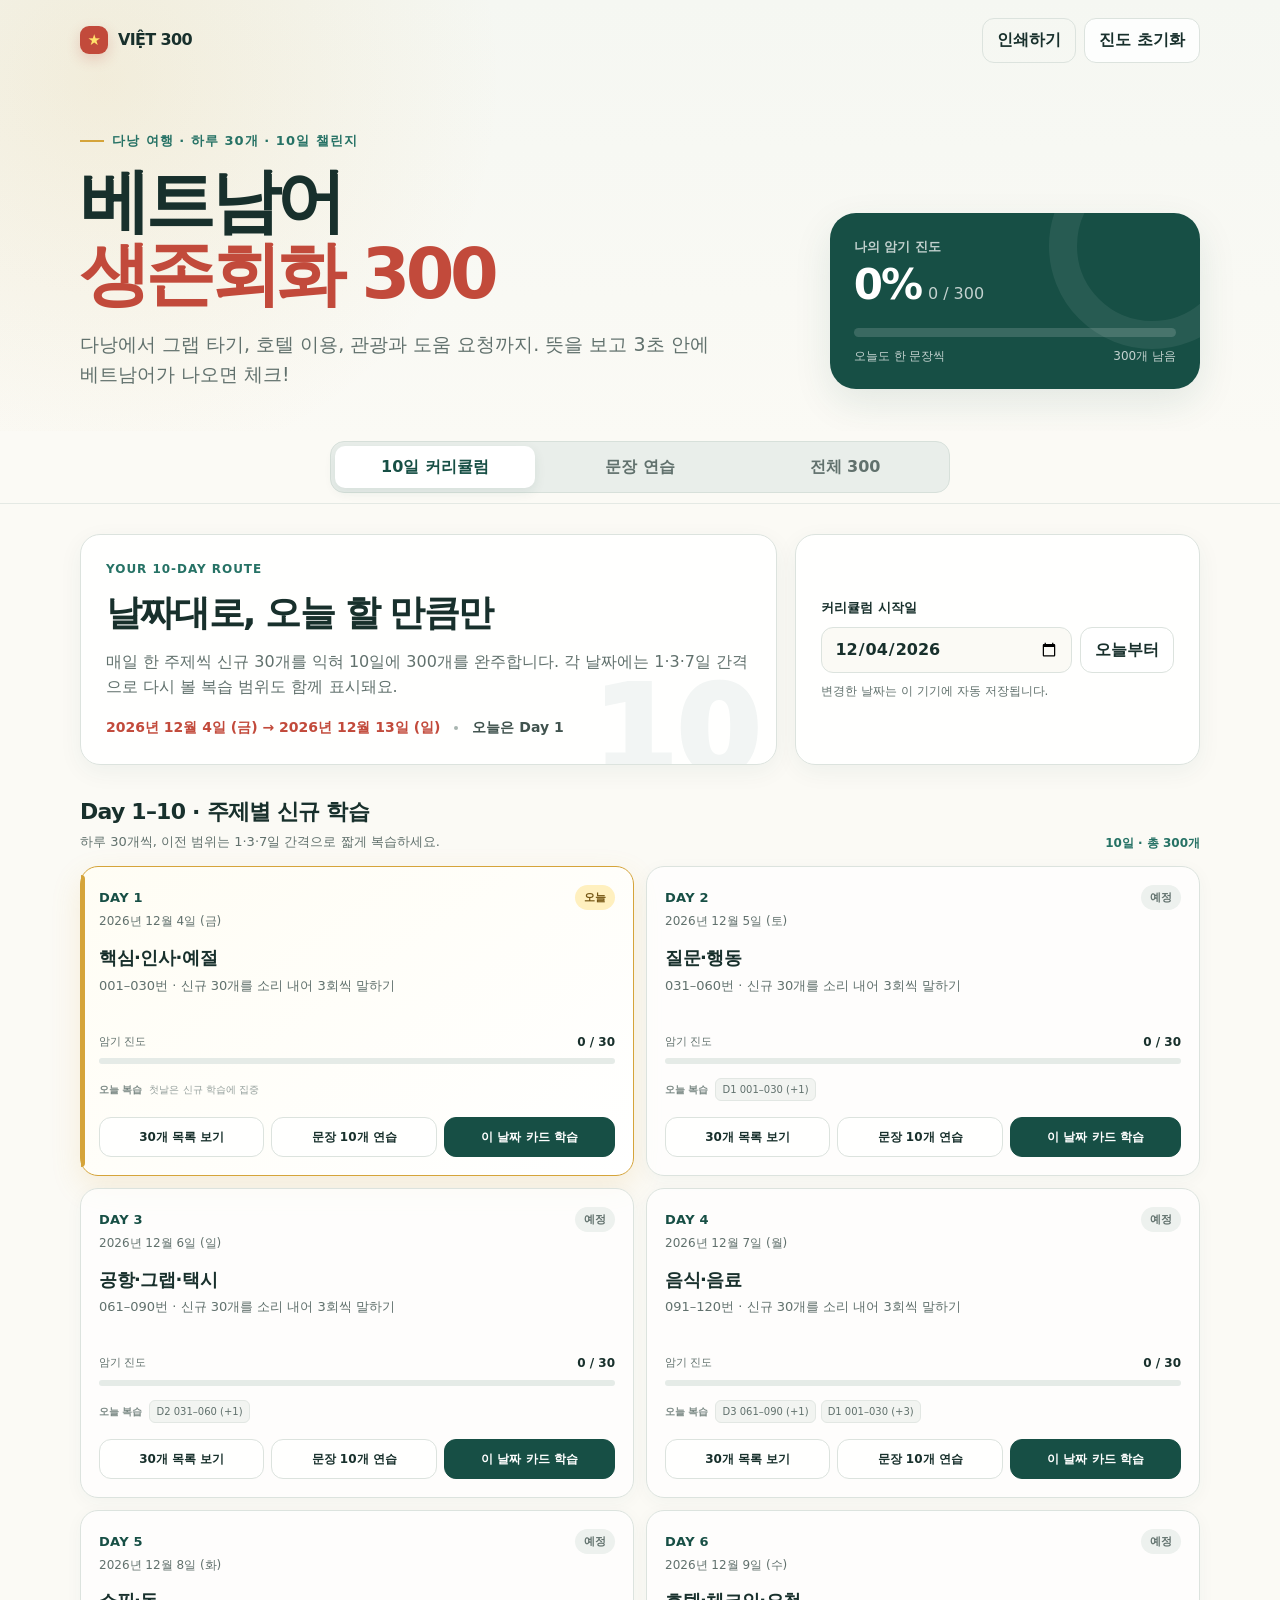
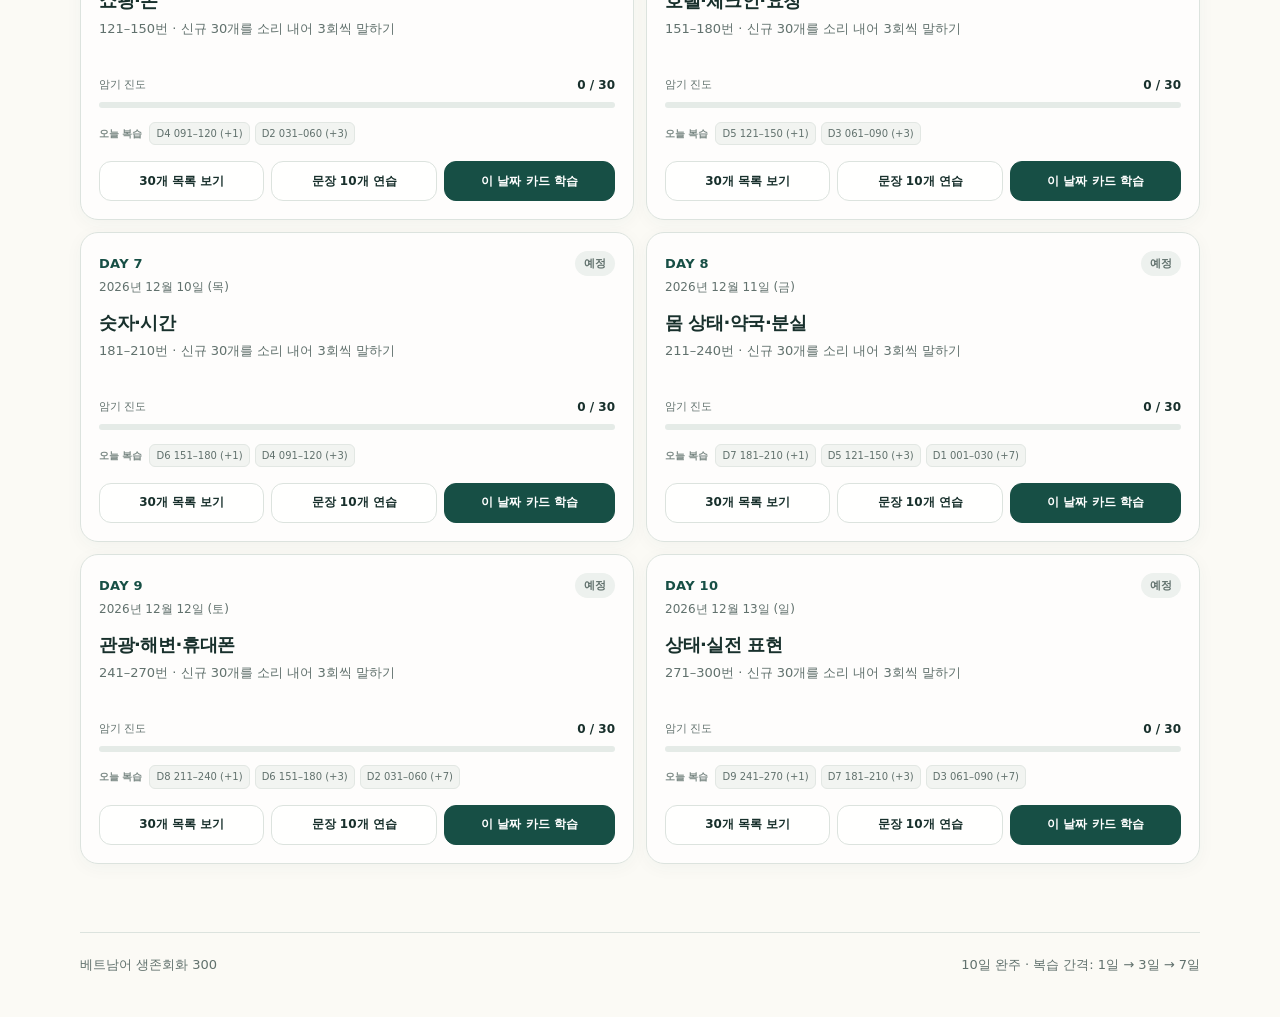
<file: index.html>
<!doctype html>
<html lang="ko">
<head>
  <meta charset="utf-8">
  <meta name="viewport" content="width=device-width, initial-scale=1">
  <meta name="theme-color" content="#174f45">
  <meta name="description" content="다낭 여행에 바로 쓰는 베트남어 300개를 하루 30개씩 날짜별 10일 커리큘럼과 문장·발음 연습으로 익히는 학습장">
  <title>베트남어 생존회화 300</title>
  <style>
    :root {
      --ink: #18302c;
      --muted: #61716d;
      --paper: #fbfaf5;
      --surface: #ffffff;
      --line: #dce3de;
      --green: #174f45;
      --green-2: #267265;
      --green-soft: #e8f2ed;
      --red: #c24a3b;
      --red-soft: #f9e9e5;
      --gold: #d5a43a;
      --shadow: 0 14px 38px rgba(23, 79, 69, .10);
      --radius: 20px;
    }

    * { box-sizing: border-box; }
    html { scroll-behavior: smooth; }
    body {
      margin: 0;
      color: var(--ink);
      background:
        radial-gradient(circle at 8% 3%, rgba(213, 164, 58, .13), transparent 25rem),
        linear-gradient(180deg, #f5f7f2 0, var(--paper) 28rem);
      font-family: Pretendard, "Noto Sans KR", "Apple SD Gothic Neo", system-ui, -apple-system, sans-serif;
      line-height: 1.55;
    }
    button, input { font: inherit; }
    button { color: inherit; }
    button, label { -webkit-tap-highlight-color: transparent; }
    .wrap { width: min(1120px, calc(100% - 32px)); margin: 0 auto; }
    .skip-link {
      position: fixed; left: 12px; top: -100px; z-index: 1000;
      padding: 10px 14px; color: white; background: var(--green); border-radius: 8px;
    }
    .skip-link:focus { top: 12px; }
    .site-header { padding: 18px 0 0; }
    .nav { display: flex; align-items: center; justify-content: space-between; gap: 16px; }
    .brand { display: flex; align-items: center; gap: 10px; font-weight: 850; letter-spacing: -.04em; }
    .flag-dot {
      width: 28px; height: 28px; display: grid; place-items: center; flex: 0 0 auto;
      color: #ffe16b; background: var(--red); border-radius: 9px; font-size: 15px;
      box-shadow: 0 5px 14px rgba(194, 74, 59, .22);
    }
    .nav-actions { display: flex; gap: 8px; }
    .btn {
      min-height: 44px; border: 1px solid var(--line); border-radius: 12px; padding: 9px 14px;
      background: rgba(255,255,255,.84); font-weight: 750; cursor: pointer; transition: .18s ease;
    }
    .btn:hover { transform: translateY(-1px); border-color: #adc2ba; box-shadow: 0 6px 16px rgba(23,79,69,.08); }
    .btn:disabled { opacity: .5; cursor: not-allowed; transform: none; box-shadow: none; }
    .btn:focus-visible, .chip:focus-visible, input:focus-visible, .learn-check:focus-within {
      outline: 3px solid rgba(213,164,58,.52); outline-offset: 2px;
    }
    .btn.primary { border-color: var(--green); color: white; background: var(--green); }
    .btn.primary:hover { background: #103f37; }
    .btn.ghost { background: transparent; }
    .hero {
      display: grid; grid-template-columns: 1.45fr .75fr; gap: 34px; align-items: end;
      padding: 62px 0 42px;
    }
    .eyebrow {
      display: inline-flex; align-items: center; gap: 8px; margin: 0 0 14px;
      color: var(--green-2); font-size: 13px; font-weight: 850; letter-spacing: .08em;
      text-transform: uppercase;
    }
    .eyebrow::before { content: ""; width: 24px; height: 2px; background: var(--gold); }
    h1 { margin: 0; max-width: 760px; font-size: clamp(38px, 7vw, 70px); line-height: 1.04; letter-spacing: -.065em; }
    h1 .accent { color: var(--red); }
    .lead { max-width: 650px; margin: 20px 0 0; color: var(--muted); font-size: clamp(16px, 2.5vw, 19px); }
    .progress-card {
      position: relative; overflow: hidden; padding: 24px; color: white;
      background: var(--green); border-radius: 26px; box-shadow: var(--shadow);
    }
    .progress-card::after {
      content: ""; position: absolute; width: 150px; height: 150px; right: -55px; top: -70px;
      border: 28px solid rgba(255,255,255,.07); border-radius: 50%;
    }
    .progress-label { margin: 0 0 4px; color: rgba(255,255,255,.73); font-size: 13px; font-weight: 800; }
    .progress-number { display: flex; align-items: baseline; gap: 7px; }
    .progress-number strong { font-size: 42px; line-height: 1.15; letter-spacing: -.05em; }
    .progress-number span { color: rgba(255,255,255,.74); }
    .bar { height: 9px; margin-top: 18px; overflow: hidden; background: rgba(255,255,255,.15); border-radius: 999px; }
    .bar > span { display: block; width: 0; height: 100%; background: #f3cd69; border-radius: inherit; transition: width .35s ease; }
    .progress-foot { display: flex; justify-content: space-between; margin-top: 10px; color: rgba(255,255,255,.74); font-size: 12px; }
    .toolbar-shell {
      position: sticky; top: 0; z-index: 20; padding: 10px 0;
      background: rgba(251,250,245,.88); backdrop-filter: blur(14px);
      border-bottom: 1px solid rgba(220,227,222,.75);
    }
    .view-switch {
      display: grid; grid-template-columns: repeat(3, minmax(0, 1fr)); gap: 5px;
      width: min(620px, 100%); margin: 0 auto; padding: 4px;
      background: #e9eeea; border: 1px solid #d7e0da; border-radius: 14px;
    }
    .view-tab {
      min-height: 42px; padding: 8px 14px; border: 0; border-radius: 10px;
      color: var(--muted); background: transparent; font-weight: 820; cursor: pointer;
    }
    .view-tab[aria-selected="true"] {
      color: var(--green); background: white; box-shadow: 0 4px 12px rgba(23,79,69,.09);
    }
    .view-tab:focus-visible { outline: 3px solid rgba(213,164,58,.52); outline-offset: 2px; }
    .word-tools { margin-top: 10px; }
    .toolbar { display: grid; grid-template-columns: 1fr auto; gap: 12px; align-items: center; }
    .search-wrap { position: relative; }
    .search-icon { position: absolute; left: 16px; top: 50%; transform: translateY(-50%); color: var(--muted); font-size: 18px; }
    #search {
      width: 100%; height: 50px; padding: 0 44px 0 46px; color: var(--ink);
      background: var(--surface); border: 1px solid var(--line); border-radius: 15px;
      box-shadow: 0 4px 14px rgba(23,79,69,.04);
    }
    #search::placeholder { color: #8c9995; }
    #wordsPanel { scroll-margin-top: 170px; }
    .clear-search {
      position: absolute; right: 8px; top: 7px; width: 36px; height: 36px; border: 0;
      border-radius: 50%; color: var(--muted); background: transparent; cursor: pointer;
    }
    .clear-search:hover { background: var(--green-soft); }
    .category-strip { display: flex; gap: 8px; padding: 14px 0 2px; overflow-x: auto; scrollbar-width: thin; }
    .chip {
      flex: 0 0 auto; min-height: 38px; padding: 7px 13px; border: 1px solid var(--line);
      border-radius: 999px; background: var(--surface); color: var(--muted); font-weight: 720; cursor: pointer;
    }
    .chip[aria-pressed="true"] { color: white; background: var(--green); border-color: var(--green); }
    main { padding: 30px 0 68px; }
    [hidden] { display: none !important; }

    .curriculum-head {
      display: grid; grid-template-columns: minmax(0, 1fr) minmax(280px, .58fr); gap: 18px;
      align-items: stretch; margin-bottom: 30px;
    }
    .curriculum-intro, .date-card {
      padding: 25px; background: rgba(255,255,255,.94); border: 1px solid var(--line);
      border-radius: var(--radius); box-shadow: 0 7px 25px rgba(23,79,69,.055);
    }
    .curriculum-intro { position: relative; overflow: hidden; }
    .curriculum-intro::after {
      content: "10"; position: absolute; right: 18px; bottom: -28px; z-index: 0;
      color: rgba(23,79,69,.055); font-size: 120px; font-weight: 950; line-height: 1;
    }
    .curriculum-intro > * { position: relative; z-index: 1; }
    .section-kicker {
      margin: 0 0 6px; color: var(--green-2); font-size: 12px; font-weight: 850;
      letter-spacing: .08em; text-transform: uppercase;
    }
    .curriculum-intro h2 { margin: 0; font-size: clamp(27px, 4vw, 36px); letter-spacing: -.05em; }
    .curriculum-copy { max-width: 660px; margin: 9px 0 18px; color: var(--muted); }
    .schedule-summary {
      display: flex; flex-wrap: wrap; align-items: center; gap: 8px 14px; margin: 0;
      color: #40534e; font-size: 14px; font-weight: 720;
    }
    .schedule-summary strong { color: var(--red); }
    .summary-dot { width: 4px; height: 4px; background: #a8b5b0; border-radius: 50%; }
    .date-card { display: flex; flex-direction: column; justify-content: center; }
    .date-card label { display: block; margin-bottom: 8px; font-size: 13px; font-weight: 820; }
    .date-row { display: grid; grid-template-columns: minmax(0, 1fr) auto; gap: 8px; }
    #startDate {
      width: 100%; min-height: 46px; padding: 9px 12px; color: var(--ink); background: var(--paper);
      border: 1px solid var(--line); border-radius: 12px; font-weight: 720;
    }
    .date-help { margin: 9px 0 0; color: var(--muted); font-size: 12px; }
    .phase + .phase { margin-top: 38px; }
    .phase-head { display: flex; align-items: end; justify-content: space-between; gap: 16px; margin-bottom: 14px; }
    .phase-head h3 { margin: 0; font-size: 22px; letter-spacing: -.035em; }
    .phase-head p { margin: 3px 0 0; color: var(--muted); font-size: 13px; }
    .phase-count { flex: 0 0 auto; color: var(--green-2); font-size: 12px; font-weight: 800; }
    .day-grid { display: grid; grid-template-columns: repeat(2, minmax(0, 1fr)); gap: 12px; }
    .day-card {
      position: relative; min-width: 0; padding: 18px; background: rgba(255,255,255,.94);
      border: 1px solid var(--line); border-radius: 18px; box-shadow: 0 4px 18px rgba(23,79,69,.04);
    }
    .day-card.today {
      border-color: var(--gold); background: linear-gradient(145deg, #fffdf4, #fff);
      box-shadow: 0 11px 30px rgba(213,164,58,.15);
    }
    .day-card.today::before {
      content: ""; position: absolute; inset: 8px auto 8px 0; width: 4px;
      background: var(--gold); border-radius: 0 999px 999px 0;
    }
    .day-card.completed { background: #f3f7f4; }
    .day-card.upcoming { background: rgba(255,255,255,.72); }
    .day-card.overdue { border-color: #e4c5bd; }
    .day-top { display: flex; align-items: start; justify-content: space-between; gap: 12px; }
    .day-label { color: var(--green); font-size: 13px; font-weight: 900; letter-spacing: .02em; }
    .day-date { display: block; margin-top: 2px; color: var(--muted); font-size: 12px; }
    .day-status {
      flex: 0 0 auto; padding: 4px 9px; border-radius: 999px; color: var(--muted);
      background: #edf1ee; font-size: 11px; font-weight: 850;
    }
    .today .day-status { color: #755613; background: #fff0bf; }
    .completed .day-status { color: var(--green); background: #dfeee7; }
    .overdue .day-status { color: #9d493c; background: var(--red-soft); }
    .day-card h4 { margin: 13px 0 4px; font-size: 18px; letter-spacing: -.025em; }
    .day-task { min-height: 43px; margin: 0; color: var(--muted); font-size: 13px; }
    .day-progress { margin-top: 14px; }
    .day-progress-head { display: flex; justify-content: space-between; gap: 12px; color: var(--muted); font-size: 11px; }
    .day-progress-head strong { color: var(--ink); font-size: 12px; }
    .mini-bar { height: 6px; margin-top: 7px; overflow: hidden; background: #e5ebe7; border-radius: 999px; }
    .mini-bar span { display: block; height: 100%; background: var(--green-2); border-radius: inherit; }
    .review-due {
      display: flex; flex-wrap: wrap; align-items: center; gap: 5px; margin-top: 13px; min-height: 25px;
    }
    .review-label { margin-right: 2px; color: #7b8985; font-size: 10px; font-weight: 850; }
    .review-chip {
      padding: 3px 6px; color: #61716d; background: #f2f4f1; border: 1px solid #e2e7e3;
      border-radius: 6px; font-size: 10px; white-space: nowrap;
    }
    .review-empty { color: #95a09d; font-size: 10px; }
    .day-actions { display: flex; flex-wrap: wrap; gap: 7px; margin-top: 15px; }
    .day-actions .btn { flex: 1 1 118px; min-height: 40px; padding: 7px 10px; font-size: 12px; }
    .day-actions .btn.primary { flex-grow: 1.12; }
    .sentence-head {
      display: flex; align-items: end; justify-content: space-between; gap: 18px;
      margin-bottom: 18px; padding: 24px; background: rgba(255,255,255,.94);
      border: 1px solid var(--line); border-radius: var(--radius); box-shadow: 0 7px 25px rgba(23,79,69,.055);
    }
    .sentence-head h2 { margin: 0; font-size: clamp(27px, 4vw, 36px); letter-spacing: -.05em; }
    .sentence-head p { max-width: 720px; margin: 8px 0 0; color: var(--muted); }
    .sentence-toolbar { display: flex; flex: 0 0 auto; gap: 8px; }
    .sentence-toolbar .btn[aria-pressed="true"] { color: var(--green); background: var(--green-soft); border-color: #a9c8bd; }
    .sentence-day-strip {
      display: flex; gap: 8px; margin-bottom: 18px; padding: 3px 1px 8px;
      overflow-x: auto; scrollbar-width: thin;
    }
    .sentence-day {
      flex: 0 0 auto; min-width: 76px; min-height: 46px; padding: 7px 12px;
      color: var(--muted); background: white; border: 1px solid var(--line);
      border-radius: 13px; font-weight: 800; cursor: pointer;
    }
    .sentence-day small { display: block; margin-top: 1px; font-size: 10px; font-weight: 650; }
    .sentence-day[aria-pressed="true"] { color: white; background: var(--green); border-color: var(--green); }
    .sentence-grid { display: grid; grid-template-columns: repeat(2, minmax(0, 1fr)); gap: 12px; }
    .sentence-card {
      min-width: 0; padding: 20px; background: rgba(255,255,255,.96);
      border: 1px solid var(--line); border-radius: 18px; box-shadow: 0 4px 18px rgba(23,79,69,.045);
    }
    .sentence-meta { display: flex; align-items: center; justify-content: space-between; gap: 12px; color: var(--muted); font-size: 11px; font-weight: 780; }
    .sentence-meta-actions { display: flex; align-items: center; justify-content: flex-end; gap: 8px; }
    .sentence-phrase-row { display: flex; align-items: flex-start; gap: 10px; margin: 13px 0 17px; }
    .sentence-vietnamese {
      flex: 1; min-width: 0; margin: 0; color: var(--ink); font-size: clamp(20px, 3.2vw, 26px);
      font-weight: 880; line-height: 1.35; letter-spacing: -.025em;
    }
    .sentence-speech-controls { display: flex; flex: 0 0 auto; gap: 6px; }
    .sentence-listen { min-height: 44px; padding: 7px 10px; font-size: 11px; white-space: nowrap; }
    .sentence-listen[aria-busy="true"] { color: var(--green); background: var(--green-soft); border-color: #a9c8bd; }
    .interlinear {
      display: flex; flex-wrap: wrap; align-items: flex-start; gap: 7px 5px;
      padding: 13px; background: var(--paper); border: 1px solid #e8ece8; border-radius: 13px;
    }
    .gloss-unit { display: inline-flex; flex-direction: column; align-items: flex-start; line-height: 1.2; }
    .gloss-vi { color: var(--green); font-size: 14px; font-weight: 820; }
    .gloss-ko { margin-top: 3px; color: #778681; font-size: 10px; font-weight: 650; }
    .sentence-targets { display: flex; flex-wrap: wrap; gap: 7px; margin-top: 12px; }
    .sentence-targets-label { flex-basis: 100%; color: var(--muted); font-size: 10px; font-weight: 820; letter-spacing: .03em; }
    .sentence-target {
      display: inline-flex; flex-direction: column; align-items: flex-start; padding: 6px 9px;
      color: #805c13; background: #fff5d7; border: 1px solid #efdca0;
      border-radius: 11px; font-size: 10px; font-weight: 750;
    }
    .sentence-target-main { display: block; }
    .sentence-target-word { font-weight: 850; }
    .sentence-target-pron { display: block; margin-top: 2px; color: #61736d; font-size: 10px; font-weight: 680; }
    .sentence-translation {
      margin-top: 14px; padding-top: 13px; border-top: 1px solid var(--line);
    }
    .translation-label { display: block; margin-bottom: 3px; color: var(--red); font-size: 10px; font-weight: 850; letter-spacing: .04em; }
    .translation-text { margin: 0; color: #334842; font-size: 15px; font-weight: 720; }
    .translations-hidden .translation-text, .translations-hidden .gloss-ko {
      color: transparent; background: #e3e9e5; border-radius: 4px; user-select: none;
    }
    .sentences-empty { padding: 60px 20px; color: var(--muted); text-align: center; border: 1px dashed var(--line); border-radius: var(--radius); }
    .scope-banner {
      display: flex; align-items: center; justify-content: space-between; gap: 12px;
      margin-bottom: 16px; padding: 11px 13px; color: var(--green); background: var(--green-soft);
      border: 1px solid #c9ddd5; border-radius: 13px; font-size: 13px; font-weight: 750;
    }
    .scope-banner .btn { flex: 0 0 auto; min-height: 36px; padding: 6px 10px; background: white; font-size: 11px; }
    .list-head { display: flex; justify-content: space-between; align-items: end; gap: 18px; margin-bottom: 18px; }
    .list-head h2 { margin: 0; font-size: 25px; letter-spacing: -.04em; }
    .result-count { margin: 3px 0 0; color: var(--muted); font-size: 14px; }
    .legend { color: var(--muted); font-size: 13px; text-align: right; }
    .word-grid { display: grid; grid-template-columns: repeat(2, minmax(0, 1fr)); gap: 12px; }
    .word-card {
      display: grid; grid-template-columns: 46px minmax(0,1.25fr) minmax(0,1fr) 42px;
      align-items: center; gap: 12px; min-height: 96px; padding: 16px;
      background: rgba(255,255,255,.94); border: 1px solid var(--line); border-radius: 17px;
      box-shadow: 0 4px 18px rgba(23,79,69,.045); transition: .2s ease;
    }
    .word-card:hover { border-color: #b8cbc4; box-shadow: 0 10px 26px rgba(23,79,69,.08); }
    .word-card.learned { background: #f2f7f3; }
    .word-card.learned .vietnamese { text-decoration: line-through; text-decoration-color: rgba(23,79,69,.3); }
    .num { color: #87938f; font-size: 12px; font-weight: 780; font-variant-numeric: tabular-nums; }
    .vietnamese { display: block; font-size: 19px; font-weight: 850; line-height: 1.28; letter-spacing: -.01em; }
    .pronunciation { display: block; margin-top: 4px; color: var(--green-2); font-size: 13px; }
    .meaning { color: #3d504b; font-size: 14px; }
    .learn-check {
      display: grid; place-items: center; width: 44px; height: 44px; justify-self: end;
      border: 1px solid var(--line); border-radius: 12px; background: var(--paper); cursor: pointer;
    }
    .learn-check:hover { border-color: var(--green-2); }
    .learn-check input { position: absolute; opacity: 0; width: 1px; height: 1px; }
    .checkmark {
      width: 20px; height: 20px; display: grid; place-items: center; border: 2px solid #9aaba6;
      border-radius: 7px; color: white; font-size: 13px; font-weight: 900;
    }
    .learn-check input:checked + .checkmark { border-color: var(--green); background: var(--green); }
    .learn-check input:checked + .checkmark::after { content: "✓"; }
    .empty {
      grid-column: 1 / -1; padding: 70px 20px; text-align: center; color: var(--muted);
      border: 1px dashed #bdcac5; border-radius: var(--radius);
    }
    .empty strong { display: block; margin-bottom: 5px; color: var(--ink); font-size: 18px; }
    .guide { margin-top: 54px; }
    .guide > h2 { margin: 0 0 18px; font-size: 25px; letter-spacing: -.04em; }
    .guide-grid { display: grid; grid-template-columns: 1.2fr .8fr; gap: 14px; }
    .plan-card { grid-column: 1 / -1; }
    details { background: var(--surface); border: 1px solid var(--line); border-radius: 18px; }
    summary { padding: 18px 20px; font-weight: 820; cursor: pointer; }
    .details-body { padding: 0 20px 20px; color: var(--muted); }
    .patterns { margin: 0; padding-left: 23px; }
    .patterns li + li { margin-top: 8px; }
    .patterns code { color: var(--green); background: var(--green-soft); border-radius: 5px; padding: 1px 5px; font-family: inherit; font-weight: 750; }
    .routine { margin: 0; padding-left: 21px; }
    .routine li + li { margin-top: 8px; }
    .plan-stages { display: grid; grid-template-columns: repeat(3, 1fr); gap: 10px; }
    .plan-stage { padding: 14px; background: var(--paper); border: 1px solid var(--line); border-radius: 13px; }
    .plan-stage strong { display: block; margin-bottom: 4px; color: var(--green); font-size: 13px; }
    .plan-stage span { font-size: 13px; }
    .notice {
      margin-top: 16px; padding: 15px 17px; color: #745b1f; background: #fff7df;
      border: 1px solid #edd99c; border-radius: 14px; font-size: 13px;
    }
    footer { padding: 0 0 42px; color: var(--muted); font-size: 13px; }
    .footer-inner { display: flex; justify-content: space-between; gap: 20px; padding-top: 22px; border-top: 1px solid var(--line); }

    .modal {
      position: fixed; inset: 0; z-index: 100; display: none; place-items: center; padding: 18px;
      background: rgba(15,35,31,.72); backdrop-filter: blur(9px);
    }
    .modal.open { display: grid; }
    .study-panel {
      width: min(650px, 100%); max-height: calc(100dvh - 36px); overflow: auto; padding: 18px;
      background: #f6f7f2; border-radius: 26px; box-shadow: 0 30px 90px rgba(0,0,0,.28);
    }
    .study-top { display: flex; justify-content: space-between; align-items: center; gap: 10px; }
    .study-meta { color: var(--muted); font-size: 13px; font-weight: 750; }
    .icon-btn {
      width: 44px; height: 44px; border: 1px solid var(--line); border-radius: 12px;
      background: white; font-size: 20px; cursor: pointer;
    }
    .flashcard {
      position: relative; width: 100%; min-height: 350px; margin-top: 14px; padding: 40px 30px;
      display: flex; flex-direction: column; align-items: center; justify-content: center;
      color: inherit; font: inherit; text-align: center; background: white; border: 1px solid var(--line); border-radius: 22px;
      box-shadow: var(--shadow); cursor: pointer; user-select: none;
    }
    .flash-category {
      position: absolute; top: 18px; left: 18px; padding: 5px 9px;
      color: var(--green-2); background: var(--green-soft); border-radius: 999px; font-size: 11px; font-weight: 800;
    }
    .flash-num { position: absolute; top: 22px; right: 20px; color: #8a9692; font-size: 12px; }
    .flash-prompt { color: var(--muted); font-size: 13px; font-weight: 760; }
    .flash-meaning { margin-top: 8px; font-size: clamp(25px, 6vw, 38px); font-weight: 870; line-height: 1.25; letter-spacing: -.045em; }
    .flash-answer { display: none; margin-top: 32px; padding-top: 26px; width: min(410px, 100%); border-top: 1px solid var(--line); }
    .flashcard.revealed .flash-answer { display: block; animation: rise .2s ease; }
    .flash-vietnamese { display: block; color: var(--red); font-size: clamp(26px, 6vw, 40px); font-weight: 900; line-height: 1.2; }
    .flash-pron { display: block; margin-top: 8px; color: var(--green-2); font-weight: 700; }
    .reveal-hint { margin-top: 26px; color: #8b9793; font-size: 12px; }
    .flashcard.revealed .reveal-hint { display: none; }
    @keyframes rise { from { opacity: 0; transform: translateY(7px); } }
    .study-actions { display: grid; grid-template-columns: auto repeat(5, 1fr); gap: 9px; margin-top: 12px; }
    .study-actions .btn { min-height: 48px; }
    .btn.shuffle[aria-pressed="true"] { color: var(--green); background: var(--green-soft); border-color: #a9c8bd; }
    .study-help { margin: 10px 3px 0; color: #788681; font-size: 11px; text-align: center; }
    .flash-answer-meaning { display: none; margin-top: 10px; color: #41534e; font-size: 16px; font-weight: 760; }
    .flashcard.listening .flash-answer-meaning { display: block; }
    body.modal-open { overflow: hidden; }
    .sr-only {
      position: absolute !important; width: 1px !important; height: 1px !important; padding: 0 !important;
      margin: -1px !important; overflow: hidden !important; clip: rect(0,0,0,0) !important; white-space: nowrap !important; border: 0 !important;
    }

    @media (max-width: 760px) {
      .wrap { width: min(100% - 22px, 660px); }
      .site-header { padding-top: 12px; }
      .brand span:last-child { font-size: 14px; }
      .nav-actions .btn.ghost { display: none; }
      .hero { grid-template-columns: 1fr; gap: 26px; padding: 42px 0 30px; }
      .progress-card { padding: 20px; }
      .curriculum-head { grid-template-columns: 1fr; }
      .sentence-head { align-items: stretch; flex-direction: column; }
      .sentence-toolbar { width: 100%; }
      .sentence-toolbar .btn { flex: 1; }
      .sentence-grid { grid-template-columns: 1fr; }
      .day-grid { grid-template-columns: 1fr; }
      .toolbar { grid-template-columns: 1fr auto; }
      #studyButton span { display: none; }
      .word-grid { grid-template-columns: 1fr; }
      .word-card { grid-template-columns: 40px minmax(0,1.25fr) minmax(0,1fr) 40px; min-height: 88px; padding: 13px; gap: 8px; }
      .vietnamese { font-size: 17px; }
      .meaning { font-size: 13px; }
      .guide-grid { grid-template-columns: 1fr; }
      .plan-card { grid-column: auto; }
      .plan-stages { grid-template-columns: 1fr; }
      .footer-inner { flex-direction: column; gap: 5px; }
    }
    @media (max-width: 440px) {
      .word-card { grid-template-columns: 34px minmax(0,1fr) 38px; }
      .meaning { grid-column: 2; margin-top: -3px; }
      .learn-check { grid-column: 3; grid-row: 1 / span 2; }
      .toolbar-shell { padding-top: 7px; }
      .view-tab { padding-inline: 8px; font-size: 13px; }
      .curriculum-intro, .date-card { padding: 19px; }
      .date-row { grid-template-columns: 1fr; }
      .date-row .btn { width: 100%; }
      .phase-head { align-items: start; }
      .phase-count { display: none; }
      .day-card { padding: 16px; }
      .sentence-meta { align-items: flex-start; }
      .sentence-meta-actions { align-items: flex-end; flex-direction: column; gap: 5px; }
      .sentence-phrase-row { flex-direction: column; }
      .sentence-speech-controls { width: 100%; }
      .sentence-listen { flex: 1; }
      .scope-banner { align-items: start; flex-direction: column; }
      .list-head { align-items: start; }
      .legend { display: none; }
      .flashcard { min-height: 330px; padding-inline: 20px; }
      .study-actions {
        position: sticky; bottom: 0; z-index: 2; grid-template-columns: 1fr 1fr;
        padding: 10px 0 calc(10px + env(safe-area-inset-bottom)); background: #f6f7f2;
      }
      .study-actions .shuffle { grid-column: 1 / -1; }
    }

    @media (prefers-reduced-motion: reduce) {
      *, *::before, *::after { scroll-behavior: auto !important; animation: none !important; transition: none !important; }
    }

    @media print {
      @page { margin: 12mm; }
      body { background: white; color: black; font-size: 10pt; }
      .site-header, .toolbar-shell, .nav-actions, .progress-card, .legend, .guide, #curriculumPanel, #sentencesPanel, footer, .modal, .learn-check, .scope-banner { display: none !important; }
      .hero { display: block; padding: 0 0 8mm; }
      h1 { font-size: 25pt; }
      .lead { margin-top: 3mm; font-size: 10pt; }
      main { padding: 0; }
      .list-head { margin-bottom: 4mm; }
      .word-grid { grid-template-columns: repeat(2, 1fr); gap: 2mm; }
      .word-card, .word-card.learned { display: grid; grid-template-columns: 9mm 1.15fr 1fr; min-height: 0; padding: 2.5mm; break-inside: avoid; box-shadow: none; background: white; border-radius: 2mm; }
      .word-card.learned .vietnamese { text-decoration: none; }
      .vietnamese { font-size: 11pt; }
      .pronunciation, .meaning, .num { color: #333; font-size: 8.5pt; }
    }
  </style>
</head>
<body>
  <a class="skip-link" href="#mainContent">학습 내용으로 건너뛰기</a>

  <header class="site-header">
    <div class="wrap nav">
      <div class="brand"><span class="flag-dot" aria-hidden="true">★</span><span>VIỆT 300</span></div>
      <div class="nav-actions">
        <button class="btn ghost" id="printButton" type="button">인쇄하기</button>
        <button class="btn" id="resetButton" type="button">진도 초기화</button>
      </div>
    </div>
  </header>

  <section class="wrap hero" aria-labelledby="pageTitle">
    <div>
      <p class="eyebrow">다낭 여행 · 하루 30개 · 10일 챌린지</p>
      <h1 id="pageTitle">베트남어<br><span class="accent">생존회화 300</span></h1>
      <p class="lead">다낭에서 그랩 타기, 호텔 이용, 관광과 도움 요청까지. 뜻을 보고 3초 안에 베트남어가 나오면 체크!</p>
    </div>
    <aside class="progress-card" aria-label="전체 학습 진도">
      <p class="progress-label">나의 암기 진도</p>
      <div class="progress-number"><strong id="progressPercent">0%</strong><span id="progressFraction">0 / 300</span></div>
      <div class="bar" aria-hidden="true"><span id="progressBar"></span></div>
      <div class="progress-foot"><span>오늘도 한 문장씩</span><span id="remainingText">300개 남음</span></div>
    </aside>
  </section>

  <div class="toolbar-shell">
    <div class="wrap">
      <div class="view-switch" role="tablist" aria-label="학습 화면 선택">
        <button class="view-tab" id="curriculumTab" type="button" role="tab" aria-selected="true" aria-controls="curriculumPanel">10일 커리큘럼</button>
        <button class="view-tab" id="sentencesTab" type="button" role="tab" aria-selected="false" aria-controls="sentencesPanel" tabindex="-1">문장 연습</button>
        <button class="view-tab" id="wordsTab" type="button" role="tab" aria-selected="false" aria-controls="wordsPanel" tabindex="-1">전체 300</button>
      </div>
      <div class="word-tools" id="wordTools" hidden>
        <div class="toolbar">
          <div class="search-wrap">
            <label class="sr-only" for="search">베트남어, 발음 또는 뜻 검색</label>
            <span class="search-icon" aria-hidden="true">⌕</span>
            <input id="search" type="search" autocomplete="off" placeholder="베트남어·발음·뜻 검색">
            <button class="clear-search" id="clearSearch" type="button" aria-label="검색어 지우기" hidden>×</button>
          </div>
          <button class="btn primary" id="studyButton" type="button">암기카드 <span>시작</span></button>
        </div>
        <nav class="category-strip" id="categoryStrip" aria-label="주제별 필터"></nav>
      </div>
    </div>
  </div>

  <main class="wrap" id="mainContent">
    <section id="curriculumPanel" role="tabpanel" aria-labelledby="curriculumTab">
      <div class="curriculum-head">
        <div class="curriculum-intro">
          <p class="section-kicker">Your 10-day route</p>
          <h2>날짜대로, 오늘 할 만큼만</h2>
          <p class="curriculum-copy">매일 한 주제씩 신규 30개를 익혀 10일에 300개를 완주합니다. 각 날짜에는 1·3·7일 간격으로 다시 볼 복습 범위도 함께 표시돼요.</p>
          <p class="schedule-summary" id="scheduleSummary" aria-live="polite"></p>
        </div>
        <div class="date-card">
          <label for="startDate">커리큘럼 시작일</label>
          <div class="date-row">
            <input id="startDate" type="date" aria-describedby="dateHelp">
            <button class="btn" id="todayStartButton" type="button">오늘부터</button>
          </div>
          <p class="date-help" id="dateHelp">변경한 날짜는 이 기기에 자동 저장됩니다.</p>
        </div>
      </div>
      <div id="curriculumList" aria-label="10일 학습 일정"></div>
    </section>

    <section id="sentencesPanel" role="tabpanel" aria-labelledby="sentencesTab" hidden>
      <div class="sentence-head">
        <div>
          <p class="section-kicker">Words in context</p>
          <h2 id="sentencesTitle" tabindex="-1">단어를 문장으로 연결하기</h2>
          <p>하루 단어 30개를 핵심 문장 10개로 연습합니다. 문장은 보통·느린 속도로 듣고, 노란 단어표에서 한글 읽기 힌트를 확인하세요. 음성은 기기 환경에 따라 다를 수 있어요.</p>
        </div>
        <div class="sentence-toolbar">
          <button class="btn" id="toggleSentenceMeanings" type="button" aria-pressed="false">뜻 가리기</button>
        </div>
      </div>
      <nav class="sentence-day-strip" id="sentenceDayStrip" aria-label="문장 연습 날짜 선택"></nav>
      <p class="sr-only" id="sentenceStatus" aria-live="polite"></p>
      <div class="sentence-grid" id="sentenceList"></div>
    </section>

    <section id="wordsPanel" role="tabpanel" aria-labelledby="wordsTab" hidden>
      <div class="scope-banner" id="scopeBanner" hidden>
        <span id="scopeText"></span>
        <button class="btn" id="clearScope" type="button">전체 300개로</button>
      </div>
      <section aria-labelledby="listTitle">
      <div class="list-head">
        <div>
          <h2 id="listTitle" tabindex="-1">전체 표현</h2>
          <p class="result-count" id="resultCount" aria-live="polite">300개 표현</p>
        </div>
        <p class="legend">외웠다면 오른쪽 체크 ✓</p>
      </div>
      <div class="word-grid" id="wordList"></div>
      </section>

      <section class="guide" aria-labelledby="guideTitle">
      <h2 id="guideTitle">외우는 방법</h2>
      <div class="guide-grid">
        <details open>
          <summary>반드시 외울 문장 틀 10개</summary>
          <div class="details-body">
            <ol class="patterns">
              <li><code>Tôi muốn ___.</code> — 저는 ___을 원해요.</li>
              <li><code>Tôi cần ___.</code> — 저는 ___이 필요해요.</li>
              <li><code>Cho tôi ___, được không ạ?</code> — ___을 주시겠어요?</li>
              <li><code>Tôi muốn đi đến ___.</code> — ___에 가고 싶어요.</li>
              <li><code>___ ở đâu?</code> — ___은 어디예요?</li>
              <li><code>Có ___ không?</code> — ___이 있나요?</li>
              <li><code>___ bao nhiêu tiền?</code> — ___은 얼마예요?</li>
              <li><code>Tôi có thể ___ không?</code> — 제가 ___해도 되나요?</li>
              <li><code>Tôi không hiểu. Xin nói chậm / nói lại.</code> — 이해 못 했어요. 천천히 / 다시 말해 주세요.</li>
              <li><code>Tôi bị đau ___. Tôi cần bác sĩ.</code> — ___이 아파요. 의사가 필요해요.</li>
            </ol>
          </div>
        </details>
        <details open>
          <summary>하루 25분 루틴</summary>
          <div class="details-body">
            <ol class="routine">
              <li>전날 복습 <strong>5분</strong></li>
              <li>신규 단어 듣고 따라 말하기 <strong>10분</strong></li>
              <li>뜻을 가리고 회상하기 <strong>7분</strong></li>
              <li>문장 틀에 끼워 말하기 <strong>3분</strong></li>
            </ol>
            <p class="notice"><strong>발음 안내</strong><br>한글 표기는 북부 표준 발음에 가까운 읽기 힌트입니다. 성조는 발음 듣기와 베트남어 철자를 함께 확인하세요. 음성은 기기·브라우저의 베트남어 음성을 사용해 환경에 따라 다를 수 있습니다.</p>
          </div>
        </details>
        <details class="plan-card">
          <summary>10일 암기 계획</summary>
          <div class="details-body">
            <div class="plan-stages">
              <div class="plan-stage"><strong>매일 신규</strong><span>주제별 30개를 듣고 따라 말하기</span></div>
              <div class="plan-stage"><strong>간격 복습</strong><span>1일·3일·7일 전에 배운 범위 다시 보기</span></div>
              <div class="plan-stage"><strong>10일 완주</strong><span>하루 30개 × 10일로 전체 300개 학습</span></div>
            </div>
          </div>
        </details>
      </div>
      </section>
    </section>
  </main>

  <p class="sr-only" id="speechStatus" aria-live="polite" aria-atomic="true"></p>

  <footer>
    <div class="wrap footer-inner"><span>베트남어 생존회화 300</span><span>10일 완주 · 복습 간격: 1일 → 3일 → 7일</span></div>
  </footer>

  <div class="modal" id="studyModal" role="dialog" aria-modal="true" aria-labelledby="studyTitle" aria-hidden="true">
    <section class="study-panel">
      <div class="study-top">
        <div>
          <strong id="studyTitle">암기카드</strong>
          <div class="study-meta" id="studyMeta" aria-live="polite"></div>
        </div>
        <button class="icon-btn" id="closeStudy" type="button" aria-label="암기카드 닫기">×</button>
      </div>
      <button class="flashcard" id="flashcard" type="button" aria-label="정답 보기">
        <span class="flash-category" id="flashCategory"></span>
        <span class="flash-num" id="flashNum"></span>
        <span class="flash-prompt" id="flashPrompt">뜻을 보고 베트남어로 말해보세요</span>
        <span class="flash-meaning" id="flashMeaning"></span>
        <span class="flash-answer" id="flashAnswer">
          <span class="flash-vietnamese" id="flashVietnamese" lang="vi"></span>
          <span class="flash-pron" id="flashPron"></span>
          <span class="flash-answer-meaning" id="flashAnswerMeaning"></span>
        </span>
        <span class="reveal-hint">카드를 누르면 정답이 보여요</span>
      </button>
      <div class="study-actions">
        <button class="btn shuffle" id="shuffleButton" type="button" aria-pressed="false">순서 섞기</button>
        <button class="btn" id="listenButton" type="button">발음 듣기</button>
        <button class="btn" id="revealButton" type="button">정답 보기</button>
        <button class="btn" id="againButton" type="button">다시 볼래요</button>
        <button class="btn" id="learnedButton" type="button">외웠어요 ✓</button>
        <button class="btn primary" id="nextButton" type="button">다음 카드</button>
      </div>
      <p class="study-help">Space 정답 보기 · → 다음 · L 외움 표시 · Esc 닫기 · 음성은 기기의 베트남어 음성을 사용해요</p>
    </section>
  </div>

  <script>
    "use strict";

    const RAW = [
      ["xin chào","씬 짜오","안녕하세요"],
      ["cảm ơn","깜 언","감사합니다"],
      ["xin lỗi","씬 로이","미안합니다 / 실례합니다"],
      ["không sao","콩 싸오","괜찮아요"],
      ["vâng","벙","네(북부에서 흔함)"],
      ["dạ","자 / 야","네·예(공손)"],
      ["không","콩","아니요 / 안"],
      ["được","드억","돼요 / 좋아요"],
      ["không được","콩 드억","안 돼요"],
      ["làm ơn","람 언","부탁합니다 / 제발"],
      ["giúp tôi","줍 또이","도와주세요"],
      ["tôi","또이","나 / 저"],
      ["bạn","반","친구; 또래·친근한 상대를 부르는 말"],
      ["anh","아잉","연상 남성 호칭"],
      ["chị","찌","연상 여성 호칭"],
      ["em","엠","어린 사람·동생 호칭"],
      ["ông","옹","연장자 남성·할아버지"],
      ["bà","바","연장자 여성·할머니"],
      ["chúng tôi","쭝 또이","우리(상대방 제외)"],
      ["người Hàn Quốc","응으어이 한 꾸옥","한국인"],
      ["tiếng Việt","띠엥 비엣","베트남어"],
      ["tiếng Anh","띠엥 아잉","영어"],
      ["tôi không hiểu","또이 콩 히에우","이해 못 해요"],
      ["xin nói chậm lại","씬 노이 쩜 라이","좀 더 천천히 말해 주세요"],
      ["xin nói lại","씬 노이 라이","다시 말해 주세요"],
      ["xin viết ra","씬 비엣 자","적어 주세요"],
      ["đúng","둥","맞아요"],
      ["sai","싸이","틀려요"],
      ["tốt","똣","좋아요 / 좋은"],
      ["cẩn thận","껀 턴","조심하세요"],
      ["ai","아이","누구"],
      ["gì","지","무엇"],
      ["ở đâu","어 더우","어디에"],
      ["khi nào","키 나오","언제"],
      ["tại sao","따이 싸오","왜"],
      ["như thế nào","느 테 나오","어떻게"],
      ["bao nhiêu","바오 니에우","얼마 / 몇"],
      ["cái này","까이 나이","이것"],
      ["cái kia","까이 끼어","저것"],
      ["có","꼬","있다 / 가지다"],
      ["có không?","꼬 콩?","있어요?"],
      ["muốn","무온","원하다"],
      ["cần","껀","필요하다"],
      ["biết","비엣","알다"],
      ["tìm","띰","찾다"],
      ["đi","디","가다"],
      ["đến","덴","오다 / 도착하다"],
      ["về","베","돌아가다"],
      ["vào","바오","들어가다"],
      ["ra","자","나가다"],
      ["dừng lại","증 라이","멈추세요"],
      ["chờ","쩌","기다리다"],
      ["mở","머","열다"],
      ["đóng","동","닫다"],
      ["xem","쎔","보다"],
      ["nghe","응에","듣다"],
      ["ăn","안","먹다"],
      ["uống","우옹","마시다"],
      ["ngủ","응우","자다"],
      ["gọi","고이","부르다 / 전화하다"],
      ["sân bay","썬 바이","공항"],
      ["nhà ga quốc tế","냐 가 꾸옥 떼","국제선 터미널"],
      ["nhà ga nội địa","냐 가 노이 디어","국내선 터미널"],
      ["sảnh đến","싸잉 덴","도착 로비"],
      ["cửa ra","끄어 자","출구"],
      ["điểm đón","디엠 돈","픽업 지점 / 만날 곳"],
      ["tài xế","따이 쎄","운전기사"],
      ["biển số xe","비엔 쏘 쎄","차량 번호 / 번호판"],
      ["đặt xe","닷 쎄","차량을 호출·예약하다"],
      ["địa chỉ","디어 찌","주소"],
      ["khách sạn","칵 산","호텔"],
      ["cốp xe","꼽 쎄","자동차 트렁크"],
      ["va li","바 리","여행 가방 / 캐리어"],
      ["taxi","딱 씨","택시"],
      ["phí sân bay","피 썬 바이","공항 진출입 관련 요금 (차량)"],
      ["lên xe","렌 쎄","차에 타다"],
      ["xuống xe","쑤옹 쎄","차에서 내리다"],
      ["rẽ trái","제 짜이","좌회전하다"],
      ["rẽ phải","제 파이","우회전하다"],
      ["đi thẳng","디 탕","직진하다"],
      ["gần","건","가깝다 / 가까운"],
      ["xa","싸","멀다 / 먼"],
      ["bên cạnh","벤 까잉","옆"],
      ["đối diện","도이 지엔","맞은편"],
      ["ở đây","어 더이","여기에 / 여기에서"],
      ["ở đó","어 도","거기에 / 거기에서"],
      ["nhà vệ sinh","냐 베 씽","화장실"],
      ["bản đồ","반 도","지도"],
      ["vị trí","비 찌","위치"],
      ["điểm đến","디엠 덴","목적지"],
      ["nhà hàng","냐 항","식당"],
      ["quán ăn","꽌 안","음식점"],
      ["thực đơn","특 던","메뉴"],
      ["món ăn","몬 안","요리 / 음식"],
      ["cơm","껌","밥 / 식사"],
      ["phở","퍼","쌀국수"],
      ["bánh mì","바잉 미","반미 / 빵"],
      ["bún","분","가는 쌀국수"],
      ["thịt","팃","고기"],
      ["bò","보","소 / 쇠고기"],
      ["gà","가","닭 / 닭고기"],
      ["heo","헤오","돼지 / 돼지고기(남부)"],
      ["cá","까","생선"],
      ["hải sản","하이 산","해산물"],
      ["rau","자우","채소"],
      ["trái cây","짜이 꺼이","과일(남부)"],
      ["nước","느억","물 / 음료"],
      ["cà phê","까 페","커피"],
      ["bia","비어","맥주"],
      ["trà","짜","차"],
      ["sữa","쓰어","우유"],
      ["đá","다","얼음"],
      ["nóng","농","뜨거운"],
      ["lạnh","라잉","차가운"],
      ["cay","까이","매운"],
      ["ngọt","응엇","단"],
      ["đồ chay","도 짜이","채식 음식"],
      ["ngon","응언","맛있는"],
      ["dị ứng","지 응","알레르기"],
      ["không cay","콩 까이","안 맵게"],
      ["cửa hàng","끄어 항","가게"],
      ["chợ","쩌","시장"],
      ["siêu thị","씨에우 티","슈퍼마켓"],
      ["mua","무어","사다"],
      ["bán","반","팔다"],
      ["giá","자","가격"],
      ["tiền","띠엔","돈"],
      ["đồng","동","동(베트남 화폐)"],
      ["tiền mặt","띠엔 맛","현금"],
      ["thẻ","테","카드"],
      ["hóa đơn","호아 던","계산서 / 청구서"],
      ["biên lai","비엔 라이","영수증"],
      ["rẻ","제","싸다"],
      ["đắt","닷","비싸다"],
      ["giảm giá","잠 자","할인"],
      ["mặc cả","막 까","흥정"],
      ["kích cỡ","끽 꺼","사이즈"],
      ["nhỏ","뇨","작은"],
      ["lớn","런","큰"],
      ["màu","마우","색"],
      ["đỏ","도","빨간색"],
      ["xanh","싸잉","파란색 / 초록색"],
      ["đen","댄","검은색"],
      ["trắng","짱","흰색"],
      ["thử","트","입어보다 / 시험하다"],
      ["đổi","도이","교환하다 / 바꾸다"],
      ["trả lại","짜 라이","반품하다 / 돌려주다"],
      ["mở cửa","머 끄어","영업 중 / 문을 열다"],
      ["đóng cửa","동 끄어","영업 종료 / 문을 닫다"],
      ["hết hàng","헷 항","품절"],
      ["đặt phòng","닷 퐁","객실을 예약하다"],
      ["mã đặt phòng","마 닷 퐁","예약 번호"],
      ["nhận phòng","년 퐁","체크인하다"],
      ["trả phòng","짜 퐁","체크아웃하다"],
      ["nhận phòng sớm","년 퐁 썸","일찍 체크인하다"],
      ["trả phòng muộn","짜 퐁 무온","늦게 체크아웃하다"],
      ["lễ tân","레 떤","프런트 / 접수처"],
      ["thẻ phòng","테 퐁","객실 카드키"],
      ["hộ chiếu","호 찌에우","여권"],
      ["tiền đặt cọc","띠엔 닷 꼭","보증금"],
      ["hành lý","한 리","짐 / 수하물"],
      ["gửi hành lý","그이 한 리","짐을 맡기다"],
      ["lấy hành lý","러이 한 리","짐을 찾다"],
      ["phụ thu","푸 투","추가 요금 / 추가로 받다"],
      ["bữa sáng","브어 상","조식 / 아침 식사"],
      ["Wi-Fi","와이파이","와이파이"],
      ["mật khẩu","멋 커우","비밀번호"],
      ["điều hòa","디에우 화","에어컨 (máy lạnh라고도 해요)"],
      ["nước nóng","느억 농","온수"],
      ["khăn tắm","칸 땀","목욕 수건"],
      ["giấy vệ sinh","저이 베 씽","화장지"],
      ["dọn phòng","존 퐁","객실을 청소하다"],
      ["đổi phòng","도이 퐁","방을 바꾸다"],
      ["không hoạt động","콩 호앗 동","작동하지 않다"],
      ["yên tĩnh","이엔 띵","조용한"],
      ["thang máy","탕 마이","엘리베이터"],
      ["tầng","떵","층"],
      ["hồ bơi","호 버이","수영장"],
      ["giặt ủi","잣 우이","세탁·다림질"],
      ["nước uống miễn phí","느억 우옹 미엔 피","무료로 제공되는 마실 물"],
      ["số không","소 콩","숫자 0"],
      ["một","못","1"],
      ["hai","하이","2"],
      ["ba","바","3"],
      ["bốn","본","4"],
      ["năm","남","5"],
      ["sáu","사우","6"],
      ["bảy","바이","7"],
      ["tám","땀","8"],
      ["chín","찐","9"],
      ["mười","므어이","10"],
      ["trăm","짬","백 / 100"],
      ["nghìn / ngàn","응인 / 응안","천 / 1,000(북부 / 남부)"],
      ["triệu","찌에우","백만 / 1,000,000"],
      ["mấy giờ?","머이 저?","몇 시예요?"],
      ["giờ","저","시 / 시간"],
      ["phút","풋","분"],
      ["hôm nay","홈 나이","오늘"],
      ["ngày mai","응아이 마이","내일"],
      ["hôm qua","홈 꽈","어제"],
      ["buổi sáng","부오이 상","아침"],
      ["buổi trưa","부오이 쯔어","정오 / 점심때"],
      ["buổi chiều","부오이 찌에우","오후"],
      ["buổi tối","부오이 또이","저녁 / 밤"],
      ["bây giờ","버이 저","지금"],
      ["sớm","썸","일찍 / 이른"],
      ["muộn","무온","늦게 / 늦은"],
      ["bao lâu?","바오 러우?","얼마나 오래요?"],
      ["mấy ngày?","머이 응아이?","며칠이요?"],
      ["mươi","므어이","20·30 등에서 쓰는 ‘십’"],
      ["bệnh viện","벤 비엔","병원"],
      ["bác sĩ","박 씨","의사"],
      ["sốt","솟","열 / 발열"],
      ["nhà thuốc","냐 투옥","약국"],
      ["dược sĩ","즈억 씨","약사"],
      ["thuốc","투옥","약"],
      ["đau bụng","다우 붕","배가 아프다 / 복통"],
      ["tiêu chảy","띠에우 짜이","설사"],
      ["buồn nôn","부온 논","메스꺼움"],
      ["đau đầu","다우 더우","두통"],
      ["thuốc này dùng thế nào?","투옥 나이 중 테 나오?","이 약은 어떻게 사용하나요?"],
      ["trước hay sau khi ăn?","쯔억 하이 싸우 키 안?","식전인가요, 식후인가요?"],
      ["băng cá nhân","방 까 년","반창고"],
      ["vết thương","벳 트엉","상처"],
      ["chảy máu","짜이 마우","피가 나다"],
      ["khó thở","커 터","숨쉬기 힘들다"],
      ["gọi xe cấp cứu giúp tôi","고이 쎄 껍 끄우 줍 또이","구급차를 불러 주세요"],
      ["cứu tôi với!","끄우 또이 버이!","살려 주세요!"],
      ["tôi bị mất…","또이 비 멋…","…을 잃어버렸어요"],
      ["ví","비","지갑"],
      ["đồ thất lạc","도 텃 락","분실물"],
      ["tôi để quên…","또이 데 꾸엔…","…을 두고 왔어요"],
      ["túi xách","뚜이 싹","가방 / 핸드백"],
      ["liên hệ","리엔 헤","연락하다"],
      ["tôi bị mất cắp…","또이 비 멋 깝…","…을 도난당했어요"],
      ["gọi cảnh sát giúp tôi","고이 까잉 삿 줍 또이","경찰을 불러 주세요"],
      ["trình báo","찐 바오","경찰 등에 신고하다"],
      ["bảo hiểm du lịch","바오 히엠 주 릭","여행자보험"],
      ["hồ sơ y tế","호 써 이 떼","진료 기록 / 의료 기록"],
      ["hóa đơn viện phí","호아 던 비엔 피","병원비 청구서 / 병원비 영수증"],
      ["điện thoại","디엔 토아이","휴대폰 / 전화"],
      ["thẻ SIM","테 심","유심 카드"],
      ["không có mạng","콩 꼬 망","인터넷이 안 돼요"],
      ["bộ sạc","보 삭","충전기"],
      ["pin dự phòng","삔 즈 퐁","보조배터리"],
      ["số điện thoại","소 디엔 토아이","전화번호"],
      ["tin nhắn","띤 냔","문자 / 메시지"],
      ["gửi vị trí","그이 비 찌","위치를 보내다"],
      ["phí vào cửa","피 바오 끄어","입장료"],
      ["bao gồm","바오 곰","포함하다"],
      ["cáp treo","깝 쩨오","케이블카"],
      ["hướng dẫn viên","흐엉 전 비엔","관광 가이드"],
      ["điểm hẹn","디엠 헨","만나는 장소 / 집결지"],
      ["giờ khởi hành","저 커이 하잉","출발 시간"],
      ["bãi biển","바이 비엔","해변"],
      ["tắm biển","땀 비엔","해수욕하다"],
      ["áo phao","아오 파오","구명조끼"],
      ["cho thuê","쩌 투에","유료로 빌려주다 / 대여하다"],
      ["chụp ảnh","쭙 아잉","사진을 찍다"],
      ["một tấm ảnh","못 땀 아잉","사진 한 장"],
      ["mát-xa","맛 싸","마사지"],
      ["nhẹ tay hơn","녜 따이 헌","좀 더 살살 / 손의 힘을 더 약하게"],
      ["đau quá","다우 꽈","너무 아파요"],
      ["áo mưa","아오 므어","우비"],
      ["trời mưa","쩌이 므어","비가 와요"],
      ["ô","오","우산"],
      ["tour trong ngày","뚜어 쫑 응아이","당일 투어"],
      ["đổi ngày","도이 응아이","날짜를 변경하다"],
      ["hủy tour","후이 뚜어","투어를 취소하다"],
      ["không đi được","콩 디 드억","갈 수 없어요"],
      ["xấu","써우","나쁜 / 못생긴"],
      ["nhiều","니에우","많은"],
      ["ít","잇","적은"],
      ["nhanh","냐잉","빠른 / 빨리"],
      ["chậm","쩜","느린 / 천천히"],
      ["sạch","색","깨끗한"],
      ["bẩn","번","더러운"],
      ["an toàn","안 똰","안전한"],
      ["dễ","제","쉬운"],
      ["khó","커","어려운"],
      ["mới","머이","새로운"],
      ["cũ","꾸","오래된 / 중고의"],
      ["đủ","두","충분한"],
      ["thêm","템","더 / 추가하다"],
      ["quá","꽈","너무 / 매우"],
      ["rất","젓","매우"],
      ["giống nhau","종 냐우","같은 / 서로 닮은"],
      ["khác","칵","다른"],
      ["đẹp","뎁","아름다운 / 예쁜"],
      ["ổn","온","괜찮은 / 문제없는"],
      ["sẵn sàng","산 상","준비된"],
      ["bận","번","바쁜"],
      ["miễn phí","미엔 피","무료"],
      ["tạm biệt","땀 비엣","안녕 / 안녕히 가세요·계세요"],
      ["không có gì","콩 꼬 지","천만에요"],
      ["rất vui được gặp bạn","젓 부이 드억 갑 반","만나서 반가워요"],
      ["chúc may mắn","쭉 마이 만","행운을 빌어요"],
      ["tính tiền","띵 띠엔","계산해 주세요"],
      ["đắt quá","닷 꽈","너무 비싸요"],
      ["bớt được không?","벗 드억 콩?","깎아 주실 수 있나요?"]
    ];

    const CATEGORIES = [
      "핵심·인사·예절",
      "질문·행동",
      "공항·그랩·택시",
      "음식·음료",
      "쇼핑·돈",
      "호텔·체크인·요청",
      "숫자·시간",
      "몸 상태·약국·분실",
      "관광·해변·휴대폰",
      "상태·실전 표현"
    ];
    const WORDS = RAW.map((row, index) => ({
      id: index + 1,
      vietnamese: row[0],
      pronunciation: row[1],
      meaning: row[2],
      category: CATEGORIES[Math.floor(index / 30)]
    }));

    const SENTENCES = [
      {
        "day": 1,
        "vi": "Xin chào bạn, cảm ơn bạn đã giúp tôi.",
        "parts": [
          [
            "Xin chào",
            "안녕하세요"
          ],
          [
            "bạn,",
            "당신·친구에게,"
          ],
          [
            "cảm ơn",
            "감사하다"
          ],
          [
            "bạn",
            "당신이"
          ],
          [
            "đã giúp",
            "도와주었다"
          ],
          [
            "tôi.",
            "나를."
          ]
        ],
        "ko": "안녕하세요. 저를 도와줘서 고마워요.",
        "targets": [
          1,
          2,
          11,
          13
        ]
      },
      {
        "day": 1,
        "vi": "Xin lỗi chị, em không sao.",
        "parts": [
          [
            "Xin lỗi",
            "미안해요"
          ],
          [
            "chị,",
            "언니·누나,"
          ],
          [
            "em",
            "저는(연하)"
          ],
          [
            "không sao.",
            "괜찮아요."
          ]
        ],
        "ko": "미안해요, 언니. 저는 괜찮아요.",
        "targets": [
          3,
          4,
          15,
          16
        ]
      },
      {
        "day": 1,
        "vi": "Dạ vâng, tôi làm được.",
        "parts": [
          [
            "Dạ vâng,",
            "네(공손하게),"
          ],
          [
            "tôi",
            "저는"
          ],
          [
            "làm",
            "하다"
          ],
          [
            "được.",
            "할 수 있어요."
          ]
        ],
        "ko": "네, 저는 할 수 있어요.",
        "targets": [
          5,
          6,
          8,
          12
        ]
      },
      {
        "day": 1,
        "vi": "Không, bạn không được vào.",
        "parts": [
          [
            "Không,",
            "아니요,"
          ],
          [
            "bạn",
            "당신은"
          ],
          [
            "không được",
            "하면 안 돼요"
          ],
          [
            "vào.",
            "들어가다."
          ]
        ],
        "ko": "아니요, 들어가면 안 돼요.",
        "targets": [
          7,
          9
        ]
      },
      {
        "day": 1,
        "vi": "Ông ơi, làm ơn giúp tôi.",
        "parts": [
          [
            "Ông ơi,",
            "어르신,"
          ],
          [
            "làm ơn",
            "부탁합니다"
          ],
          [
            "giúp",
            "도와주세요"
          ],
          [
            "tôi.",
            "저를."
          ]
        ],
        "ko": "어르신, 제발 저를 도와주세요.",
        "targets": [
          10,
          11,
          17
        ]
      },
      {
        "day": 1,
        "vi": "Chúng tôi là người Hàn Quốc, thưa bà.",
        "parts": [
          [
            "Chúng tôi",
            "저희는"
          ],
          [
            "là",
            "~입니다"
          ],
          [
            "người Hàn Quốc,",
            "한국인,"
          ],
          [
            "thưa bà.",
            "(여성 어르신께 공손히) 어르신."
          ]
        ],
        "ko": "어르신, 저희는 한국인입니다.",
        "targets": [
          18,
          19,
          20
        ]
      },
      {
        "day": 1,
        "vi": "Anh nói tiếng Việt, còn chị nói tiếng Anh.",
        "parts": [
          [
            "Anh",
            "연상 남성은"
          ],
          [
            "nói",
            "말하다"
          ],
          [
            "tiếng Việt,",
            "베트남어를,"
          ],
          [
            "còn",
            "한편"
          ],
          [
            "chị",
            "연상 여성은"
          ],
          [
            "nói",
            "말하다"
          ],
          [
            "tiếng Anh.",
            "영어를."
          ]
        ],
        "ko": "남성분은 베트남어를 하고, 여성분은 영어를 해요.",
        "targets": [
          14,
          15,
          21,
          22
        ]
      },
      {
        "day": 1,
        "vi": "Tôi không hiểu; xin nói chậm lại và xin nói lại.",
        "parts": [
          [
            "Tôi không hiểu;",
            "저는 이해하지 못해요;"
          ],
          [
            "xin nói chậm lại",
            "천천히 말해 주세요"
          ],
          [
            "và",
            "그리고"
          ],
          [
            "xin nói lại.",
            "다시 말해 주세요."
          ]
        ],
        "ko": "이해가 안 돼요. 천천히 말해 주시고 다시 말해 주세요.",
        "targets": [
          23,
          24,
          25
        ]
      },
      {
        "day": 1,
        "vi": "Xin viết ra. Câu này đúng hay sai?",
        "parts": [
          [
            "Xin viết ra.",
            "적어 주세요."
          ],
          [
            "Câu này",
            "이 문장은"
          ],
          [
            "đúng",
            "맞다"
          ],
          [
            "hay",
            "또는"
          ],
          [
            "sai?",
            "틀리다?"
          ]
        ],
        "ko": "적어 주세요. 이 문장은 맞나요, 틀리나요?",
        "targets": [
          26,
          27,
          28
        ]
      },
      {
        "day": 1,
        "vi": "Tốt, nhưng em nhớ cẩn thận nhé.",
        "parts": [
          [
            "Tốt,",
            "좋아요,"
          ],
          [
            "nhưng",
            "하지만"
          ],
          [
            "em",
            "너는(연하)"
          ],
          [
            "nhớ",
            "기억하다·잊지 않다"
          ],
          [
            "cẩn thận",
            "조심하다"
          ],
          [
            "nhé.",
            "꼭·알겠지."
          ]
        ],
        "ko": "좋아, 하지만 꼭 조심해.",
        "targets": [
          16,
          29,
          30
        ]
      },
      {
        "day": 2,
        "vi": "Ai muốn ăn gì?",
        "parts": [
          [
            "Ai",
            "누가"
          ],
          [
            "muốn",
            "원하다"
          ],
          [
            "ăn",
            "먹다"
          ],
          [
            "gì?",
            "무엇을?"
          ]
        ],
        "ko": "누가 무엇을 먹고 싶어요?",
        "targets": [
          31,
          32,
          42,
          57
        ]
      },
      {
        "day": 2,
        "vi": "Bạn ở đâu và khi nào về?",
        "parts": [
          [
            "Bạn",
            "당신은"
          ],
          [
            "ở đâu",
            "어디에 있다"
          ],
          [
            "và",
            "그리고"
          ],
          [
            "khi nào",
            "언제"
          ],
          [
            "về?",
            "돌아오다?"
          ]
        ],
        "ko": "어디에 있고 언제 돌아와요?",
        "targets": [
          33,
          34,
          48
        ]
      },
      {
        "day": 2,
        "vi": "Tại sao bạn cần biết tôi làm như thế nào?",
        "parts": [
          [
            "Tại sao",
            "왜"
          ],
          [
            "bạn",
            "당신은"
          ],
          [
            "cần",
            "필요하다"
          ],
          [
            "biết",
            "알다"
          ],
          [
            "tôi",
            "제가"
          ],
          [
            "làm",
            "하다"
          ],
          [
            "như thế nào?",
            "어떻게?"
          ]
        ],
        "ko": "왜 제가 어떻게 하는지 알아야 하나요?",
        "targets": [
          35,
          36,
          43,
          44
        ]
      },
      {
        "day": 2,
        "vi": "Cái này bao nhiêu, còn cái kia bao nhiêu?",
        "parts": [
          [
            "Cái này",
            "이것은"
          ],
          [
            "bao nhiêu,",
            "얼마예요,"
          ],
          [
            "còn",
            "그렇다면"
          ],
          [
            "cái kia",
            "저것은"
          ],
          [
            "bao nhiêu?",
            "얼마예요?"
          ]
        ],
        "ko": "이것은 얼마이고, 저것은 얼마예요?",
        "targets": [
          37,
          38,
          39
        ]
      },
      {
        "day": 2,
        "vi": "Tôi có vé, còn bạn có không?",
        "parts": [
          [
            "Tôi",
            "저는"
          ],
          [
            "có",
            "가지고 있다"
          ],
          [
            "vé,",
            "표를,"
          ],
          [
            "còn",
            "그런데"
          ],
          [
            "bạn",
            "당신은"
          ],
          [
            "có không?",
            "있어요?"
          ]
        ],
        "ko": "저는 표가 있는데, 당신도 있나요?",
        "targets": [
          40,
          41
        ]
      },
      {
        "day": 2,
        "vi": "Tôi muốn tìm đường đi đến khách sạn.",
        "parts": [
          [
            "Tôi",
            "저는"
          ],
          [
            "muốn",
            "원하다"
          ],
          [
            "tìm",
            "찾다"
          ],
          [
            "đường",
            "길을"
          ],
          [
            "đi đến",
            "~로 가는"
          ],
          [
            "khách sạn.",
            "호텔."
          ]
        ],
        "ko": "호텔로 가는 길을 찾고 싶어요.",
        "targets": [
          42,
          45,
          46,
          47
        ]
      },
      {
        "day": 2,
        "vi": "Đi vào, dừng lại một chút rồi đi ra.",
        "parts": [
          [
            "Đi vào,",
            "들어가세요,"
          ],
          [
            "dừng lại",
            "멈추세요"
          ],
          [
            "một chút",
            "잠깐"
          ],
          [
            "rồi",
            "그런 다음"
          ],
          [
            "đi ra.",
            "나가세요."
          ]
        ],
        "ko": "들어가서 잠깐 멈춘 다음 나가세요.",
        "targets": [
          49,
          50,
          51
        ]
      },
      {
        "day": 2,
        "vi": "Chờ tôi mở cửa, rồi nhớ đóng cửa.",
        "parts": [
          [
            "Chờ",
            "기다리다"
          ],
          [
            "tôi",
            "제가"
          ],
          [
            "mở",
            "열다"
          ],
          [
            "cửa,",
            "문을,"
          ],
          [
            "rồi",
            "그런 다음"
          ],
          [
            "nhớ",
            "잊지 말고"
          ],
          [
            "đóng",
            "닫다"
          ],
          [
            "cửa.",
            "문을."
          ]
        ],
        "ko": "제가 문을 열 때까지 기다렸다가, 문을 닫는 것을 잊지 마세요.",
        "targets": [
          52,
          53,
          54
        ]
      },
      {
        "day": 2,
        "vi": "Tôi gọi bạn đến xem phim và nghe nhạc.",
        "parts": [
          [
            "Tôi",
            "저는"
          ],
          [
            "gọi",
            "부르다·전화하다"
          ],
          [
            "bạn",
            "당신을"
          ],
          [
            "đến",
            "오게 하다"
          ],
          [
            "xem phim",
            "영화를 보다"
          ],
          [
            "và",
            "그리고"
          ],
          [
            "nghe nhạc.",
            "음악을 듣다."
          ]
        ],
        "ko": "영화를 보고 음악을 들으러 오라고 당신에게 연락해요.",
        "targets": [
          47,
          55,
          56,
          60
        ]
      },
      {
        "day": 2,
        "vi": "Ăn xong, tôi uống nước rồi đi ngủ.",
        "parts": [
          [
            "Ăn xong,",
            "다 먹고 나서,"
          ],
          [
            "tôi",
            "저는"
          ],
          [
            "uống nước",
            "물을 마시다"
          ],
          [
            "rồi",
            "그런 다음"
          ],
          [
            "đi ngủ.",
            "자러 가다."
          ]
        ],
        "ko": "밥을 다 먹고 물을 마신 다음 자러 가요.",
        "targets": [
          57,
          58,
          59
        ]
      },
      {
        "day": 3,
        "vi": "Tôi cần đến nhà ga quốc tế ở sân bay, không phải nhà ga nội địa.",
        "parts": [
          [
            "Tôi",
            "저는"
          ],
          [
            "cần đến",
            "가야 해요"
          ],
          [
            "nhà ga quốc tế",
            "국제선 터미널에"
          ],
          [
            "ở sân bay,",
            "공항에 있는,"
          ],
          [
            "không phải",
            "~이 아니에요"
          ],
          [
            "nhà ga nội địa.",
            "국내선 터미널은."
          ]
        ],
        "ko": "공항의 국제선 터미널로 가야 해요. 국내선 터미널이 아니에요.",
        "targets": [
          61,
          62,
          63
        ]
      },
      {
        "day": 3,
        "vi": "Tôi đang ở sảnh đến, gần cửa ra. Điểm đón ở đâu?",
        "parts": [
          [
            "Tôi đang ở",
            "저는 지금 있어요"
          ],
          [
            "sảnh đến,",
            "도착 로비에,"
          ],
          [
            "gần cửa ra.",
            "출구 가까이에."
          ],
          [
            "Điểm đón",
            "픽업 지점은"
          ],
          [
            "ở đâu?",
            "어디인가요?"
          ]
        ],
        "ko": "저는 도착 로비 출구 근처에 있어요. 픽업 지점은 어디인가요?",
        "targets": [
          64,
          65,
          66,
          81
        ]
      },
      {
        "day": 3,
        "vi": "Tôi đã đặt xe. Cho tôi xin tên tài xế và biển số xe.",
        "parts": [
          [
            "Tôi đã đặt xe.",
            "저는 차량을 예약했어요."
          ],
          [
            "Cho tôi xin",
            "저에게 알려 주세요"
          ],
          [
            "tên tài xế",
            "기사님의 이름"
          ],
          [
            "và",
            "그리고"
          ],
          [
            "biển số xe.",
            "차량 번호를."
          ]
        ],
        "ko": "차량을 예약했어요. 기사님 이름과 차량 번호를 알려 주세요.",
        "targets": [
          67,
          68,
          69
        ]
      },
      {
        "day": 3,
        "vi": "Điểm đến của tôi là khách sạn này. Đây là địa chỉ trên bản đồ.",
        "parts": [
          [
            "Điểm đến của tôi",
            "제 목적지는"
          ],
          [
            "là",
            "~이에요"
          ],
          [
            "khách sạn này.",
            "이 호텔."
          ],
          [
            "Đây là",
            "이것이 ~예요"
          ],
          [
            "địa chỉ",
            "주소"
          ],
          [
            "trên bản đồ.",
            "지도에 표시된."
          ]
        ],
        "ko": "제 목적지는 이 호텔이에요. 지도에 표시된 이 주소예요.",
        "targets": [
          70,
          71,
          88,
          90
        ]
      },
      {
        "day": 3,
        "vi": "Giá taxi đã bao gồm phí sân bay chưa?",
        "parts": [
          [
            "Giá taxi",
            "택시 요금에"
          ],
          [
            "đã bao gồm",
            "포함되어 있다"
          ],
          [
            "phí sân bay",
            "공항 진출입 요금이"
          ],
          [
            "chưa?",
            "이미 ~되어 있나요? (확인)"
          ]
        ],
        "ko": "택시 요금에 공항 진출입 요금도 포함되어 있나요?",
        "targets": [
          74,
          75
        ]
      },
      {
        "day": 3,
        "vi": "Trước khi lên xe, cho tôi để va li vào cốp xe nhé.",
        "parts": [
          [
            "Trước khi lên xe,",
            "차에 타기 전에,"
          ],
          [
            "cho tôi",
            "제가 ~하게 해 주세요"
          ],
          [
            "để va li",
            "캐리어를 놓다"
          ],
          [
            "vào cốp xe",
            "트렁크에"
          ],
          [
            "nhé.",
            "~할게요 / 부탁해요."
          ]
        ],
        "ko": "차에 타기 전에 캐리어를 트렁크에 넣을게요.",
        "targets": [
          72,
          73,
          76
        ]
      },
      {
        "day": 3,
        "vi": "Cho tôi xuống xe ở đây, bên cạnh khách sạn nhé.",
        "parts": [
          [
            "Cho tôi xuống xe",
            "저를 내려 주세요"
          ],
          [
            "ở đây,",
            "여기에서,"
          ],
          [
            "bên cạnh khách sạn",
            "호텔 옆에"
          ],
          [
            "nhé.",
            "부탁해요."
          ]
        ],
        "ko": "여기 호텔 옆에서 내려 주세요.",
        "targets": [
          77,
          83,
          85
        ]
      },
      {
        "day": 3,
        "vi": "Đi thẳng rồi rẽ trái, không rẽ phải nhé.",
        "parts": [
          [
            "Đi thẳng",
            "직진하다"
          ],
          [
            "rồi",
            "그런 다음"
          ],
          [
            "rẽ trái,",
            "좌회전하세요,"
          ],
          [
            "không rẽ phải",
            "우회전하지 말고"
          ],
          [
            "nhé.",
            "부탁해요."
          ]
        ],
        "ko": "직진한 다음 좌회전해 주세요. 우회전은 아니에요.",
        "targets": [
          78,
          79,
          80
        ]
      },
      {
        "day": 3,
        "vi": "Tôi đã gửi vị trí rồi. Đón tôi ở đó, đối diện khách sạn nhé.",
        "parts": [
          [
            "Tôi",
            "저는"
          ],
          [
            "đã gửi",
            "보냈어요"
          ],
          [
            "vị trí",
            "위치를"
          ],
          [
            "rồi.",
            "이미 / ~했어요."
          ],
          [
            "Đón tôi",
            "저를 태우러 와 주세요"
          ],
          [
            "ở đó,",
            "그곳으로,"
          ],
          [
            "đối diện",
            "맞은편"
          ],
          [
            "khách sạn",
            "호텔"
          ],
          [
            "nhé.",
            "부탁해요."
          ]
        ],
        "ko": "위치를 보냈어요. 그곳 호텔 맞은편에서 저를 태워 주세요.",
        "targets": [
          84,
          86,
          89
        ]
      },
      {
        "day": 3,
        "vi": "Nhà vệ sinh ở đâu? Có xa không?",
        "parts": [
          [
            "Nhà vệ sinh",
            "화장실은"
          ],
          [
            "ở đâu?",
            "어디인가요?"
          ],
          [
            "Có xa không?",
            "먼가요?"
          ]
        ],
        "ko": "화장실은 어디인가요? 여기서 먼가요?",
        "targets": [
          82,
          87
        ]
      },
      {
        "day": 4,
        "vi": "Nhà hàng hay quán ăn nào có thực đơn tiếng Anh?",
        "parts": [
          [
            "Nhà hàng",
            "식당이나"
          ],
          [
            "hay",
            "또는"
          ],
          [
            "quán ăn nào",
            "어느 음식점에"
          ],
          [
            "có",
            "있나요"
          ],
          [
            "thực đơn tiếng Anh?",
            "영어 메뉴가?"
          ]
        ],
        "ko": "어느 식당이나 음식점에 영어 메뉴가 있나요?",
        "targets": [
          91,
          92,
          93
        ]
      },
      {
        "day": 4,
        "vi": "Món ăn này là cơm hay phở?",
        "parts": [
          [
            "Món ăn này",
            "이 요리는"
          ],
          [
            "là",
            "~인가요"
          ],
          [
            "cơm",
            "밥"
          ],
          [
            "hay",
            "아니면"
          ],
          [
            "phở?",
            "쌀국수가?"
          ]
        ],
        "ko": "이 요리는 밥인가요, 아니면 쌀국수인가요?",
        "targets": [
          94,
          95,
          96
        ]
      },
      {
        "day": 4,
        "vi": "Cho tôi một bánh mì thịt và một bát bún.",
        "parts": [
          [
            "Cho tôi",
            "저에게 주세요"
          ],
          [
            "một bánh mì thịt",
            "고기 반미 하나"
          ],
          [
            "và",
            "그리고"
          ],
          [
            "một bát bún.",
            "쌀국수 한 그릇"
          ]
        ],
        "ko": "고기 반미 하나와 가는 쌀국수 한 그릇 주세요.",
        "targets": [
          97,
          98,
          99
        ]
      },
      {
        "day": 4,
        "vi": "Ở đây có thịt bò, thịt gà và thịt heo không?",
        "parts": [
          [
            "Ở đây",
            "여기에"
          ],
          [
            "có thịt bò,",
            "쇠고기가 있고"
          ],
          [
            "thịt gà",
            "닭고기"
          ],
          [
            "và",
            "그리고"
          ],
          [
            "thịt heo không?",
            "돼지고기도 있나요?"
          ]
        ],
        "ko": "여기에 쇠고기, 닭고기, 돼지고기가 있나요?",
        "targets": [
          100,
          101,
          102
        ]
      },
      {
        "day": 4,
        "vi": "Cho tôi một món cá, một món hải sản và rau.",
        "parts": [
          [
            "Cho tôi",
            "저에게 주세요"
          ],
          [
            "một món cá,",
            "생선 요리 하나"
          ],
          [
            "một món hải sản",
            "해산물 요리 하나"
          ],
          [
            "và rau.",
            "그리고 채소"
          ]
        ],
        "ko": "생선 요리 하나, 해산물 요리 하나와 채소를 주세요.",
        "targets": [
          103,
          104,
          105
        ]
      },
      {
        "day": 4,
        "vi": "Cho tôi trái cây, một chai nước và một ly cà phê.",
        "parts": [
          [
            "Cho tôi",
            "저에게 주세요"
          ],
          [
            "trái cây,",
            "과일"
          ],
          [
            "một chai nước",
            "물 한 병"
          ],
          [
            "và",
            "그리고"
          ],
          [
            "một ly cà phê.",
            "커피 한 잔"
          ]
        ],
        "ko": "과일과 물 한 병, 커피 한 잔 주세요.",
        "targets": [
          106,
          107,
          108
        ]
      },
      {
        "day": 4,
        "vi": "Bạn muốn uống bia, trà hay sữa?",
        "parts": [
          [
            "Bạn",
            "당신은"
          ],
          [
            "muốn uống",
            "마시고 싶나요"
          ],
          [
            "bia,",
            "맥주"
          ],
          [
            "trà",
            "차"
          ],
          [
            "hay",
            "아니면"
          ],
          [
            "sữa?",
            "우유를?"
          ]
        ],
        "ko": "맥주, 차, 우유 중 무엇을 마시고 싶어요?",
        "targets": [
          109,
          110,
          111
        ]
      },
      {
        "day": 4,
        "vi": "Tôi muốn trà nóng, còn bạn tôi muốn cà phê lạnh có đá.",
        "parts": [
          [
            "Tôi muốn",
            "저는 원해요"
          ],
          [
            "trà nóng,",
            "뜨거운 차를"
          ],
          [
            "còn",
            "한편"
          ],
          [
            "bạn tôi muốn",
            "제 친구는 원해요"
          ],
          [
            "cà phê lạnh",
            "차가운 커피를"
          ],
          [
            "có đá.",
            "얼음을 넣은"
          ]
        ],
        "ko": "저는 뜨거운 차를 원하고, 제 친구는 얼음을 넣은 차가운 커피를 원해요.",
        "targets": [
          112,
          113,
          114
        ]
      },
      {
        "day": 4,
        "vi": "Đồ chay này cay hay ngọt?",
        "parts": [
          [
            "Đồ chay này",
            "이 채식 음식은"
          ],
          [
            "cay",
            "매운가요"
          ],
          [
            "hay",
            "아니면"
          ],
          [
            "ngọt?",
            "단가요?"
          ]
        ],
        "ko": "이 채식 음식은 매운가요, 아니면 단가요?",
        "targets": [
          115,
          116,
          117
        ]
      },
      {
        "day": 4,
        "vi": "Món này có vẻ rất ngon, nhưng tôi dị ứng với ớt. Tôi muốn món không có ớt và không cay.",
        "parts": [
          [
            "Món này",
            "이 요리는"
          ],
          [
            "có vẻ rất ngon,",
            "아주 맛있어 보여요,"
          ],
          [
            "nhưng tôi",
            "하지만 저는"
          ],
          [
            "dị ứng với ớt.",
            "고추 알레르기가 있어요."
          ],
          [
            "Tôi muốn",
            "저는 원해요"
          ],
          [
            "món không có ớt và không cay.",
            "고추가 들어가지 않고 맵지 않은 요리를."
          ]
        ],
        "ko": "이 요리는 아주 맛있어 보이지만 저는 고추 알레르기가 있어요. 고추가 들어가지 않고 맵지 않은 요리를 원해요.",
        "targets": [
          118,
          119,
          120
        ]
      },
      {
        "day": 5,
        "vi": "Cửa hàng này ở giữa chợ và siêu thị.",
        "parts": [
          [
            "Cửa hàng này",
            "이 가게는"
          ],
          [
            "ở giữa",
            "사이에 있어요"
          ],
          [
            "chợ",
            "시장"
          ],
          [
            "và",
            "그리고"
          ],
          [
            "siêu thị.",
            "슈퍼마켓"
          ]
        ],
        "ko": "이 가게는 시장과 슈퍼마켓 사이에 있어요.",
        "targets": [
          121,
          122,
          123
        ]
      },
      {
        "day": 5,
        "vi": "Bạn bán cái này với giá bao nhiêu? Tôi muốn mua.",
        "parts": [
          [
            "Bạn",
            "당신은"
          ],
          [
            "bán cái này",
            "이것을 팔다"
          ],
          [
            "với giá bao nhiêu?",
            "얼마에?"
          ],
          [
            "Tôi muốn mua.",
            "저는 사고 싶어요."
          ]
        ],
        "ko": "이거 얼마에 파세요? 사고 싶어요.",
        "targets": [
          124,
          125,
          126
        ]
      },
      {
        "day": 5,
        "vi": "Tôi có đủ tiền và sẽ trả hai trăm nghìn đồng bằng tiền mặt.",
        "parts": [
          [
            "Tôi có đủ tiền",
            "저는 돈이 충분하고"
          ],
          [
            "và sẽ trả",
            "지불할 거예요"
          ],
          [
            "hai trăm nghìn đồng",
            "20만 동을"
          ],
          [
            "bằng tiền mặt.",
            "현금으로"
          ]
        ],
        "ko": "돈은 충분해요. 20만 동을 현금으로 낼게요.",
        "targets": [
          127,
          128,
          129
        ]
      },
      {
        "day": 5,
        "vi": "Tôi trả bằng thẻ; cho tôi hóa đơn và biên lai nhé.",
        "parts": [
          [
            "Tôi trả",
            "저는 계산할게요"
          ],
          [
            "bằng thẻ;",
            "카드로"
          ],
          [
            "cho tôi",
            "저에게 주세요"
          ],
          [
            "hóa đơn",
            "계산서"
          ],
          [
            "và",
            "그리고"
          ],
          [
            "biên lai nhé.",
            "영수증을"
          ]
        ],
        "ko": "카드로 계산할게요. 계산서와 영수증을 주세요.",
        "targets": [
          130,
          131,
          132
        ]
      },
      {
        "day": 5,
        "vi": "Cái này đắt quá. Có thể giảm giá một chút không? Tôi muốn cái rẻ hơn.",
        "parts": [
          [
            "Cái này",
            "이것은"
          ],
          [
            "đắt quá.",
            "너무 비싸요."
          ],
          [
            "Có thể giảm giá một chút không?",
            "조금 할인해 줄 수 있나요?"
          ],
          [
            "Tôi muốn",
            "저는 원해요"
          ],
          [
            "cái rẻ hơn.",
            "더 싼 것을."
          ]
        ],
        "ko": "이건 너무 비싸요. 조금 할인해 줄 수 있나요? 더 싼 것을 원해요.",
        "targets": [
          133,
          134,
          135
        ]
      },
      {
        "day": 5,
        "vi": "Tôi cần kích cỡ nhỏ; ở đây có thể mặc cả không?",
        "parts": [
          [
            "Tôi cần",
            "저는 필요해요"
          ],
          [
            "kích cỡ nhỏ;",
            "작은 사이즈가"
          ],
          [
            "ở đây",
            "여기에서"
          ],
          [
            "có thể",
            "할 수 있나요"
          ],
          [
            "mặc cả không?",
            "흥정을?"
          ]
        ],
        "ko": "작은 사이즈가 필요해요. 여기에서는 흥정할 수 있나요?",
        "targets": [
          136,
          137,
          138
        ]
      },
      {
        "day": 5,
        "vi": "Tôi muốn áo kích cỡ lớn, màu đỏ.",
        "parts": [
          [
            "Tôi muốn",
            "저는 원해요"
          ],
          [
            "áo",
            "옷을"
          ],
          [
            "kích cỡ lớn,",
            "큰 사이즈의"
          ],
          [
            "màu đỏ.",
            "빨간색"
          ]
        ],
        "ko": "큰 사이즈의 빨간색 옷을 원해요.",
        "targets": [
          139,
          140,
          141
        ]
      },
      {
        "day": 5,
        "vi": "Áo này có những màu nào? Xanh dương, đen hay trắng?",
        "parts": [
          [
            "Áo này",
            "이 옷은"
          ],
          [
            "có những màu nào?",
            "어떤 색이 있나요?"
          ],
          [
            "Xanh dương,",
            "파란색,"
          ],
          [
            "đen",
            "검은색"
          ],
          [
            "hay trắng?",
            "아니면 흰색?"
          ]
        ],
        "ko": "이 옷은 어떤 색이 있나요? 파란색, 검은색, 아니면 흰색인가요?",
        "targets": [
          142,
          143,
          144
        ]
      },
      {
        "day": 5,
        "vi": "Tôi có thể thử áo này, rồi đổi hoặc trả lại nếu không vừa không?",
        "parts": [
          [
            "Tôi có thể",
            "제가 할 수 있나요"
          ],
          [
            "thử áo này,",
            "이 옷을 입어 보고"
          ],
          [
            "rồi đổi",
            "그다음 교환하거나"
          ],
          [
            "hoặc trả lại",
            "또는 반품하기를"
          ],
          [
            "nếu không vừa",
            "맞지 않으면"
          ],
          [
            "không?",
            "~할 수 있나요? (의문형)"
          ]
        ],
        "ko": "이 옷을 입어 보고, 맞지 않으면 교환하거나 반품할 수 있나요?",
        "targets": [
          145,
          146,
          147
        ]
      },
      {
        "day": 5,
        "vi": "Cửa hàng mở cửa lúc chín giờ sáng và đóng cửa lúc tám giờ tối. Sản phẩm này đang hết hàng.",
        "parts": [
          [
            "Cửa hàng",
            "가게는"
          ],
          [
            "mở cửa lúc chín giờ sáng",
            "오전 9시에 문을 열고"
          ],
          [
            "và đóng cửa lúc tám giờ tối.",
            "오후 8시에 문을 닫아요."
          ],
          [
            "Sản phẩm này",
            "이 상품은"
          ],
          [
            "đang hết hàng.",
            "현재 품절이에요."
          ]
        ],
        "ko": "가게는 오전 9시에 열고 오후 8시에 닫아요. 이 상품은 현재 품절이에요.",
        "targets": [
          148,
          149,
          150
        ]
      },
      {
        "day": 6,
        "vi": "Tôi đã đặt phòng và muốn nhận phòng. Đây là mã đặt phòng và hộ chiếu của tôi.",
        "parts": [
          [
            "Tôi đã đặt phòng",
            "저는 객실을 예약했어요"
          ],
          [
            "và",
            "그리고"
          ],
          [
            "muốn nhận phòng.",
            "체크인하고 싶어요."
          ],
          [
            "Đây là",
            "이것은 ~예요"
          ],
          [
            "mã đặt phòng",
            "예약 번호"
          ],
          [
            "và",
            "그리고"
          ],
          [
            "hộ chiếu của tôi.",
            "제 여권."
          ]
        ],
        "ko": "객실을 예약했고 체크인하고 싶어요. 여기 예약 번호와 제 여권이에요.",
        "targets": [
          151,
          152,
          153,
          159
        ]
      },
      {
        "day": 6,
        "vi": "Tôi có thể nhận phòng sớm không? Có phụ thu hoặc tiền đặt cọc không?",
        "parts": [
          [
            "Tôi có thể",
            "제가 ~할 수 있다"
          ],
          [
            "nhận phòng sớm",
            "일찍 체크인하다"
          ],
          [
            "không?",
            "~할 수 있나요?"
          ],
          [
            "Có",
            "있다"
          ],
          [
            "phụ thu",
            "추가 요금"
          ],
          [
            "hoặc",
            "또는"
          ],
          [
            "tiền đặt cọc",
            "보증금"
          ],
          [
            "không?",
            "~이 있나요?"
          ]
        ],
        "ko": "일찍 체크인할 수 있나요? 추가 요금이나 보증금이 있나요?",
        "targets": [
          155,
          160,
          164
        ]
      },
      {
        "day": 6,
        "vi": "Sau khi trả phòng, tôi muốn gửi hành lý. Tôi sẽ quay lại lấy hành lý lúc sáu giờ tối.",
        "parts": [
          [
            "Sau khi trả phòng,",
            "체크아웃한 뒤,"
          ],
          [
            "tôi muốn",
            "저는 ~하고 싶어요"
          ],
          [
            "gửi hành lý.",
            "짐을 맡기다."
          ],
          [
            "Tôi sẽ quay lại",
            "저는 돌아올게요"
          ],
          [
            "lấy hành lý",
            "짐을 찾으러"
          ],
          [
            "lúc sáu giờ tối.",
            "오후 6시에."
          ]
        ],
        "ko": "체크아웃한 뒤 짐을 맡기고 싶어요. 오후 6시에 돌아와서 짐을 찾을게요.",
        "targets": [
          154,
          161,
          162,
          163
        ]
      },
      {
        "day": 6,
        "vi": "Cho tôi xin thẻ phòng và mật khẩu Wi-Fi.",
        "parts": [
          [
            "Cho tôi xin",
            "저에게 주세요"
          ],
          [
            "thẻ phòng",
            "객실 카드키"
          ],
          [
            "và",
            "그리고"
          ],
          [
            "mật khẩu Wi-Fi.",
            "와이파이 비밀번호를."
          ]
        ],
        "ko": "객실 카드키를 주시고 와이파이 비밀번호도 알려 주세요.",
        "targets": [
          158,
          166,
          167
        ]
      },
      {
        "day": 6,
        "vi": "Cho tôi thêm khăn tắm và giấy vệ sinh. Có nước uống miễn phí không?",
        "parts": [
          [
            "Cho tôi",
            "저에게 주세요"
          ],
          [
            "thêm",
            "더 / 추가로"
          ],
          [
            "khăn tắm",
            "목욕 수건"
          ],
          [
            "và",
            "그리고"
          ],
          [
            "giấy vệ sinh.",
            "화장지를."
          ],
          [
            "Có",
            "있다"
          ],
          [
            "nước uống miễn phí",
            "무료로 제공되는 물이"
          ],
          [
            "không?",
            "있나요? (질문)"
          ]
        ],
        "ko": "수건과 화장지를 더 주세요. 무료로 제공되는 물도 있나요?",
        "targets": [
          170,
          171,
          180
        ]
      },
      {
        "day": 6,
        "vi": "Điều hòa không hoạt động và không có nước nóng. Nhờ lễ tân cho người kiểm tra giúp tôi.",
        "parts": [
          [
            "Điều hòa",
            "에어컨이"
          ],
          [
            "không hoạt động",
            "작동하지 않아요"
          ],
          [
            "và",
            "그리고"
          ],
          [
            "không có nước nóng.",
            "온수가 안 나와요."
          ],
          [
            "Nhờ lễ tân",
            "프런트에 부탁드려요"
          ],
          [
            "cho người kiểm tra",
            "점검할 사람을 보내 주세요"
          ],
          [
            "giúp tôi.",
            "저를 도와주도록."
          ]
        ],
        "ko": "에어컨이 작동하지 않고 온수도 안 나와요. 프런트에서 점검할 분을 보내 주세요.",
        "targets": [
          157,
          168,
          169,
          174
        ]
      },
      {
        "day": 6,
        "vi": "Tôi muốn đổi phòng vì phòng này ồn quá. Có phòng nào yên tĩnh hơn không?",
        "parts": [
          [
            "Tôi muốn đổi phòng",
            "저는 방을 바꾸고 싶어요"
          ],
          [
            "vì",
            "왜냐하면"
          ],
          [
            "phòng này ồn quá.",
            "이 방이 너무 시끄러워요."
          ],
          [
            "Có phòng nào",
            "어떤 방이 있나요"
          ],
          [
            "yên tĩnh hơn",
            "더 조용한"
          ],
          [
            "không?",
            "~이 있나요?"
          ]
        ],
        "ko": "이 방이 너무 시끄러워서 방을 바꾸고 싶어요. 더 조용한 방이 있나요?",
        "targets": [
          173,
          175
        ]
      },
      {
        "day": 6,
        "vi": "Tôi muốn trả phòng muộn. Có phụ thu không?",
        "parts": [
          [
            "Tôi muốn",
            "저는 ~하고 싶어요"
          ],
          [
            "trả phòng muộn.",
            "늦게 체크아웃하다."
          ],
          [
            "Có phụ thu không?",
            "추가 요금이 있나요?"
          ]
        ],
        "ko": "늦게 체크아웃하고 싶어요. 추가 요금이 있나요?",
        "targets": [
          156,
          164
        ]
      },
      {
        "day": 6,
        "vi": "Bữa sáng bắt đầu lúc mấy giờ? Hồ bơi ở tầng nào, có đi thang máy này lên được không?",
        "parts": [
          [
            "Bữa sáng",
            "조식은"
          ],
          [
            "bắt đầu",
            "시작하다"
          ],
          [
            "lúc mấy giờ?",
            "몇 시에?"
          ],
          [
            "Hồ bơi",
            "수영장은"
          ],
          [
            "ở tầng nào,",
            "몇 층에 있나요,"
          ],
          [
            "có đi",
            "타고 가다"
          ],
          [
            "thang máy này",
            "이 엘리베이터를"
          ],
          [
            "lên",
            "위로 올라가다"
          ],
          [
            "được không?",
            "~할 수 있나요?"
          ]
        ],
        "ko": "조식은 몇 시에 시작하나요? 수영장은 몇 층이고, 이 엘리베이터로 올라가면 되나요?",
        "targets": [
          165,
          176,
          177,
          178
        ]
      },
      {
        "day": 6,
        "vi": "Nhờ dọn phòng giúp tôi. Khách sạn có dịch vụ giặt ủi không?",
        "parts": [
          [
            "Nhờ dọn phòng",
            "객실 청소를 부탁해요"
          ],
          [
            "giúp tôi.",
            "저를 위해."
          ],
          [
            "Khách sạn",
            "호텔에"
          ],
          [
            "có dịch vụ",
            "서비스가 있다"
          ],
          [
            "giặt ủi",
            "세탁·다림질"
          ],
          [
            "không?",
            "~이 있나요?"
          ]
        ],
        "ko": "객실 청소를 부탁드려요. 호텔에 세탁 서비스가 있나요?",
        "targets": [
          172,
          179
        ]
      },
      {
        "day": 7,
        "vi": "Mã của tôi gồm số không, số một và số hai.",
        "parts": [
          [
            "Mã của tôi",
            "제 코드는"
          ],
          [
            "gồm",
            "~로 이루어져 있어요"
          ],
          [
            "số không,",
            "0,"
          ],
          [
            "số một",
            "1"
          ],
          [
            "và số hai.",
            "그리고 2입니다."
          ]
        ],
        "ko": "제 코드는 0, 1, 2로 이루어져 있어요.",
        "targets": [
          181,
          182,
          183
        ]
      },
      {
        "day": 7,
        "vi": "Tôi mua ba quả táo, bốn quả cam và năm quả chuối.",
        "parts": [
          [
            "Tôi mua",
            "저는 삽니다"
          ],
          [
            "ba quả táo,",
            "사과 세 개와"
          ],
          [
            "bốn quả cam",
            "오렌지 네 개와"
          ],
          [
            "và năm quả chuối.",
            "바나나 다섯 개를."
          ]
        ],
        "ko": "저는 사과 세 개, 오렌지 네 개, 바나나 다섯 개를 삽니다.",
        "targets": [
          184,
          185,
          186
        ]
      },
      {
        "day": 7,
        "vi": "Có sáu người lớn, bảy trẻ em và tám chiếc vali.",
        "parts": [
          [
            "Có",
            "있습니다"
          ],
          [
            "sáu người lớn,",
            "어른 여섯 명과"
          ],
          [
            "bảy trẻ em",
            "어린이 일곱 명과"
          ],
          [
            "và tám chiếc vali.",
            "여행 가방 여덟 개가."
          ]
        ],
        "ko": "어른 여섯 명, 어린이 일곱 명, 여행 가방 여덟 개가 있습니다.",
        "targets": [
          187,
          188,
          189
        ]
      },
      {
        "day": 7,
        "vi": "Phòng chín có mười chiếc ghế và một trăm cuốn sách.",
        "parts": [
          [
            "Phòng chín",
            "9번 방에는"
          ],
          [
            "có",
            "있습니다"
          ],
          [
            "mười chiếc ghế",
            "의자 열 개와"
          ],
          [
            "và một trăm cuốn sách.",
            "책 백 권이."
          ]
        ],
        "ko": "9번 방에는 의자 열 개와 책 백 권이 있습니다.",
        "targets": [
          190,
          191,
          192
        ]
      },
      {
        "day": 7,
        "vi": "Đồng hồ này giá một triệu đồng, cái kia giá một trăm nghìn đồng; bây giờ là mấy giờ?",
        "parts": [
          [
            "Đồng hồ này giá một triệu đồng,",
            "이 시계는 백만 동이고,"
          ],
          [
            "cái kia giá một trăm nghìn đồng;",
            "저것은 십만 동이에요;"
          ],
          [
            "bây giờ là mấy giờ?",
            "지금 몇 시예요?"
          ]
        ],
        "ko": "이 시계는 백만 동이고 저것은 십만 동이에요. 지금 몇 시예요?",
        "targets": [
          193,
          194,
          195
        ]
      },
      {
        "day": 7,
        "vi": "Hôm nay tôi học tiếng Việt một giờ ba mươi phút.",
        "parts": [
          [
            "Hôm nay",
            "오늘"
          ],
          [
            "tôi học tiếng Việt",
            "저는 베트남어를 공부합니다"
          ],
          [
            "một giờ ba mươi phút.",
            "한 시간 삼십 분 동안."
          ]
        ],
        "ko": "오늘 저는 베트남어를 한 시간 삼십 분 동안 공부합니다.",
        "targets": [
          196,
          197,
          198
        ]
      },
      {
        "day": 7,
        "vi": "Hôm qua tôi ngủ muộn, nhưng ngày mai tôi sẽ dậy sớm vào buổi sáng.",
        "parts": [
          [
            "Hôm qua",
            "어제"
          ],
          [
            "tôi ngủ muộn,",
            "저는 늦게 잤어요,"
          ],
          [
            "nhưng",
            "하지만"
          ],
          [
            "ngày mai",
            "내일은"
          ],
          [
            "tôi sẽ dậy sớm",
            "일찍 일어날 거예요"
          ],
          [
            "vào buổi sáng.",
            "아침에."
          ]
        ],
        "ko": "어제는 늦게 잤지만 내일 아침에는 일찍 일어날 거예요.",
        "targets": [
          199,
          200,
          201
        ]
      },
      {
        "day": 7,
        "vi": "Buổi trưa tôi ăn phở, buổi chiều uống cà phê và buổi tối đi chợ.",
        "parts": [
          [
            "Buổi trưa",
            "점심때"
          ],
          [
            "tôi ăn phở,",
            "저는 쌀국수를 먹고,"
          ],
          [
            "buổi chiều uống cà phê",
            "오후에는 커피를 마시고"
          ],
          [
            "và buổi tối đi chợ.",
            "저녁에는 시장에 갑니다."
          ]
        ],
        "ko": "점심에는 쌀국수를 먹고, 오후에는 커피를 마시고, 저녁에는 시장에 갑니다.",
        "targets": [
          202,
          203,
          204
        ]
      },
      {
        "day": 7,
        "vi": "Bây giờ đã muộn, nhưng ngày mai tôi sẽ đến sớm.",
        "parts": [
          [
            "Bây giờ",
            "지금은"
          ],
          [
            "đã muộn,",
            "이미 늦었어요,"
          ],
          [
            "nhưng",
            "하지만"
          ],
          [
            "ngày mai",
            "내일은"
          ],
          [
            "tôi sẽ đến sớm.",
            "제가 일찍 올게요."
          ]
        ],
        "ko": "지금은 이미 늦었지만 내일은 제가 일찍 올게요.",
        "targets": [
          205,
          206,
          207
        ]
      },
      {
        "day": 7,
        "vi": "Bạn ở Việt Nam bao lâu, khoảng mấy ngày? Hai mươi ngày à?",
        "parts": [
          [
            "Bạn ở Việt Nam",
            "베트남에"
          ],
          [
            "bao lâu,",
            "얼마나 오래,"
          ],
          [
            "khoảng mấy ngày?",
            "대략 며칠 있어요?"
          ],
          [
            "Hai mươi ngày à?",
            "20일인가요?"
          ]
        ],
        "ko": "베트남에 얼마나 오래, 대략 며칠 있어요? 20일인가요?",
        "targets": [
          208,
          209,
          210
        ]
      },
      {
        "day": 8,
        "vi": "Tôi bị sốt. Tôi cần gặp bác sĩ ở bệnh viện.",
        "parts": [
          [
            "Tôi bị sốt.",
            "저는 열이 나요."
          ],
          [
            "Tôi cần gặp",
            "저는 만나야 해요"
          ],
          [
            "bác sĩ",
            "의사를"
          ],
          [
            "ở bệnh viện.",
            "병원에서."
          ]
        ],
        "ko": "열이 나요. 병원에서 진료를 받아야 해요.",
        "targets": [
          211,
          212,
          213
        ]
      },
      {
        "day": 8,
        "vi": "Nhà thuốc ở đâu? Tôi muốn hỏi dược sĩ về thuốc này.",
        "parts": [
          [
            "Nhà thuốc",
            "약국은"
          ],
          [
            "ở đâu?",
            "어디에 있나요?"
          ],
          [
            "Tôi muốn hỏi",
            "저는 물어보고 싶어요"
          ],
          [
            "dược sĩ",
            "약사에게"
          ],
          [
            "về thuốc này.",
            "이 약에 대해서."
          ]
        ],
        "ko": "약국이 어디예요? 약사에게 이 약에 대해 물어보고 싶어요.",
        "targets": [
          214,
          215,
          216
        ]
      },
      {
        "day": 8,
        "vi": "Tôi bị đau bụng, tiêu chảy và buồn nôn.",
        "parts": [
          [
            "Tôi bị",
            "저는 ~증상이 있어요"
          ],
          [
            "đau bụng,",
            "복통,"
          ],
          [
            "tiêu chảy",
            "설사"
          ],
          [
            "và",
            "그리고"
          ],
          [
            "buồn nôn.",
            "메스꺼움."
          ]
        ],
        "ko": "배가 아프고 설사가 나며 메스꺼워요.",
        "targets": [
          217,
          218,
          219
        ]
      },
      {
        "day": 8,
        "vi": "Tôi bị đau đầu. Thuốc này dùng thế nào, trước hay sau khi ăn?",
        "parts": [
          [
            "Tôi bị đau đầu.",
            "저는 두통이 있어요."
          ],
          [
            "Thuốc này",
            "이 약은"
          ],
          [
            "dùng thế nào,",
            "어떻게 사용하나요,"
          ],
          [
            "trước hay sau khi ăn?",
            "식전인가요, 식후인가요?"
          ]
        ],
        "ko": "두통이 있어요. 이 약은 어떻게 사용하나요, 식전인가요 식후인가요?",
        "targets": [
          220,
          221,
          222
        ]
      },
      {
        "day": 8,
        "vi": "Vết thương của tôi đang chảy máu. Tôi cần băng cá nhân.",
        "parts": [
          [
            "Vết thương của tôi",
            "제 상처에서"
          ],
          [
            "đang chảy máu.",
            "지금 피가 나요."
          ],
          [
            "Tôi cần",
            "저는 필요해요"
          ],
          [
            "băng cá nhân.",
            "반창고가."
          ]
        ],
        "ko": "상처에서 피가 나요. 반창고가 필요해요.",
        "targets": [
          223,
          224,
          225
        ]
      },
      {
        "day": 8,
        "vi": "Cứu tôi với, tôi khó thở! Gọi xe cấp cứu giúp tôi.",
        "parts": [
          [
            "Cứu tôi với,",
            "살려 주세요,"
          ],
          [
            "tôi khó thở!",
            "숨쉬기가 힘들어요!"
          ],
          [
            "Gọi xe cấp cứu",
            "구급차를 불러 주세요"
          ],
          [
            "giúp tôi.",
            "저를 위해서."
          ]
        ],
        "ko": "살려 주세요, 숨쉬기 힘들어요! 구급차를 불러 주세요.",
        "targets": [
          226,
          227,
          228
        ]
      },
      {
        "day": 8,
        "vi": "Tôi bị mất ví. Quầy đồ thất lạc ở đâu?",
        "parts": [
          [
            "Tôi bị mất",
            "저는 잃어버렸어요"
          ],
          [
            "ví.",
            "지갑을."
          ],
          [
            "Quầy đồ thất lạc",
            "분실물 창구는"
          ],
          [
            "ở đâu?",
            "어디에 있나요?"
          ]
        ],
        "ko": "지갑을 잃어버렸어요. 분실물 창구가 어디예요?",
        "targets": [
          229,
          230,
          231
        ]
      },
      {
        "day": 8,
        "vi": "Tôi để quên túi xách trên xe. Giúp tôi liên hệ với tài xế được không?",
        "parts": [
          [
            "Tôi để quên",
            "저는 두고 왔어요"
          ],
          [
            "túi xách",
            "가방을"
          ],
          [
            "trên xe.",
            "차에."
          ],
          [
            "Giúp tôi",
            "저를 도와주세요"
          ],
          [
            "liên hệ với tài xế",
            "기사님과 연락하도록"
          ],
          [
            "được không?",
            "~해 주실 수 있나요?"
          ]
        ],
        "ko": "차에 가방을 두고 왔어요. 기사님에게 연락할 수 있게 도와주실 수 있나요?",
        "targets": [
          232,
          233,
          234
        ]
      },
      {
        "day": 8,
        "vi": "Tôi bị mất cắp ví và muốn trình báo. Gọi cảnh sát giúp tôi.",
        "parts": [
          [
            "Tôi bị mất cắp ví",
            "저는 지갑을 도난당했어요"
          ],
          [
            "và muốn trình báo.",
            "그리고 신고하고 싶어요."
          ],
          [
            "Gọi cảnh sát",
            "경찰을 불러 주세요"
          ],
          [
            "giúp tôi.",
            "저를 위해서."
          ]
        ],
        "ko": "지갑을 도난당해서 신고하고 싶어요. 경찰을 불러 주세요.",
        "targets": [
          235,
          236,
          237
        ]
      },
      {
        "day": 8,
        "vi": "Tôi cần hồ sơ y tế và hóa đơn viện phí để làm thủ tục bảo hiểm du lịch.",
        "parts": [
          [
            "Tôi cần",
            "저는 필요해요"
          ],
          [
            "hồ sơ y tế",
            "진료 기록이"
          ],
          [
            "và",
            "그리고"
          ],
          [
            "hóa đơn viện phí",
            "병원비 영수증이"
          ],
          [
            "để làm thủ tục",
            "절차를 진행하기 위해"
          ],
          [
            "bảo hiểm du lịch.",
            "여행자보험의."
          ]
        ],
        "ko": "여행자보험 처리를 위해 진료 기록과 병원비 영수증이 필요해요.",
        "targets": [
          238,
          239,
          240
        ]
      },
      {
        "day": 9,
        "vi": "Điện thoại của tôi có thẻ SIM nhưng không có mạng.",
        "parts": [
          [
            "Điện thoại của tôi",
            "제 휴대폰에는"
          ],
          [
            "có thẻ SIM",
            "유심 카드가 있어요"
          ],
          [
            "nhưng",
            "하지만"
          ],
          [
            "không có mạng.",
            "인터넷이 안 돼요."
          ]
        ],
        "ko": "휴대폰에 유심이 있는데 인터넷이 안 돼요.",
        "targets": [
          241,
          242,
          243
        ]
      },
      {
        "day": 9,
        "vi": "Tôi quên bộ sạc. Tôi có thể mượn pin dự phòng không?",
        "parts": [
          [
            "Tôi quên",
            "저는 챙기는 걸 잊었어요"
          ],
          [
            "bộ sạc.",
            "충전기를."
          ],
          [
            "Tôi có thể mượn",
            "제가 빌릴 수 있나요"
          ],
          [
            "pin dự phòng",
            "보조배터리를"
          ],
          [
            "không?",
            "~할 수 있나요? (질문)"
          ]
        ],
        "ko": "충전기를 안 챙겼어요. 보조배터리를 빌릴 수 있나요?",
        "targets": [
          244,
          245
        ]
      },
      {
        "day": 9,
        "vi": "Gửi vị trí qua tin nhắn đến số điện thoại này giúp tôi nhé.",
        "parts": [
          [
            "Gửi vị trí",
            "위치를 보내 주세요"
          ],
          [
            "qua tin nhắn",
            "메시지로"
          ],
          [
            "đến số điện thoại này",
            "이 전화번호로"
          ],
          [
            "giúp tôi nhé.",
            "부탁드려요."
          ]
        ],
        "ko": "이 전화번호로 위치를 메시지로 보내 주세요.",
        "targets": [
          246,
          247,
          248
        ]
      },
      {
        "day": 9,
        "vi": "Phí vào cửa có bao gồm vé cáp treo không?",
        "parts": [
          [
            "Phí vào cửa",
            "입장료에"
          ],
          [
            "có bao gồm",
            "포함되어 있나요"
          ],
          [
            "vé cáp treo",
            "케이블카 표가"
          ],
          [
            "không?",
            "~인가요? (질문)"
          ]
        ],
        "ko": "입장료에 케이블카 표가 포함되어 있나요?",
        "targets": [
          249,
          250,
          251
        ]
      },
      {
        "day": 9,
        "vi": "Điểm hẹn với hướng dẫn viên ở đâu? Giờ khởi hành là mấy giờ?",
        "parts": [
          [
            "Điểm hẹn",
            "만나는 장소는"
          ],
          [
            "với hướng dẫn viên",
            "가이드와"
          ],
          [
            "ở đâu?",
            "어디인가요?"
          ],
          [
            "Giờ khởi hành",
            "출발 시간은"
          ],
          [
            "là mấy giờ?",
            "몇 시인가요?"
          ]
        ],
        "ko": "가이드와 어디서 만나나요? 출발 시간은 몇 시인가요?",
        "targets": [
          252,
          253,
          254
        ]
      },
      {
        "day": 9,
        "vi": "Ở bãi biển này có cho thuê áo phao để tắm biển không?",
        "parts": [
          [
            "Ở bãi biển này",
            "이 해변에서"
          ],
          [
            "có cho thuê",
            "빌려주나요"
          ],
          [
            "áo phao",
            "구명조끼를"
          ],
          [
            "để tắm biển",
            "해수욕할 때 쓸"
          ],
          [
            "không?",
            "~인가요? (질문)"
          ]
        ],
        "ko": "이 해변에서 해수욕할 때 쓸 구명조끼를 빌릴 수 있나요?",
        "targets": [
          255,
          256,
          257,
          258
        ]
      },
      {
        "day": 9,
        "vi": "Tôi muốn chụp ảnh ở đây. Chụp giúp tôi một tấm ảnh nhé.",
        "parts": [
          [
            "Tôi muốn chụp ảnh",
            "저는 사진을 찍고 싶어요"
          ],
          [
            "ở đây.",
            "여기서."
          ],
          [
            "Chụp giúp tôi",
            "사진을 찍어 주세요"
          ],
          [
            "một tấm ảnh nhé.",
            "한 장 부탁드려요."
          ]
        ],
        "ko": "여기서 사진을 찍고 싶어요. 사진 한 장 찍어 주세요.",
        "targets": [
          259,
          260
        ]
      },
      {
        "day": 9,
        "vi": "Đau quá! Mát-xa nhẹ tay hơn giúp tôi nhé.",
        "parts": [
          [
            "Đau quá!",
            "너무 아파요!"
          ],
          [
            "Mát-xa",
            "마사지해 주세요"
          ],
          [
            "nhẹ tay hơn",
            "좀 더 살살"
          ],
          [
            "giúp tôi nhé.",
            "부탁드려요."
          ]
        ],
        "ko": "너무 아파요! 마사지를 좀 더 살살 해 주세요.",
        "targets": [
          261,
          262,
          263
        ]
      },
      {
        "day": 9,
        "vi": "Trời mưa rồi. Ở đây có bán áo mưa hoặc ô không?",
        "parts": [
          [
            "Trời mưa rồi.",
            "비가 오네요."
          ],
          [
            "Ở đây",
            "여기에서"
          ],
          [
            "có bán",
            "파나요"
          ],
          [
            "áo mưa",
            "우비를"
          ],
          [
            "hoặc ô",
            "또는 우산을"
          ],
          [
            "không?",
            "~인가요? (질문)"
          ]
        ],
        "ko": "비가 오네요. 여기 우비나 우산 파나요?",
        "targets": [
          264,
          265,
          266
        ]
      },
      {
        "day": 9,
        "vi": "Tôi không đi được tour trong ngày đã đặt. Tôi có thể đổi ngày hoặc hủy tour không?",
        "parts": [
          [
            "Tôi không đi được",
            "저는 갈 수 없어요"
          ],
          [
            "tour trong ngày đã đặt.",
            "예약한 당일 투어에."
          ],
          [
            "Tôi có thể đổi ngày",
            "제가 날짜를 바꿀 수 있나요"
          ],
          [
            "hoặc hủy tour",
            "또는 투어를 취소할 수 있나요"
          ],
          [
            "không?",
            "~할 수 있나요? (질문)"
          ]
        ],
        "ko": "예약한 당일 투어에 못 가게 됐어요. 날짜를 바꾸거나 투어를 취소할 수 있나요?",
        "targets": [
          267,
          268,
          269,
          270
        ]
      },
      {
        "day": 10,
        "vi": "Thời tiết xấu, mưa nhiều nhưng ít gió.",
        "parts": [
          [
            "Thời tiết xấu,",
            "날씨가 나쁘고,"
          ],
          [
            "mưa nhiều",
            "비가 많이 와요"
          ],
          [
            "nhưng",
            "하지만"
          ],
          [
            "ít gió.",
            "바람은 약해요."
          ]
        ],
        "ko": "날씨가 나쁘고 비는 많이 오지만 바람은 약해요.",
        "targets": [
          271,
          272,
          273
        ]
      },
      {
        "day": 10,
        "vi": "Tàu điện nhanh, xe buýt chậm nhưng cả hai đều sạch.",
        "parts": [
          [
            "Tàu điện nhanh,",
            "전철은 빠르고,"
          ],
          [
            "xe buýt chậm",
            "버스는 느리지만"
          ],
          [
            "nhưng cả hai",
            "둘 다"
          ],
          [
            "đều sạch.",
            "깨끗해요."
          ]
        ],
        "ko": "전철은 빠르고 버스는 느리지만 둘 다 깨끗해요.",
        "targets": [
          274,
          275,
          276
        ]
      },
      {
        "day": 10,
        "vi": "Con đường này bẩn nhưng an toàn và dễ đi.",
        "parts": [
          [
            "Con đường này",
            "이 길은"
          ],
          [
            "bẩn",
            "더러워요"
          ],
          [
            "nhưng",
            "하지만"
          ],
          [
            "an toàn",
            "안전하고"
          ],
          [
            "và",
            "그리고"
          ],
          [
            "dễ đi.",
            "다니기 쉬워요."
          ]
        ],
        "ko": "이 길은 더럽지만 안전하고 다니기 쉬워요.",
        "targets": [
          277,
          278,
          279
        ]
      },
      {
        "day": 10,
        "vi": "Điện thoại mới dễ dùng, còn điện thoại cũ này rất khó dùng.",
        "parts": [
          [
            "Điện thoại mới",
            "새 휴대전화는"
          ],
          [
            "dễ dùng,",
            "사용하기 쉬워요,"
          ],
          [
            "còn",
            "반면에"
          ],
          [
            "điện thoại cũ này",
            "이 오래된 휴대전화는"
          ],
          [
            "rất khó dùng.",
            "사용하기 매우 어려워요."
          ]
        ],
        "ko": "새 휴대전화는 사용하기 쉽지만 이 오래된 휴대전화는 사용하기 매우 어려워요.",
        "targets": [
          280,
          281,
          282
        ]
      },
      {
        "day": 10,
        "vi": "Nước chưa đủ, hãy thêm một ít, nhưng đừng thêm quá nhiều.",
        "parts": [
          [
            "Nước chưa đủ,",
            "물이 아직 충분하지 않으니,"
          ],
          [
            "hãy thêm một ít,",
            "조금 더 넣어 주세요,"
          ],
          [
            "nhưng đừng thêm",
            "하지만 넣지 마세요"
          ],
          [
            "quá nhiều.",
            "너무 많이."
          ]
        ],
        "ko": "물이 아직 충분하지 않으니 조금 더 넣되, 너무 많이 넣지는 마세요.",
        "targets": [
          283,
          284,
          285
        ]
      },
      {
        "day": 10,
        "vi": "Hai phòng này rất giống nhau, nhưng giá khác.",
        "parts": [
          [
            "Hai phòng này",
            "이 두 방은"
          ],
          [
            "rất giống nhau,",
            "매우 비슷해요,"
          ],
          [
            "nhưng",
            "하지만"
          ],
          [
            "giá khác.",
            "가격은 달라요."
          ]
        ],
        "ko": "이 두 방은 매우 비슷하지만 가격은 달라요.",
        "targets": [
          286,
          287,
          288
        ]
      },
      {
        "day": 10,
        "vi": "Phòng đẹp, mọi thứ đều ổn và tôi đã sẵn sàng.",
        "parts": [
          [
            "Phòng đẹp,",
            "방은 예쁘고,"
          ],
          [
            "mọi thứ đều ổn",
            "모든 것이 괜찮으며"
          ],
          [
            "và tôi đã sẵn sàng.",
            "저는 준비됐어요."
          ]
        ],
        "ko": "방은 예쁘고 모든 것이 괜찮으며 저는 준비됐어요.",
        "targets": [
          289,
          290,
          291
        ]
      },
      {
        "day": 10,
        "vi": "Xin lỗi, hôm nay tôi bận. Vé vào cửa miễn phí, bạn cứ đi nhé. Tạm biệt!",
        "parts": [
          [
            "Xin lỗi,",
            "미안해요,"
          ],
          [
            "hôm nay tôi bận.",
            "오늘 저는 바빠요."
          ],
          [
            "Vé vào cửa miễn phí,",
            "입장료는 무료이니,"
          ],
          [
            "bạn cứ đi nhé.",
            "당신은 다녀오세요."
          ],
          [
            "Tạm biệt!",
            "안녕!"
          ]
        ],
        "ko": "미안해요, 오늘 저는 바빠요. 입장료는 무료이니 당신은 다녀오세요. 안녕!",
        "targets": [
          292,
          293,
          294
        ]
      },
      {
        "day": 10,
        "vi": "Không có gì. Rất vui được gặp bạn và chúc may mắn!",
        "parts": [
          [
            "Không có gì.",
            "천만에요."
          ],
          [
            "Rất vui được gặp bạn",
            "만나서 반가워요"
          ],
          [
            "và chúc may mắn!",
            "그리고 행운을 빌어요!"
          ]
        ],
        "ko": "천만에요. 만나서 반갑고 행운을 빌어요!",
        "targets": [
          295,
          296,
          297
        ]
      },
      {
        "day": 10,
        "vi": "Món đồ này đắt quá, bớt được không? Nếu bớt được thì tôi sẽ mua. Làm ơn tính tiền.",
        "parts": [
          [
            "Món đồ này",
            "이 물건은"
          ],
          [
            "đắt quá,",
            "너무 비싼데,"
          ],
          [
            "bớt được không?",
            "좀 깎아 주실 수 있나요?"
          ],
          [
            "Nếu bớt được thì",
            "깎아 주시면"
          ],
          [
            "tôi sẽ mua.",
            "살게요."
          ],
          [
            "Làm ơn tính tiền.",
            "계산해 주세요."
          ]
        ],
        "ko": "이 물건은 너무 비싼데 좀 깎아 주실 수 있나요? 깎아 주시면 살게요. 계산해 주세요.",
        "targets": [
          298,
          299,
          300
        ]
      }
    ];

    // Original v1 ID order; never derive this from the revised curriculum.
    const LEGACY_WORDS_V1 = [
      "xin chào",
      "cảm ơn",
      "xin lỗi",
      "không sao",
      "vâng",
      "dạ",
      "không",
      "được",
      "không được",
      "làm ơn",
      "giúp tôi",
      "tôi",
      "bạn",
      "anh",
      "chị",
      "em",
      "ông",
      "bà",
      "chúng tôi",
      "người Hàn Quốc",
      "tiếng Việt",
      "tiếng Anh",
      "tôi không hiểu",
      "xin nói chậm lại",
      "xin nói lại",
      "xin viết ra",
      "đúng",
      "sai",
      "tốt",
      "cẩn thận",
      "ai",
      "gì",
      "ở đâu",
      "khi nào",
      "tại sao",
      "như thế nào",
      "bao nhiêu",
      "cái này",
      "cái kia",
      "có",
      "có không?",
      "muốn",
      "cần",
      "biết",
      "tìm",
      "đi",
      "đến",
      "về",
      "vào",
      "ra",
      "dừng lại",
      "chờ",
      "mở",
      "đóng",
      "xem",
      "nghe",
      "ăn",
      "uống",
      "ngủ",
      "gọi",
      "trái",
      "phải",
      "thẳng",
      "trước",
      "sau",
      "gần",
      "xa",
      "bên cạnh",
      "đối diện",
      "ở đây",
      "ở đó",
      "đường",
      "ngã tư",
      "bản đồ",
      "địa chỉ",
      "sân bay",
      "nhà ga",
      "bến xe",
      "trạm xe buýt",
      "khách sạn",
      "nhà vệ sinh",
      "taxi",
      "xe buýt",
      "tàu hỏa",
      "tàu điện",
      "xe máy",
      "ô tô",
      "vé",
      "lên",
      "xuống",
      "nhà hàng",
      "quán ăn",
      "thực đơn",
      "món ăn",
      "cơm",
      "phở",
      "bánh mì",
      "bún",
      "thịt",
      "bò",
      "gà",
      "heo",
      "cá",
      "hải sản",
      "rau",
      "trái cây",
      "nước",
      "cà phê",
      "bia",
      "trà",
      "sữa",
      "đá",
      "nóng",
      "lạnh",
      "cay",
      "ngọt",
      "đồ chay",
      "ngon",
      "dị ứng",
      "không cay",
      "cửa hàng",
      "chợ",
      "siêu thị",
      "mua",
      "bán",
      "giá",
      "tiền",
      "đồng",
      "tiền mặt",
      "thẻ",
      "hóa đơn",
      "biên lai",
      "rẻ",
      "đắt",
      "giảm giá",
      "mặc cả",
      "kích cỡ",
      "nhỏ",
      "lớn",
      "màu",
      "đỏ",
      "xanh",
      "đen",
      "trắng",
      "thử",
      "đổi",
      "trả lại",
      "mở cửa",
      "đóng cửa",
      "hết hàng",
      "nhà nghỉ",
      "phòng",
      "đặt phòng",
      "còn phòng không?",
      "một đêm",
      "nhận phòng",
      "trả phòng",
      "lễ tân",
      "chìa khóa",
      "hộ chiếu",
      "tiền đặt cọc",
      "bữa sáng",
      "Wi-Fi",
      "mật khẩu",
      "điều hòa",
      "nước nóng",
      "phòng tắm",
      "vòi hoa sen",
      "khăn tắm",
      "xà phòng",
      "giấy vệ sinh",
      "giường",
      "chăn",
      "gối",
      "thang máy",
      "cầu thang",
      "tầng",
      "phòng đơn",
      "phòng đôi",
      "hành lý",
      "số không",
      "một",
      "hai",
      "ba",
      "bốn",
      "năm",
      "sáu",
      "bảy",
      "tám",
      "chín",
      "mười",
      "trăm",
      "nghìn / ngàn",
      "triệu",
      "mấy giờ?",
      "giờ",
      "phút",
      "hôm nay",
      "ngày mai",
      "hôm qua",
      "buổi sáng",
      "buổi trưa",
      "buổi chiều",
      "buổi tối",
      "bây giờ",
      "sớm",
      "muộn",
      "bao lâu?",
      "mấy ngày?",
      "mươi",
      "bệnh viện",
      "nhà thuốc",
      "bác sĩ",
      "thuốc",
      "đau",
      "đau đầu",
      "đau bụng",
      "đau răng",
      "sốt",
      "ho",
      "tiêu chảy",
      "buồn nôn",
      "chóng mặt",
      "khó thở",
      "chảy máu",
      "vết thương",
      "cấp cứu",
      "xe cấp cứu",
      "cứu tôi với!",
      "cảnh sát",
      "gọi cảnh sát!",
      "cháy",
      "nguy hiểm",
      "tôi bị mất…",
      "tôi bị mất cắp…",
      "băng cá nhân",
      "bảo hiểm y tế",
      "ngộ độc thực phẩm",
      "tôi dị ứng với…",
      "thuốc giảm đau",
      "điện thoại",
      "số điện thoại",
      "thẻ SIM",
      "Internet",
      "bộ sạc",
      "pin",
      "ổ cắm",
      "gọi điện",
      "tin nhắn",
      "không có mạng",
      "người",
      "gia đình",
      "trẻ em",
      "đàn ông",
      "phụ nữ",
      "nhân viên",
      "tài xế",
      "hướng dẫn viên",
      "đại sứ quán",
      "lãnh sự quán",
      "thời tiết",
      "mưa",
      "nắng",
      "gió",
      "bão",
      "trời mưa",
      "nhiệt độ",
      "ẩm",
      "khô",
      "nhiều mây",
      "xấu",
      "nhiều",
      "ít",
      "nhanh",
      "chậm",
      "sạch",
      "bẩn",
      "an toàn",
      "dễ",
      "khó",
      "mới",
      "cũ",
      "đủ",
      "thêm",
      "quá",
      "rất",
      "giống nhau",
      "khác",
      "đẹp",
      "ổn",
      "sẵn sàng",
      "bận",
      "miễn phí",
      "tạm biệt",
      "không có gì",
      "rất vui được gặp bạn",
      "chúc may mắn",
      "tính tiền",
      "đắt quá",
      "bớt được không?"
    ];
    const LEGACY_STORAGE_KEY = "viet300-learned-v1";
    const STORAGE_KEY = "viet300-learned-v2";
    const START_DATE_KEY = "viet300-start-date-v1";
    const COURSE_DAYS = 10;
    const WORDS_PER_DAY = 30;
    const REVIEW_OFFSETS = [1, 3, 7];
    const state = {
      view: "curriculum",
      category: "전체",
      query: "",
      wordScope: null,
      scopeLabel: "",
      sentenceDay: null,
      hideSentenceMeanings: false,
      startDate: loadStartDate(),
      learned: loadLearned(),
      deck: [],
      deckIndex: 0,
      shuffled: false,
      studyLabel: "암기카드",
      returnFocus: null,
      returnDay: null
    };

    const els = {
      curriculumTab: document.querySelector("#curriculumTab"),
      sentencesTab: document.querySelector("#sentencesTab"),
      wordsTab: document.querySelector("#wordsTab"),
      curriculumPanel: document.querySelector("#curriculumPanel"),
      sentencesPanel: document.querySelector("#sentencesPanel"),
      wordsPanel: document.querySelector("#wordsPanel"),
      wordTools: document.querySelector("#wordTools"),
      curriculumList: document.querySelector("#curriculumList"),
      scheduleSummary: document.querySelector("#scheduleSummary"),
      startDate: document.querySelector("#startDate"),
      sentenceDayStrip: document.querySelector("#sentenceDayStrip"),
      sentenceList: document.querySelector("#sentenceList"),
      sentencesTitle: document.querySelector("#sentencesTitle"),
      sentenceStatus: document.querySelector("#sentenceStatus"),
      speechStatus: document.querySelector("#speechStatus"),
      toggleSentenceMeanings: document.querySelector("#toggleSentenceMeanings"),
      categoryStrip: document.querySelector("#categoryStrip"),
      search: document.querySelector("#search"),
      clearSearch: document.querySelector("#clearSearch"),
      wordList: document.querySelector("#wordList"),
      listTitle: document.querySelector("#listTitle"),
      resultCount: document.querySelector("#resultCount"),
      scopeBanner: document.querySelector("#scopeBanner"),
      scopeText: document.querySelector("#scopeText"),
      progressPercent: document.querySelector("#progressPercent"),
      progressFraction: document.querySelector("#progressFraction"),
      progressBar: document.querySelector("#progressBar"),
      remainingText: document.querySelector("#remainingText"),
      studyButton: document.querySelector("#studyButton"),
      studyModal: document.querySelector("#studyModal"),
      studyTitle: document.querySelector("#studyTitle"),
      studyMeta: document.querySelector("#studyMeta"),
      flashcard: document.querySelector("#flashcard"),
      flashCategory: document.querySelector("#flashCategory"),
      flashNum: document.querySelector("#flashNum"),
      flashPrompt: document.querySelector("#flashPrompt"),
      flashMeaning: document.querySelector("#flashMeaning"),
      flashVietnamese: document.querySelector("#flashVietnamese"),
      flashPron: document.querySelector("#flashPron"),
      flashAnswerMeaning: document.querySelector("#flashAnswerMeaning"),
      learnedButton: document.querySelector("#learnedButton"),
      revealButton: document.querySelector("#revealButton"),
      shuffleButton: document.querySelector("#shuffleButton"),
      listenButton: document.querySelector("#listenButton")
    };

    const SPEECH_SUPPORTED = "speechSynthesis" in window && "SpeechSynthesisUtterance" in window;
    let vietnameseVoice = null;
    let speechVoicesResolved = false;
    let activeUtterance = null;
    let activeSpeechButton = null;

    function canSpeakVietnamese() {
      return SPEECH_SUPPORTED && (!speechVoicesResolved || Boolean(vietnameseVoice));
    }

    function resetSpeechButton(button) {
      if (!button) return;
      button.textContent = button.dataset.idleLabel || "발음 듣기";
      if (button.dataset.idleAriaLabel) button.setAttribute("aria-label", button.dataset.idleAriaLabel);
      else button.removeAttribute("aria-label");
      button.removeAttribute("aria-busy");
    }

    function configureSpeechButton(button) {
      button.dataset.vietnameseSpeech = "true";
      button.dataset.idleLabel ||= button.textContent;
      if (!("idleAriaLabel" in button.dataset)) {
        button.dataset.idleAriaLabel = button.getAttribute("aria-label") || "";
      }
      const enabled = canSpeakVietnamese();
      button.disabled = !enabled;
      button.title = enabled
        ? "기기의 베트남어 음성으로 재생합니다."
        : "이 기기에서 사용할 수 있는 베트남어 음성을 찾지 못했어요.";
    }

    function updateSpeechAvailability() {
      document.querySelectorAll("[data-vietnamese-speech]").forEach(configureSpeechButton);
    }

    function refreshVietnameseVoice() {
      if (!SPEECH_SUPPORTED) return;
      const voices = window.speechSynthesis.getVoices();
      if (voices.length) {
        speechVoicesResolved = true;
        vietnameseVoice = voices.find(voice => /^vi(?:[-_]|$)/i.test(voice.lang)) || null;
      }
      updateSpeechAvailability();
    }

    function stopVietnameseSpeech(message = "") {
      const wasPlaying = Boolean(activeUtterance);
      const previousButton = activeSpeechButton;
      activeUtterance = null;
      activeSpeechButton = null;
      if (SPEECH_SUPPORTED) window.speechSynthesis.cancel();
      resetSpeechButton(previousButton);
      if (message) els.speechStatus.textContent = message;
      else if (wasPlaying) els.speechStatus.textContent = "발음 재생을 멈췄습니다.";
    }

    function speakVietnamese(text, button, label, rate = 0.82) {
      refreshVietnameseVoice();
      if (!canSpeakVietnamese()) {
        configureSpeechButton(button);
        els.speechStatus.textContent = "이 기기에서 사용할 수 있는 베트남어 음성을 찾지 못했어요.";
        return;
      }
      if (activeSpeechButton === button && activeUtterance) {
        stopVietnameseSpeech(`${label} 발음 재생을 멈췄습니다.`);
        return;
      }

      stopVietnameseSpeech();
      const utterance = new SpeechSynthesisUtterance(text);
      utterance.lang = "vi-VN";
      utterance.rate = rate;
      if (vietnameseVoice) utterance.voice = vietnameseVoice;
      activeUtterance = utterance;
      activeSpeechButton = button;
      button.textContent = "중지";
      button.setAttribute("aria-label", `${label} 발음 재생 중지`);
      button.setAttribute("aria-busy", "true");
      els.speechStatus.textContent = `${label} 발음을 재생합니다.`;

      utterance.onend = () => {
        if (activeUtterance !== utterance) return;
        activeUtterance = null;
        activeSpeechButton = null;
        resetSpeechButton(button);
        els.speechStatus.textContent = `${label} 발음 재생이 끝났습니다.`;
      };
      utterance.onerror = () => {
        if (activeUtterance !== utterance) return;
        activeUtterance = null;
        activeSpeechButton = null;
        resetSpeechButton(button);
        els.speechStatus.textContent = "기기의 베트남어 음성을 재생하지 못했어요.";
      };
      window.speechSynthesis.speak(utterance);
    }

    if (SPEECH_SUPPORTED && "addEventListener" in window.speechSynthesis) {
      window.speechSynthesis.addEventListener("voiceschanged", refreshVietnameseVoice);
    }

    function learnedWordKey(text) {
      // Preserve tones: accented Vietnamese words must not collapse into one key.
      return text.normalize("NFC").trim().toLocaleLowerCase("vi");
    }

    function persistLearned(ids) {
      const words = WORDS.filter(word => ids.has(word.id)).map(word => learnedWordKey(word.vietnamese));
      try { localStorage.setItem(STORAGE_KEY, JSON.stringify(words)); } catch (_) {}
    }

    function loadLearned() {
      try {
        const saved = localStorage.getItem(STORAGE_KEY);
        const migrate = saved === null;
        const entries = JSON.parse(migrate ? (localStorage.getItem(LEGACY_STORAGE_KEY) || "[]") : saved);
        if (!Array.isArray(entries)) return new Set();
        const keys = new Set(migrate
          ? entries.filter(id => Number.isInteger(id) && id >= 1 && id <= LEGACY_WORDS_V1.length)
            .map(id => learnedWordKey(LEGACY_WORDS_V1[id - 1]))
          : entries.filter(text => typeof text === "string").map(learnedWordKey));
        const learned = new Set(WORDS.filter(word => keys.has(learnedWordKey(word.vietnamese))).map(word => word.id));
        // v1 is left untouched. An existing empty v2 array also blocks re-import after reset.
        if (migrate) persistLearned(learned);
        return learned;
      } catch (_) {
        return new Set();
      }
    }

    function saveLearned() {
      persistLearned(state.learned);
    }

    function localToday() {
      const now = new Date();
      return new Date(now.getFullYear(), now.getMonth(), now.getDate());
    }

    function toLocalISO(date) {
      const year = date.getFullYear();
      const month = String(date.getMonth() + 1).padStart(2, "0");
      const day = String(date.getDate()).padStart(2, "0");
      return `${year}-${month}-${day}`;
    }

    function parseLocalISO(value) {
      const match = /^(\d{4})-(\d{2})-(\d{2})$/.exec(value || "");
      if (!match) return null;
      const date = new Date(Number(match[1]), Number(match[2]) - 1, Number(match[3]));
      return toLocalISO(date) === value ? date : null;
    }

    function loadStartDate() {
      const fallback = toLocalISO(localToday());
      try {
        const saved = localStorage.getItem(START_DATE_KEY);
        if (parseLocalISO(saved)) return saved;
        localStorage.setItem(START_DATE_KEY, fallback);
      } catch (_) {}
      return fallback;
    }

    function saveStartDate() {
      try { localStorage.setItem(START_DATE_KEY, state.startDate); } catch (_) {}
    }

    function addDays(date, amount) {
      const next = new Date(date.getFullYear(), date.getMonth(), date.getDate());
      next.setDate(next.getDate() + amount);
      return next;
    }

    function calendarDifference(fromDate, toDate) {
      const fromUTC = Date.UTC(fromDate.getFullYear(), fromDate.getMonth(), fromDate.getDate());
      const toUTC = Date.UTC(toDate.getFullYear(), toDate.getMonth(), toDate.getDate());
      return Math.round((toUTC - fromUTC) / 86400000);
    }

    function formatScheduleDate(date, includeYear = false) {
      return new Intl.DateTimeFormat("ko-KR", {
        ...(includeYear ? { year: "numeric" } : {}),
        month: "short",
        day: "numeric",
        weekday: "short"
      }).format(date);
    }

    function getDayWords(dayNumber) {
      const startIndex = (dayNumber - 1) * WORDS_PER_DAY;
      return WORDS.slice(startIndex, startIndex + WORDS_PER_DAY);
    }

    function setView(view) {
      if (state.view !== view) stopVietnameseSpeech();
      state.view = view;
      const curriculumActive = view === "curriculum";
      const sentencesActive = view === "sentences";
      const wordsActive = view === "words";
      els.curriculumPanel.hidden = !curriculumActive;
      els.sentencesPanel.hidden = !sentencesActive;
      els.wordsPanel.hidden = !wordsActive;
      els.wordTools.hidden = !wordsActive;
      els.curriculumTab.setAttribute("aria-selected", String(curriculumActive));
      els.sentencesTab.setAttribute("aria-selected", String(sentencesActive));
      els.wordsTab.setAttribute("aria-selected", String(wordsActive));
      els.curriculumTab.tabIndex = curriculumActive ? 0 : -1;
      els.sentencesTab.tabIndex = sentencesActive ? 0 : -1;
      els.wordsTab.tabIndex = wordsActive ? 0 : -1;
    }

    function normalize(text) {
      return text.toLocaleLowerCase().normalize("NFD").replace(/[\u0300-\u036f]/g, "").replace(/đ/g, "d");
    }

    function getFilteredWords() {
      const query = normalize(state.query.trim());
      return WORDS.filter(word => {
        const scopeMatches = !state.wordScope || state.wordScope.has(word.id);
        const categoryMatches = state.category === "전체" || word.category === state.category;
        const textMatches = !query || normalize(`${word.id} ${word.vietnamese} ${word.pronunciation} ${word.meaning}`).includes(query);
        return scopeMatches && categoryMatches && textMatches;
      });
    }

    function renderScheduleSummary(startDate) {
      const endDate = addDays(startDate, COURSE_DAYS - 1);
      const currentOffset = calendarDifference(startDate, localToday());
      let positionText;
      if (currentOffset < 0) {
        positionText = `시작까지 ${Math.abs(currentOffset)}일`;
      } else if (currentOffset < COURSE_DAYS) {
        positionText = `오늘은 Day ${currentOffset + 1}`;
      } else {
        positionText = "10일 일정 종료 · 전체 복습 추천";
      }

      const range = document.createElement("strong");
      range.textContent = `${formatScheduleDate(startDate, true)} → ${formatScheduleDate(endDate, true)}`;
      const dot = document.createElement("span");
      dot.className = "summary-dot";
      dot.setAttribute("aria-hidden", "true");
      const position = document.createElement("span");
      position.textContent = positionText;
      els.scheduleSummary.replaceChildren(range, dot, position);
    }

    function getDayStatus(dayDate, learnedCount) {
      const distanceFromToday = calendarDifference(dayDate, localToday());
      if (distanceFromToday === 0) {
        return { key: "today", label: learnedCount === WORDS_PER_DAY ? "오늘 · 완료" : "오늘" };
      }
      if (learnedCount === WORDS_PER_DAY) return { key: "completed", label: "학습 완료" };
      if (distanceFromToday > 0) return { key: "overdue", label: "복습 필요" };
      return { key: "upcoming", label: "예정" };
    }

    function getReviewDue(dayNumber) {
      return REVIEW_OFFSETS.map(offset => ({ day: dayNumber - offset, offset }))
        .filter(item => item.day >= 1);
    }

    function getCurrentCourseDay() {
      const startDate = parseLocalISO(state.startDate) || localToday();
      const offset = calendarDifference(startDate, localToday());
      return Math.min(COURSE_DAYS, Math.max(1, offset + 1));
    }

    function renderSentenceDays() {
      const startDate = parseLocalISO(state.startDate) || localToday();
      els.sentenceDayStrip.replaceChildren();
      for (let day = 1; day <= COURSE_DAYS; day += 1) {
        const button = document.createElement("button");
        button.type = "button";
        button.className = "sentence-day";
        button.setAttribute("aria-pressed", String(day === state.sentenceDay));
        button.setAttribute("aria-label", `Day ${day} ${CATEGORIES[day - 1]} 문장 10개`);
        const label = document.createElement("span");
        label.textContent = `DAY ${day}`;
        const date = document.createElement("small");
        date.textContent = formatScheduleDate(addDays(startDate, day - 1));
        button.append(label, date);
        button.addEventListener("click", () => {
          state.sentenceDay = day;
          renderSentenceDays();
          renderSentences();
        });
        els.sentenceDayStrip.append(button);
      }
    }

    function createSentenceCard(sentence, index) {
      const card = document.createElement("article");
      card.className = "sentence-card";

      const meta = document.createElement("div");
      meta.className = "sentence-meta";
      const number = document.createElement("span");
      number.textContent = `DAY ${sentence.day} · 문장 ${index + 1}`;
      const category = document.createElement("span");
      category.textContent = CATEGORIES[sentence.day - 1];
      const metaActions = document.createElement("span");
      metaActions.className = "sentence-meta-actions";
      metaActions.append(category);
      meta.append(number, metaActions);

      const vietnamese = document.createElement("p");
      vietnamese.className = "sentence-vietnamese";
      vietnamese.lang = "vi";
      vietnamese.textContent = sentence.vi;

      const speechControls = document.createElement("div");
      speechControls.className = "sentence-speech-controls";
      const makeListenButton = (label, rate, speedLabel) => {
        const button = document.createElement("button");
        button.className = "btn sentence-listen";
        button.type = "button";
        button.textContent = label;
        button.setAttribute("aria-label", `Day ${sentence.day} 문장 ${index + 1} ${speedLabel} 베트남어 발음 듣기`);
        configureSpeechButton(button);
        button.addEventListener("click", () => {
          speakVietnamese(sentence.vi, button, `Day ${sentence.day} 문장 ${index + 1}`, rate);
        });
        return button;
      };
      speechControls.append(
        makeListenButton("발음 듣기", 0.88, "보통 속도"),
        makeListenButton("느리게", 0.68, "느린 속도")
      );
      const phraseRow = document.createElement("div");
      phraseRow.className = "sentence-phrase-row";
      phraseRow.append(vietnamese, speechControls);

      const interlinear = document.createElement("div");
      interlinear.className = "interlinear";
      interlinear.setAttribute("aria-label", "낱말별 뜻");
      sentence.parts.forEach(([vi, ko]) => {
        const unit = document.createElement("span");
        unit.className = "gloss-unit";
        const viText = document.createElement("span");
        viText.className = "gloss-vi";
        viText.lang = "vi";
        viText.textContent = vi;
        const koText = document.createElement("small");
        koText.className = "gloss-ko";
        koText.textContent = ko;
        koText.setAttribute("aria-hidden", String(state.hideSentenceMeanings));
        unit.append(viText, koText);
        interlinear.append(unit);
      });

      const targets = document.createElement("div");
      targets.className = "sentence-targets";
      targets.setAttribute("aria-label", "이 문장에 들어간 오늘의 단어와 한글 읽기 힌트");
      const targetsLabel = document.createElement("span");
      targetsLabel.className = "sentence-targets-label";
      targetsLabel.textContent = "오늘 단어 · 한글 읽기 힌트";
      targets.append(targetsLabel);
      sentence.targets.forEach(id => {
        const word = WORDS[id - 1];
        if (!word) return;
        const chip = document.createElement("span");
        chip.className = "sentence-target";
        const main = document.createElement("span");
        main.className = "sentence-target-main";
        main.append(document.createTextNode(`#${id} `));
        const wordText = document.createElement("span");
        wordText.className = "sentence-target-word";
        wordText.lang = "vi";
        wordText.textContent = word.vietnamese;
        main.append(wordText);
        const pronunciation = document.createElement("small");
        pronunciation.className = "sentence-target-pron";
        pronunciation.textContent = word.pronunciation;
        chip.append(main, pronunciation);
        targets.append(chip);
      });

      const translation = document.createElement("div");
      translation.className = "sentence-translation";
      const translationLabel = document.createElement("span");
      translationLabel.className = "translation-label";
      translationLabel.textContent = "전체 뜻";
      const translationText = document.createElement("p");
      translationText.className = "translation-text";
      translationText.textContent = sentence.ko;
      translationText.setAttribute("aria-hidden", String(state.hideSentenceMeanings));
      translation.append(translationLabel, translationText);

      card.append(meta, phraseRow, interlinear, targets, translation);
      return card;
    }

    function renderSentences() {
      stopVietnameseSpeech();
      const sentences = SENTENCES.filter(sentence => sentence.day === state.sentenceDay);
      els.sentenceList.replaceChildren();
      els.sentenceList.classList.toggle("translations-hidden", state.hideSentenceMeanings);
      els.toggleSentenceMeanings.setAttribute("aria-pressed", String(state.hideSentenceMeanings));
      els.toggleSentenceMeanings.textContent = "뜻 가리기";
      els.sentenceStatus.textContent = `Day ${state.sentenceDay} 문장 ${sentences.length}개 표시`;
      if (!sentences.length) {
        const empty = document.createElement("div");
        empty.className = "sentences-empty";
        empty.textContent = "이 날짜의 문장을 준비하고 있어요.";
        els.sentenceList.append(empty);
        return;
      }
      const fragment = document.createDocumentFragment();
      sentences.forEach((sentence, index) => fragment.append(createSentenceCard(sentence, index)));
      els.sentenceList.append(fragment);
    }

    function showDaySentences(dayNumber) {
      state.sentenceDay = dayNumber;
      renderSentenceDays();
      renderSentences();
      setView("sentences");
      requestAnimationFrame(() => {
        els.sentencesPanel.scrollIntoView({ block: "start" });
        els.sentencesTitle.focus({ preventScroll: true });
      });
    }

    function renderCurriculum() {
      const startDate = parseLocalISO(state.startDate) || localToday();
      els.startDate.value = toLocalISO(startDate);
      renderScheduleSummary(startDate);
      els.curriculumList.replaceChildren();

      const phase = document.createElement("section");
      phase.className = "phase";
      phase.setAttribute("aria-labelledby", "dailyPhaseTitle");
      const phaseHead = document.createElement("div");
      phaseHead.className = "phase-head";
      const phaseHeadingWrap = document.createElement("div");
      const phaseTitle = document.createElement("h3");
      phaseTitle.id = "dailyPhaseTitle";
      phaseTitle.textContent = "Day 1–10 · 주제별 신규 학습";
      const phaseDescription = document.createElement("p");
      phaseDescription.textContent = "하루 30개씩, 이전 범위는 1·3·7일 간격으로 짧게 복습하세요.";
      phaseHeadingWrap.append(phaseTitle, phaseDescription);
      const phaseCount = document.createElement("span");
      phaseCount.className = "phase-count";
      phaseCount.textContent = "10일 · 총 300개";
      phaseHead.append(phaseHeadingWrap, phaseCount);

      const grid = document.createElement("div");
      grid.className = "day-grid";

      for (let dayNumber = 1; dayNumber <= COURSE_DAYS; dayNumber += 1) {
        const words = getDayWords(dayNumber);
        const learnedCount = words.filter(word => state.learned.has(word.id)).length;
        const dayDate = addDays(startDate, dayNumber - 1);
        const status = getDayStatus(dayDate, learnedCount);
        const firstId = words[0].id;
        const lastId = words[words.length - 1].id;

        const card = document.createElement("article");
        card.className = `day-card ${status.key}`;
        card.dataset.day = String(dayNumber);
        card.setAttribute("aria-labelledby", `dayTitle${dayNumber}`);
        if (status.key === "today") card.setAttribute("aria-current", "date");

        const top = document.createElement("div");
        top.className = "day-top";
        const dateWrap = document.createElement("div");
        const dayLabel = document.createElement("span");
        dayLabel.className = "day-label";
        dayLabel.textContent = `DAY ${dayNumber}`;
        const time = document.createElement("time");
        time.className = "day-date";
        time.dateTime = toLocalISO(dayDate);
        time.textContent = formatScheduleDate(dayDate, true);
        dateWrap.append(dayLabel, time);
        const statusBadge = document.createElement("span");
        statusBadge.className = "day-status";
        statusBadge.textContent = status.label;
        top.append(dateWrap, statusBadge);

        const title = document.createElement("h4");
        title.id = `dayTitle${dayNumber}`;
        title.textContent = CATEGORIES[dayNumber - 1];
        const task = document.createElement("p");
        task.className = "day-task";
        task.textContent = `${String(firstId).padStart(3, "0")}–${String(lastId).padStart(3, "0")}번 · 신규 30개를 소리 내어 3회씩 말하기`;

        const progress = document.createElement("div");
        progress.className = "day-progress";
        const progressHead = document.createElement("div");
        progressHead.className = "day-progress-head";
        const progressLabel = document.createElement("span");
        progressLabel.textContent = "암기 진도";
        const progressValue = document.createElement("strong");
        progressValue.textContent = `${learnedCount} / ${WORDS_PER_DAY}`;
        progressHead.append(progressLabel, progressValue);
        const miniBar = document.createElement("div");
        miniBar.className = "mini-bar";
        miniBar.setAttribute("role", "progressbar");
        miniBar.setAttribute("aria-label", `Day ${dayNumber} 암기 진도`);
        miniBar.setAttribute("aria-valuemin", "0");
        miniBar.setAttribute("aria-valuemax", String(WORDS_PER_DAY));
        miniBar.setAttribute("aria-valuenow", String(learnedCount));
        const miniFill = document.createElement("span");
        miniFill.style.width = `${Math.round((learnedCount / WORDS_PER_DAY) * 100)}%`;
        miniBar.append(miniFill);
        progress.append(progressHead, miniBar);

        const review = document.createElement("div");
        review.className = "review-due";
        const reviewLabel = document.createElement("span");
        reviewLabel.className = "review-label";
        reviewLabel.textContent = "오늘 복습";
        review.append(reviewLabel);
        const reviewItems = getReviewDue(dayNumber);
        if (!reviewItems.length) {
          const empty = document.createElement("span");
          empty.className = "review-empty";
          empty.textContent = "첫날은 신규 학습에 집중";
          review.append(empty);
        } else {
          reviewItems.forEach(item => {
            const rangeStart = (item.day - 1) * WORDS_PER_DAY + 1;
            const rangeEnd = item.day * WORDS_PER_DAY;
            const chip = document.createElement("span");
            chip.className = "review-chip";
            chip.textContent = `D${item.day} ${String(rangeStart).padStart(3, "0")}–${String(rangeEnd).padStart(3, "0")} (+${item.offset})`;
            review.append(chip);
          });
        }

        const actions = document.createElement("div");
        actions.className = "day-actions";
        const viewButton = document.createElement("button");
        viewButton.type = "button";
        viewButton.className = "btn";
        viewButton.textContent = "30개 목록 보기";
        viewButton.setAttribute("aria-label", `Day ${dayNumber} 단어 30개 목록 보기`);
        viewButton.addEventListener("click", () => showDayWords(dayNumber));
        const studyButton = document.createElement("button");
        studyButton.type = "button";
        studyButton.className = "btn primary";
        studyButton.textContent = "이 날짜 카드 학습";
        studyButton.setAttribute("aria-label", `Day ${dayNumber} 단어 30개 암기카드 시작`);
        studyButton.addEventListener("click", () => openStudy(words, {
          title: `Day ${dayNumber} · ${CATEGORIES[dayNumber - 1]}`,
          returnDay: dayNumber
        }));
        const sentenceButton = document.createElement("button");
        sentenceButton.type = "button";
        sentenceButton.className = "btn";
        sentenceButton.textContent = "문장 10개 연습";
        sentenceButton.setAttribute("aria-label", `Day ${dayNumber} 핵심 문장 10개 연습`);
        sentenceButton.addEventListener("click", () => showDaySentences(dayNumber));
        actions.append(viewButton, sentenceButton, studyButton);

        card.append(top, title, task, progress, review, actions);
        grid.append(card);
      }

      phase.append(phaseHead, grid);
      els.curriculumList.append(phase);
    }

    function showDayWords(dayNumber) {
      const words = getDayWords(dayNumber);
      state.wordScope = new Set(words.map(word => word.id));
      state.scopeLabel = `Day ${dayNumber} · ${CATEGORIES[dayNumber - 1]} · ${words[0].id}–${words[words.length - 1].id}번`;
      state.category = "전체";
      state.query = "";
      els.search.value = "";
      els.clearSearch.hidden = true;
      renderCategories();
      renderWords();
      setView("words");
      requestAnimationFrame(() => {
        els.wordsPanel.scrollIntoView({ block: "start" });
        els.listTitle.focus({ preventScroll: true });
      });
    }

    function clearWordScope(render = true) {
      state.wordScope = null;
      state.scopeLabel = "";
      if (render) renderWords();
    }

    function renderCategories() {
      els.categoryStrip.replaceChildren();
      ["전체", ...CATEGORIES].forEach(category => {
        const button = document.createElement("button");
        button.type = "button";
        button.className = "chip";
        button.textContent = category;
        button.setAttribute("aria-pressed", String(category === state.category));
        button.addEventListener("click", () => {
          clearWordScope(false);
          state.category = category;
          renderCategories();
          renderWords();
        });
        els.categoryStrip.append(button);
      });
    }

    function createWordCard(word) {
      const article = document.createElement("article");
      article.className = `word-card${state.learned.has(word.id) ? " learned" : ""}`;
      article.dataset.id = String(word.id);

      const number = document.createElement("span");
      number.className = "num";
      number.textContent = String(word.id).padStart(3, "0");

      const phrase = document.createElement("div");
      const vietnamese = document.createElement("strong");
      vietnamese.className = "vietnamese";
      vietnamese.lang = "vi";
      vietnamese.textContent = word.vietnamese;
      const pronunciation = document.createElement("span");
      pronunciation.className = "pronunciation";
      pronunciation.textContent = word.pronunciation;
      phrase.append(vietnamese, pronunciation);

      const meaning = document.createElement("div");
      meaning.className = "meaning";
      meaning.textContent = word.meaning;

      const label = document.createElement("label");
      label.className = "learn-check";
      label.title = `${word.vietnamese} 외움 표시`;
      const checkbox = document.createElement("input");
      checkbox.type = "checkbox";
      checkbox.checked = state.learned.has(word.id);
      checkbox.setAttribute("aria-label", `${word.vietnamese}, 외웠어요`);
      checkbox.addEventListener("change", () => toggleLearned(word.id, checkbox.checked));
      const checkmark = document.createElement("span");
      checkmark.className = "checkmark";
      checkmark.setAttribute("aria-hidden", "true");
      label.append(checkbox, checkmark);
      article.append(number, phrase, meaning, label);
      return article;
    }

    function renderWords() {
      const words = getFilteredWords();
      els.wordList.replaceChildren();
      els.scopeBanner.hidden = !state.wordScope;
      els.scopeText.textContent = state.wordScope ? `${state.scopeLabel} · 선택한 날짜의 30개만 표시 중` : "";
      els.listTitle.textContent = state.wordScope
        ? state.scopeLabel
        : (state.category === "전체" ? "전체 표현" : state.category);
      els.resultCount.textContent = `${words.length}개 표현`;
      els.studyButton.disabled = words.length === 0;
      if (!words.length) {
        const empty = document.createElement("div");
        empty.className = "empty";
        empty.innerHTML = "<strong>검색 결과가 없어요</strong>다른 단어나 뜻으로 찾아보세요.";
        els.wordList.append(empty);
        return;
      }
      const fragment = document.createDocumentFragment();
      words.forEach(word => fragment.append(createWordCard(word)));
      els.wordList.append(fragment);
    }

    function toggleLearned(id, checked) {
      if (checked) state.learned.add(id); else state.learned.delete(id);
      saveLearned();
      updateProgress();
      const card = els.wordList.querySelector(`[data-id="${id}"]`);
      if (card) card.classList.toggle("learned", checked);
      if (state.deck.length && state.deck[state.deckIndex]?.id === id) updateFlashLearnedButton();
    }

    function updateProgress() {
      const count = state.learned.size;
      const percent = Math.round((count / WORDS.length) * 100);
      els.progressPercent.textContent = `${percent}%`;
      els.progressFraction.textContent = `${count} / ${WORDS.length}`;
      els.progressBar.style.width = `${percent}%`;
      els.remainingText.textContent = count === WORDS.length ? "전부 외웠어요!" : `${WORDS.length - count}개 남음`;
      if (!els.studyModal.classList.contains("open")) renderCurriculum();
    }

    function openStudy(customWords = null, options = {}) {
      const filtered = Array.isArray(customWords) ? customWords : getFilteredWords();
      if (!filtered.length) return;
      stopVietnameseSpeech();
      state.deck = [...filtered];
      state.deckIndex = 0;
      if (state.shuffled) shuffleDeck();
      state.studyLabel = options.title || (state.wordScope ? state.scopeLabel : "암기카드");
      state.returnFocus = document.activeElement;
      state.returnDay = Number.isInteger(options.returnDay) ? options.returnDay : null;
      els.studyModal.classList.add("open");
      els.studyModal.setAttribute("aria-hidden", "false");
      document.body.classList.add("modal-open");
      renderFlashcard();
      document.querySelector("#closeStudy").focus();
    }

    function closeStudy() {
      stopVietnameseSpeech();
      els.studyModal.classList.remove("open");
      els.studyModal.setAttribute("aria-hidden", "true");
      document.body.classList.remove("modal-open");
      renderCurriculum();
      const dayButton = state.returnDay
        ? els.curriculumList.querySelector(`[data-day="${state.returnDay}"] .day-actions .primary`)
        : null;
      if (dayButton) dayButton.focus(); else if (state.returnFocus) state.returnFocus.focus();
      state.returnDay = null;
    }

    function shuffleDeck() {
      for (let i = state.deck.length - 1; i > 0; i--) {
        const j = Math.floor(Math.random() * (i + 1));
        [state.deck[i], state.deck[j]] = [state.deck[j], state.deck[i]];
      }
    }

    function renderFlashcard() {
      stopVietnameseSpeech();
      const word = state.deck[state.deckIndex];
      if (!word) return;
      els.flashcard.classList.remove("revealed");
      els.flashcard.setAttribute("aria-label", `${word.meaning}. 정답 보기`);
      els.flashcard.classList.remove("listening");
      els.flashCategory.textContent = word.category;
      els.flashNum.textContent = `#${word.id}`;
      els.flashPrompt.textContent = "뜻을 보고 베트남어로 말해보세요";
      els.flashMeaning.textContent = word.meaning;
      els.flashVietnamese.textContent = word.vietnamese;
      els.flashPron.textContent = word.pronunciation;
      els.flashAnswerMeaning.textContent = word.meaning;
      els.studyTitle.textContent = state.studyLabel;
      els.studyMeta.textContent = `${state.deckIndex + 1} / ${state.deck.length}`;
      els.revealButton.disabled = false;
      updateFlashLearnedButton();
    }

    function revealFlashcard() {
      els.flashcard.classList.add("revealed");
      els.flashcard.setAttribute("aria-label", `${els.flashVietnamese.textContent}, ${els.flashPron.textContent}`);
      els.revealButton.disabled = true;
    }

    function nextFlashcard() {
      if (!state.deck.length) return;
      state.deckIndex = (state.deckIndex + 1) % state.deck.length;
      renderFlashcard();
    }

    function speakCurrentWord() {
      const word = state.deck[state.deckIndex];
      if (!word) return;
      speakVietnamese(word.vietnamese, els.listenButton, `#${word.id} ${word.vietnamese}`, 0.82);
    }

    function updateFlashLearnedButton() {
      const word = state.deck[state.deckIndex];
      if (!word) return;
      const learned = state.learned.has(word.id);
      els.learnedButton.textContent = learned ? "외움 취소" : "외웠어요 ✓";
      els.learnedButton.setAttribute("aria-pressed", String(learned));
    }

    els.search.addEventListener("input", event => {
      state.query = event.target.value;
      els.clearSearch.hidden = !state.query;
      renderWords();
    });
    els.clearSearch.addEventListener("click", () => {
      state.query = "";
      els.search.value = "";
      els.clearSearch.hidden = true;
      renderWords();
      els.search.focus();
    });
    els.curriculumTab.addEventListener("click", () => setView("curriculum"));
    els.sentencesTab.addEventListener("click", () => {
      if (!state.sentenceDay) state.sentenceDay = getCurrentCourseDay();
      renderSentenceDays();
      renderSentences();
      setView("sentences");
    });
    els.wordsTab.addEventListener("click", () => {
      clearWordScope(false);
      state.category = "전체";
      state.query = "";
      els.search.value = "";
      els.clearSearch.hidden = true;
      renderCategories();
      renderWords();
      setView("words");
    });
    const viewTabs = [els.curriculumTab, els.sentencesTab, els.wordsTab];
    viewTabs.forEach((tab, index) => {
      tab.addEventListener("keydown", event => {
        if (!['ArrowLeft', 'ArrowRight'].includes(event.key)) return;
        event.preventDefault();
        const direction = event.key === "ArrowRight" ? 1 : -1;
        const nextTab = viewTabs[(index + direction + viewTabs.length) % viewTabs.length];
        nextTab.click();
        nextTab.focus();
      });
    });
    els.toggleSentenceMeanings.addEventListener("click", () => {
      state.hideSentenceMeanings = !state.hideSentenceMeanings;
      renderSentences();
    });
    els.startDate.addEventListener("change", event => {
      if (!parseLocalISO(event.target.value)) {
        event.target.value = state.startDate;
        return;
      }
      state.startDate = event.target.value;
      saveStartDate();
      renderCurriculum();
      renderSentenceDays();
    });
    document.querySelector("#todayStartButton").addEventListener("click", () => {
      state.startDate = toLocalISO(localToday());
      saveStartDate();
      renderCurriculum();
      renderSentenceDays();
      els.startDate.focus();
    });
    document.querySelector("#clearScope").addEventListener("click", () => {
      clearWordScope();
      els.wordsTab.focus();
    });
    document.querySelector("#studyButton").addEventListener("click", () => openStudy());
    document.querySelector("#closeStudy").addEventListener("click", closeStudy);
    document.querySelector("#nextButton").addEventListener("click", nextFlashcard);
    els.listenButton.addEventListener("click", speakCurrentWord);
    els.revealButton.addEventListener("click", revealFlashcard);
    document.querySelector("#againButton").addEventListener("click", nextFlashcard);
    els.flashcard.addEventListener("click", revealFlashcard);
    els.learnedButton.addEventListener("click", () => {
      const word = state.deck[state.deckIndex];
      if (!word) return;
      toggleLearned(word.id, !state.learned.has(word.id));
    });
    els.shuffleButton.addEventListener("click", () => {
      state.shuffled = !state.shuffled;
      els.shuffleButton.setAttribute("aria-pressed", String(state.shuffled));
      els.shuffleButton.textContent = state.shuffled ? "섞기 켜짐" : "순서 섞기";
      if (state.shuffled) { shuffleDeck(); state.deckIndex = 0; renderFlashcard(); }
    });
    els.studyModal.addEventListener("click", event => { if (event.target === els.studyModal) closeStudy(); });
    document.addEventListener("keydown", event => {
      if (!els.studyModal.classList.contains("open")) return;
      if (event.target.matches("input, textarea, select")) return;
      if (event.key === "Escape") closeStudy();
      if (event.key === " ") { event.preventDefault(); revealFlashcard(); }
      if (event.key === "ArrowRight") nextFlashcard();
      if (event.key.toLowerCase() === "l" && !event.repeat) els.learnedButton.click();
    });
    document.querySelector("#resetButton").addEventListener("click", () => {
      if (!state.learned.size) return;
      if (window.confirm("외운 표시를 모두 지울까요? 이 작업은 되돌릴 수 없습니다.")) {
        state.learned.clear();
        saveLearned();
        updateProgress();
        renderWords();
      }
    });
    document.querySelector("#printButton").addEventListener("click", () => window.print());

    configureSpeechButton(els.listenButton);

    let printState = null;
    window.addEventListener("beforeprint", () => {
      stopVietnameseSpeech();
      printState = {
        view: state.view,
        category: state.category,
        query: state.query,
        wordScope: state.wordScope,
        scopeLabel: state.scopeLabel
      };
      state.wordScope = null;
      state.scopeLabel = "";
      state.category = "전체";
      state.query = "";
      setView("words");
      renderWords();
    });
    window.addEventListener("afterprint", () => {
      if (!printState) return;
      state.category = printState.category;
      state.query = printState.query;
      state.wordScope = printState.wordScope;
      state.scopeLabel = printState.scopeLabel;
      setView(printState.view);
      printState = null;
      renderWords();
    });

    state.sentenceDay = getCurrentCourseDay();
    setView("curriculum");
    renderCategories();
    renderSentenceDays();
    renderSentences();
    renderWords();
    updateProgress();
    refreshVietnameseVoice();
  </script>
</body>
</html>
</file>
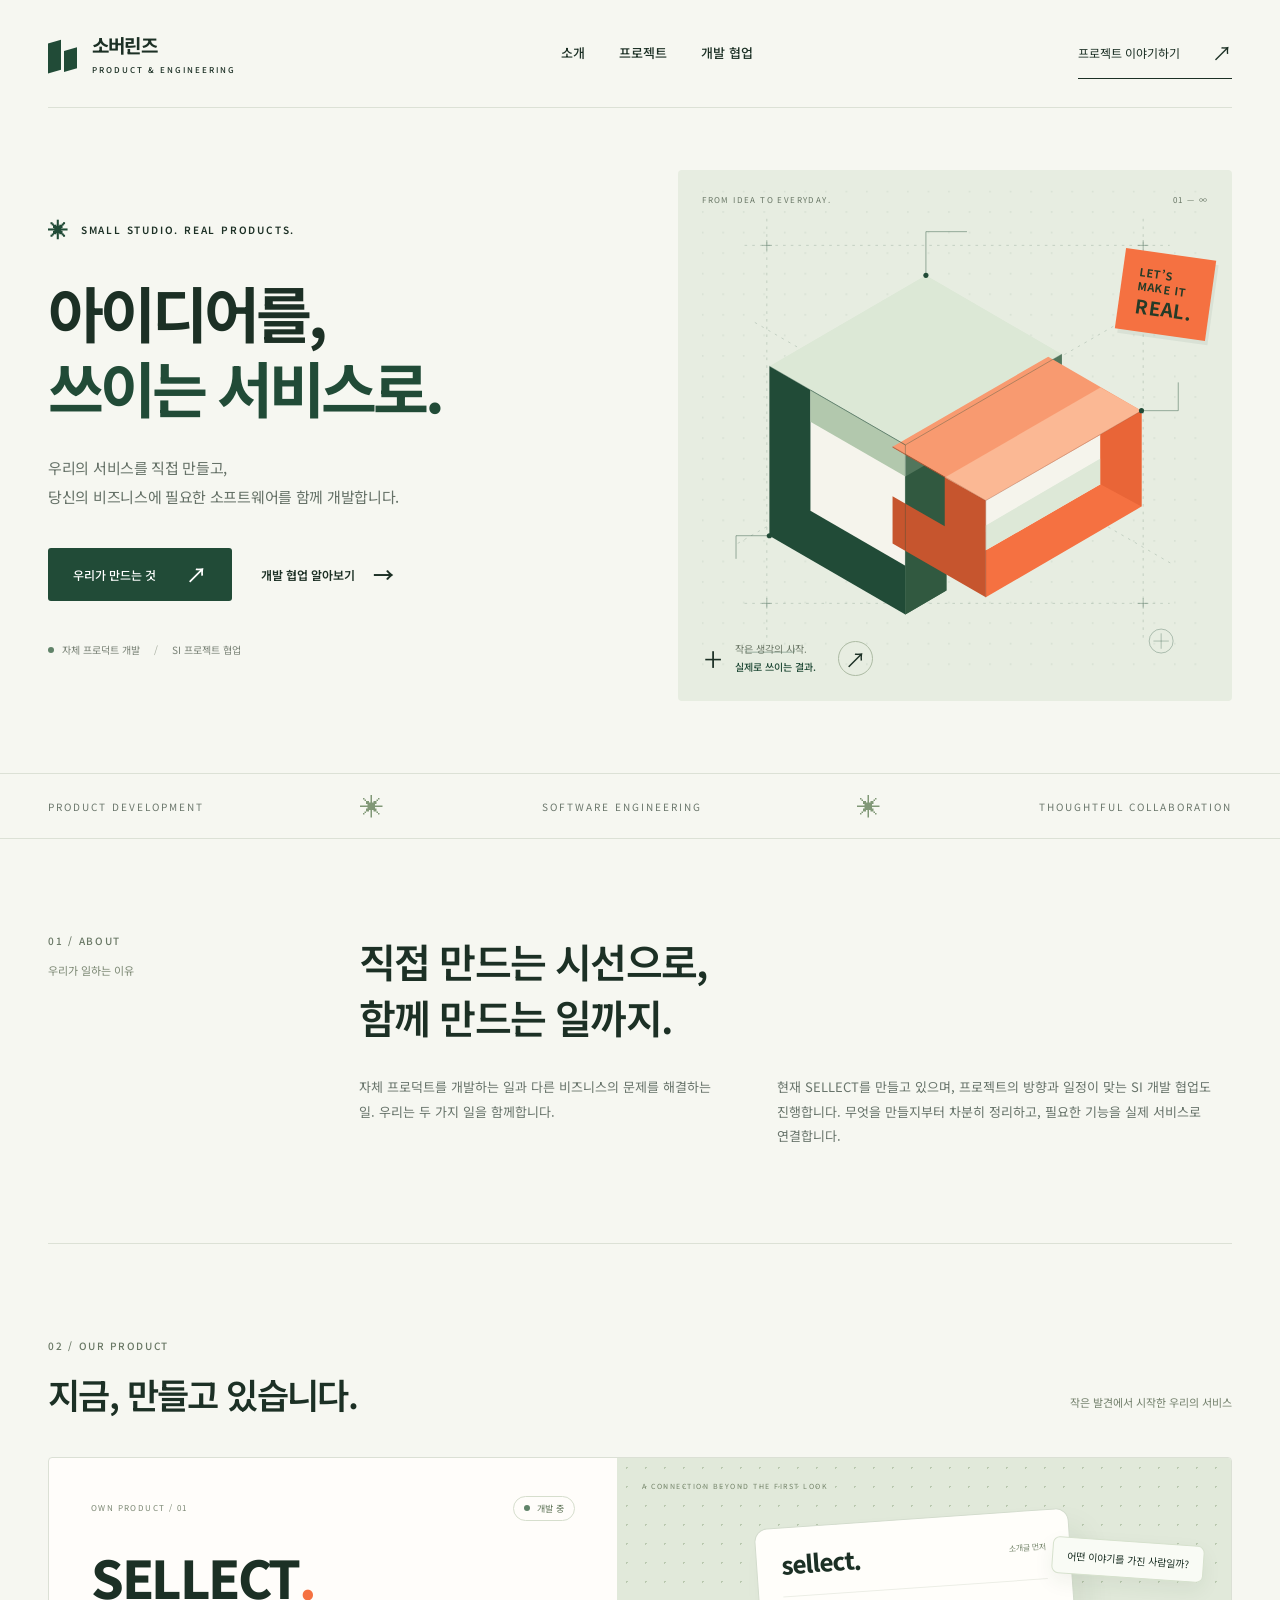
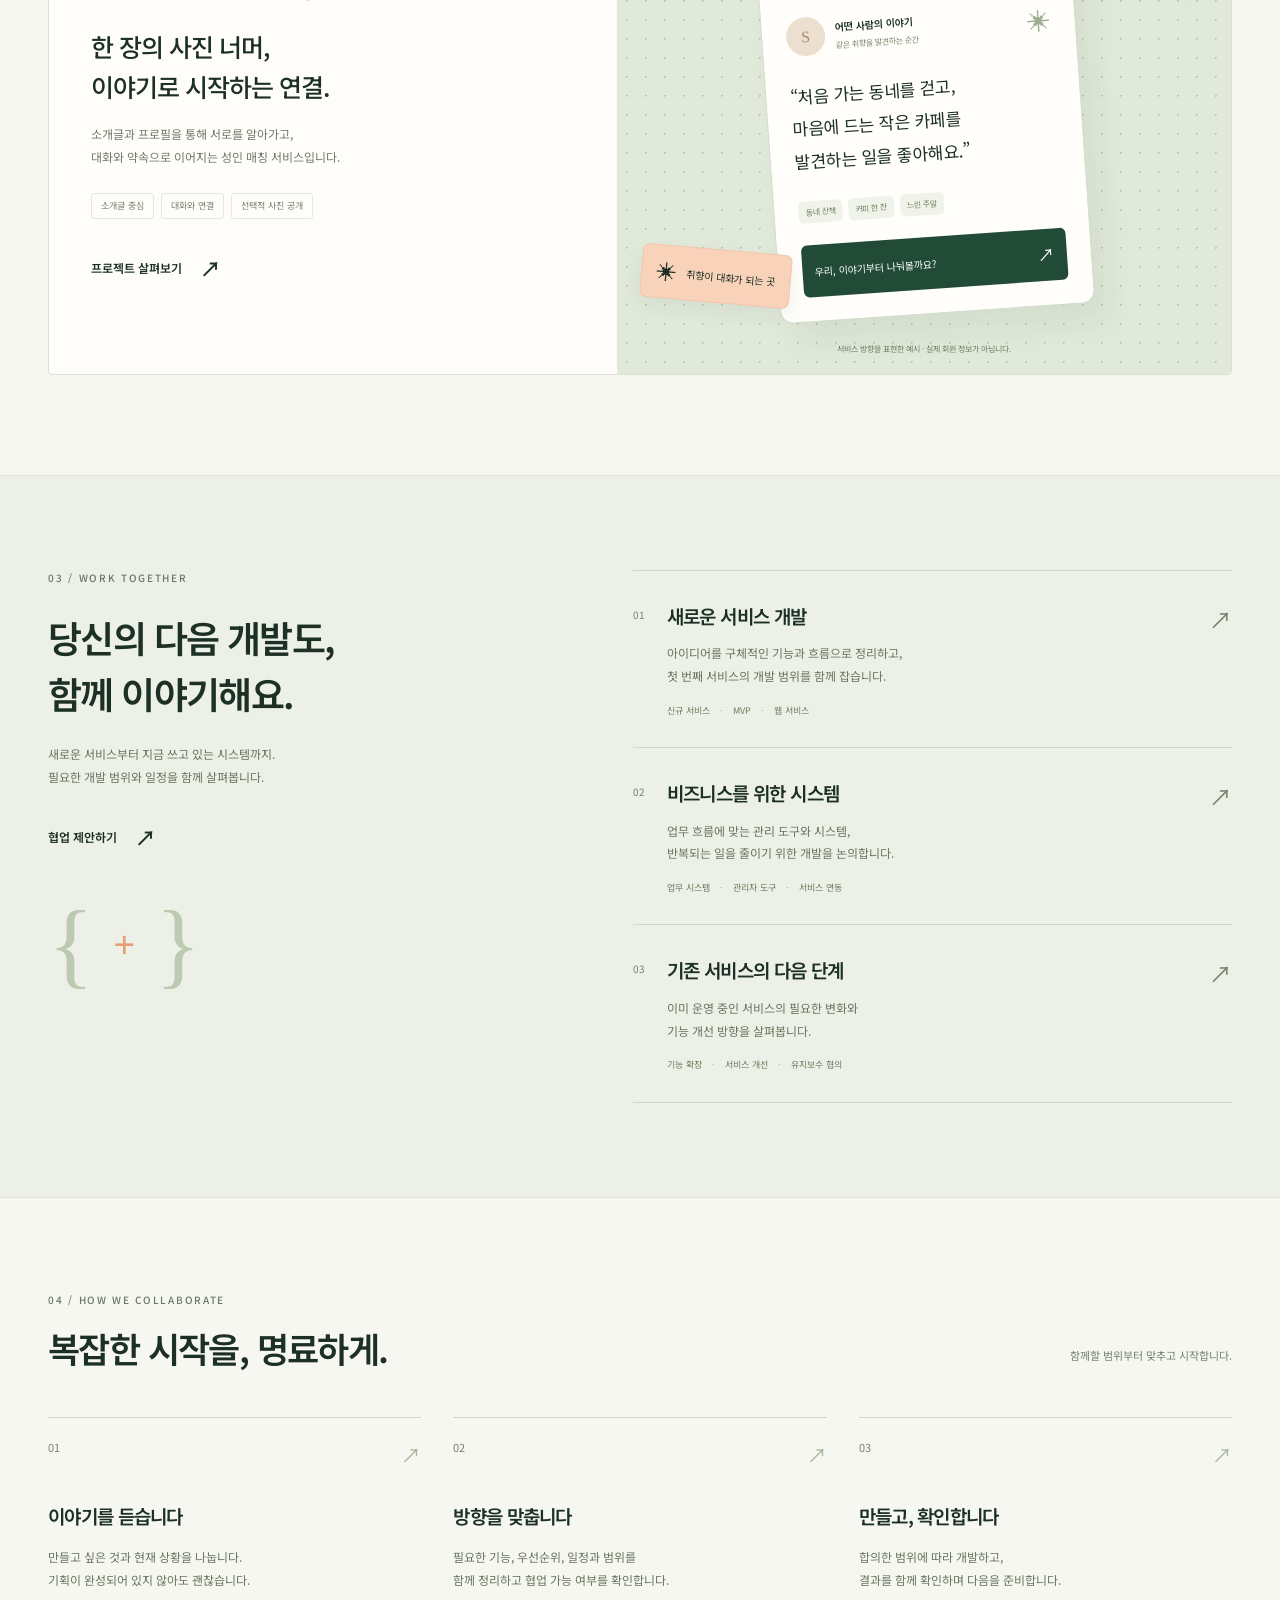
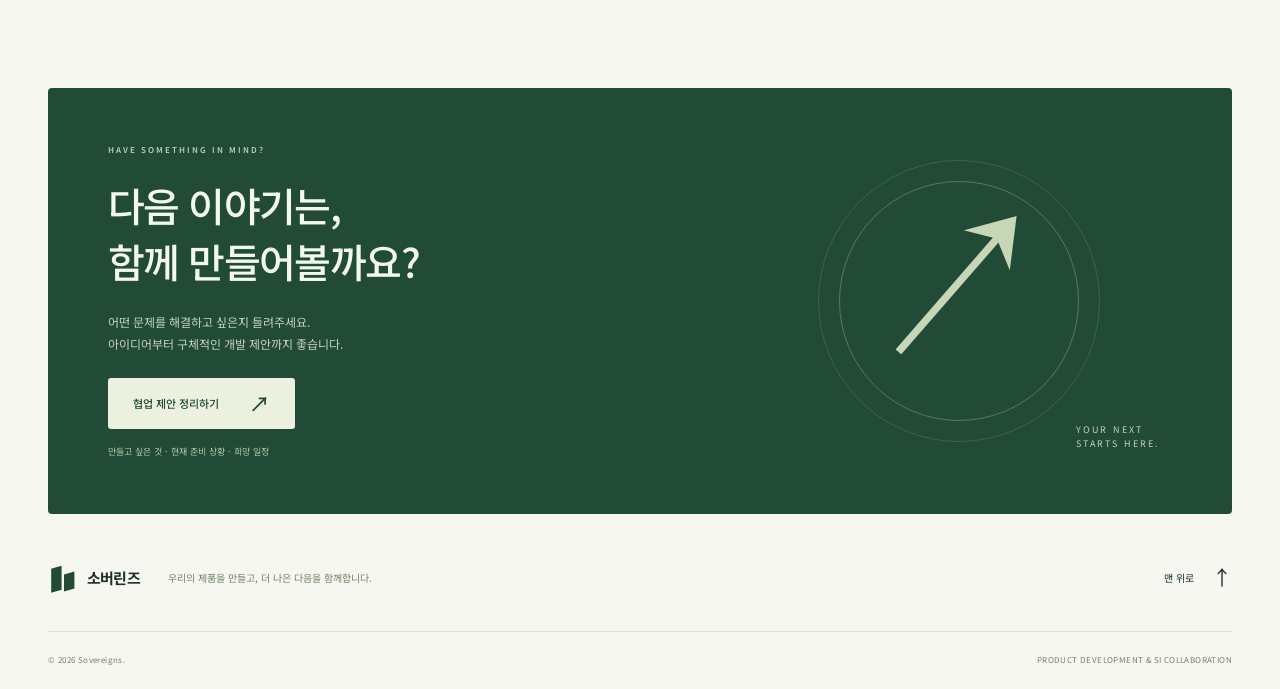
<file: ko/index.html>
<!doctype html>
<html lang="ko">
<head>
<meta charset="utf-8"><meta name="viewport" content="width=device-width, initial-scale=1"><meta name="theme-color" content="#f6f7f1"><meta name="description" content="소버린즈(Sovereigns)는 자체 서비스를 만들고, 비즈니스에 필요한 소프트웨어를 함께 개발합니다. SELLECT 프로젝트와 SI 개발 협업을 소개합니다."><title>소버린즈 | Sovereigns — 아이디어를, 쓰이는 서비스로.</title><link rel="icon" type="image/svg+xml" href="favicon.svg"><link rel="stylesheet" href="styles.css"><script src="app.js" defer></script>
</head>
<body>
<a class="skip-link" href="#main">본문으로 바로가기</a>
<header class="header"><a href="#" class="brand" aria-label="소버린즈 홈"><span class="brand-mark" aria-hidden="true"><i></i><i></i></span><span>소버린즈<span class="brand-sub">PRODUCT & ENGINEERING</span></span></a><nav class="desktop-nav" aria-label="주 메뉴"><a href="#about">소개</a><a href="#projects">프로젝트</a><a href="#services">개발 협업</a></nav><a class="header-contact" href="#contact">프로젝트 이야기하기 <span aria-hidden="true">↗</span></a><button class="menu-toggle" aria-label="메뉴 열기" aria-expanded="false" aria-controls="mobile-nav"><span></span><span></span></button><nav id="mobile-nav" class="mobile-nav" aria-label="모바일 메뉴" hidden><a href="#about">소개</a><a href="#projects">프로젝트</a><a href="#services">개발 협업</a><a href="#contact">프로젝트 이야기하기 ↗</a></nav></header>
<main id="main">
<section class="hero wrap" aria-labelledby="hero-title"><div class="hero-copy"><p class="eyebrow"><span class="tiny-plus" aria-hidden="true">✳</span> SMALL STUDIO. REAL PRODUCTS.</p><h1 id="hero-title">아이디어를,<br><span>쓰이는 서비스로.</span></h1><p class="hero-description">우리의 서비스를 직접 만들고,<br>당신의 비즈니스에 필요한 소프트웨어를 함께 개발합니다.</p><div class="hero-actions"><a class="button primary" href="#projects">우리가 만드는 것 <span aria-hidden="true">↗</span></a><a class="text-link" href="#services">개발 협업 알아보기 <span aria-hidden="true">→</span></a></div><div class="hero-note"><span class="status-dot" aria-hidden="true"></span> 자체 프로덕트 개발 <span class="note-slash">/</span> SI 프로젝트 협업</div></div><div class="hero-visual" aria-hidden="true"><div class="visual-top"><span>FROM IDEA TO EVERYDAY.</span><span>01 — ∞</span></div><img src="hero-art.svg" alt="" width="640" height="620" class="hero-art"><div class="visual-caption"><span class="caption-plus">+</span><p>작은 생각의 시작.<br><strong>실제로 쓰이는 결과.</strong></p><span class="orbital-arrow">↗</span></div><span class="visual-stamp">LET’S<br>MAKE IT<br><b>REAL.</b></span></div></section>
<div class="discipline-strip"><div class="wrap"><span>PRODUCT DEVELOPMENT</span><i aria-hidden="true">✳</i><span>SOFTWARE ENGINEERING</span><i aria-hidden="true">✳</i><span>THOUGHTFUL COLLABORATION</span></div></div>
<section id="about" class="about wrap section-space" aria-labelledby="about-title"><p class="section-label"><span>01 / ABOUT</span><span>우리가 일하는 이유</span></p><div class="about-content"><h2 id="about-title">직접 만드는 시선으로,<br>함께 만드는 일까지.</h2><div class="about-body"><p>자체 프로덕트를 개발하는 일과 다른 비즈니스의 문제를 해결하는 일. 우리는 두 가지 일을 함께합니다.</p><p>현재 SELLECT를 만들고 있으며, 프로젝트의 방향과 일정이 맞는 SI 개발 협업도 진행합니다. 무엇을 만들지부터 차분히 정리하고, 필요한 기능을 실제 서비스로 연결합니다.</p></div></div></section>
<section id="projects" class="projects wrap section-space" aria-labelledby="projects-title"><div class="section-heading"><div><p class="section-label">02 / OUR PRODUCT</p><h2 id="projects-title">지금, 만들고 있습니다.</h2></div><span class="section-aside">작은 발견에서 시작한 우리의 서비스</span></div><article class="project-card"><div class="project-story"><div class="project-top"><span class="project-kind">OWN PRODUCT / 01</span><span class="status-badge"><span class="status-dot" aria-hidden="true"></span> 개발 중</span></div><h3>SELLECT<span class="project-period">.</span></h3><p class="project-lead">한 장의 사진 너머,<br>이야기로 시작하는 연결.</p><p class="project-description">소개글과 프로필을 통해 서로를 알아가고,<br class="desktop-break"> 대화와 약속으로 이어지는 성인 매칭 서비스입니다.</p><div class="project-tags"><span>소개글 중심</span><span>대화와 연결</span><span>선택적 사진 공개</span></div><button class="project-more text-link" data-open="product-dialog">프로젝트 살펴보기 <span aria-hidden="true">↗</span></button></div><div class="project-visual"><span class="project-visual-label">A CONNECTION BEYOND THE FIRST LOOK</span><div class="floating-note note-one">어떤 이야기를 가진 사람일까?</div><div class="profile-demo"><div class="demo-header"><strong>sellect.</strong><span>소개글 먼저</span></div><div class="demo-identity"><div class="demo-avatar" aria-hidden="true">S</div><div><span class="demo-person">어떤 사람의 이야기</span><span class="demo-small">같은 취향을 발견하는 순간</span></div><span class="demo-star" aria-hidden="true">✳</span></div><p class="demo-intro">“처음 가는 동네를 걷고,<br>마음에 드는 작은 카페를<br>발견하는 일을 좋아해요.”</p><div class="demo-tags"><span>동네 산책</span><span>커피 한 잔</span><span>느린 주말</span></div><div class="demo-prompt">우리, 이야기부터 나눠볼까요? <span aria-hidden="true">↗</span></div></div><div class="floating-note note-two"><span aria-hidden="true">✳</span> 취향이 대화가 되는 곳</div><span class="demo-caption">서비스 방향을 표현한 예시 · 실제 회원 정보가 아닙니다.</span></div></article></section>
<section id="services" class="services section-space" aria-labelledby="services-title"><div class="wrap services-grid"><div class="services-intro"><p class="section-label">03 / WORK TOGETHER</p><h2 id="services-title">당신의 다음 개발도,<br>함께 이야기해요.</h2><p>새로운 서비스부터 지금 쓰고 있는 시스템까지.<br>필요한 개발 범위와 일정을 함께 살펴봅니다.</p><a class="text-link" href="#contact">협업 제안하기 <span aria-hidden="true">↗</span></a><div class="service-symbol" aria-hidden="true"><span>{</span><i>+</i><span>}</span></div></div><div class="service-list"><article><span class="service-number">01</span><div><h3>새로운 서비스 개발</h3><p>아이디어를 구체적인 기능과 흐름으로 정리하고,<br class="desktop-break"> 첫 번째 서비스의 개발 범위를 함께 잡습니다.</p><div class="service-tags">신규 서비스 <span>·</span> MVP <span>·</span> 웹 서비스</div></div><span class="service-arrow" aria-hidden="true">↗</span></article><article><span class="service-number">02</span><div><h3>비즈니스를 위한 시스템</h3><p>업무 흐름에 맞는 관리 도구와 시스템,<br class="desktop-break"> 반복되는 일을 줄이기 위한 개발을 논의합니다.</p><div class="service-tags">업무 시스템 <span>·</span> 관리자 도구 <span>·</span> 서비스 연동</div></div><span class="service-arrow" aria-hidden="true">↗</span></article><article><span class="service-number">03</span><div><h3>기존 서비스의 다음 단계</h3><p>이미 운영 중인 서비스의 필요한 변화와<br class="desktop-break"> 기능 개선 방향을 살펴봅니다.</p><div class="service-tags">기능 확장 <span>·</span> 서비스 개선 <span>·</span> 유지보수 협의</div></div><span class="service-arrow" aria-hidden="true">↗</span></article></div></div></section>
<section class="process wrap section-space" aria-labelledby="process-title"><div class="section-heading"><div><p class="section-label">04 / HOW WE COLLABORATE</p><h2 id="process-title">복잡한 시작을, 명료하게.</h2></div><p class="section-aside">함께할 범위부터 맞추고 시작합니다.</p></div><div class="process-steps"><article><span class="step-index">01 <i aria-hidden="true">↗</i></span><h3>이야기를 듣습니다</h3><p>만들고 싶은 것과 현재 상황을 나눕니다.<br>기획이 완성되어 있지 않아도 괜찮습니다.</p></article><article><span class="step-index">02 <i aria-hidden="true">↗</i></span><h3>방향을 맞춥니다</h3><p>필요한 기능, 우선순위, 일정과 범위를<br>함께 정리하고 협업 가능 여부를 확인합니다.</p></article><article><span class="step-index">03 <i aria-hidden="true">↗</i></span><h3>만들고, 확인합니다</h3><p>합의한 범위에 따라 개발하고,<br>결과를 함께 확인하며 다음을 준비합니다.</p></article></div></section>
<section id="contact" class="contact wrap" aria-labelledby="contact-title"><div><p class="eyebrow">HAVE SOMETHING IN MIND?</p><h2 id="contact-title">다음 이야기는,<br>함께 만들어볼까요?</h2><p>어떤 문제를 해결하고 싶은지 들려주세요.<br>아이디어부터 구체적인 개발 제안까지 좋습니다.</p><button class="button light" data-open="contact-dialog">협업 제안 정리하기 <span aria-hidden="true">↗</span></button><span class="contact-note">만들고 싶은 것 · 현재 준비 상황 · 희망 일정</span></div><div class="contact-art" aria-hidden="true"><div class="contact-ring"></div><span>↗</span><p>YOUR NEXT<br>STARTS HERE.</p></div></section>
</main>
<footer class="footer wrap"><a href="#" class="brand"><span class="brand-mark" aria-hidden="true"><i></i><i></i></span><span>소버린즈</span></a><p>우리의 제품을 만들고, 더 나은 다음을 함께합니다.</p><a href="#main" class="back-top">맨 위로 <span aria-hidden="true">↑</span></a><div class="footer-bottom"><span>© <span id="year">2026</span> Sovereigns.</span><span>PRODUCT DEVELOPMENT & SI COLLABORATION</span></div></footer>
<dialog id="product-dialog" aria-labelledby="product-dialog-title"><div class="dialog-header"><span class="section-label">OUR PRODUCT / SELLECT</span><button class="close-dialog" aria-label="프로젝트 소개 닫기">×</button></div><span class="status-badge"><span class="status-dot" aria-hidden="true"></span> 개발 · 내부 테스트 중</span><h2 id="product-dialog-title">사람을 알아가는<br>또 하나의 시작.</h2><p class="dialog-lead">SELLECT는 소개글과 프로필을 통해 상대를 탐색하고, 대화와 약속으로 연결되는 성인 매칭 서비스를 만들고 있습니다.</p><div class="product-details"><article><span>01</span><div><h3>소개글에서 시작</h3><p>취향과 이야기를 통해 서로를 알아가는 경험을 지향합니다.</p></div></article><article><span>02</span><div><h3>대화에서 만남으로</h3><p>프로필 탐색 이후 대화와 약속으로 이어지는 흐름을 설계합니다.</p></div></article><article><span>03</span><div><h3>공개는 자신의 선택으로</h3><p>원본 사진 공개는 상대방의 동의에 따라 이루어지는 방향으로 개발합니다.</p></div></article></div><p class="dialog-footnote">현재 팀 내부 테스트 단계입니다. 소개 화면은 서비스 방향을 표현한 예시이며, 정식 출시 전 기능과 화면은 변경될 수 있습니다.</p></dialog>
<dialog id="contact-dialog" aria-labelledby="contact-dialog-title"><div class="dialog-header"><span class="section-label">LET’S MAKE SOMETHING</span><button class="close-dialog" aria-label="협업 제안 닫기">×</button></div><h2 id="contact-dialog-title">어떤 것을<br>만들고 싶으신가요?</h2><p class="dialog-lead">몇 가지를 적으면 전달하기 좋은 제안문으로 정리해드립니다. 작성 내용은 이 화면에만 남습니다.</p><form id="brief-form"><label>어떤 도움이 필요한가요?<select name="type"><option>새로운 서비스 개발</option><option>업무 시스템 구축</option><option>기존 서비스 개선</option><option>기타 개발 협업</option></select></label><label>만들고 싶은 것 <span class="required">필수</span><textarea name="description" rows="3" placeholder="해결하고 싶은 문제나 만들고 싶은 서비스를 알려주세요." required maxlength="2000"></textarea></label><div class="form-row"><label>현재 준비된 것<input name="prepared" placeholder="예: 아이디어, 기획서, 기존 서비스" maxlength="300"></label><label>희망 일정<input name="schedule" placeholder="예: 협의 후 결정" maxlength="100"></label></div><label>예상 예산 <span class="optional">선택</span><input name="budget" placeholder="예: 범위를 정한 뒤 협의" maxlength="100"></label><button class="button primary form-submit" type="submit">제안문 만들기 <span aria-hidden="true">↗</span></button><p class="form-disclaimer">자동 전송되지 않습니다. 제안문을 복사해 담당자에게 전달할 수 있습니다.</p></form><div id="brief-result" hidden><label for="brief-output">작성한 협업 제안</label><textarea id="brief-output" rows="10" readonly></textarea><div class="result-actions"><button class="button primary" id="copy-brief">내용 복사하기 <span aria-hidden="true">↗</span></button><button class="text-link" id="edit-brief">다시 수정하기</button></div><p id="copy-status" role="status" aria-live="polite"></p></div></dialog>
</body></html>
</file>
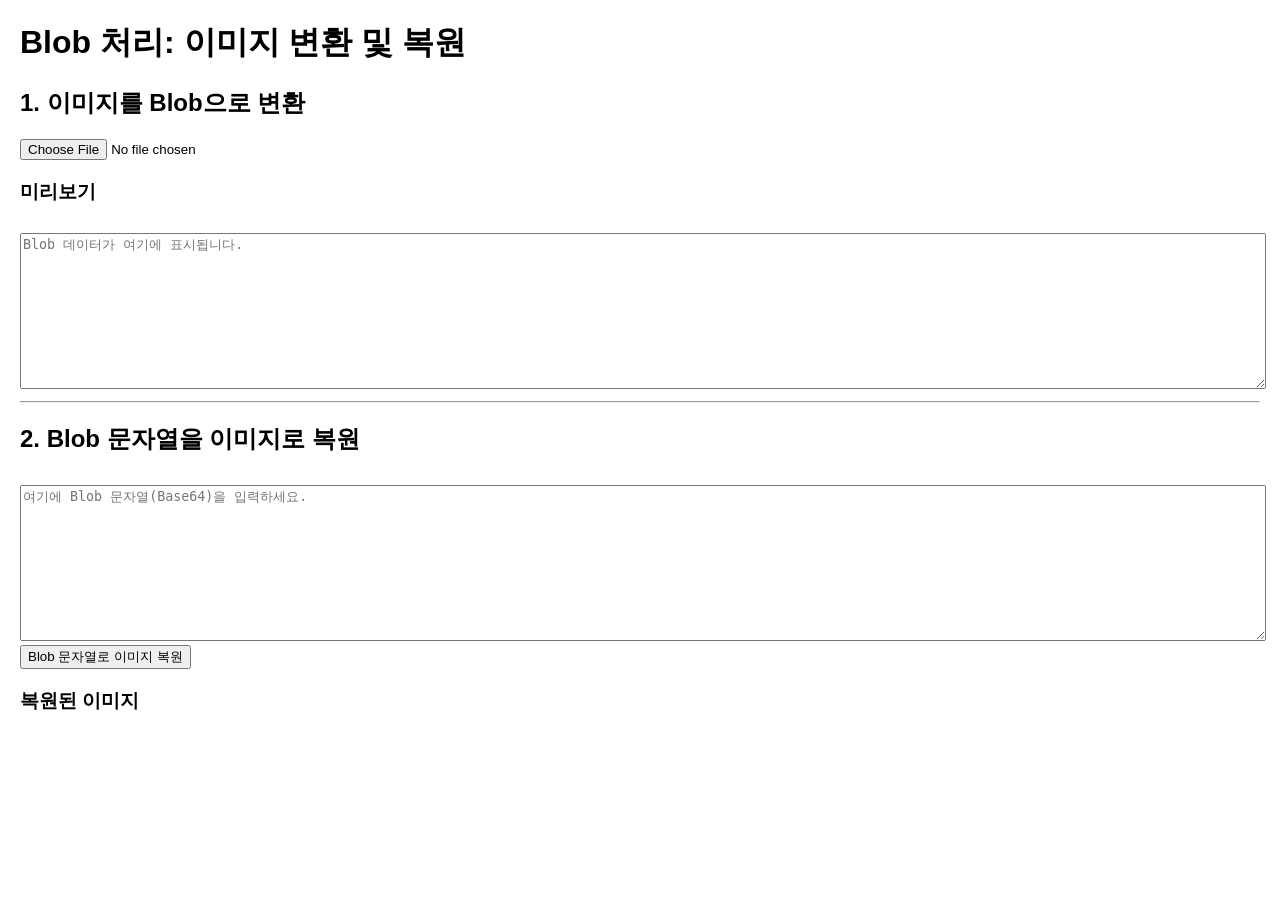
<file: blob.html>
<!DOCTYPE html>
<html lang="ko">
<head>
    <meta charset="UTF-8">
    <meta name="viewport" content="width=device-width, initial-scale=1.0">
    <title>Blob 처리 예제</title>
    <style>
        body {
            font-family: Arial, sans-serif;
            margin: 20px;
        }
        #imagePreview, #restoredImage {
            margin-top: 20px;
            max-width: 100%;
            height: auto;
        }
        #blobData, #blobInput {
            width: 100%;
            height: 150px;
            margin-top: 10px;
        }
    </style>
</head>
<body>
    <h1>Blob 처리: 이미지 변환 및 복원</h1>

    <!-- 1. 이미지를 Blob으로 변환 -->
    <section>
        <h2>1. 이미지를 Blob으로 변환</h2>
        <input type="file" id="fileInput" accept="image/*">
        <h3>미리보기</h3>
        <img id="imagePreview" alt="이미지 미리보기" style="display:none;">
        <textarea id="blobData" readonly placeholder="Blob 데이터가 여기에 표시됩니다."></textarea>
    </section>

    <hr>

    <!-- 2. Blob 문자열을 이미지로 복원 -->
    <section>
        <h2>2. Blob 문자열을 이미지로 복원</h2>
        <textarea id="blobInput" placeholder="여기에 Blob 문자열(Base64)을 입력하세요."></textarea>
        <button id="restoreImageBtn">Blob 문자열로 이미지 복원</button>
        <h3>복원된 이미지</h3>
        <img id="restoredImage" alt="복원된 이미지" style="display:none;">
    </section>

    <script>
        // 1. 이미지를 Blob으로 변환
        document.getElementById('fileInput').addEventListener('change', function(event) {
            const file = event.target.files[0]; // 선택된 첫 번째 파일

            if (file) {
                // Blob 생성
                const blob = new Blob([file], { type: file.type });

                // Blob URL 생성 후 미리보기
                const imageUrl = URL.createObjectURL(blob);
                const img = document.getElementById('imagePreview');
                img.src = imageUrl;
                img.style.display = 'block';

                // Blob 데이터를 Base64 문자열로 변환 후 텍스트 영역에 표시
                const reader = new FileReader();
                reader.onloadend = function() {
                    document.getElementById('blobData').textContent = reader.result;
                };
                reader.readAsDataURL(blob);

            } else {
                alert('이미지를 선택하세요!');
            }
        });

        // 2. Blob 문자열을 이미지로 복원
        document.getElementById('restoreImageBtn').addEventListener('click', function() {
            const blobString = document.getElementById('blobInput').value.trim(); // Blob 문자열 가져오기

            if (blobString) {
                // Base64 문자열을 Blob으로 변환
                const base64Data = blobString.split(',')[1]; // Base64 데이터만 추출
                const binaryData = atob(base64Data); // Base64를 바이너리 데이터로 디코딩
                const arrayBuffer = new Uint8Array(binaryData.length);

                for (let i = 0; i < binaryData.length; i++) {
                    arrayBuffer[i] = binaryData.charCodeAt(i);
                }

                // Blob 생성
                const blob = new Blob([arrayBuffer], { type: 'image/png' }); // MIME 타입은 필요한 대로 변경 가능
                const restoredUrl = URL.createObjectURL(blob);

                // Blob URL을 이미지 src로 설정
                const img = document.getElementById('restoredImage');
                img.src = restoredUrl;
                img.style.display = 'block';
            } else {
                alert('Blob
</file>
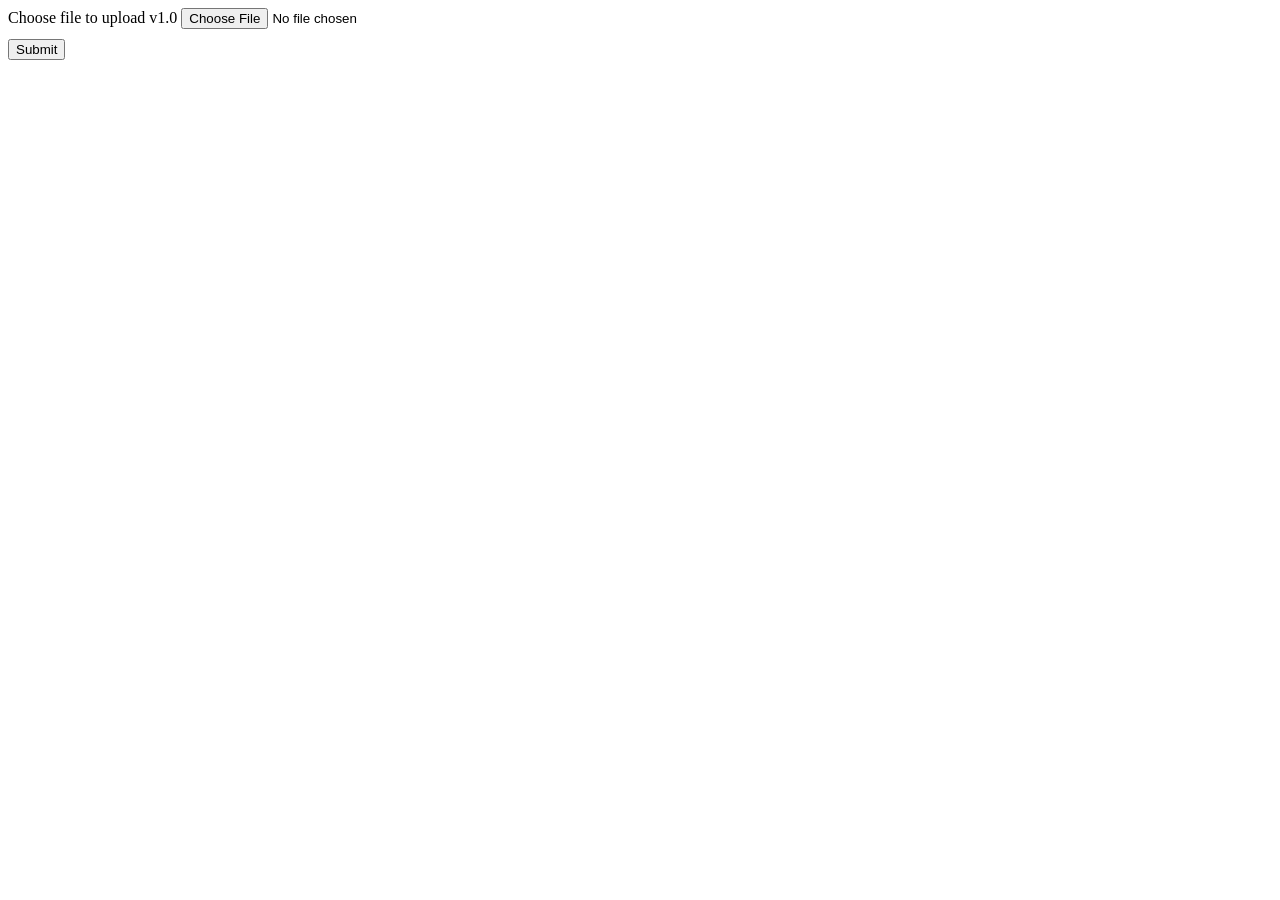
<file: camera.html>
<!DOCTYPE html>
<html lang="en-us">
  <head>
    <title>File upload example  !!</title>
    <style>
      div {
        margin-bottom: 10px;
      }
    </style>
  </head>
  <body>
      <form>
       <div>
         <label for="file">Choose file to upload v1.0</label>
         
         <input type="file" accept="image/*" id="fileInput" capture="camera">
       </div>
       <div>
         <button>Submit</button>
       </div>
      </form>
     <script>
       document.getElementById('fileInput').addEventListener('change', function(event) {
          var fileList = event.target.files; // 이것은 FileList 객체입니다.
          
          // 파일 리스트를 순회하면서 이름을 출력합니다.
          for(var i = 0; i < fileList.length; i++) {
            console.log('파일 이름:', fileList[i].name);
          }
        });
     </script>
  </body>
</html>
</file>
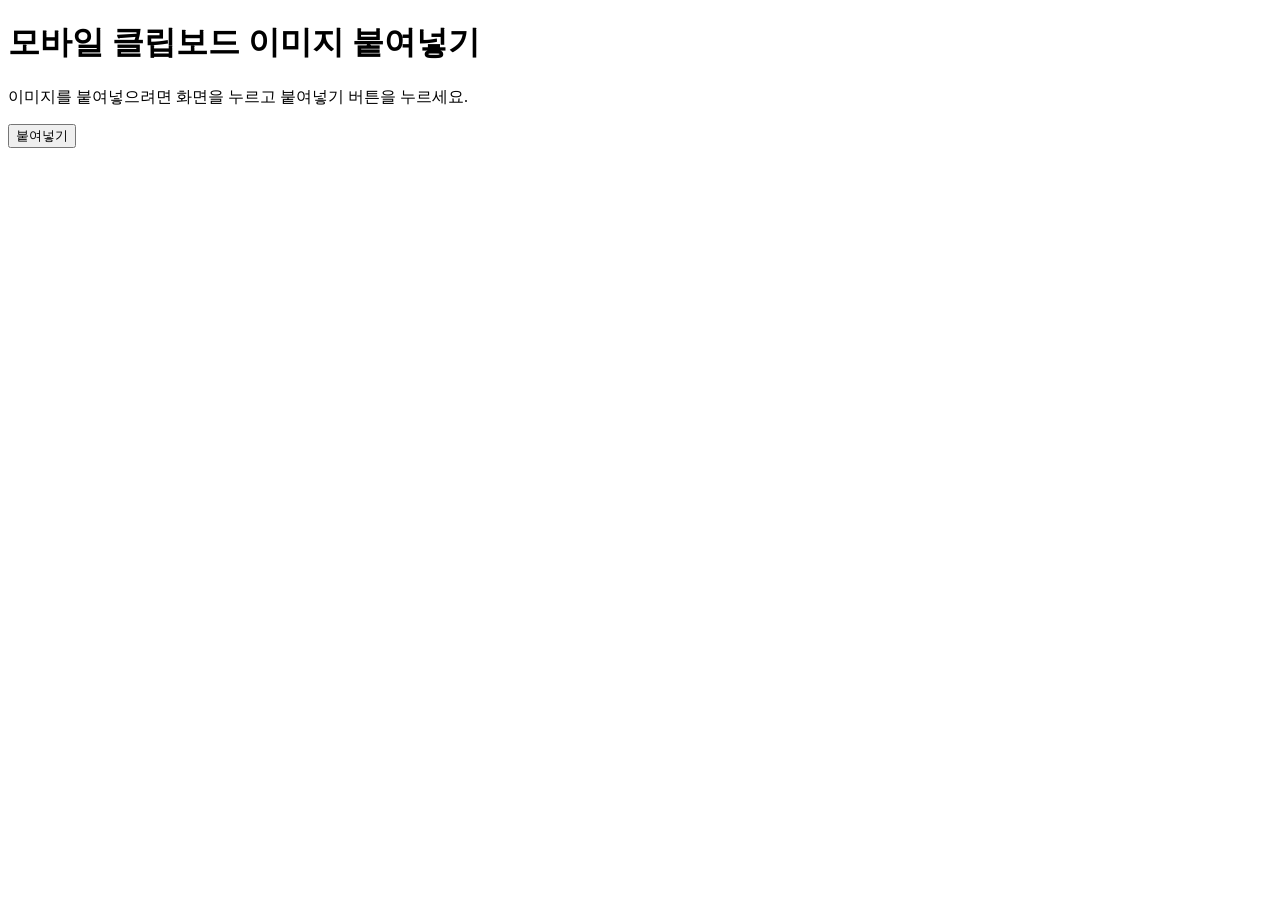
<file: clipboard.html>
<!DOCTYPE html>
<html>
  <head>
    <title>모바일 클립보드 이미지 붙여넣기</title>
    <meta name="viewport" content="width=device-width, initial-scale=1">
  </head>
  <body>
    <h1>모바일 클립보드 이미지 붙여넣기</h1>
    <p>이미지를 붙여넣으려면 화면을 누르고 붙여넣기 버튼을 누르세요.</p>
    <canvas id="image-canvas" style="display: none;"></canvas>
    <div id="image-container"></div>
    <script>
      function pasteImage() {
        navigator.clipboard.read().then(async function(data) {
          for (var i = 0; i < data.length; i++) {
            const item = data[i];
            const clipType = item.types[0];
            
            const blob = await item.getType(clipType);
            var url = URL.createObjectURL(blob);
            var img = new Image();
            img.src = url;
            img.onload = function() {
              var canvas = document.getElementById("image-canvas");
              canvas.width = img.width;
              canvas.height = img.height;
              var ctx = canvas.getContext("2d");
              ctx.drawImage(img, 0, 0, img.width, img.height);
              var imageData = canvas.toDataURL();
              var image = new Image();
              image.src = imageData;
              document.getElementById("image-container").appendChild(image);
            };
            
          }
        });
      }
    </script>
    <button onclick="pasteImage()">붙여넣기</button>
  </body>
</html>
</file>
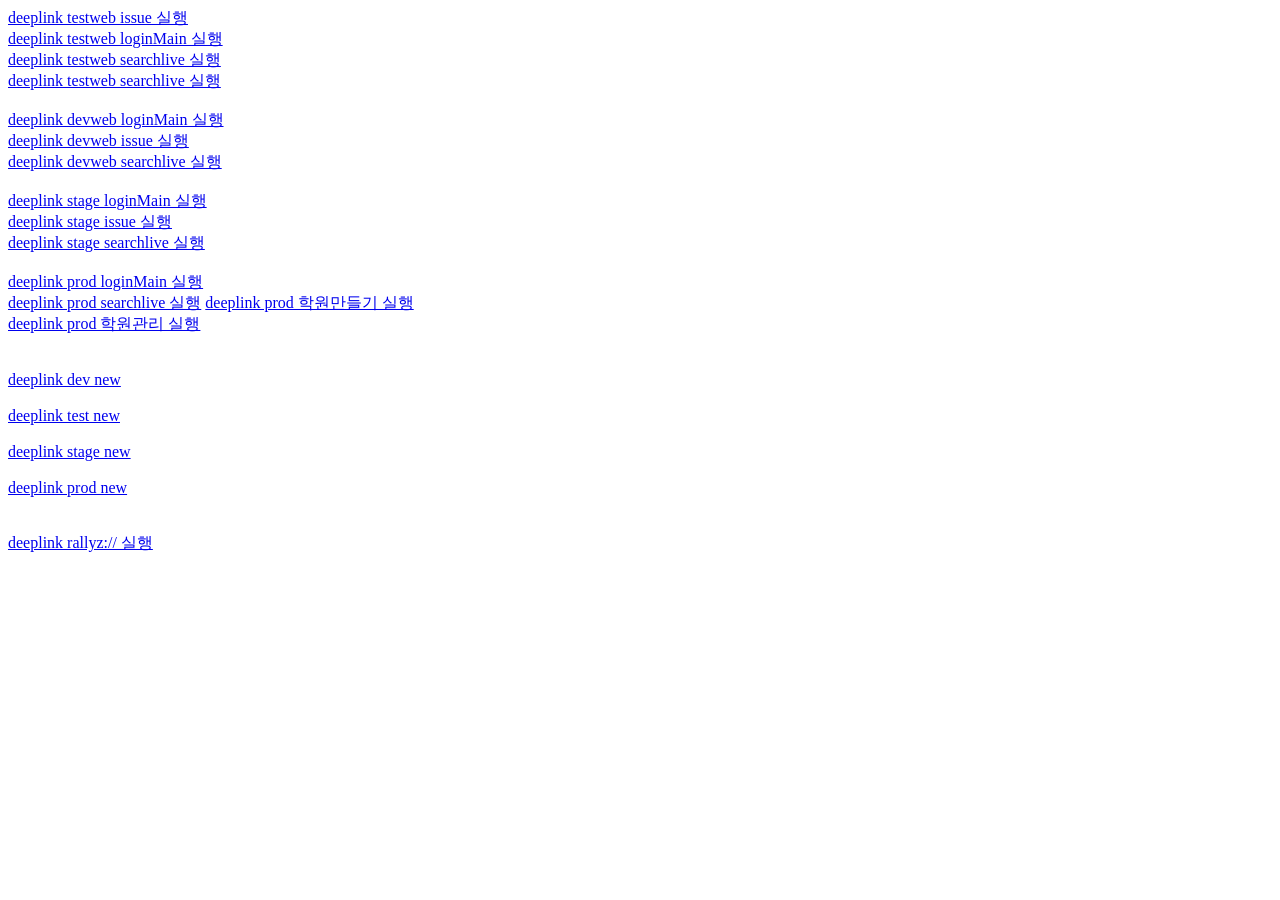
<file: deeplink.html>
<!DOCTYPE html>
<html lang="en-us">
  <head>
    <title>deeplink v1.1.2</title>
    <style>
      div {
        margin-bottom: 10px;
      }
    </style>
  </head>
  <body>
      <form>
       <div>
         <a href="https://testweb.baecomm.com/">deeplink testweb issue 실행</a><br>
         <a href="https://testweb.baecomm.com/loginMainTF">deeplink testweb loginMain 실행</a><br>
         <a href="https://testweb.baecomm.com/searchlive">deeplink testweb searchlive 실행</a><br>
         <a href="https://testweb.baecomm.com/searchlive">deeplink testweb searchlive 실행</a><br><br>
         <a href="https://devweb.baecomm.com/loginMainTF">deeplink devweb loginMain 실행</a><br>
         <a href="https://devweb.baecomm.com/">deeplink devweb issue 실행</a><br>
         <a href="https://devweb.baecomm.com/searchlive">deeplink devweb searchlive 실행</a><br><br>
         <a href="https://test.rallyz.co.kr/loginMainTF">deeplink stage loginMain 실행</a><br>
         <a href="https://test.rallyz.co.kr/">deeplink stage issue 실행</a><br>
         <a href="https://test.rallyz.co.kr/searchlive">deeplink stage searchlive 실행</a><br><br>
         <a href="https://rallyz.co.kr/loginMainTF">deeplink prod loginMain 실행</a><br>
         <a href="https://rallyz.co.kr/searchlive">deeplink prod searchlive 실행</a>
         <a href="rallyz://com.baecom.rallyz/introOwnerTF">deeplink prod 학원만들기 실행</a><br>
         <a href="rallyz://com.baecom.rallyz/instManagementTF/management?instid=ba5c3eb1-1aa6-4184-8ae5-e10ead9c165d">deeplink prod 학원관리 실행</a><br><br>

         <br><a href="rallyzdev://com.baecom.rallyz.dev/">deeplink dev new</a><br>
         <br><a href="rallyztest://com.baecom.rallyz.test/">deeplink test new</a><br>
         <br><a href="rallyzstage://com.baecom.rallyz.stage/">deeplink stage new</a><br>
         <br><a href="rallyz://com.baecom.rallyz/">deeplink prod new</a><br>

         
         <br><br>
         <a href="rallyz://com.baecom.rallyz/searchlive">deeplink rallyz://  실행</a>
       </div>
      </form>
  </body>
</html>
</file>
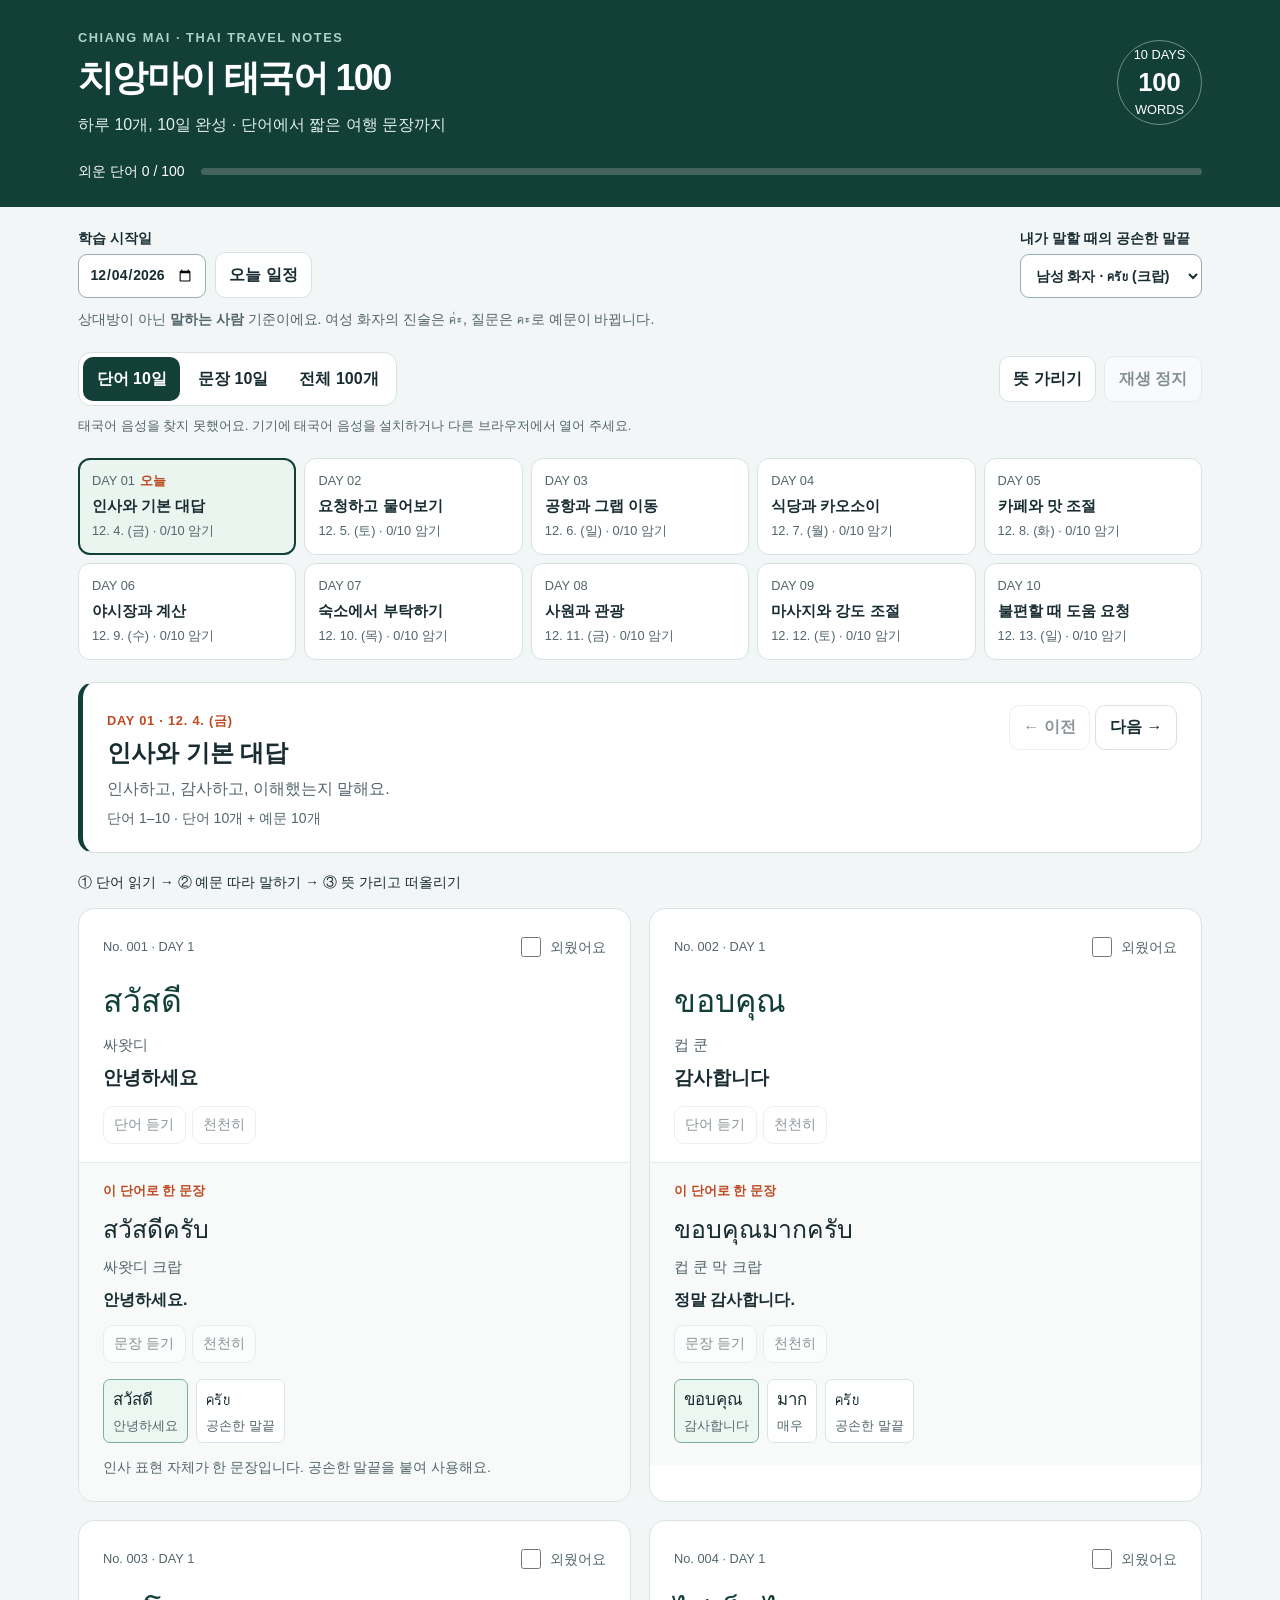
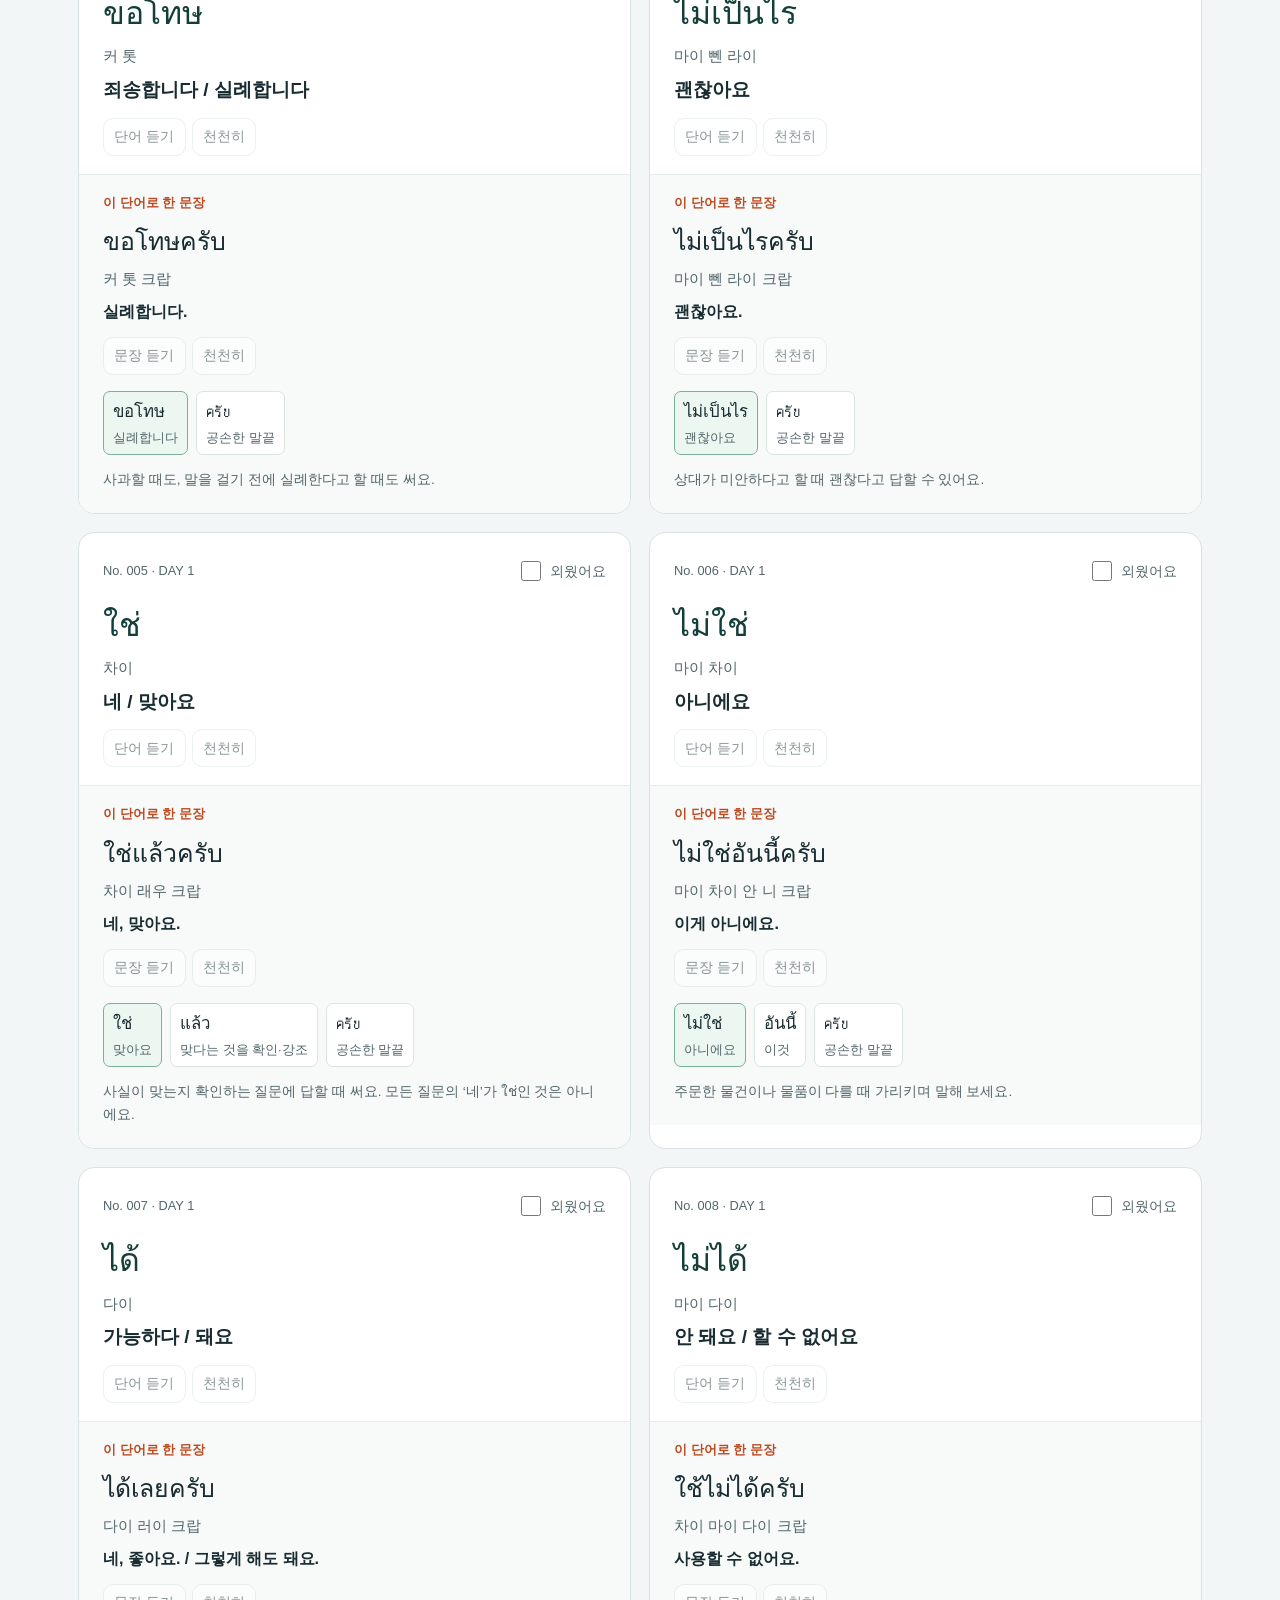
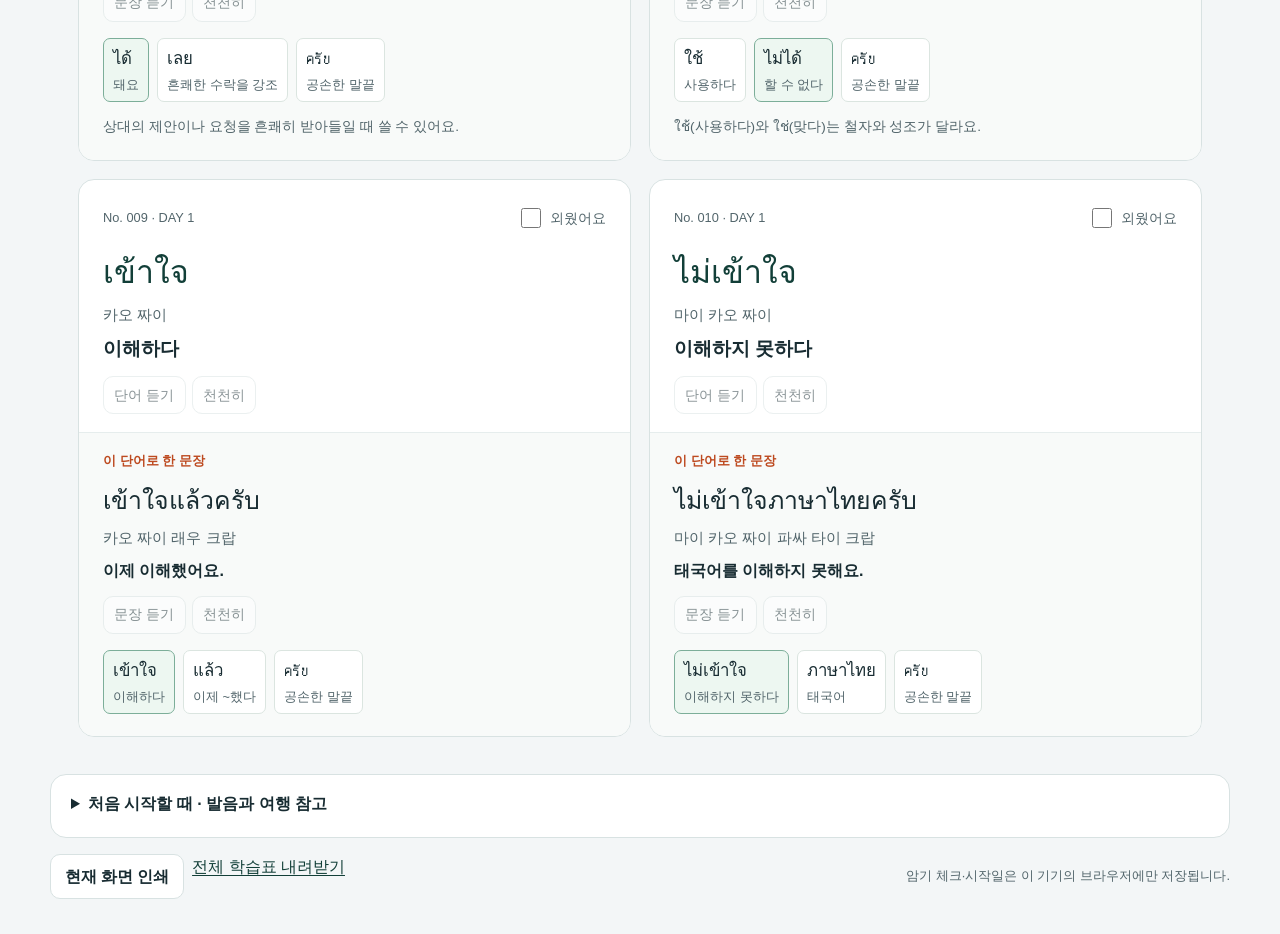
<file: index-thai.html>
<!doctype html>
<html lang="ko">
<head>
  <meta charset="utf-8">
  <meta name="viewport" content="width=device-width, initial-scale=1">
  <meta name="description" content="치앙마이 여행용 태국어 핵심 단어·표현 100개와 쉬운 예문 100개. 하루 10개씩 10일 학습장.">
  <meta name="theme-color" content="#123f38">
  <title>치앙마이 태국어 100 · 10일 여행 회화</title>
  <link rel="icon" href="data:image/svg+xml,%3Csvg xmlns='http://www.w3.org/2000/svg' viewBox='0 0 40 40'%3E%3Crect width='40' height='40' rx='10' fill='%23123f38'/%3E%3Ctext x='20' y='29' text-anchor='middle' font-size='27' fill='white'%3Eท%3C/text%3E%3C/svg%3E">
  <style>
    :root{--ink:#182c32;--muted:#52656b;--green:#123f38;--green-light:#eaf5f0;--accent:#bd4a20;--line:#d8e2e2;--paper:#fff;--bg:#f3f6f7;--radius:16px;font-family:"Segoe UI","Malgun Gothic",sans-serif;color:var(--ink);background:var(--bg);font-size:16px;line-height:1.6}
    *{box-sizing:border-box}body{margin:0}button,input,select{font:inherit}button,select,input[type=date],input[type=search]{min-height:44px}button,select{cursor:pointer}button{border:1px solid var(--line);background:white;border-radius:10px;padding:.55rem .85rem;color:var(--ink);font-weight:600}button:hover{border-color:var(--green);background:var(--green-light)}button:disabled{opacity:.5;cursor:not-allowed}button:focus-visible,input:focus-visible,select:focus-visible,a:focus-visible{outline:3px solid #d5792c;outline-offset:3px}input,select{max-width:100%;border:1px solid #9aadb1;border-radius:9px;padding:.5rem .65rem;background:white;color:var(--ink)}input[type=checkbox]{width:20px;height:20px;accent-color:var(--green)}a{color:var(--green);text-underline-offset:3px}h1,h2,h3,p{margin:0}h1{font-size:clamp(1.5rem,3vw,2.25rem);line-height:1.3;letter-spacing:-.045em}h2{font-size:1.5rem;line-height:1.4}h3{font-size:1rem}small,.small{font-size:.875rem}button.primary{background:var(--green);color:white;border-color:var(--green)}[hidden]{display:none!important}.shell{max-width:1180px;margin:0 auto;padding:0 28px}.masthead{background:var(--green);color:white;padding:28px 0 25px}.head-row{display:flex;align-items:center;justify-content:space-between;gap:24px}.eyebrow{font-size:.8rem;font-weight:750;letter-spacing:.12em;color:#abd3c4;margin-bottom:7px}.head-note{margin-top:10px;color:#e0efe9}.stamp{border:1px solid #6b9385;border-radius:50%;width:85px;height:85px;display:grid;place-content:center;text-align:center;flex-shrink:0;font-size:.8rem;line-height:1.45}.stamp strong{font-size:1.6rem}.progress-row{display:flex;gap:16px;align-items:center;margin-top:22px;font-size:.875rem}.progress-row progress{appearance:none;height:7px;flex:1;border:0;border-radius:20px;overflow:hidden;background:#45645d}.progress-row progress::-webkit-progress-bar{background:#45645d}.progress-row progress::-webkit-progress-value{background:#f4b466}.progress-row progress::-moz-progress-bar{background:#f4b466}.controls{padding:20px 0 15px}.settings{display:flex;flex-wrap:wrap;align-items:end;justify-content:space-between;gap:16px}.setting-group{display:flex;align-items:end;flex-wrap:wrap;gap:9px}.field-label{display:grid;gap:4px;font-size:.875rem;font-weight:600}.quiet{color:var(--muted)}.settings-note{margin-top:10px;font-size:.875rem;color:var(--muted)}.toolbar{display:flex;flex-wrap:wrap;justify-content:space-between;gap:12px;align-items:center;margin-top:22px}.tabs{display:flex;gap:4px;padding:4px;border:1px solid var(--line);border-radius:13px;background:white}.tabs button{border:0;background:transparent}.tabs button[aria-pressed=true]{background:var(--green);color:white}.view-tools{display:flex;gap:8px;align-items:center;flex-wrap:wrap}.day-grid{display:grid;grid-template-columns:repeat(5,minmax(0,1fr));gap:8px;margin:6px 0 22px}.day{display:flex;flex-direction:column;text-align:left;gap:3px;padding:12px 13px;border-radius:12px;position:relative;font-weight:400;min-width:0}.day[aria-pressed=true]{background:var(--green-light);border:2px solid var(--green);padding:11px 12px}.day .day-top{font-size:.8rem;color:var(--muted);display:flex;gap:5px;justify-content:space-between;flex-wrap:wrap}.day strong{font-size:.94rem}.day small{color:var(--muted);font-size:.8rem}.today-tag{color:var(--accent);font-weight:700}.lesson-head{background:white;border:1px solid var(--line);border-left:5px solid var(--green);border-radius:var(--radius);padding:22px 24px;margin-bottom:18px;display:flex;justify-content:space-between;align-items:start;gap:15px}.lesson-kicker{color:var(--accent);font-size:.8rem;font-weight:700;letter-spacing:.06em;margin-bottom:5px}.lesson-head p{margin-top:6px}.lesson-nav{display:flex;gap:5px;flex-shrink:0}.study-tip{display:flex;justify-content:space-between;align-items:center;gap:12px;margin-bottom:15px;flex-wrap:wrap;font-size:.875rem}.search-field{min-width:240px;flex:1;max-width:380px}.search-field input{width:100%}.cards{display:grid;grid-template-columns:repeat(2,minmax(0,1fr));gap:18px;padding-bottom:25px}.card{background:white;border:1px solid var(--line);border-radius:var(--radius);overflow:hidden;min-width:0}.card.learned{border-color:#729d8e}.word-block{padding:22px 24px 18px}.card-meta{display:flex;align-items:center;justify-content:space-between;gap:10px;margin-bottom:10px;color:var(--muted);font-size:.8rem}.learn-label{display:flex;align-items:center;gap:6px;cursor:pointer;min-height:32px;font-size:.875rem}.thai{font-family:"Leelawadee UI",Tahoma,"Noto Sans Thai",sans-serif;line-height:1.8;font-weight:500;word-break:normal;overflow-wrap:anywhere;letter-spacing:0}.word{font-size:2rem;color:var(--green)}.pron{color:var(--muted);font-size:.95rem;margin-top:2px}.word-meaning{font-size:1.2rem;font-weight:650;margin-top:6px}.audio-row{display:flex;gap:6px;margin-top:12px;flex-wrap:wrap}.audio-row button{font-size:.85rem;padding:.35rem .65rem;min-height:38px;font-weight:500}.example{padding:18px 24px 22px;background:#f8faf9;border-top:1px solid #e6eded}.example-label{font-size:.8rem;color:var(--accent);font-weight:700;margin-bottom:6px}.example-thai{font-size:1.55rem;line-height:1.85}.example-meaning{margin-top:8px;font-weight:600}.gloss{display:flex;flex-wrap:wrap;gap:8px;margin-top:16px}.chunk{display:flex;flex-direction:column;align-items:flex-start;padding:5px 9px;border:1px solid #dbe5e0;border-radius:7px;background:white}.chunk .thai{font-size:1.05rem}.chunk small{color:var(--muted);font-size:.8rem;line-height:1.7}.chunk.target{border-color:#7cae99;background:#edf7f1}.note{font-size:.85rem;color:var(--muted);margin-top:13px;line-height:1.7}.sentence-mode .word-block{padding-bottom:14px}.sentence-mode .word{font-size:1.4rem;display:inline}.sentence-mode .word-meaning{font-size:1rem;display:inline;margin-left:10px}.sentence-mode .word-block>.pron,.sentence-mode .word-block>.audio-row{display:none}.sentence-mode .example-thai{font-size:1.85rem}.hide-meanings .meaning{visibility:hidden}.empty{grid-column:1/-1;padding:45px;text-align:center;background:white;border:1px dashed #a8b8b9;border-radius:var(--radius)}.footer{padding:12px 0 35px}.reference{border:1px solid var(--line);background:white;border-radius:var(--radius);padding:16px 20px;margin-bottom:16px}.reference summary{cursor:pointer;font-weight:650;min-height:30px}.reference p{font-size:.875rem;margin-top:12px;color:var(--muted)}.reference ul{padding-left:20px;font-size:.875rem}.utility{display:flex;gap:8px;flex-wrap:wrap}.footer-end{display:flex;justify-content:space-between;align-items:center;gap:14px;flex-wrap:wrap}.footer-end p{font-size:.8rem;color:var(--muted)}#audioStatus{font-size:.8rem;color:var(--muted);min-height:1.6em;margin-top:10px}.notice{font-size:.8rem;color:#865115}.skip{position:absolute;top:-100px;left:10px;background:white;padding:10px;z-index:100}.skip:focus{top:10px}.sr-only{position:absolute;width:1px;height:1px;padding:0;margin:-1px;overflow:hidden;clip:rect(0,0,0,0);white-space:nowrap;border:0}
    @media(max-width:760px){.shell{padding:0 18px}.day-grid{grid-template-columns:repeat(2,minmax(0,1fr))}.cards{grid-template-columns:1fr}.stamp{display:none}.head-row{gap:10px}.settings{align-items:start}.lesson-head{padding:18px;flex-direction:column}.lesson-nav{align-self:flex-end}.word-block{padding:18px}.example{padding:16px 18px 20px}.tabs{width:100%}.tabs button{flex:1;padding:.55rem .4rem}.toolbar{gap:10px}.view-tools{width:100%}.search-field{max-width:none;min-width:0;width:100%}.settings .setting-group{max-width:100%}.sentence-mode .example-thai{font-size:1.6rem}}
    @media print{body{background:white}.masthead{background:white;color:#123f38}.masthead .eyebrow,.masthead .head-note{color:#123f38}.controls,.day-grid,.view-tools,.lesson-nav,.study-tip,.audio-row,.learn-label,.footer,.progress-row,.stamp,.skip{display:none!important}.shell{max-width:none;padding:0}.cards{gap:10px}.card{break-inside:avoid}.meaning{visibility:visible!important}.card-meta{margin-bottom:0}.word-block{padding:12px}.example{padding:12px}.word{font-size:1.5rem}.example-thai{font-size:1.2rem}.lesson-head{margin-top:12px}.chunk{padding:2px 5px}}
  </style>
</head>
<body>
  <a class="skip" href="#lessonTitle">학습 내용으로 이동</a>
  <header class="masthead"><div class="shell">
    <div class="head-row"><div><p class="eyebrow">CHIANG MAI · THAI TRAVEL NOTES</p><h1>치앙마이 태국어 100</h1><p class="head-note">하루 10개, 10일 완성 · 단어에서 짧은 여행 문장까지</p></div><div class="stamp" aria-hidden="true">10 DAYS<strong>100</strong>WORDS</div></div>
    <div class="progress-row"><span id="totalProgress">외운 단어 0 / 100</span><progress id="progress" max="100" value="0" aria-label="전체 단어 암기 진행률"></progress></div>
  </div></header>
  <main class="shell">
    <section class="controls" aria-label="학습 설정">
      <div class="settings">
        <div class="setting-group"><label class="field-label" for="startDate">학습 시작일<input type="date" id="startDate" min="2000-01-01" max="2099-12-22"></label><button id="goToday" type="button">오늘 일정</button></div>
        <label class="field-label" for="speaker">내가 말할 때의 공손한 말끝<select id="speaker"><option value="male">남성 화자 · ครับ (크랍)</option><option value="female">여성 화자 · ค่ะ / คะ (카)</option></select></label>
      </div>
      <p class="settings-note">상대방이 아닌 <strong>말하는 사람</strong> 기준이에요. 여성 화자의 진술은 ค่ะ, 질문은 คะ로 예문이 바뀝니다.</p>
      <div class="toolbar"><nav class="tabs" aria-label="학습 방식"><button type="button" data-view="words" aria-pressed="true">단어 10일</button><button type="button" data-view="sentences" aria-pressed="false">문장 10일</button><button type="button" data-view="all" aria-pressed="false">전체 100개</button></nav><div class="view-tools"><button id="toggleMeanings" type="button" aria-pressed="false">뜻 가리기</button><button id="stopAudio" type="button">재생 정지</button></div></div>
      <p id="audioStatus" role="status" aria-live="polite"></p><p id="saveStatus" class="notice" role="status"></p>
    </section>
    <nav id="dayGrid" class="day-grid" aria-label="10일 커리큘럼"></nav>
    <section class="lesson-head" aria-labelledby="lessonTitle"><div><p id="lessonKicker" class="lesson-kicker"></p><h2 id="lessonTitle" tabindex="-1"></h2><p id="lessonGoal" class="quiet"></p><p id="lessonCount" class="small quiet"></p></div><div class="lesson-nav"><button id="prevDay" type="button" aria-label="이전 날">← 이전</button><button id="nextDay" type="button" aria-label="다음 날">다음 →</button></div></section>
    <div class="study-tip"><span id="routine">① 단어 읽기 → ② 예문 따라 말하기 → ③ 뜻 가리고 떠올리기</span><label id="searchWrap" class="search-field" hidden><span class="sr-only">태국어·한글 발음·뜻 검색</span><input type="search" id="search" placeholder="태국어·한글 발음·뜻 검색" autocomplete="off"></label></div>
    <section id="cards" class="cards" aria-label="학습 카드"></section>
    <noscript>학습 카드를 보려면 브라우저에서 JavaScript를 허용해 주세요. 같은 폴더의 study-guide.md에서도 전체 단어와 예문을 읽을 수 있습니다.</noscript>
  </main>
  <footer class="shell footer">
    <details class="reference"><summary>처음 시작할 때 · 발음과 여행 참고</summary>
      <p>사전 단어뿐 아니라 바로 쓰는 짧은 표현을 포함한 <strong>100개 학습 항목</strong>입니다. 치앙마이에서 사용할 표준 태국어로 구성했으며, 북부 방언 수업은 아닙니다. 예문 아래의 작은 뜻은 단어 또는 의미 덩어리별 풀이입니다.</p>
      <p>한글 발음은 읽기 보조용입니다. 태국어의 성조·모음 길이·끝소리를 정확히 담지 못합니다. 여성 말끝 ค่ะ는 내려가는 성조, คะ는 높은 성조이며 한글로는 둘 다 ‘카’로 적었습니다. 가능하면 태국어 음성과 함께 익히세요.</p>
      <p>듣기는 기기에 설치된 태국어 음성(th-TH)을 사용합니다. 기기·브라우저에 따라 음성이 없거나 인터넷이 필요할 수 있습니다. 음성이 없을 때 다른 언어로 대신 읽지 않습니다.</p>
      <p>알레르기나 급한 도움 요청은 발음만 믿지 말고 태국어 글도 보여 주세요. 음식에 들어가는 재료는 가게마다 다릅니다. 예문의 가격·시간은 회화 연습용이지 실제 요금이나 영업시간 안내가 아닙니다.</p>
      <p>여행 상황과 공손한 말끝 참고 자료 (확인: 2026-09-28). 예문과 한글 풀이는 이 학습장에 맞게 작성했습니다.</p>
      <ul><li><a href="https://thailandfoundation.or.th/how-to-use-krub-and-kha-in-the-thai-language/" target="_blank" rel="noopener noreferrer">Thailand Foundation · ครับ / ค่ะ / คะ</a></li><li><a href="https://www.tourismthailand.org/Articles/city-gastro" target="_blank" rel="noopener noreferrer">태국 관광청 · 치앙마이 음식과 빨간 썽태우</a></li><li><a href="https://www.grab.com/th/en/press/others/grabcnx/" target="_blank" rel="noopener noreferrer">Grab · 치앙마이 공항 이용 안내</a> — 실제 승차 위치는 이용 당일 앱에서 확인하세요.</li></ul>
    </details>
    <div class="footer-end"><div class="utility"><button id="print" type="button">현재 화면 인쇄</button><a href="study-guide.md" download>전체 학습표 내려받기</a></div><p>암기 체크·시작일은 이 기기의 브라우저에만 저장됩니다.</p></div>
  </footer>
  <script id="study-data" type="application/json">[{"id":1,"day":1,"th":"สวัสดี","pron":"싸왓디","ko":"안녕하세요","example":{"th":"สวัสดี","pron":"싸왓디","ko":"안녕하세요.","parts":[["สวัสดี","안녕하세요"]],"femaleEnding":"ค่ะ"},"note":"인사 표현 자체가 한 문장입니다. 공손한 말끝을 붙여 사용해요."},{"id":2,"day":1,"th":"ขอบคุณ","pron":"컵 쿤","ko":"감사합니다","example":{"th":"ขอบคุณมาก","pron":"컵 쿤 막","ko":"정말 감사합니다.","parts":[["ขอบคุณ","감사합니다"],["มาก","매우"]],"femaleEnding":"ค่ะ"},"note":""},{"id":3,"day":1,"th":"ขอโทษ","pron":"커 톳","ko":"죄송합니다 / 실례합니다","example":{"th":"ขอโทษ","pron":"커 톳","ko":"실례합니다.","parts":[["ขอโทษ","실례합니다"]],"femaleEnding":"ค่ะ"},"note":"사과할 때도, 말을 걸기 전에 실례한다고 할 때도 써요."},{"id":4,"day":1,"th":"ไม่เป็นไร","pron":"마이 뻰 라이","ko":"괜찮아요","example":{"th":"ไม่เป็นไร","pron":"마이 뻰 라이","ko":"괜찮아요.","parts":[["ไม่เป็นไร","괜찮아요"]],"femaleEnding":"ค่ะ"},"note":"상대가 미안하다고 할 때 괜찮다고 답할 수 있어요."},{"id":5,"day":1,"th":"ใช่","pron":"차이","ko":"네 / 맞아요","example":{"th":"ใช่แล้ว","pron":"차이 래우","ko":"네, 맞아요.","parts":[["ใช่","맞아요"],["แล้ว","맞다는 것을 확인·강조"]],"femaleEnding":"ค่ะ"},"note":"사실이 맞는지 확인하는 질문에 답할 때 써요. 모든 질문의 ‘네’가 ใช่인 것은 아니에요."},{"id":6,"day":1,"th":"ไม่ใช่","pron":"마이 차이","ko":"아니에요","example":{"th":"ไม่ใช่อันนี้","pron":"마이 차이 안 니","ko":"이게 아니에요.","parts":[["ไม่ใช่","아니에요"],["อันนี้","이것"]],"femaleEnding":"ค่ะ"},"note":"주문한 물건이나 물품이 다를 때 가리키며 말해 보세요."},{"id":7,"day":1,"th":"ได้","pron":"다이","ko":"가능하다 / 돼요","example":{"th":"ได้เลย","pron":"다이 러이","ko":"네, 좋아요. / 그렇게 해도 돼요.","parts":[["ได้","돼요"],["เลย","흔쾌한 수락을 강조"]],"femaleEnding":"ค่ะ"},"note":"상대의 제안이나 요청을 흔쾌히 받아들일 때 쓸 수 있어요."},{"id":8,"day":1,"th":"ไม่ได้","pron":"마이 다이","ko":"안 돼요 / 할 수 없어요","example":{"th":"ใช้ไม่ได้","pron":"차이 마이 다이","ko":"사용할 수 없어요.","parts":[["ใช้","사용하다"],["ไม่ได้","할 수 없다"]],"femaleEnding":"ค่ะ"},"note":"ใช้(사용하다)와 ใช่(맞다)는 철자와 성조가 달라요."},{"id":9,"day":1,"th":"เข้าใจ","pron":"카오 짜이","ko":"이해하다","example":{"th":"เข้าใจแล้ว","pron":"카오 짜이 래우","ko":"이제 이해했어요.","parts":[["เข้าใจ","이해하다"],["แล้ว","이제 ~했다"]],"femaleEnding":"ค่ะ"},"note":""},{"id":10,"day":1,"th":"ไม่เข้าใจ","pron":"마이 카오 짜이","ko":"이해하지 못하다","example":{"th":"ไม่เข้าใจภาษาไทย","pron":"마이 카오 짜이 파싸 타이","ko":"태국어를 이해하지 못해요.","parts":[["ไม่เข้าใจ","이해하지 못하다"],["ภาษาไทย","태국어"]],"femaleEnding":"ค่ะ"},"note":""},{"id":11,"day":2,"th":"ขอ","pron":"커","ko":"~을 주세요 / 요청하다","example":{"th":"ขอน้ำ","pron":"커 남","ko":"물 주세요.","parts":[["ขอ","주세요"],["น้ำ","물"]],"femaleEnding":"ค่ะ"},"note":"ขอ 뒤에 원하는 물건을 말하면 간단히 요청할 수 있어요."},{"id":12,"day":2,"th":"เอา","pron":"아오","ko":"~로 할게요 / 원하다","example":{"th":"เอาอันนี้","pron":"아오 안 니","ko":"이걸로 할게요.","parts":[["เอา","~로 할게요"],["อันนี้","이것"]],"femaleEnding":"ค่ะ"},"note":"메뉴나 물건을 가리키면서 쓰기 좋아요."},{"id":13,"day":2,"th":"ไม่เอา","pron":"마이 아오","ko":"원하지 않아요 / 빼 주세요","example":{"th":"ไม่เอาถุง","pron":"마이 아오 퉁","ko":"봉투는 필요 없어요.","parts":[["ไม่เอา","원하지 않아요"],["ถุง","봉투"]],"femaleEnding":"ค่ะ"},"note":"물건이나 추가 선택 사항을 정중히 거절할 때 말끝을 붙여요."},{"id":14,"day":2,"th":"มี","pron":"미","ko":"있다 / 가지고 있다","example":{"th":"มีไหม","pron":"미 마이","ko":"있나요?","parts":[["มี","있다"],["ไหม","~인가요?"]],"femaleEnding":"คะ"},"note":"원하는 상품의 사진을 보여주며 물어볼 수 있어요."},{"id":15,"day":2,"th":"อยู่ที่ไหน","pron":"유 티 나이","ko":"어디에 있어요?","example":{"th":"ห้องน้ำอยู่ที่ไหน","pron":"헝 남 유 티 나이","ko":"화장실이 어디에 있나요?","parts":[["ห้องน้ำ","화장실"],["อยู่","있다"],["ที่ไหน","어디에"]],"femaleEnding":"คะ"},"note":"찾는 장소를 앞에 붙여 말해요."},{"id":16,"day":2,"th":"เท่าไหร่","pron":"타오 라이","ko":"얼마 / 얼마나","example":{"th":"ราคาเท่าไหร่","pron":"라카 타오 라이","ko":"가격이 얼마인가요?","parts":[["ราคา","가격"],["เท่าไหร่","얼마"]],"femaleEnding":"คะ"},"note":"เท่าไหร่는 회화에서 흔히 보는 표기이며, 표준 표기는 เท่าไร예요."},{"id":17,"day":2,"th":"ช่วย","pron":"추아이","ko":"돕다 / ~해 주세요","example":{"th":"ช่วยพูดช้าๆ","pron":"추아이 풋 차 차","ko":"천천히 말해 주세요.","parts":[["ช่วย","~해 주세요"],["พูด","말하다"],["ช้าๆ","천천히"]],"femaleEnding":"ค่ะ"},"note":"ช่วย 뒤에 원하는 행동을 붙이면 부탁하는 표현이 돼요."},{"id":18,"day":2,"th":"พูด","pron":"풋","ko":"말하다","example":{"th":"พูดภาษาอังกฤษได้ไหม","pron":"풋 파싸 앙끄릿 다이 마이","ko":"영어를 할 수 있나요?","parts":[["พูด","말하다"],["ภาษาอังกฤษ","영어"],["ได้ไหม","할 수 있나요?"]],"femaleEnding":"คะ"},"note":""},{"id":19,"day":2,"th":"ช้าๆ","pron":"차 차","ko":"천천히","example":{"th":"พูดช้าๆ ได้ไหม","pron":"풋 차 차 다이 마이","ko":"천천히 말해 주실 수 있나요?","parts":[["พูด","말하다"],["ช้าๆ ","천천히"],["ได้ไหม","해 주실 수 있나요?"]],"femaleEnding":"คะ"},"note":"ๆ는 앞말을 반복해 읽는 표시예요. ช้าๆ는 ‘차 차’로 읽어요."},{"id":20,"day":2,"th":"อีกครั้ง","pron":"익 크랑","ko":"다시 한 번","example":{"th":"พูดอีกครั้งได้ไหม","pron":"풋 익 크랑 다이 마이","ko":"다시 한 번 말해 주실 수 있나요?","parts":[["พูด","말하다"],["อีกครั้ง","다시 한 번"],["ได้ไหม","해 주실 수 있나요?"]],"femaleEnding":"คะ"},"note":""},{"id":21,"day":3,"th":"ไป","pron":"빠이","ko":"가다","example":{"th":"ไปที่นี่","pron":"빠이 티 니","ko":"여기로 가 주세요.","parts":[["ไป","가다"],["ที่นี่","여기"]],"femaleEnding":"ค่ะ"},"note":"지도나 목적지 사진을 보여주면서 말하는 상황이에요."},{"id":22,"day":3,"th":"สนามบิน","pron":"싸남 빈","ko":"공항","example":{"th":"ไปสนามบิน","pron":"빠이 싸남 빈","ko":"공항으로 가 주세요.","parts":[["ไป","가다"],["สนามบิน","공항"]],"femaleEnding":"ค่ะ"},"note":""},{"id":23,"day":3,"th":"โรงแรม","pron":"롱 램","ko":"호텔","example":{"th":"ไปโรงแรมนี้","pron":"빠이 롱 램 니","ko":"이 호텔로 가 주세요.","parts":[["ไป","가다"],["โรงแรม","호텔"],["นี้","이"]],"femaleEnding":"ค่ะ"},"note":"호텔의 태국어 이름이나 지도 화면을 함께 보여주면 좋아요."},{"id":24,"day":3,"th":"รถ","pron":"롯","ko":"차 / 차량","example":{"th":"รถอยู่ที่ไหน","pron":"롯 유 티 나이","ko":"차가 어디에 있나요?","parts":[["รถ","차"],["อยู่ที่ไหน","어디에 있어요?"]],"femaleEnding":"คะ"},"note":""},{"id":25,"day":3,"th":"แกร็บ","pron":"끄랩","ko":"그랩(차량 호출 앱)","example":{"th":"เรียกแกร็บแล้ว","pron":"리악 끄랩 래우","ko":"그랩을 이미 불렀어요.","parts":[["เรียก","부르다"],["แกร็บ","그랩"],["แล้ว","이미 ~했다"]],"femaleEnding":"ค่ะ"},"note":"앱 이름 Grab의 태국어 표기예요. 승차 위치는 앱의 안내를 확인하세요."},{"id":26,"day":3,"th":"รถแดง","pron":"롯 댕","ko":"빨간 썽태우(공유 승합차)","example":{"th":"รถแดงไปที่นี่ไหม","pron":"롯 댕 빠이 티 니 마이","ko":"이 빨간 썽태우가 여기로 가나요?","parts":[["รถแดง","빨간 썽태우"],["ไป","가다"],["ที่นี่","여기"],["ไหม","~인가요?"]],"femaleEnding":"คะ"},"note":"치앙마이의 빨간 공유 승합차예요. 지도 목적지를 보여주고 목적지와 요금을 먼저 확인하세요."},{"id":27,"day":3,"th":"ที่นี่","pron":"티 니","ko":"여기 / 이곳","example":{"th":"รอที่นี่","pron":"러 티 니","ko":"여기서 기다릴게요.","parts":[["รอ","기다리다"],["ที่นี่","여기에서"]],"femaleEnding":"ค่ะ"},"note":"운전기사에게 내가 기다릴 곳을 알리는 상황이에요. 주어가 없어서 상황에 따라 ‘여기서 기다려 주세요’도 될 수 있어요."},{"id":28,"day":3,"th":"ตรงนี้","pron":"뜨롱 니","ko":"바로 여기 / 이 지점","example":{"th":"จอดตรงนี้ได้ไหม","pron":"쩟 뜨롱 니 다이 마이","ko":"바로 여기에 세워 주실 수 있나요?","parts":[["จอด","차를 세우다"],["ตรงนี้","바로 여기"],["ได้ไหม","해 주실 수 있나요?"]],"femaleEnding":"คะ"},"note":""},{"id":29,"day":3,"th":"จอด","pron":"쩟","ko":"차를 세우다 / 주차하다","example":{"th":"จอดที่นี่","pron":"쩟 티 니","ko":"여기에 차를 세워 주세요.","parts":[["จอด","차를 세우다"],["ที่นี่","여기에"]],"femaleEnding":"ค่ะ"},"note":""},{"id":30,"day":3,"th":"รอ","pron":"러","ko":"기다리다","example":{"th":"รอสักครู่","pron":"러 싹 크루","ko":"잠시 기다려 주세요.","parts":[["รอ","기다리다"],["สักครู่","잠시"]],"femaleEnding":"ค่ะ"},"note":""},{"id":31,"day":4,"th":"อาหาร","pron":"아한","ko":"음식","example":{"th":"มีอาหารไหม","pron":"미 아한 마이","ko":"음식도 있나요?","parts":[["มี","있다"],["อาหาร","음식"],["ไหม","~인가요?"]],"femaleEnding":"คะ"},"note":"카페나 작은 가게에서 식사도 파는지 물을 때 쓸 수 있어요."},{"id":32,"day":4,"th":"เมนู","pron":"메누","ko":"메뉴·메뉴판","example":{"th":"ขอเมนูหน่อย","pron":"커 메누 너이","ko":"메뉴판 좀 주세요.","parts":[["ขอ","~주세요"],["เมนู","메뉴판"],["หน่อย","좀"]],"femaleEnding":"ค่ะ"},"note":"ขอ + 원하는 것 + หน่อย로 간단히 부탁할 수 있어요."},{"id":33,"day":4,"th":"ข้าวซอย","pron":"카우 써이","ko":"카오소이(북부식 커리 국수)","example":{"th":"มีข้าวซอยไหม","pron":"미 카우 써이 마이","ko":"카오소이 있나요?","parts":[["มี","있다"],["ข้าวซอย","카오소이"],["ไหม","~인가요?"]],"femaleEnding":"คะ"},"note":"치앙마이에서 맛보기 좋은 북부 음식이에요. 음식 이름 전체를 한 표현으로 외워요."},{"id":34,"day":4,"th":"ไก่","pron":"까이","ko":"닭·닭고기","example":{"th":"เอาข้าวซอยไก่","pron":"아오 카우 써이 까이","ko":"닭고기 카오소이로 할게요.","parts":[["เอา","~로 할게요"],["ข้าวซอย","카오소이"],["ไก่","닭고기"]],"femaleEnding":"ค่ะ"},"note":"메뉴 이름 뒤의 ไก่는 닭고기 버전을 뜻해요."},{"id":35,"day":4,"th":"หมู","pron":"무","ko":"돼지·돼지고기","example":{"th":"ไม่เอาหมู","pron":"마이 아오 무","ko":"돼지고기는 안 할게요.","parts":[["ไม่เอา","원하지 않아요"],["หมู","돼지고기"]],"femaleEnding":"ค่ะ"},"note":"식재료 선택 표현이에요. 알레르기나 엄격한 식이 제한은 별도로 분명하게 알려 주세요."},{"id":36,"day":4,"th":"เนื้อ","pron":"느아","ko":"고기·소고기(메뉴에서)","example":{"th":"ไม่เอาเนื้อ","pron":"마이 아오 느아","ko":"소고기는 안 할게요.","parts":[["ไม่เอา","원하지 않아요"],["เนื้อ","소고기"]],"femaleEnding":"ค่ะ"},"note":"เนื้อ는 원래 고기·살이라는 뜻도 있어요. 메뉴에서 단독으로 쓰이면 흔히 소고기를 가리켜요."},{"id":37,"day":4,"th":"ไข่","pron":"카이","ko":"달걀","example":{"th":"มีไข่ไหม","pron":"미 카이 마이","ko":"달걀이 있나요?","parts":[["มี","있다"],["ไข่","달걀"],["ไหม","~인가요?"]],"femaleEnding":"คะ"},"note":"닭고기 ไก่(까이)와 달걀 ไข่(카이)는 첫 자음이 달라요. ไข่의 첫소리는 숨을 더 내보내요. 음성으로 함께 구별해 보세요."},{"id":38,"day":4,"th":"ข้าว","pron":"카우","ko":"밥·쌀","example":{"th":"ขอข้าวหน่อย","pron":"커 카우 너이","ko":"밥 좀 주세요.","parts":[["ขอ","~주세요"],["ข้าว","밥"],["หน่อย","좀"]],"femaleEnding":"ค่ะ"},"note":"식당에서 반찬과 함께 먹을 밥을 부탁할 때 써요."},{"id":39,"day":4,"th":"อร่อย","pron":"아러이","ko":"맛있다","example":{"th":"อร่อยมาก","pron":"아러이 막","ko":"정말 맛있어요.","parts":[["อร่อย","맛있다"],["มาก","매우"]],"femaleEnding":"ค่ะ"},"note":"มาก은 ‘매우’라는 뜻이에요. 짧게 อร่อย라고 해도 돼요."},{"id":40,"day":4,"th":"อิ่ม","pron":"임","ko":"배부르다","example":{"th":"อิ่มแล้ว","pron":"임 래우","ko":"이제 배불러요.","parts":[["อิ่ม","배부르다"],["แล้ว","이제·이미"]],"femaleEnding":"ค่ะ"},"note":"음식을 더 권할 때 배부르다고 부드럽게 말할 수 있어요."},{"id":41,"day":5,"th":"น้ำเปล่า","pron":"남 쁠라오","ko":"맹물·생수","example":{"th":"ขอน้ำเปล่า","pron":"커 남 쁠라오","ko":"물 주세요.","parts":[["ขอ","~주세요"],["น้ำเปล่า","물"]],"femaleEnding":"ค่ะ"},"note":"맛이나 탄산이 없는 물을 말해요. 반드시 병에 든 물만 뜻하는 것은 아니에요."},{"id":42,"day":5,"th":"กาแฟ","pron":"까패","ko":"커피","example":{"th":"ขอกาแฟ","pron":"커 까패","ko":"커피 주세요.","parts":[["ขอ","~주세요"],["กาแฟ","커피"]],"femaleEnding":"ค่ะ"},"note":"메뉴를 가리키며 말해도 좋아요. 종류와 크기는 추가로 물어볼 수 있어요."},{"id":43,"day":5,"th":"ชาไทย","pron":"차 타이","ko":"타이 티(태국식 차)","example":{"th":"ขอชาไทย","pron":"커 차 타이","ko":"타이 티 주세요.","parts":[["ขอ","~주세요"],["ชาไทย","타이 티"]],"femaleEnding":"ค่ะ"},"note":"가게에서는 흔히 달콤한 태국식 밀크티 메뉴를 가리켜요. 우유나 당도는 따로 확인하세요."},{"id":44,"day":5,"th":"นม","pron":"놈","ko":"우유","example":{"th":"ไม่ใส่นม","pron":"마이 싸이 놈","ko":"우유는 넣지 말아 주세요.","parts":[["ไม่ใส่","넣지 않다"],["นม","우유"]],"femaleEnding":"ค่ะ"},"note":"주문 취향을 전하는 표현이에요. 우유 알레르기가 있다면 이 말만으로 안전을 판단하지 마세요."},{"id":45,"day":5,"th":"น้ำแข็ง","pron":"남 캥","ko":"얼음","example":{"th":"ไม่เอาน้ำแข็ง","pron":"마이 아오 남 캥","ko":"얼음은 빼 주세요.","parts":[["ไม่เอา","원하지 않아요"],["น้ำแข็ง","얼음"]],"femaleEnding":"ค่ะ"},"note":"아이스 음료를 주문하면서 얼음을 원하지 않을 때 써요."},{"id":46,"day":5,"th":"หวาน","pron":"완","ko":"달다","example":{"th":"หวานน้อย","pron":"완 너이","ko":"덜 달게 해 주세요.","parts":[["หวาน","달다"],["น้อย","적게"]],"femaleEnding":"ค่ะ"},"note":"주문할 때 당도를 낮춰 달라는 표현이에요. 무가당을 뜻하지는 않아요."},{"id":47,"day":5,"th":"เผ็ด","pron":"펫","ko":"맵다","example":{"th":"ขอไม่เผ็ด","pron":"커 마이 펫","ko":"맵지 않게 해 주세요.","parts":[["ขอ","~로 부탁해요"],["ไม่","~않다"],["เผ็ด","맵다"]],"femaleEnding":"ค่ะ"},"note":"이미 양념된 음식은 맵기를 바꾸기 어려울 수 있어요. 이 표현이 고추 성분이 전혀 없다는 보장은 아니에요."},{"id":48,"day":5,"th":"ไม่ใส่","pron":"마이 싸이","ko":"넣지 않다·빼다","example":{"th":"ไม่ใส่น้ำแข็ง","pron":"마이 싸이 남 캥","ko":"얼음을 넣지 말아 주세요.","parts":[["ไม่ใส่","넣지 않다"],["น้ำแข็ง","얼음"]],"femaleEnding":"ค่ะ"},"note":"ไม่ใส่ 뒤에 빼고 싶은 재료를 붙여요. ไม่ใส่นม = 우유를 넣지 않다."},{"id":49,"day":5,"th":"น้อย","pron":"너이","ko":"적은·적게","example":{"th":"ขอน้ำแข็งน้อยๆ","pron":"커 남 캥 너이 너이","ko":"얼음은 조금만 넣어 주세요.","parts":[["ขอ","~로 부탁해요"],["น้ำแข็ง","얼음"],["น้อยๆ","조금만"]],"femaleEnding":"ค่ะ"},"note":"ๆ는 앞말을 한 번 더 읽는 표시예요. น้อยๆ는 ‘너이 너이’로 읽어요. หน่อย(좀)와는 철자와 성조가 달라요."},{"id":50,"day":5,"th":"กลับบ้าน","pron":"끌랍 반","ko":"집에 가다·포장(주문 문맥)","example":{"th":"เอากลับบ้าน","pron":"아오 끌랍 반","ko":"포장해 갈게요.","parts":[["เอา","가져갈게요"],["กลับบ้าน","집으로"]],"femaleEnding":"ค่ะ"},"note":"직역은 ‘집으로 가져갈게요’예요. 실제 집이 아니라 숙소로 가져가도 포장 주문에 쓸 수 있어요."},{"id":51,"day":6,"th":"ตลาด","pron":"딸랏","ko":"시장","example":{"th":"ตลาดอยู่ที่ไหน","pron":"딸랏 유 티 나이","ko":"시장은 어디에 있나요?","parts":[["ตลาด","시장"],["อยู่ที่ไหน","어디에 있나요?"]],"femaleEnding":"คะ"},"note":"치앙마이 시장 이름이나 지도 화면을 함께 보여 주면 목적지를 더 정확히 전할 수 있어요."},{"id":52,"day":6,"th":"ราคา","pron":"라카","ko":"가격","example":{"th":"ราคารวมเท่าไหร่","pron":"라카 루암 타오라이","ko":"합계가 얼마인가요?","parts":[["ราคา","가격"],["รวม","합계"],["เท่าไหร่","얼마인가요?"]],"femaleEnding":"คะ"},"note":"รวม은 ‘합계·합하다’예요. 여러 물건의 총금액을 확인할 수 있어요."},{"id":53,"day":6,"th":"แพง","pron":"팽","ko":"비싸다","example":{"th":"แพงไปหน่อย","pron":"팽 빠이 너이","ko":"조금 비싸네요.","parts":[["แพง","비싸다"],["ไป","지나치게"],["หน่อย","조금"]],"femaleEnding":"ค่ะ"},"note":"ไป는 원래 ‘가다’이지만, 여기서는 정도가 지나치다는 뜻을 보태요."},{"id":54,"day":6,"th":"ลด","pron":"롯","ko":"줄이다·깎다","example":{"th":"ลดได้ไหม","pron":"롯 다이 마이","ko":"좀 깎아 주실 수 있나요?","parts":[["ลด","깎다"],["ได้","할 수 있다"],["ไหม","~인가요?"]],"femaleEnding":"คะ"},"note":"가격 협의가 가능한 가게에서 부드럽게 물어보세요. 정가 매장이나 음식점에서 늘 흥정하는 것은 아니에요."},{"id":55,"day":6,"th":"เงินสด","pron":"응언 솟","ko":"현금","example":{"th":"จ่ายเงินสดได้ไหม","pron":"짜이 응언 솟 다이 마이","ko":"현금으로 내도 되나요?","parts":[["จ่าย","지불하다"],["เงินสด","현금"],["ได้","해도 되다"],["ไหม","~인가요?"]],"femaleEnding":"คะ"},"note":"จ่าย는 ‘지불하다’예요. เงิน만 쓰면 돈이라는 뜻이에요."},{"id":56,"day":6,"th":"บัตร","pron":"밧","ko":"카드","example":{"th":"จ่ายด้วยบัตรได้ไหม","pron":"짜이 두아이 밧 다이 마이","ko":"카드로 결제할 수 있나요?","parts":[["จ่าย","지불하다"],["ด้วย","~로"],["บัตร","카드"],["ได้ไหม","가능한가요?"]],"femaleEnding":"คะ"},"note":"บัตร는 여러 종류의 카드를 가리켜요. 이 문장에서는 결제 카드예요. 실제 카드 사용 가능 여부는 가게마다 확인하세요."},{"id":57,"day":6,"th":"บาท","pron":"밧","ko":"바트(태국 화폐 단위)","example":{"th":"กี่บาท","pron":"끼 밧","ko":"몇 바트인가요?","parts":[["กี่","몇"],["บาท","바트"]],"femaleEnding":"คะ"},"note":"카드 บัตร와 바트 บาท는 한글 힌트가 같아도 모음 길이 등이 달라요. บาท의 모음은 길게 나요."},{"id":58,"day":6,"th":"หนึ่ง","pron":"능","ko":"하나·1","example":{"th":"เอาหนึ่งอัน","pron":"아오 능 안","ko":"한 개 주세요.","parts":[["เอา","~로 할게요"],["หนึ่ง","하나"],["อัน","개"]],"femaleEnding":"ค่ะ"},"note":"물건을 가리키며 주문할 때 써요. อัน 대신 쓰는 셈 단위는 물건에 따라 달라요."},{"id":59,"day":6,"th":"สอง","pron":"썽","ko":"둘·2","example":{"th":"เอาสองอัน","pron":"아오 썽 안","ko":"두 개 주세요.","parts":[["เอา","~로 할게요"],["สอง","둘"],["อัน","개"]],"femaleEnding":"ค่ะ"},"note":"หนึ่ง을 สอง으로 바꾸면 한 개에서 두 개가 돼요."},{"id":60,"day":6,"th":"อัน","pron":"안","ko":"개(물건을 세는 단위)","example":{"th":"มีอันอื่นไหม","pron":"미 안 은 마이","ko":"다른 것도 있나요?","parts":[["มี","있다"],["อันอื่น","다른 것"],["ไหม","~인가요?"]],"femaleEnding":"คะ"},"note":"อื่น은 ‘다른’이라는 뜻이에요. อัน은 물건에 두루 쓰지만 모든 명사에 쓰는 만능 셈 단위는 아니에요."},{"id":61,"day":7,"th":"จอง","pron":"쩡","ko":"예약하다","example":{"th":"จองไว้แล้ว","pron":"쩡 와이 래오","ko":"예약해 뒀어요.","parts":[["จอง","예약하다"],["ไว้","미리 해 두다"],["แล้ว","이미 ~했다"]],"femaleEnding":"ค่ะ"},"note":"예약한 숙소의 이름과 예약 화면을 함께 보여 주면 편해요."},{"id":62,"day":7,"th":"เช็กอิน","pron":"첵 인","ko":"체크인하다","example":{"th":"ขอเช็กอิน","pron":"커 첵 인","ko":"체크인할게요.","parts":[["ขอ","~할게요 / 요청합니다"],["เช็กอิน","체크인하다"]],"femaleEnding":"ค่ะ"},"note":"호텔 프런트에서 쓰는 짧은 요청이에요."},{"id":63,"day":7,"th":"เช็กเอาต์","pron":"첵 아오","ko":"체크아웃하다","example":{"th":"ขอเช็กเอาต์","pron":"커 첵 아오","ko":"체크아웃할게요.","parts":[["ขอ","~할게요 / 요청합니다"],["เช็กเอาต์","체크아웃하다"]],"femaleEnding":"ค่ะ"},"note":"영어 check-out을 태국어로 옮긴 표현이에요."},{"id":64,"day":7,"th":"ห้อง","pron":"헝","ko":"방","example":{"th":"ห้องอยู่ที่ไหน","pron":"헝 유 티 나이","ko":"방이 어디에 있나요?","parts":[["ห้อง","방"],["อยู่ที่ไหน","어디에 있나요?"]],"femaleEnding":"คะ"},"note":"ห้องน้ำ은 화장실, ห้อง은 방이에요."},{"id":65,"day":7,"th":"กุญแจ","pron":"꾼 째","ko":"열쇠","example":{"th":"ขอกุญแจ","pron":"커 꾼 째","ko":"열쇠 주세요.","parts":[["ขอ","~ 주세요"],["กุญแจ","열쇠"]],"femaleEnding":"ค่ะ"},"note":"카드형 객실 키는 คีย์การ์ด(키 깟)라고도 해요."},{"id":66,"day":7,"th":"แอร์","pron":"애","ko":"에어컨","example":{"th":"แอร์ไม่เย็น","pron":"애 마이 옌","ko":"에어컨이 시원하지 않아요.","parts":[["แอร์","에어컨"],["ไม่","~하지 않다"],["เย็น","시원하다"]],"femaleEnding":"ค่ะ"},"note":"숙소에서 냉방이 안 될 때 보여 주세요."},{"id":67,"day":7,"th":"ไวไฟ","pron":"와이 파이","ko":"와이파이","example":{"th":"ขอรหัสไวไฟ","pron":"커 라핫 와이 파이","ko":"와이파이 비밀번호 알려 주세요.","parts":[["ขอ","~ 주세요"],["รหัส","비밀번호 / 코드"],["ไวไฟ","와이파이"]],"femaleEnding":"ค่ะ"},"note":"안내문에는 Wi-Fi라고도 적혀 있어요."},{"id":68,"day":7,"th":"ผ้าเช็ดตัว","pron":"파 쳇 뚜아","ko":"수건","example":{"th":"ขอผ้าเช็ดตัว","pron":"커 파 쳇 뚜아","ko":"수건 주세요.","parts":[["ขอ","~ 주세요"],["ผ้าเช็ดตัว","수건"]],"femaleEnding":"ค่ะ"},"note":"몸을 닦는 목욕 수건을 말해요."},{"id":69,"day":7,"th":"น้ำร้อน","pron":"남 런","ko":"뜨거운 물 / 온수","example":{"th":"ไม่มีน้ำร้อน","pron":"마이 미 남 런","ko":"온수가 안 나와요.","parts":[["ไม่","~하지 않다"],["มี","있다"],["น้ำร้อน","뜨거운 물 / 온수"]],"femaleEnding":"ค่ะ"},"note":"숙소에서 말하면 온수가 없다는 뜻으로 통합니다."},{"id":70,"day":7,"th":"ห้องน้ำ","pron":"헝 남","ko":"화장실 / 욕실","example":{"th":"ขอใช้ห้องน้ำได้ไหม","pron":"커 차이 헝 남 다이 마이","ko":"화장실을 써도 될까요?","parts":[["ขอ","~하고 싶습니다"],["ใช้","사용하다"],["ห้องน้ำ","화장실"],["ได้ไหม","~해도 되나요?"]],"femaleEnding":"คะ"},"note":"가게에서 화장실 사용 허락을 구할 때도 쓸 수 있어요."},{"id":71,"day":8,"th":"วัด","pron":"왓","ko":"사원","example":{"th":"วัดอยู่ที่ไหน","pron":"왓 유 티 나이","ko":"사원이 어디에 있나요?","parts":[["วัด","사원"],["อยู่ที่ไหน","어디에 있나요?"]],"femaleEnding":"คะ"},"note":"특정 사원을 찾을 때는 지도나 사원 이름도 보여 주세요."},{"id":72,"day":8,"th":"ถ่ายรูป","pron":"타이 룹","ko":"사진을 찍다","example":{"th":"ถ่ายรูปได้ไหม","pron":"타이 룹 다이 마이","ko":"사진을 찍어도 되나요?","parts":[["ถ่ายรูป","사진을 찍다"],["ได้ไหม","~해도 되나요?"]],"femaleEnding":"คะ"},"note":"사원 내부나 사람을 촬영하기 전 허락을 구하는 말이에요."},{"id":73,"day":8,"th":"ได้ไหม","pron":"다이 마이","ko":"~해도 되나요? / 가능한가요?","example":{"th":"ขอเข้าได้ไหม","pron":"커 카오 다이 마이","ko":"들어가도 될까요?","parts":[["ขอ","~하고 싶습니다"],["เข้า","들어가다"],["ได้ไหม","~해도 되나요?"]],"femaleEnding":"คะ"},"note":"하고 싶은 동작 뒤에 붙여 허락이나 가능 여부를 물어요."},{"id":74,"day":8,"th":"เปิด","pron":"쁘엇","ko":"열다 / 영업하다","example":{"th":"วันนี้เปิดไหม","pron":"완 니 쁘엇 마이","ko":"오늘 문 여나요?","parts":[["วันนี้","오늘"],["เปิด","열다 / 영업하다"],["ไหม","~인가요?"]],"femaleEnding":"คะ"},"note":"가게나 시설이 오늘 운영하는지 물을 수 있어요."},{"id":75,"day":8,"th":"ปิด","pron":"삣","ko":"닫다 / 영업을 마치다","example":{"th":"ปิดกี่โมง","pron":"삣 끼 몽","ko":"몇 시에 닫나요?","parts":[["ปิด","닫다"],["กี่โมง","몇 시"]],"femaleEnding":"คะ"},"note":"관광지·카페·가게에서 마감 시간을 물을 때 써요."},{"id":76,"day":8,"th":"วันนี้","pron":"완 니","ko":"오늘","example":{"th":"วันนี้ไปวัด","pron":"완 니 빠이 왓","ko":"오늘 사원에 가요.","parts":[["วันนี้","오늘"],["ไป","가다"],["วัด","사원"]],"femaleEnding":"ค่ะ"},"note":"วันนี้ = วัน(날) + นี้(이)."},{"id":77,"day":8,"th":"พรุ่งนี้","pron":"프룽 니","ko":"내일","example":{"th":"พรุ่งนี้ไปวัด","pron":"프룽 니 빠이 왓","ko":"내일 사원에 가요.","parts":[["พรุ่งนี้","내일"],["ไป","가다"],["วัด","사원"]],"femaleEnding":"ค่ะ"},"note":"앞 문장의 วันนี้만 พรุ่งนี้로 바꾸면 내일 일정이 돼요."},{"id":78,"day":8,"th":"กี่โมง","pron":"끼 몽","ko":"몇 시","example":{"th":"เปิดกี่โมง","pron":"쁘엇 끼 몽","ko":"몇 시에 여나요?","parts":[["เปิด","열다"],["กี่โมง","몇 시"]],"femaleEnding":"คะ"},"note":"เปิด(열다)과 ปิด(닫다)을 바꿔 시작·마감 시간을 물어보세요."},{"id":79,"day":8,"th":"ทางเข้า","pron":"탕 카오","ko":"입구","example":{"th":"ทางเข้าอยู่ที่ไหน","pron":"탕 카오 유 티 나이","ko":"입구가 어디에 있나요?","parts":[["ทางเข้า","입구"],["อยู่ที่ไหน","어디에 있나요?"]],"femaleEnding":"คะ"},"note":"ทางออก(탕 억)은 출구예요."},{"id":80,"day":8,"th":"รองเท้า","pron":"렁 타오","ko":"신발","example":{"th":"ต้องถอดรองเท้าไหม","pron":"떵 텃 렁 타오 마이","ko":"신발을 벗어야 하나요?","parts":[["ต้อง","~해야 하다"],["ถอด","벗다"],["รองเท้า","신발"],["ไหม","~인가요?"]],"femaleEnding":"คะ"},"note":"사원 등에서 입장 안내를 확인할 때 쓰세요."},{"id":81,"day":9,"th":"นวด","pron":"누앗","ko":"마사지하다 / 마사지","example":{"th":"ขอนวดเท้า","pron":"커 누앗 타오","ko":"발 마사지 받고 싶어요.","parts":[["ขอ","~하고 싶습니다"],["นวด","마사지하다"],["เท้า","발"]],"femaleEnding":"ค่ะ"},"note":"종류·시간·가격은 시작 전에 확인해 두세요."},{"id":82,"day":9,"th":"เท้า","pron":"타오","ko":"발","example":{"th":"นวดเท้าเท่าไหร่","pron":"누앗 타오 타오 라이","ko":"발 마사지 얼마인가요?","parts":[["นวด","마사지하다"],["เท้า","발"],["เท่าไหร่","얼마인가요?"]],"femaleEnding":"คะ"},"note":"발음만으로 가격을 듣기 어렵다면 숫자를 적어 달라고 해도 좋아요."},{"id":83,"day":9,"th":"คอ","pron":"커","ko":"목","example":{"th":"ไม่ต้องนวดคอ","pron":"마이 떵 누앗 커","ko":"목은 마사지하지 말아 주세요.","parts":[["ไม่ต้อง","~하지 않아도 돼요 / 하지 마세요"],["นวด","마사지하다"],["คอ","목"]],"femaleEnding":"ค่ะ"},"note":"원하지 않는 부위를 말하는 표현이에요."},{"id":84,"day":9,"th":"ไหล่","pron":"라이","ko":"어깨","example":{"th":"ขอนวดไหล่","pron":"커 누앗 라이","ko":"어깨 마사지 부탁해요.","parts":[["ขอ","~ 부탁해요"],["นวด","마사지하다"],["ไหล่","어깨"]],"femaleEnding":"ค่ะ"},"note":"부위를 가리키며 말하면 더 쉽게 전달할 수 있어요."},{"id":85,"day":9,"th":"หลัง","pron":"랑","ko":"등 / 허리 뒤쪽","example":{"th":"ขอนวดหลัง","pron":"커 누앗 랑","ko":"등 마사지 부탁해요.","parts":[["ขอ","~ 부탁해요"],["นวด","마사지하다"],["หลัง","등"]],"femaleEnding":"ค่ะ"},"note":"여기서는 신체 부위인 등이라는 뜻이에요."},{"id":86,"day":9,"th":"เบาๆ","pron":"바오 바오","ko":"살살 / 약하게","example":{"th":"นวดเบาๆ","pron":"누앗 바오 바오","ko":"살살 마사지해 주세요.","parts":[["นวด","마사지하다"],["เบาๆ","살살 / 약하게"]],"femaleEnding":"ค่ะ"},"note":"ๆ는 앞말을 한 번 더 읽으라는 표시예요."},{"id":87,"day":9,"th":"แรง","pron":"랭","ko":"세다 / 강하다","example":{"th":"แรงไป","pron":"랭 빠이","ko":"너무 세요.","parts":[["แรง","세다"],["ไป","너무 / 지나치게"]],"femaleEnding":"ค่ะ"},"note":"แรงไป 뒤에 เบาๆ를 덧붙여 약하게 해 달라고 할 수 있어요."},{"id":88,"day":9,"th":"เจ็บ","pron":"쩹","ko":"아프다","example":{"th":"เจ็บตรงนี้","pron":"쩹 뜨롱 니","ko":"여기가 아파요.","parts":[["เจ็บ","아프다"],["ตรงนี้","여기"]],"femaleEnding":"ค่ะ"},"note":"아픈 곳을 가리키며 말하세요."},{"id":89,"day":9,"th":"ชั่วโมง","pron":"추아 몽","ko":"시간(길이의 단위)","example":{"th":"ขอนวดหนึ่งชั่วโมง","pron":"커 누앗 능 추아 몽","ko":"한 시간 마사지 받고 싶어요.","parts":[["ขอ","~하고 싶습니다"],["นวด","마사지하다"],["หนึ่ง","하나 / 1"],["ชั่วโมง","시간"]],"femaleEnding":"ค่ะ"},"note":"몇 시인지는 กี่โมง, 한 시간의 '시간'은 ชั่วโมง이에요."},{"id":90,"day":9,"th":"พอ","pron":"퍼","ko":"충분하다 / 그만","example":{"th":"พอแล้ว","pron":"퍼 래오","ko":"이제 그만해 주세요.","parts":[["พอ","충분하다 / 그만"],["แล้ว","이제 / 이미"]],"femaleEnding":"ค่ะ"},"note":"마사지를 그만 받고 싶을 때 쓰는 짧은 표현이에요."},{"id":91,"day":10,"th":"แพ้","pron":"패","ko":"알레르기가 있다","example":{"th":"แพ้ถั่วลิสง","pron":"패 투아 리 송","ko":"땅콩 알레르기가 있어요.","parts":[["แพ้","알레르기가 있다"],["ถั่วลิสง","땅콩"]],"femaleEnding":"ค่ะ"},"note":"예문은 땅콩 알레르기입니다. 본인이 실제로 알레르기가 있는 재료명으로 정확히 말하세요."},{"id":92,"day":10,"th":"ถั่ว","pron":"투아","ko":"콩류 / 견과류를 넓게 부르는 말","example":{"th":"มีถั่วลิสงไหม","pron":"미 투아 리 송 마이","ko":"땅콩이 들어 있나요?","parts":[["มี","있다 / 들어 있다"],["ถั่วลิสง","땅콩"],["ไหม","~인가요?"]],"femaleEnding":"คะ"},"note":"ถั่ว는 넓은 말이라 알레르기 종류를 특정하지 못해요. ถั่วลิสง은 땅콩입니다. 이 질문만으로 음식의 안전이 확인되는 것은 아니에요."},{"id":93,"day":10,"th":"กุ้ง","pron":"꿍","ko":"새우","example":{"th":"แพ้กุ้ง","pron":"패 꿍","ko":"새우 알레르기가 있어요.","parts":[["แพ้","알레르기가 있다"],["กุ้ง","새우"]],"femaleEnding":"ค่ะ"},"note":"새우는 모든 해산물을 뜻하지 않아요. 실제 알레르기가 있는 재료를 구체적으로 알리세요."},{"id":94,"day":10,"th":"โรงพยาบาล","pron":"롱 파야반","ko":"병원","example":{"th":"ไปโรงพยาบาล","pron":"빠이 롱 파야반","ko":"병원으로 가 주세요.","parts":[["ไป","가다"],["โรงพยาบาล","병원"]],"femaleEnding":"ค่ะ"},"note":"기사에게 목적지를 말하는 상황의 번역이에요."},{"id":95,"day":10,"th":"ร้านขายยา","pron":"란 카이 야","ko":"약국","example":{"th":"ร้านขายยาอยู่ที่ไหน","pron":"란 카이 야 유 티 나이","ko":"약국이 어디에 있나요?","parts":[["ร้านขายยา","약국"],["อยู่ที่ไหน","어디에 있나요?"]],"femaleEnding":"คะ"},"note":"ร้าน(가게) + ขาย(팔다) + ยา(약)로 이루어진 말이에요."},{"id":96,"day":10,"th":"หมอ","pron":"머","ko":"의사","example":{"th":"ขอพบหมอ","pron":"커 폽 머","ko":"의사를 만나고 싶어요.","parts":[["ขอ","~하고 싶습니다"],["พบ","만나다"],["หมอ","의사"]],"femaleEnding":"ค่ะ"},"note":"병원에서 진료를 요청할 때 쓸 수 있어요."},{"id":97,"day":10,"th":"ปวดท้อง","pron":"뿌앗 텅","ko":"배가 아프다","example":{"th":"ปวดท้องมาก","pron":"뿌앗 텅 막","ko":"배가 많이 아파요.","parts":[["ปวดท้อง","배가 아프다"],["มาก","많이 / 매우"]],"femaleEnding":"ค่ะ"},"note":"증상을 설명하는 표현이며 진단이나 치료 안내는 아니에요."},{"id":98,"day":10,"th":"หาย","pron":"하이","ko":"없어지다 / 분실되다","example":{"th":"กระเป๋าหาย","pron":"끄라빠오 하이","ko":"가방을 잃어버렸어요.","parts":[["กระเป๋า","가방"],["หาย","없어지다 / 분실되다"]],"femaleEnding":"ค่ะ"},"note":"이 문장에서는 분실을 뜻해요. 다른 상황에서는 병이 낫다는 뜻도 있어요."},{"id":99,"day":10,"th":"ช่วยด้วย","pron":"추아이 두아이","ko":"도와주세요!","example":{"th":"ช่วยด้วย","pron":"추아이 두아이","ko":"도와주세요!","parts":[["ช่วย","돕다"],["ด้วย","~해 주세요 (요청을 더하는 말)"]],"femaleEnding":"ค่ะ"},"note":"긴급한 순간에는 끝말 없이 ช่วยด้วย라고 바로 외쳐도 돼요."},{"id":100,"day":10,"th":"ตำรวจ","pron":"땀 루앗","ko":"경찰","example":{"th":"ช่วยเรียกตำรวจ","pron":"추아이 리악 땀 루앗","ko":"경찰을 불러 주세요.","parts":[["ช่วย","~해 주세요"],["เรียก","부르다"],["ตำรวจ","경찰"]],"femaleEnding":"ค่ะ"},"note":"주변 사람이나 숙소 직원에게 도움을 요청할 때 쓰세요."}]</script>
  <script>
    'use strict';
    const ENTRIES=JSON.parse(document.getElementById('study-data').textContent);
    const LESSONS=[
      {title:'인사와 기본 대답',goal:'인사하고, 감사하고, 이해했는지 말해요.'},
      {title:'요청하고 물어보기',goal:'주세요, 어디예요, 얼마예요로 말을 시작해요.'},
      {title:'공항과 그랩 이동',goal:'목적지와 만날 곳을 말하고, 정차를 요청해요.'},
      {title:'식당과 카오소이',goal:'메뉴와 재료를 고르고, 간단하게 주문해요.'},
      {title:'카페와 맛 조절',goal:'음료를 고르고, 덜 달게·안 맵게 부탁해요.'},
      {title:'야시장과 계산',goal:'가격을 묻고, 수량과 결제 방법을 말해요.'},
      {title:'숙소에서 부탁하기',goal:'체크인하고, 필요한 물건과 시설을 찾아요.'},
      {title:'사원과 관광',goal:'사진 허락, 입구, 방문 시간을 물어봐요.'},
      {title:'마사지와 강도 조절',goal:'원하는 부위와 세기를 말하고, 아프면 멈춰요.'},
      {title:'불편할 때 도움 요청',goal:'알레르기, 분실, 몸 상태를 짧게 전달해요.'}
    ];
    const KEY='chiangmai-thai100-v1';
    const $=id=>document.getElementById(id);
    const escapeHtml=value=>String(value).replace(/[&<>"']/g,char=>({'&':'&amp;','<':'&lt;','>':'&gt;','"':'&quot;',"'":'&#39;'}[char]));
    function toISO(date){return `${date.getFullYear()}-${String(date.getMonth()+1).padStart(2,'0')}-${String(date.getDate()).padStart(2,'0')}`;}
    function parseDate(value){if(typeof value!=='string'||!/^\d{4}-\d{2}-\d{2}$/.test(value))return null;const [y,m,d]=value.split('-').map(Number);const date=new Date(y,m-1,d,12);return toISO(date)===value?date:null;}
    function addDays(iso,offset){const date=parseDate(iso);date.setDate(date.getDate()+offset);return date;}
    function todayISO(){return toISO(new Date());}
    function dayForDate(start,today){const a=parseDate(start),b=parseDate(today);if(!a||!b)return 1;return 1+Math.round((Date.UTC(b.getFullYear(),b.getMonth(),b.getDate())-Date.UTC(a.getFullYear(),a.getMonth(),a.getDate()))/86400000);}
    function dateLabel(date){return new Intl.DateTimeFormat('ko-KR',{month:'numeric',day:'numeric',weekday:'short'}).format(date);}
    let saved={};let storageAvailable=true;
    try{const loaded=JSON.parse(localStorage.getItem(KEY)||'{}');if(loaded&&typeof loaded==='object'&&!Array.isArray(loaded))saved=loaded;}catch{storageAvailable=false;}
    const state={view:'words',day:1,start:parseDate(saved.start)&&saved.start>='2000-01-01'&&saved.start<='2099-12-22'?saved.start:todayISO(),speaker:saved.speaker==='female'?'female':'male',learned:new Set(Array.isArray(saved.learned)?saved.learned.filter(id=>Number.isInteger(id)&&id>=1&&id<=100):[]),hidden:false,query:''};
    state.day=Math.max(1,Math.min(10,dayForDate(state.start,todayISO())));
    function save(){try{localStorage.setItem(KEY,JSON.stringify({start:state.start,speaker:state.speaker,learned:[...state.learned]}));storageAvailable=true;}catch{storageAvailable=false;}storageNotice();}
    function storageNotice(){$('saveStatus').textContent=storageAvailable?'':'이 브라우저에서는 저장할 수 없어 새로 열면 체크와 설정이 사라질 수 있어요.';}
    function ending(entry){return state.speaker==='male'?'ครับ':entry.example.femaleEnding;}
    function phrase(entry){return entry.example.th+ending(entry);}
    function phrasePron(entry){return entry.example.pron+' '+(state.speaker==='male'?'크랍':'카');}
    function renderProgress(){$('totalProgress').textContent=`외운 단어 ${state.learned.size} / 100`;$('progress').value=state.learned.size;}
    function renderDays(){const today=todayISO();$('dayGrid').innerHTML=LESSONS.map((lesson,index)=>{const day=index+1;const date=addDays(state.start,index);const learned=ENTRIES.filter(entry=>entry.day===day&&state.learned.has(entry.id)).length;return `<button class="day" type="button" data-day="${day}" aria-pressed="${state.day===day}"><span class="day-top">DAY ${String(day).padStart(2,'0')}${toISO(date)===today?'<span class="today-tag">오늘</span>':''}</span><strong>${lesson.title}</strong><small>${dateLabel(date)} · ${learned}/10 암기</small></button>`;}).join('');$('dayGrid').hidden=state.view==='all';}
    function card(entry){const full=phrase(entry);const done=state.learned.has(entry.id);const endingPart=[ending(entry),'공손한 말끝'];const parts=[...entry.example.parts,endingPart];return `<article class="card${done?' learned':''}" id="word-${entry.id}" aria-labelledby="wordTitle-${entry.id}">
      <div class="word-block"><div class="card-meta"><span>No. ${String(entry.id).padStart(3,'0')} · DAY ${entry.day}</span><label class="learn-label"><input type="checkbox" data-learn="${entry.id}" ${done?'checked':''} aria-label="${entry.id}번 단어 암기 체크">외웠어요</label></div>
      <h3 id="wordTitle-${entry.id}" class="thai word" lang="th">${escapeHtml(entry.th)}</h3><p class="pron">${escapeHtml(entry.pron)}</p><p class="word-meaning meaning">${escapeHtml(entry.ko)}</p><div class="audio-row"><button type="button" data-say="word" data-id="${entry.id}" data-rate="0.85">단어 듣기</button><button type="button" data-say="word" data-id="${entry.id}" data-rate="0.65">천천히</button></div></div>
      <div class="example"><p class="example-label">이 단어로 한 문장</p><p class="thai example-thai" lang="th">${escapeHtml(full)}</p><p class="pron">${escapeHtml(phrasePron(entry))}</p><p class="example-meaning meaning">${escapeHtml(entry.example.ko)}</p><div class="audio-row"><button type="button" data-say="sentence" data-id="${entry.id}" data-rate="0.85">문장 듣기</button><button type="button" data-say="sentence" data-id="${entry.id}" data-rate="0.65">천천히</button></div>
      <div class="gloss" aria-label="문장 속 단어와 표현의 뜻">${parts.map(part=>`<span class="chunk${part[0].includes(entry.th)?' target':''}"><span class="thai" lang="th">${escapeHtml(part[0])}</span><small class="meaning">${escapeHtml(part[1])}</small></span>`).join('')}</div>${entry.note?`<p class="note meaning">${escapeHtml(entry.note)}</p>`:''}</div></article>`;}
    function renderLesson(){const all=state.view==='all';const lesson=LESSONS[state.day-1];$('lessonKicker').textContent=all?'TRAVEL DICTIONARY · 100':'DAY '+String(state.day).padStart(2,'0')+' · '+dateLabel(addDays(state.start,state.day-1));$('lessonTitle').textContent=all?'필요한 말 바로 찾기':lesson.title;$('lessonGoal').textContent=all?'태국어, 한글 발음, 한국어 뜻으로 찾아보세요.':lesson.goal;$('prevDay').disabled=state.day===1;$('nextDay').disabled=state.day===10;$('prevDay').parentElement.hidden=all;$('searchWrap').hidden=!all;$('routine').textContent=state.view==='sentences'?'① 문장 듣기 → ② 작은 단어 뜻 확인 → ③ 뜻 가리고 말하기':'① 단어 읽기 → ② 예문 따라 말하기 → ③ 뜻 가리고 떠올리기';
      const query=state.query.normalize('NFC').trim().toLocaleLowerCase();const visible=ENTRIES.filter(entry=>all?(!query||[entry.th,entry.pron,entry.ko,entry.example.th,entry.example.pron,entry.example.ko].some(text=>text.normalize('NFC').toLocaleLowerCase().includes(query))):entry.day===state.day);
      $('lessonCount').textContent=all?`${visible.length}개 항목 · 전체 100개`:`단어 ${10*(state.day-1)+1}–${state.day*10} · 단어 10개 + 예문 10개`;$('cards').innerHTML=visible.length?visible.map(card).join(''):'<p class="empty">일치하는 표현이 없어요. 다른 단어나 짧은 발음으로 찾아보세요.</p>';
      document.body.classList.toggle('sentence-mode',state.view==='sentences');applyMeaningState();updateAudioButtons();}
    function applyMeaningState(){document.body.classList.toggle('hide-meanings',state.hidden);document.querySelectorAll('.meaning').forEach(element=>{if(state.hidden)element.setAttribute('aria-hidden','true');else element.removeAttribute('aria-hidden');});$('toggleMeanings').textContent=state.hidden?'뜻 보기':'뜻 가리기';$('toggleMeanings').setAttribute('aria-pressed',String(state.hidden));}
    function render(){renderProgress();renderDays();renderLesson();document.querySelectorAll('[data-view]').forEach(button=>button.setAttribute('aria-pressed',String(button.dataset.view===state.view)));storageNotice();}
    function chooseDay(day,focus=false){if(!Number.isInteger(day)||day<1||day>10)return;stopAudio();state.day=day;if(state.view==='all')state.view='words';render();if(focus){$('lessonTitle').focus({preventScroll:true});$('lessonTitle').scrollIntoView({block:'start',behavior:'smooth'});}}
    const synth='speechSynthesis' in window?window.speechSynthesis:null;let thaiVoice=null;let audioToken=0;let currentUtterance=null;
    function updateAudioButtons(){const ready=Boolean(synth&&thaiVoice&&'SpeechSynthesisUtterance' in window);document.querySelectorAll('[data-say]').forEach(button=>{button.disabled=!ready;button.title=ready?'':'기기에 태국어 음성이 필요합니다.';});$('stopAudio').disabled=!ready;}
    function loadVoices(){thaiVoice=synth?synth.getVoices().find(voice=>/^th(?:[-_]|$)/i.test(voice.lang)):null;updateAudioButtons();if(!currentUtterance)$('audioStatus').textContent=thaiVoice?'태국어 듣기 준비 완료 · 한글 발음은 성조를 표현하지 못하는 보조 표기입니다.':'태국어 음성을 찾지 못했어요. 기기에 태국어 음성을 설치하거나 다른 브라우저에서 열어 주세요.';}
    function stopAudio(){audioToken++;currentUtterance=null;if(synth)synth.cancel();if(thaiVoice)$('audioStatus').textContent='태국어 듣기 준비 완료 · 한글 발음은 보조 표기입니다.';}
    function speak(entry,kind,rate){stopAudio();if(!synth||!thaiVoice||!('SpeechSynthesisUtterance' in window))return;const text=kind==='word'?entry.th:phrase(entry);const utterance=new SpeechSynthesisUtterance(text);utterance.lang='th-TH';utterance.voice=thaiVoice;utterance.rate=rate;const token=audioToken;currentUtterance=utterance;$('audioStatus').textContent='재생 중: '+text;utterance.onend=()=>{if(token!==audioToken)return;currentUtterance=null;$('audioStatus').textContent='재생이 끝났어요. 직접 한 번 따라 말해 보세요.';};utterance.onerror=()=>{if(token!==audioToken)return;currentUtterance=null;$('audioStatus').textContent='음성을 재생하지 못했어요. 기기 음성 설정과 인터넷 연결을 확인해 주세요.';};synth.speak(utterance);}
    $('startDate').value=state.start;$('speaker').value=state.speaker;
    $('startDate').addEventListener('change',event=>{const value=event.target.value;if(!parseDate(value)||value<'2000-01-01'||value>'2099-12-22'){event.target.value=state.start;return;}state.start=value;save();storageNotice();renderDays();renderLesson();});
    $('speaker').addEventListener('change',event=>{stopAudio();state.speaker=event.target.value==='female'?'female':'male';save();storageNotice();renderLesson();});
    $('goToday').addEventListener('click',()=>chooseDay(Math.max(1,Math.min(10,dayForDate(state.start,todayISO()))),true));
    $('dayGrid').addEventListener('click',event=>{const button=event.target.closest('[data-day]');if(button)chooseDay(Number(button.dataset.day),true);});
    document.querySelectorAll('[data-view]').forEach(button=>button.addEventListener('click',()=>{stopAudio();state.view=button.dataset.view;render();}));
    $('prevDay').addEventListener('click',()=>chooseDay(state.day-1,true));$('nextDay').addEventListener('click',()=>chooseDay(state.day+1,true));
    $('toggleMeanings').addEventListener('click',()=>{state.hidden=!state.hidden;applyMeaningState();});$('stopAudio').addEventListener('click',stopAudio);
    $('search').addEventListener('input',event=>{stopAudio();state.query=event.target.value;renderLesson();});
    $('cards').addEventListener('change',event=>{const input=event.target.closest('[data-learn]');if(!input)return;const id=Number(input.dataset.learn);if(input.checked)state.learned.add(id);else state.learned.delete(id);input.closest('.card').classList.toggle('learned',input.checked);save();storageNotice();renderProgress();renderDays();});
    $('cards').addEventListener('click',event=>{const button=event.target.closest('[data-say]');if(!button)return;const entry=ENTRIES.find(item=>item.id===Number(button.dataset.id));if(entry)speak(entry,button.dataset.say,Number(button.dataset.rate));});
    $('print').addEventListener('click',()=>{stopAudio();window.print();});window.addEventListener('pagehide',stopAudio);document.addEventListener('visibilitychange',()=>{if(document.hidden)stopAudio();});
    if(synth)synth.addEventListener('voiceschanged',loadVoices);render();loadVoices();
  </script>
</body>
</html>
</file>
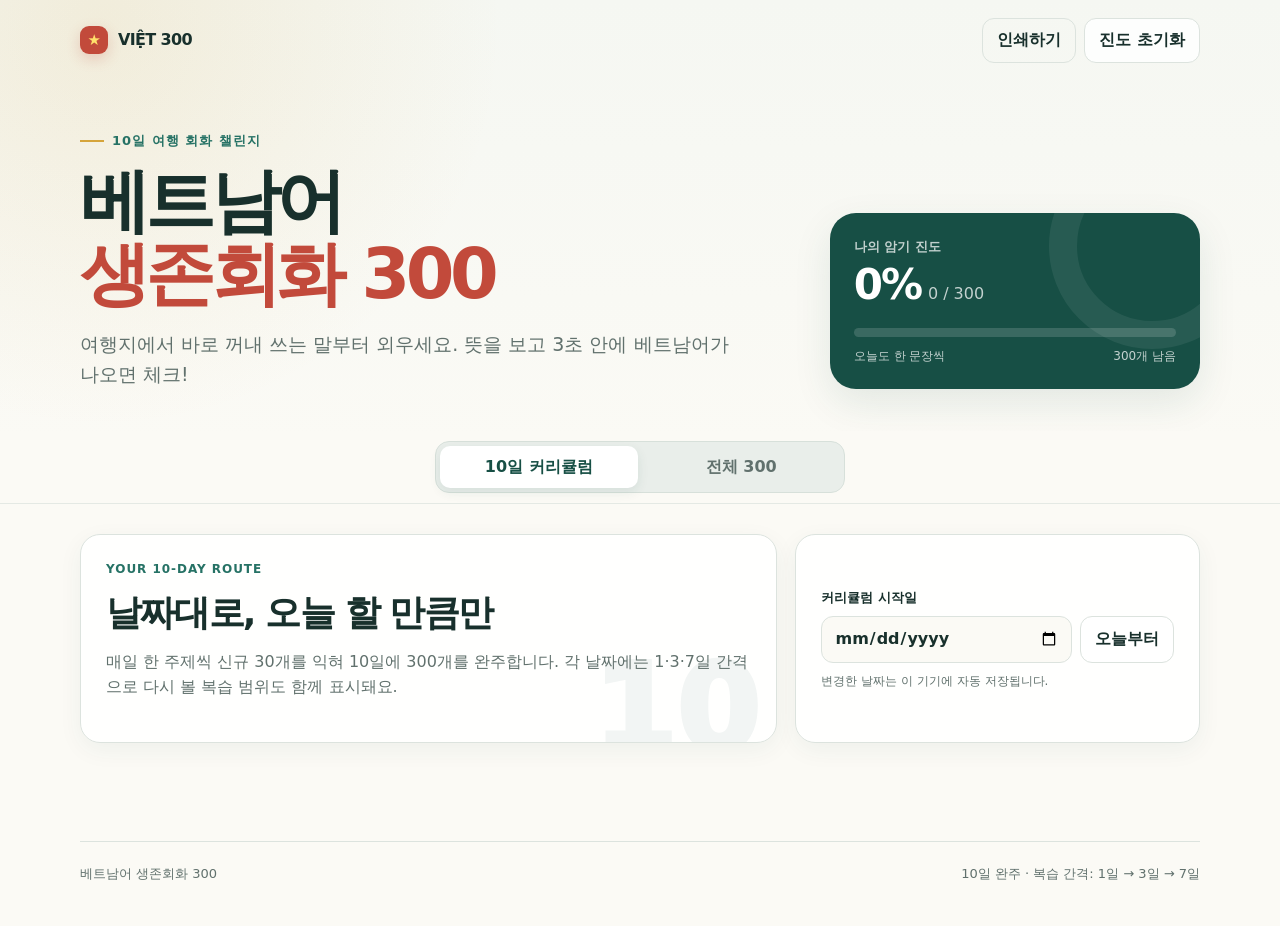
<file: index_1.html>
<!doctype html>
<html lang="ko">
<head>
  <meta charset="utf-8">
  <meta name="viewport" content="width=device-width, initial-scale=1">
  <meta name="theme-color" content="#174f45">
  <meta name="description" content="여행과 생활에 바로 쓰는 베트남어 300개를 검색하고 암기카드로 익히는 학습장">
  <title>베트남어 생존회화 300</title>
  <style>
    :root {
      --ink: #18302c;
      --muted: #61716d;
      --paper: #fbfaf5;
      --surface: #ffffff;
      --line: #dce3de;
      --green: #174f45;
      --green-2: #267265;
      --green-soft: #e8f2ed;
      --red: #c24a3b;
      --red-soft: #f9e9e5;
      --gold: #d5a43a;
      --shadow: 0 14px 38px rgba(23, 79, 69, .10);
      --radius: 20px;
    }

    * { box-sizing: border-box; }
    html { scroll-behavior: smooth; }
    body {
      margin: 0;
      color: var(--ink);
      background:
        radial-gradient(circle at 8% 3%, rgba(213, 164, 58, .13), transparent 25rem),
        linear-gradient(180deg, #f5f7f2 0, var(--paper) 28rem);
      font-family: Pretendard, "Noto Sans KR", "Apple SD Gothic Neo", system-ui, -apple-system, sans-serif;
      line-height: 1.55;
    }
    button, input { font: inherit; }
    button { color: inherit; }
    button, label { -webkit-tap-highlight-color: transparent; }
    .wrap { width: min(1120px, calc(100% - 32px)); margin: 0 auto; }
    .skip-link {
      position: fixed; left: 12px; top: -100px; z-index: 1000;
      padding: 10px 14px; color: white; background: var(--green); border-radius: 8px;
    }
    .skip-link:focus { top: 12px; }
    .site-header { padding: 18px 0 0; }
    .nav { display: flex; align-items: center; justify-content: space-between; gap: 16px; }
    .brand { display: flex; align-items: center; gap: 10px; font-weight: 850; letter-spacing: -.04em; }
    .flag-dot {
      width: 28px; height: 28px; display: grid; place-items: center; flex: 0 0 auto;
      color: #ffe16b; background: var(--red); border-radius: 9px; font-size: 15px;
      box-shadow: 0 5px 14px rgba(194, 74, 59, .22);
    }
    .nav-actions { display: flex; gap: 8px; }
    .btn {
      min-height: 44px; border: 1px solid var(--line); border-radius: 12px; padding: 9px 14px;
      background: rgba(255,255,255,.84); font-weight: 750; cursor: pointer; transition: .18s ease;
    }
    .btn:hover { transform: translateY(-1px); border-color: #adc2ba; box-shadow: 0 6px 16px rgba(23,79,69,.08); }
    .btn:focus-visible, .chip:focus-visible, input:focus-visible, .learn-check:focus-within {
      outline: 3px solid rgba(213,164,58,.52); outline-offset: 2px;
    }
    .btn.primary { border-color: var(--green); color: white; background: var(--green); }
    .btn.primary:hover { background: #103f37; }
    .btn.ghost { background: transparent; }
    .hero {
      display: grid; grid-template-columns: 1.45fr .75fr; gap: 34px; align-items: end;
      padding: 62px 0 42px;
    }
    .eyebrow {
      display: inline-flex; align-items: center; gap: 8px; margin: 0 0 14px;
      color: var(--green-2); font-size: 13px; font-weight: 850; letter-spacing: .08em;
      text-transform: uppercase;
    }
    .eyebrow::before { content: ""; width: 24px; height: 2px; background: var(--gold); }
    h1 { margin: 0; max-width: 760px; font-size: clamp(38px, 7vw, 70px); line-height: 1.04; letter-spacing: -.065em; }
    h1 .accent { color: var(--red); }
    .lead { max-width: 650px; margin: 20px 0 0; color: var(--muted); font-size: clamp(16px, 2.5vw, 19px); }
    .progress-card {
      position: relative; overflow: hidden; padding: 24px; color: white;
      background: var(--green); border-radius: 26px; box-shadow: var(--shadow);
    }
    .progress-card::after {
      content: ""; position: absolute; width: 150px; height: 150px; right: -55px; top: -70px;
      border: 28px solid rgba(255,255,255,.07); border-radius: 50%;
    }
    .progress-label { margin: 0 0 4px; color: rgba(255,255,255,.73); font-size: 13px; font-weight: 800; }
    .progress-number { display: flex; align-items: baseline; gap: 7px; }
    .progress-number strong { font-size: 42px; line-height: 1.15; letter-spacing: -.05em; }
    .progress-number span { color: rgba(255,255,255,.74); }
    .bar { height: 9px; margin-top: 18px; overflow: hidden; background: rgba(255,255,255,.15); border-radius: 999px; }
    .bar > span { display: block; width: 0; height: 100%; background: #f3cd69; border-radius: inherit; transition: width .35s ease; }
    .progress-foot { display: flex; justify-content: space-between; margin-top: 10px; color: rgba(255,255,255,.74); font-size: 12px; }
    .toolbar-shell {
      position: sticky; top: 0; z-index: 20; padding: 10px 0;
      background: rgba(251,250,245,.88); backdrop-filter: blur(14px);
      border-bottom: 1px solid rgba(220,227,222,.75);
    }
    .view-switch {
      display: grid; grid-template-columns: repeat(2, minmax(0, 1fr)); gap: 5px;
      width: min(410px, 100%); margin: 0 auto; padding: 4px;
      background: #e9eeea; border: 1px solid #d7e0da; border-radius: 14px;
    }
    .view-tab {
      min-height: 42px; padding: 8px 14px; border: 0; border-radius: 10px;
      color: var(--muted); background: transparent; font-weight: 820; cursor: pointer;
    }
    .view-tab[aria-selected="true"] {
      color: var(--green); background: white; box-shadow: 0 4px 12px rgba(23,79,69,.09);
    }
    .view-tab:focus-visible { outline: 3px solid rgba(213,164,58,.52); outline-offset: 2px; }
    .word-tools { margin-top: 10px; }
    .toolbar { display: grid; grid-template-columns: 1fr auto; gap: 12px; align-items: center; }
    .search-wrap { position: relative; }
    .search-icon { position: absolute; left: 16px; top: 50%; transform: translateY(-50%); color: var(--muted); font-size: 18px; }
    #search {
      width: 100%; height: 50px; padding: 0 44px 0 46px; color: var(--ink);
      background: var(--surface); border: 1px solid var(--line); border-radius: 15px;
      box-shadow: 0 4px 14px rgba(23,79,69,.04);
    }
    #search::placeholder { color: #8c9995; }
    .clear-search {
      position: absolute; right: 8px; top: 7px; width: 36px; height: 36px; border: 0;
      border-radius: 50%; color: var(--muted); background: transparent; cursor: pointer;
    }
    .clear-search:hover { background: var(--green-soft); }
    .category-strip { display: flex; gap: 8px; padding: 14px 0 2px; overflow-x: auto; scrollbar-width: thin; }
    .chip {
      flex: 0 0 auto; min-height: 38px; padding: 7px 13px; border: 1px solid var(--line);
      border-radius: 999px; background: var(--surface); color: var(--muted); font-weight: 720; cursor: pointer;
    }
    .chip[aria-pressed="true"] { color: white; background: var(--green); border-color: var(--green); }
    main { padding: 30px 0 68px; }
    [hidden] { display: none !important; }

    .curriculum-head {
      display: grid; grid-template-columns: minmax(0, 1fr) minmax(280px, .58fr); gap: 18px;
      align-items: stretch; margin-bottom: 30px;
    }
    .curriculum-intro, .date-card {
      padding: 25px; background: rgba(255,255,255,.94); border: 1px solid var(--line);
      border-radius: var(--radius); box-shadow: 0 7px 25px rgba(23,79,69,.055);
    }
    .curriculum-intro { position: relative; overflow: hidden; }
    .curriculum-intro::after {
      content: "10"; position: absolute; right: 18px; bottom: -28px; z-index: 0;
      color: rgba(23,79,69,.055); font-size: 120px; font-weight: 950; line-height: 1;
    }
    .curriculum-intro > * { position: relative; z-index: 1; }
    .section-kicker {
      margin: 0 0 6px; color: var(--green-2); font-size: 12px; font-weight: 850;
      letter-spacing: .08em; text-transform: uppercase;
    }
    .curriculum-intro h2 { margin: 0; font-size: clamp(27px, 4vw, 36px); letter-spacing: -.05em; }
    .curriculum-copy { max-width: 660px; margin: 9px 0 18px; color: var(--muted); }
    .schedule-summary {
      display: flex; flex-wrap: wrap; align-items: center; gap: 8px 14px; margin: 0;
      color: #40534e; font-size: 14px; font-weight: 720;
    }
    .schedule-summary strong { color: var(--red); }
    .summary-dot { width: 4px; height: 4px; background: #a8b5b0; border-radius: 50%; }
    .date-card { display: flex; flex-direction: column; justify-content: center; }
    .date-card label { display: block; margin-bottom: 8px; font-size: 13px; font-weight: 820; }
    .date-row { display: grid; grid-template-columns: minmax(0, 1fr) auto; gap: 8px; }
    #startDate {
      width: 100%; min-height: 46px; padding: 9px 12px; color: var(--ink); background: var(--paper);
      border: 1px solid var(--line); border-radius: 12px; font-weight: 720;
    }
    .date-help { margin: 9px 0 0; color: var(--muted); font-size: 12px; }
    .phase + .phase { margin-top: 38px; }
    .phase-head { display: flex; align-items: end; justify-content: space-between; gap: 16px; margin-bottom: 14px; }
    .phase-head h3 { margin: 0; font-size: 22px; letter-spacing: -.035em; }
    .phase-head p { margin: 3px 0 0; color: var(--muted); font-size: 13px; }
    .phase-count { flex: 0 0 auto; color: var(--green-2); font-size: 12px; font-weight: 800; }
    .day-grid { display: grid; grid-template-columns: repeat(2, minmax(0, 1fr)); gap: 12px; }
    .day-card {
      position: relative; min-width: 0; padding: 18px; background: rgba(255,255,255,.94);
      border: 1px solid var(--line); border-radius: 18px; box-shadow: 0 4px 18px rgba(23,79,69,.04);
    }
    .day-card.today {
      border-color: var(--gold); background: linear-gradient(145deg, #fffdf4, #fff);
      box-shadow: 0 11px 30px rgba(213,164,58,.15);
    }
    .day-card.today::before {
      content: ""; position: absolute; inset: 8px auto 8px 0; width: 4px;
      background: var(--gold); border-radius: 0 999px 999px 0;
    }
    .day-card.completed { background: #f3f7f4; }
    .day-card.upcoming { background: rgba(255,255,255,.72); }
    .day-card.overdue { border-color: #e4c5bd; }
    .day-top { display: flex; align-items: start; justify-content: space-between; gap: 12px; }
    .day-label { color: var(--green); font-size: 13px; font-weight: 900; letter-spacing: .02em; }
    .day-date { display: block; margin-top: 2px; color: var(--muted); font-size: 12px; }
    .day-status {
      flex: 0 0 auto; padding: 4px 9px; border-radius: 999px; color: var(--muted);
      background: #edf1ee; font-size: 11px; font-weight: 850;
    }
    .today .day-status { color: #755613; background: #fff0bf; }
    .completed .day-status { color: var(--green); background: #dfeee7; }
    .overdue .day-status { color: #9d493c; background: var(--red-soft); }
    .day-card h4 { margin: 13px 0 4px; font-size: 18px; letter-spacing: -.025em; }
    .day-task { min-height: 43px; margin: 0; color: var(--muted); font-size: 13px; }
    .day-progress { margin-top: 14px; }
    .day-progress-head { display: flex; justify-content: space-between; gap: 12px; color: var(--muted); font-size: 11px; }
    .day-progress-head strong { color: var(--ink); font-size: 12px; }
    .mini-bar { height: 6px; margin-top: 7px; overflow: hidden; background: #e5ebe7; border-radius: 999px; }
    .mini-bar span { display: block; height: 100%; background: var(--green-2); border-radius: inherit; }
    .review-due {
      display: flex; flex-wrap: wrap; align-items: center; gap: 5px; margin-top: 13px; min-height: 25px;
    }
    .review-label { margin-right: 2px; color: #7b8985; font-size: 10px; font-weight: 850; }
    .review-chip {
      padding: 3px 6px; color: #61716d; background: #f2f4f1; border: 1px solid #e2e7e3;
      border-radius: 6px; font-size: 10px; white-space: nowrap;
    }
    .review-empty { color: #95a09d; font-size: 10px; }
    .day-actions { display: flex; flex-wrap: wrap; gap: 7px; margin-top: 15px; }
    .day-actions .btn { flex: 1 1 118px; min-height: 40px; padding: 7px 10px; font-size: 12px; }
    .day-actions .btn.primary { flex-grow: 1.12; }
    .scope-banner {
      display: flex; align-items: center; justify-content: space-between; gap: 12px;
      margin-bottom: 16px; padding: 11px 13px; color: var(--green); background: var(--green-soft);
      border: 1px solid #c9ddd5; border-radius: 13px; font-size: 13px; font-weight: 750;
    }
    .scope-banner .btn { flex: 0 0 auto; min-height: 36px; padding: 6px 10px; background: white; font-size: 11px; }
    .list-head { display: flex; justify-content: space-between; align-items: end; gap: 18px; margin-bottom: 18px; }
    .list-head h2 { margin: 0; font-size: 25px; letter-spacing: -.04em; }
    .result-count { margin: 3px 0 0; color: var(--muted); font-size: 14px; }
    .legend { color: var(--muted); font-size: 13px; text-align: right; }
    .word-grid { display: grid; grid-template-columns: repeat(2, minmax(0, 1fr)); gap: 12px; }
    .word-card {
      display: grid; grid-template-columns: 46px minmax(0,1.25fr) minmax(0,1fr) 42px;
      align-items: center; gap: 12px; min-height: 96px; padding: 16px;
      background: rgba(255,255,255,.94); border: 1px solid var(--line); border-radius: 17px;
      box-shadow: 0 4px 18px rgba(23,79,69,.045); transition: .2s ease;
    }
    .word-card:hover { border-color: #b8cbc4; box-shadow: 0 10px 26px rgba(23,79,69,.08); }
    .word-card.learned { background: #f2f7f3; }
    .word-card.learned .vietnamese { text-decoration: line-through; text-decoration-color: rgba(23,79,69,.3); }
    .num { color: #87938f; font-size: 12px; font-weight: 780; font-variant-numeric: tabular-nums; }
    .vietnamese { display: block; font-size: 19px; font-weight: 850; line-height: 1.28; letter-spacing: -.01em; }
    .pronunciation { display: block; margin-top: 4px; color: var(--green-2); font-size: 13px; }
    .meaning { color: #3d504b; font-size: 14px; }
    .learn-check {
      display: grid; place-items: center; width: 44px; height: 44px; justify-self: end;
      border: 1px solid var(--line); border-radius: 12px; background: var(--paper); cursor: pointer;
    }
    .learn-check:hover { border-color: var(--green-2); }
    .learn-check input { position: absolute; opacity: 0; width: 1px; height: 1px; }
    .checkmark {
      width: 20px; height: 20px; display: grid; place-items: center; border: 2px solid #9aaba6;
      border-radius: 7px; color: white; font-size: 13px; font-weight: 900;
    }
    .learn-check input:checked + .checkmark { border-color: var(--green); background: var(--green); }
    .learn-check input:checked + .checkmark::after { content: "✓"; }
    .empty {
      grid-column: 1 / -1; padding: 70px 20px; text-align: center; color: var(--muted);
      border: 1px dashed #bdcac5; border-radius: var(--radius);
    }
    .empty strong { display: block; margin-bottom: 5px; color: var(--ink); font-size: 18px; }
    .guide { margin-top: 54px; }
    .guide > h2 { margin: 0 0 18px; font-size: 25px; letter-spacing: -.04em; }
    .guide-grid { display: grid; grid-template-columns: 1.2fr .8fr; gap: 14px; }
    .plan-card { grid-column: 1 / -1; }
    details { background: var(--surface); border: 1px solid var(--line); border-radius: 18px; }
    summary { padding: 18px 20px; font-weight: 820; cursor: pointer; }
    .details-body { padding: 0 20px 20px; color: var(--muted); }
    .patterns { margin: 0; padding-left: 23px; }
    .patterns li + li { margin-top: 8px; }
    .patterns code { color: var(--green); background: var(--green-soft); border-radius: 5px; padding: 1px 5px; font-family: inherit; font-weight: 750; }
    .routine { margin: 0; padding-left: 21px; }
    .routine li + li { margin-top: 8px; }
    .plan-stages { display: grid; grid-template-columns: repeat(3, 1fr); gap: 10px; }
    .plan-stage { padding: 14px; background: var(--paper); border: 1px solid var(--line); border-radius: 13px; }
    .plan-stage strong { display: block; margin-bottom: 4px; color: var(--green); font-size: 13px; }
    .plan-stage span { font-size: 13px; }
    .notice {
      margin-top: 16px; padding: 15px 17px; color: #745b1f; background: #fff7df;
      border: 1px solid #edd99c; border-radius: 14px; font-size: 13px;
    }
    footer { padding: 0 0 42px; color: var(--muted); font-size: 13px; }
    .footer-inner { display: flex; justify-content: space-between; gap: 20px; padding-top: 22px; border-top: 1px solid var(--line); }

    .modal {
      position: fixed; inset: 0; z-index: 100; display: none; place-items: center; padding: 18px;
      background: rgba(15,35,31,.72); backdrop-filter: blur(9px);
    }
    .modal.open { display: grid; }
    .study-panel {
      width: min(650px, 100%); max-height: calc(100dvh - 36px); overflow: auto; padding: 18px;
      background: #f6f7f2; border-radius: 26px; box-shadow: 0 30px 90px rgba(0,0,0,.28);
    }
    .study-top { display: flex; justify-content: space-between; align-items: center; gap: 10px; }
    .study-meta { color: var(--muted); font-size: 13px; font-weight: 750; }
    .icon-btn {
      width: 44px; height: 44px; border: 1px solid var(--line); border-radius: 12px;
      background: white; font-size: 20px; cursor: pointer;
    }
    .flashcard {
      position: relative; width: 100%; min-height: 350px; margin-top: 14px; padding: 40px 30px;
      display: flex; flex-direction: column; align-items: center; justify-content: center;
      color: inherit; font: inherit; text-align: center; background: white; border: 1px solid var(--line); border-radius: 22px;
      box-shadow: var(--shadow); cursor: pointer; user-select: none;
    }
    .flash-category {
      position: absolute; top: 18px; left: 18px; padding: 5px 9px;
      color: var(--green-2); background: var(--green-soft); border-radius: 999px; font-size: 11px; font-weight: 800;
    }
    .flash-num { position: absolute; top: 22px; right: 20px; color: #8a9692; font-size: 12px; }
    .flash-prompt { color: var(--muted); font-size: 13px; font-weight: 760; }
    .flash-meaning { margin-top: 8px; font-size: clamp(25px, 6vw, 38px); font-weight: 870; line-height: 1.25; letter-spacing: -.045em; }
    .flash-answer { display: none; margin-top: 32px; padding-top: 26px; width: min(410px, 100%); border-top: 1px solid var(--line); }
    .flashcard.revealed .flash-answer { display: block; animation: rise .2s ease; }
    .flash-vietnamese { display: block; color: var(--red); font-size: clamp(26px, 6vw, 40px); font-weight: 900; line-height: 1.2; }
    .flash-pron { display: block; margin-top: 8px; color: var(--green-2); font-weight: 700; }
    .reveal-hint { margin-top: 26px; color: #8b9793; font-size: 12px; }
    .flashcard.revealed .reveal-hint { display: none; }
    @keyframes rise { from { opacity: 0; transform: translateY(7px); } }
    .study-actions { display: grid; grid-template-columns: auto repeat(5, 1fr); gap: 9px; margin-top: 12px; }
    .study-actions .btn { min-height: 48px; }
    .btn.shuffle[aria-pressed="true"] { color: var(--green); background: var(--green-soft); border-color: #a9c8bd; }
    .study-help { margin: 10px 3px 0; color: #788681; font-size: 11px; text-align: center; }
    .flash-answer-meaning { display: none; margin-top: 10px; color: #41534e; font-size: 16px; font-weight: 760; }
    .flashcard.listening .flash-answer-meaning { display: block; }
    body.modal-open { overflow: hidden; }
    .sr-only {
      position: absolute !important; width: 1px !important; height: 1px !important; padding: 0 !important;
      margin: -1px !important; overflow: hidden !important; clip: rect(0,0,0,0) !important; white-space: nowrap !important; border: 0 !important;
    }

    @media (max-width: 760px) {
      .wrap { width: min(100% - 22px, 660px); }
      .site-header { padding-top: 12px; }
      .brand span:last-child { font-size: 14px; }
      .nav-actions .btn.ghost { display: none; }
      .hero { grid-template-columns: 1fr; gap: 26px; padding: 42px 0 30px; }
      .progress-card { padding: 20px; }
      .curriculum-head { grid-template-columns: 1fr; }
      .day-grid { grid-template-columns: 1fr; }
      .toolbar { grid-template-columns: 1fr auto; }
      #studyButton span { display: none; }
      .word-grid { grid-template-columns: 1fr; }
      .word-card { grid-template-columns: 40px minmax(0,1.25fr) minmax(0,1fr) 40px; min-height: 88px; padding: 13px; gap: 8px; }
      .vietnamese { font-size: 17px; }
      .meaning { font-size: 13px; }
      .guide-grid { grid-template-columns: 1fr; }
      .plan-card { grid-column: auto; }
      .plan-stages { grid-template-columns: 1fr; }
      .footer-inner { flex-direction: column; gap: 5px; }
    }
    @media (max-width: 440px) {
      .word-card { grid-template-columns: 34px minmax(0,1fr) 38px; }
      .meaning { grid-column: 2; margin-top: -3px; }
      .learn-check { grid-column: 3; grid-row: 1 / span 2; }
      .toolbar-shell { padding-top: 7px; }
      .view-tab { padding-inline: 8px; font-size: 13px; }
      .curriculum-intro, .date-card { padding: 19px; }
      .date-row { grid-template-columns: 1fr; }
      .date-row .btn { width: 100%; }
      .phase-head { align-items: start; }
      .phase-count { display: none; }
      .day-card { padding: 16px; }
      .scope-banner { align-items: start; flex-direction: column; }
      .list-head { align-items: start; }
      .legend { display: none; }
      .flashcard { min-height: 330px; padding-inline: 20px; }
      .study-actions {
        position: sticky; bottom: 0; z-index: 2; grid-template-columns: 1fr 1fr;
        padding: 10px 0 calc(10px + env(safe-area-inset-bottom)); background: #f6f7f2;
      }
      .study-actions .shuffle { grid-column: 1 / -1; }
    }

    @media (prefers-reduced-motion: reduce) {
      *, *::before, *::after { scroll-behavior: auto !important; animation: none !important; transition: none !important; }
    }

    @media print {
      @page { margin: 12mm; }
      body { background: white; color: black; font-size: 10pt; }
      .site-header, .toolbar-shell, .nav-actions, .progress-card, .legend, .guide, #curriculumPanel, footer, .modal, .learn-check, .scope-banner { display: none !important; }
      .hero { display: block; padding: 0 0 8mm; }
      h1 { font-size: 25pt; }
      .lead { margin-top: 3mm; font-size: 10pt; }
      main { padding: 0; }
      .list-head { margin-bottom: 4mm; }
      .word-grid { grid-template-columns: repeat(2, 1fr); gap: 2mm; }
      .word-card, .word-card.learned { display: grid; grid-template-columns: 9mm 1.15fr 1fr; min-height: 0; padding: 2.5mm; break-inside: avoid; box-shadow: none; background: white; border-radius: 2mm; }
      .word-card.learned .vietnamese { text-decoration: none; }
      .vietnamese { font-size: 11pt; }
      .pronunciation, .meaning, .num { color: #333; font-size: 8.5pt; }
    }
  </style>
</head>
<body>
  <a class="skip-link" href="#mainContent">학습 내용으로 건너뛰기</a>

  <header class="site-header">
    <div class="wrap nav">
      <div class="brand"><span class="flag-dot" aria-hidden="true">★</span><span>VIỆT 300</span></div>
      <div class="nav-actions">
        <button class="btn ghost" id="printButton" type="button">인쇄하기</button>
        <button class="btn" id="resetButton" type="button">진도 초기화</button>
      </div>
    </div>
  </header>

  <section class="wrap hero" aria-labelledby="pageTitle">
    <div>
      <p class="eyebrow">10일 여행 회화 챌린지</p>
      <h1 id="pageTitle">베트남어<br><span class="accent">생존회화 300</span></h1>
      <p class="lead">여행지에서 바로 꺼내 쓰는 말부터 외우세요. 뜻을 보고 3초 안에 베트남어가 나오면 체크!</p>
    </div>
    <aside class="progress-card" aria-label="전체 학습 진도">
      <p class="progress-label">나의 암기 진도</p>
      <div class="progress-number"><strong id="progressPercent">0%</strong><span id="progressFraction">0 / 300</span></div>
      <div class="bar" aria-hidden="true"><span id="progressBar"></span></div>
      <div class="progress-foot"><span>오늘도 한 문장씩</span><span id="remainingText">300개 남음</span></div>
    </aside>
  </section>

  <div class="toolbar-shell">
    <div class="wrap">
      <div class="view-switch" role="tablist" aria-label="학습 화면 선택">
        <button class="view-tab" id="curriculumTab" type="button" role="tab" aria-selected="true" aria-controls="curriculumPanel">10일 커리큘럼</button>
        <button class="view-tab" id="wordsTab" type="button" role="tab" aria-selected="false" aria-controls="wordsPanel" tabindex="-1">전체 300</button>
      </div>
      <div class="word-tools" id="wordTools" hidden>
        <div class="toolbar">
          <div class="search-wrap">
            <label class="sr-only" for="search">베트남어, 발음 또는 뜻 검색</label>
            <span class="search-icon" aria-hidden="true">⌕</span>
            <input id="search" type="search" autocomplete="off" placeholder="베트남어·발음·뜻 검색">
            <button class="clear-search" id="clearSearch" type="button" aria-label="검색어 지우기" hidden>×</button>
          </div>
          <button class="btn primary" id="studyButton" type="button">암기카드 <span>시작</span></button>
        </div>
        <nav class="category-strip" id="categoryStrip" aria-label="주제별 필터"></nav>
      </div>
    </div>
  </div>

  <main class="wrap" id="mainContent">
    <section id="curriculumPanel" role="tabpanel" aria-labelledby="curriculumTab">
      <div class="curriculum-head">
        <div class="curriculum-intro">
          <p class="section-kicker">Your 10-day route</p>
          <h2>날짜대로, 오늘 할 만큼만</h2>
          <p class="curriculum-copy">매일 한 주제씩 신규 30개를 익혀 10일에 300개를 완주합니다. 각 날짜에는 1·3·7일 간격으로 다시 볼 복습 범위도 함께 표시돼요.</p>
          <p class="schedule-summary" id="scheduleSummary" aria-live="polite"></p>
        </div>
        <div class="date-card">
          <label for="startDate">커리큘럼 시작일</label>
          <div class="date-row">
            <input id="startDate" type="date" aria-describedby="dateHelp">
            <button class="btn" id="todayStartButton" type="button">오늘부터</button>
          </div>
          <p class="date-help" id="dateHelp">변경한 날짜는 이 기기에 자동 저장됩니다.</p>
        </div>
      </div>
      <div id="curriculumList" aria-label="10일 학습 일정"></div>
    </section>

    <section id="wordsPanel" role="tabpanel" aria-labelledby="wordsTab" hidden>
      <div class="scope-banner" id="scopeBanner" hidden>
        <span id="scopeText"></span>
        <button class="btn" id="clearScope" type="button">전체 300개로</button>
      </div>
      <section aria-labelledby="listTitle">
      <div class="list-head">
        <div>
          <h2 id="listTitle">전체 표현</h2>
          <p class="result-count" id="resultCount" aria-live="polite">300개 표현</p>
        </div>
        <p class="legend">외웠다면 오른쪽 체크 ✓</p>
      </div>
      <div class="word-grid" id="wordList"></div>
      </section>

      <section class="guide" aria-labelledby="guideTitle">
      <h2 id="guideTitle">외우는 방법</h2>
      <div class="guide-grid">
        <details open>
          <summary>반드시 외울 문장 틀 10개</summary>
          <div class="details-body">
            <ol class="patterns">
              <li><code>Tôi muốn ___.</code> — 저는 ___을 원해요.</li>
              <li><code>Tôi cần ___.</code> — 저는 ___이 필요해요.</li>
              <li><code>Cho tôi ___, được không ạ?</code> — ___을 주시겠어요?</li>
              <li><code>Tôi muốn đi đến ___.</code> — ___에 가고 싶어요.</li>
              <li><code>___ ở đâu?</code> — ___은 어디예요?</li>
              <li><code>Có ___ không?</code> — ___이 있나요?</li>
              <li><code>___ bao nhiêu tiền?</code> — ___은 얼마예요?</li>
              <li><code>Tôi có thể ___ không?</code> — 제가 ___해도 되나요?</li>
              <li><code>Tôi không hiểu. Xin nói chậm / nói lại.</code> — 이해 못 했어요. 천천히 / 다시 말해 주세요.</li>
              <li><code>Tôi bị đau ___. Tôi cần bác sĩ.</code> — ___이 아파요. 의사가 필요해요.</li>
            </ol>
          </div>
        </details>
        <details open>
          <summary>하루 25분 루틴</summary>
          <div class="details-body">
            <ol class="routine">
              <li>전날 복습 <strong>5분</strong></li>
              <li>신규 단어 듣고 따라 말하기 <strong>10분</strong></li>
              <li>뜻을 가리고 회상하기 <strong>7분</strong></li>
              <li>문장 틀에 끼워 말하기 <strong>3분</strong></li>
            </ol>
            <p class="notice"><strong>발음 안내</strong><br>한글 표기는 북부 표준 발음에 가까운 읽기 힌트입니다. 성조는 베트남어 철자와 원어민 음성을 함께 확인하세요.</p>
          </div>
        </details>
        <details class="plan-card">
          <summary>10일 암기 계획</summary>
          <div class="details-body">
            <div class="plan-stages">
              <div class="plan-stage"><strong>매일 신규</strong><span>주제별 30개를 듣고 따라 말하기</span></div>
              <div class="plan-stage"><strong>간격 복습</strong><span>1일·3일·7일 전에 배운 범위 다시 보기</span></div>
              <div class="plan-stage"><strong>10일 완주</strong><span>하루 30개 × 10일로 전체 300개 학습</span></div>
            </div>
          </div>
        </details>
      </div>
      </section>
    </section>
  </main>

  <footer>
    <div class="wrap footer-inner"><span>베트남어 생존회화 300</span><span>10일 완주 · 복습 간격: 1일 → 3일 → 7일</span></div>
  </footer>

  <div class="modal" id="studyModal" role="dialog" aria-modal="true" aria-labelledby="studyTitle" aria-hidden="true">
    <section class="study-panel">
      <div class="study-top">
        <div>
          <strong id="studyTitle">암기카드</strong>
          <div class="study-meta" id="studyMeta" aria-live="polite"></div>
        </div>
        <button class="icon-btn" id="closeStudy" type="button" aria-label="암기카드 닫기">×</button>
      </div>
      <button class="flashcard" id="flashcard" type="button" aria-label="정답 보기">
        <span class="flash-category" id="flashCategory"></span>
        <span class="flash-num" id="flashNum"></span>
        <span class="flash-prompt" id="flashPrompt">뜻을 보고 베트남어로 말해보세요</span>
        <span class="flash-meaning" id="flashMeaning"></span>
        <span class="flash-answer" id="flashAnswer">
          <span class="flash-vietnamese" id="flashVietnamese"></span>
          <span class="flash-pron" id="flashPron"></span>
          <span class="flash-answer-meaning" id="flashAnswerMeaning"></span>
        </span>
        <span class="reveal-hint">카드를 누르면 정답이 보여요</span>
      </button>
      <div class="study-actions">
        <button class="btn shuffle" id="shuffleButton" type="button" aria-pressed="false">순서 섞기</button>
        <button class="btn" id="listenButton" type="button">발음 듣기</button>
        <button class="btn" id="revealButton" type="button">정답 보기</button>
        <button class="btn" id="againButton" type="button">다시 볼래요</button>
        <button class="btn" id="learnedButton" type="button">외웠어요 ✓</button>
        <button class="btn primary" id="nextButton" type="button">다음 카드</button>
      </div>
      <p class="study-help">Space 정답 보기 · → 다음 · L 외움 표시 · Esc 닫기 · 음성은 기기의 베트남어 음성을 사용해요</p>
    </section>
  </div>

  <script>
    "use strict";

    const RAW = [
      ["xin chào","씬 짜오","안녕하세요"],
      ["cảm ơn","깜 언","감사합니다"],
      ["xin lỗi","씬 로이","미안합니다 / 실례합니다"],
      ["không sao","콩 싸오","괜찮아요"],
      ["vâng","벙","네(북부에서 흔함)"],
      ["dạ","자 / 야","네·예(공손)"],
      ["không","콩","아니요 / 안"],
      ["được","드억","돼요 / 좋아요"],
      ["không được","콩 드억","안 돼요"],
      ["làm ơn","람 언","부탁합니다 / 제발"],
      ["giúp tôi","줍 또이","도와주세요"],
      ["tôi","또이","나 / 저"],
      ["bạn","반","친구; 또래·친근한 상대를 부르는 말"],
      ["anh","아잉","연상 남성 호칭"],
      ["chị","찌","연상 여성 호칭"],
      ["em","엠","어린 사람·동생 호칭"],
      ["ông","옹","연장자 남성·할아버지"],
      ["bà","바","연장자 여성·할머니"],
      ["chúng tôi","쭝 또이","우리(상대방 제외)"],
      ["người Hàn Quốc","응으어이 한 꾸옥","한국인"],
      ["tiếng Việt","띠엥 비엣","베트남어"],
      ["tiếng Anh","띠엥 아잉","영어"],
      ["tôi không hiểu","또이 콩 히에우","이해 못 해요"],
      ["xin nói chậm lại","씬 노이 쩜 라이","좀 더 천천히 말해 주세요"],
      ["xin nói lại","씬 노이 라이","다시 말해 주세요"],
      ["xin viết ra","씬 비엣 자","적어 주세요"],
      ["đúng","둥","맞아요"],
      ["sai","싸이","틀려요"],
      ["tốt","똣","좋아요 / 좋은"],
      ["cẩn thận","껀 턴","조심하세요"],
      ["ai","아이","누구"],
      ["gì","지","무엇"],
      ["ở đâu","어 더우","어디에"],
      ["khi nào","키 나오","언제"],
      ["tại sao","따이 싸오","왜"],
      ["như thế nào","느 테 나오","어떻게"],
      ["bao nhiêu","바오 니에우","얼마 / 몇"],
      ["cái này","까이 나이","이것"],
      ["cái kia","까이 끼어","저것"],
      ["có","꼬","있다 / 가지다"],
      ["có không?","꼬 콩?","있어요?"],
      ["muốn","무온","원하다"],
      ["cần","껀","필요하다"],
      ["biết","비엣","알다"],
      ["tìm","띰","찾다"],
      ["đi","디","가다"],
      ["đến","덴","오다 / 도착하다"],
      ["về","베","돌아가다"],
      ["vào","바오","들어가다"],
      ["ra","자","나가다"],
      ["dừng lại","증 라이","멈추세요"],
      ["chờ","쩌","기다리다"],
      ["mở","머","열다"],
      ["đóng","동","닫다"],
      ["xem","쎔","보다"],
      ["nghe","응에","듣다"],
      ["ăn","안","먹다"],
      ["uống","우옹","마시다"],
      ["ngủ","응우","자다"],
      ["gọi","고이","부르다 / 전화하다"],
      ["trái","짜이","왼쪽"],
      ["phải","파이","오른쪽"],
      ["thẳng","탕","직진 / 곧장"],
      ["trước","쯔억","앞 / 전에"],
      ["sau","싸우","뒤 / 후에"],
      ["gần","건","가깝다"],
      ["xa","싸","멀다"],
      ["bên cạnh","벤 까잉","옆"],
      ["đối diện","도이 지엔","맞은편"],
      ["ở đây","어 더이","여기"],
      ["ở đó","어 도","거기 / 저기"],
      ["đường","드엉","길 / 도로"],
      ["ngã tư","응아 뜨","사거리"],
      ["bản đồ","반 도","지도"],
      ["địa chỉ","지어 찌","주소"],
      ["sân bay","썬 바이","공항"],
      ["nhà ga","냐 가","기차역"],
      ["bến xe","벤 쎄","버스터미널"],
      ["trạm xe buýt","짬 쎄 부잇","버스 정류장"],
      ["khách sạn","칵 산","호텔"],
      ["nhà vệ sinh","냐 베 씽","화장실"],
      ["taxi","딱씨","택시"],
      ["xe buýt","쎄 부잇","버스"],
      ["tàu hỏa","따우 호아","기차"],
      ["tàu điện","따우 디엔","전철 / 도시철도"],
      ["xe máy","쎄 마이","오토바이"],
      ["ô tô","오 또","자동차"],
      ["vé","베","표 / 티켓"],
      ["lên","렌","타다 / 올라가다"],
      ["xuống","쑤옹","내리다 / 내려가다"],
      ["nhà hàng","냐 항","식당"],
      ["quán ăn","꽌 안","음식점"],
      ["thực đơn","특 던","메뉴"],
      ["món ăn","몬 안","요리 / 음식"],
      ["cơm","껌","밥 / 식사"],
      ["phở","퍼","쌀국수"],
      ["bánh mì","바잉 미","반미 / 빵"],
      ["bún","분","가는 쌀국수"],
      ["thịt","팃","고기"],
      ["bò","보","소 / 쇠고기"],
      ["gà","가","닭 / 닭고기"],
      ["heo","헤오","돼지 / 돼지고기(남부)"],
      ["cá","까","생선"],
      ["hải sản","하이 산","해산물"],
      ["rau","자우","채소"],
      ["trái cây","짜이 꺼이","과일(남부)"],
      ["nước","느억","물 / 음료"],
      ["cà phê","까 페","커피"],
      ["bia","비어","맥주"],
      ["trà","짜","차"],
      ["sữa","쓰어","우유"],
      ["đá","다","얼음"],
      ["nóng","농","뜨거운"],
      ["lạnh","라잉","차가운"],
      ["cay","까이","매운"],
      ["ngọt","응엇","단"],
      ["đồ chay","도 짜이","채식 음식"],
      ["ngon","응언","맛있는"],
      ["dị ứng","지 응","알레르기"],
      ["không cay","콩 까이","안 맵게"],
      ["cửa hàng","끄어 항","가게"],
      ["chợ","쩌","시장"],
      ["siêu thị","씨에우 티","슈퍼마켓"],
      ["mua","무어","사다"],
      ["bán","반","팔다"],
      ["giá","자","가격"],
      ["tiền","띠엔","돈"],
      ["đồng","동","동(베트남 화폐)"],
      ["tiền mặt","띠엔 맛","현금"],
      ["thẻ","테","카드"],
      ["hóa đơn","호아 던","계산서 / 청구서"],
      ["biên lai","비엔 라이","영수증"],
      ["rẻ","제","싸다"],
      ["đắt","닷","비싸다"],
      ["giảm giá","잠 자","할인"],
      ["mặc cả","막 까","흥정"],
      ["kích cỡ","끽 꺼","사이즈"],
      ["nhỏ","뇨","작은"],
      ["lớn","런","큰"],
      ["màu","마우","색"],
      ["đỏ","도","빨간색"],
      ["xanh","싸잉","파란색 / 초록색"],
      ["đen","댄","검은색"],
      ["trắng","짱","흰색"],
      ["thử","트","입어보다 / 시험하다"],
      ["đổi","도이","교환하다 / 바꾸다"],
      ["trả lại","짜 라이","반품하다 / 돌려주다"],
      ["mở cửa","머 끄어","영업 중 / 문을 열다"],
      ["đóng cửa","동 끄어","영업 종료 / 문을 닫다"],
      ["hết hàng","헷 항","품절"],
      ["nhà nghỉ","냐 응이","여관 / 저가 숙소"],
      ["phòng","퐁","방"],
      ["đặt phòng","닷 퐁","방을 예약하다"],
      ["còn phòng không?","꼰 퐁 콩?","빈방 있나요?"],
      ["một đêm","못 뎀","하룻밤"],
      ["nhận phòng","년 퐁","체크인"],
      ["trả phòng","짜 퐁","체크아웃"],
      ["lễ tân","레 떤","프런트 / 접수처"],
      ["chìa khóa","찌어 콰","열쇠"],
      ["hộ chiếu","호 찌에우","여권"],
      ["tiền đặt cọc","띠엔 닷 꼭","보증금"],
      ["bữa sáng","브어 상","아침 식사"],
      ["Wi-Fi","와이파이","와이파이"],
      ["mật khẩu","멋 커우","비밀번호"],
      ["điều hòa","디에우 화","에어컨(북부)"],
      ["nước nóng","느억 농","온수"],
      ["phòng tắm","퐁 땀","욕실"],
      ["vòi hoa sen","버이 화 센","샤워기"],
      ["khăn tắm","칸 땀","목욕 수건"],
      ["xà phòng","싸 퐁","비누"],
      ["giấy vệ sinh","저이 베 씽","화장지"],
      ["giường","즈엉","침대"],
      ["chăn","짠","이불"],
      ["gối","고이","베개"],
      ["thang máy","탕 마이","엘리베이터"],
      ["cầu thang","꺼우 탕","계단"],
      ["tầng","떵","층"],
      ["phòng đơn","퐁 던","1인실"],
      ["phòng đôi","퐁 도이","2인실 / 더블룸"],
      ["hành lý","한 리","짐 / 수하물"],
      ["số không","소 콩","숫자 0"],
      ["một","못","1"],
      ["hai","하이","2"],
      ["ba","바","3"],
      ["bốn","본","4"],
      ["năm","남","5"],
      ["sáu","사우","6"],
      ["bảy","바이","7"],
      ["tám","땀","8"],
      ["chín","찐","9"],
      ["mười","므어이","10"],
      ["trăm","짬","백 / 100"],
      ["nghìn / ngàn","응인 / 응안","천 / 1,000(북부 / 남부)"],
      ["triệu","찌에우","백만 / 1,000,000"],
      ["mấy giờ?","머이 저?","몇 시예요?"],
      ["giờ","저","시 / 시간"],
      ["phút","풋","분"],
      ["hôm nay","홈 나이","오늘"],
      ["ngày mai","응아이 마이","내일"],
      ["hôm qua","홈 꽈","어제"],
      ["buổi sáng","부오이 상","아침"],
      ["buổi trưa","부오이 쯔어","정오 / 점심때"],
      ["buổi chiều","부오이 찌에우","오후"],
      ["buổi tối","부오이 또이","저녁 / 밤"],
      ["bây giờ","버이 저","지금"],
      ["sớm","썸","일찍 / 이른"],
      ["muộn","무온","늦게 / 늦은"],
      ["bao lâu?","바오 러우?","얼마나 오래요?"],
      ["mấy ngày?","머이 응아이?","며칠이요?"],
      ["mươi","므어이","20·30 등에서 쓰는 ‘십’"],
      ["bệnh viện","벤 비엔","병원"],
      ["nhà thuốc","냐 투옥","약국"],
      ["bác sĩ","박 씨","의사"],
      ["thuốc","투옥","약"],
      ["đau","다우","아프다 / 통증"],
      ["đau đầu","다우 더우","두통"],
      ["đau bụng","다우 붕","복통"],
      ["đau răng","다우 장","치통"],
      ["sốt","솟","열 / 발열"],
      ["ho","허","기침"],
      ["tiêu chảy","띠에우 짜이","설사"],
      ["buồn nôn","부온 논","메스꺼움"],
      ["chóng mặt","쫑 맛","어지러움"],
      ["khó thở","커 터","숨쉬기 힘들다"],
      ["chảy máu","짜이 마우","피가 나다"],
      ["vết thương","벳 트엉","상처"],
      ["cấp cứu","껍 끄우","응급 / 응급실"],
      ["xe cấp cứu","쎄 껍 끄우","구급차"],
      ["cứu tôi với!","끄우 또이 버이!","살려 주세요!"],
      ["cảnh sát","까잉 삿","경찰"],
      ["gọi cảnh sát!","고이 까잉 삿!","경찰을 불러 주세요!"],
      ["cháy","짜이","불이 나다 / 타다"],
      ["nguy hiểm","응위 히엠","위험"],
      ["tôi bị mất…","또이 비 멋…","…을 잃어버렸어요"],
      ["tôi bị mất cắp…","또이 비 멋 깝…","…을 도난당했어요"],
      ["băng cá nhân","방 까 년","반창고"],
      ["bảo hiểm y tế","바오 히엠 이 떼","의료보험"],
      ["ngộ độc thực phẩm","응오 독 특 펌","식중독"],
      ["tôi dị ứng với…","또이 지 응 버이…","저는 …에 알레르기가 있어요"],
      ["thuốc giảm đau","투옥 잠 다우","진통제"],
      ["điện thoại","디엔 토아이","전화 / 휴대전화"],
      ["số điện thoại","소 디엔 토아이","전화번호"],
      ["thẻ SIM","테 심","유심 카드"],
      ["Internet","인떠넷","인터넷"],
      ["bộ sạc","보 삭","충전기"],
      ["pin","삔","배터리"],
      ["ổ cắm","오 깜","콘센트"],
      ["gọi điện","고이 디엔","전화하다"],
      ["tin nhắn","띤 냔","문자 / 메시지"],
      ["không có mạng","콩 꼬 망","인터넷이 안 돼요"],
      ["người","응으어이","사람"],
      ["gia đình","자 딘","가족"],
      ["trẻ em","쩨 엠","어린이"],
      ["đàn ông","단 옹","남자"],
      ["phụ nữ","푸 느","여자"],
      ["nhân viên","년 비엔","직원"],
      ["tài xế","따이 쎄","운전기사"],
      ["hướng dẫn viên","흐엉 전 비엔","안내원 / 가이드"],
      ["đại sứ quán","다이 스 꽌","대사관"],
      ["lãnh sự quán","라잉 스 꽌","영사관"],
      ["thời tiết","터이 띠엣","날씨"],
      ["mưa","므어","비"],
      ["nắng","낭","햇빛 / 맑은 날씨"],
      ["gió","저","바람"],
      ["bão","바오","폭풍 / 태풍"],
      ["trời mưa","쩌이 므어","비가 와요"],
      ["nhiệt độ","니엣 도","온도"],
      ["ẩm","엄","습한"],
      ["khô","코","건조한"],
      ["nhiều mây","니에우 머이","구름이 많은"],
      ["xấu","써우","나쁜 / 못생긴"],
      ["nhiều","니에우","많은"],
      ["ít","잇","적은"],
      ["nhanh","냐잉","빠른 / 빨리"],
      ["chậm","쩜","느린 / 천천히"],
      ["sạch","색","깨끗한"],
      ["bẩn","번","더러운"],
      ["an toàn","안 똰","안전한"],
      ["dễ","제","쉬운"],
      ["khó","커","어려운"],
      ["mới","머이","새로운"],
      ["cũ","꾸","오래된 / 중고의"],
      ["đủ","두","충분한"],
      ["thêm","템","더 / 추가하다"],
      ["quá","꽈","너무 / 매우"],
      ["rất","젓","매우"],
      ["giống nhau","종 냐우","같은 / 서로 닮은"],
      ["khác","칵","다른"],
      ["đẹp","뎁","아름다운 / 예쁜"],
      ["ổn","온","괜찮은 / 문제없는"],
      ["sẵn sàng","산 상","준비된"],
      ["bận","번","바쁜"],
      ["miễn phí","미엔 피","무료"],
      ["tạm biệt","땀 비엣","안녕 / 안녕히 가세요·계세요"],
      ["không có gì","콩 꼬 지","천만에요"],
      ["rất vui được gặp bạn","젓 부이 드억 갑 반","만나서 반가워요"],
      ["chúc may mắn","쭉 마이 만","행운을 빌어요"],
      ["tính tiền","띵 띠엔","계산해 주세요"],
      ["đắt quá","닷 꽈","너무 비싸요"],
      ["bớt được không?","벗 드억 콩?","깎아 주실 수 있나요?"]
    ];

    const CATEGORIES = [
      "핵심·인사·예절", "질문·행동", "방향·교통", "음식·음료", "쇼핑·돈",
      "숙소", "숫자·시간", "건강·긴급상황", "통신·사람·날씨", "상태·실전 표현"
    ];
    const WORDS = RAW.map((row, index) => ({
      id: index + 1,
      vietnamese: row[0],
      pronunciation: row[1],
      meaning: row[2],
      category: CATEGORIES[Math.floor(index / 30)]
    }));

    const STORAGE_KEY = "viet300-learned-v1";
    const START_DATE_KEY = "viet300-start-date-v1";
    const COURSE_DAYS = 10;
    const WORDS_PER_DAY = 30;
    const REVIEW_OFFSETS = [1, 3, 7];
    const state = {
      view: "curriculum",
      category: "전체",
      query: "",
      wordScope: null,
      scopeLabel: "",
      startDate: loadStartDate(),
      learned: loadLearned(),
      deck: [],
      deckIndex: 0,
      shuffled: false,
      studyLabel: "암기카드",
      returnFocus: null
    };

    const els = {
      curriculumTab: document.querySelector("#curriculumTab"),
      wordsTab: document.querySelector("#wordsTab"),
      curriculumPanel: document.querySelector("#curriculumPanel"),
      wordsPanel: document.querySelector("#wordsPanel"),
      wordTools: document.querySelector("#wordTools"),
      curriculumList: document.querySelector("#curriculumList"),
      scheduleSummary: document.querySelector("#scheduleSummary"),
      startDate: document.querySelector("#startDate"),
      categoryStrip: document.querySelector("#categoryStrip"),
      search: document.querySelector("#search"),
      clearSearch: document.querySelector("#clearSearch"),
      wordList: document.querySelector("#wordList"),
      listTitle: document.querySelector("#listTitle"),
      resultCount: document.querySelector("#resultCount"),
      scopeBanner: document.querySelector("#scopeBanner"),
      scopeText: document.querySelector("#scopeText"),
      progressPercent: document.querySelector("#progressPercent"),
      progressFraction: document.querySelector("#progressFraction"),
      progressBar: document.querySelector("#progressBar"),
      remainingText: document.querySelector("#remainingText"),
      studyModal: document.querySelector("#studyModal"),
      studyTitle: document.querySelector("#studyTitle"),
      studyMeta: document.querySelector("#studyMeta"),
      flashcard: document.querySelector("#flashcard"),
      flashCategory: document.querySelector("#flashCategory"),
      flashNum: document.querySelector("#flashNum"),
      flashPrompt: document.querySelector("#flashPrompt"),
      flashMeaning: document.querySelector("#flashMeaning"),
      flashVietnamese: document.querySelector("#flashVietnamese"),
      flashPron: document.querySelector("#flashPron"),
      flashAnswerMeaning: document.querySelector("#flashAnswerMeaning"),
      learnedButton: document.querySelector("#learnedButton"),
      revealButton: document.querySelector("#revealButton"),
      shuffleButton: document.querySelector("#shuffleButton"),
      listenButton: document.querySelector("#listenButton")
    };

    function loadLearned() {
      try {
        const saved = JSON.parse(localStorage.getItem(STORAGE_KEY) || "[]");
        return new Set(Array.isArray(saved) ? saved.filter(id => Number.isInteger(id) && id >= 1 && id <= RAW.length) : []);
      } catch (_) {
        return new Set();
      }
    }

    function saveLearned() {
      try { localStorage.setItem(STORAGE_KEY, JSON.stringify([...state.learned].sort((a, b) => a - b))); } catch (_) {}
    }

    function localToday() {
      const now = new Date();
      return new Date(now.getFullYear(), now.getMonth(), now.getDate());
    }

    function toLocalISO(date) {
      const year = date.getFullYear();
      const month = String(date.getMonth() + 1).padStart(2, "0");
      const day = String(date.getDate()).padStart(2, "0");
      return `${year}-${month}-${day}`;
    }

    function parseLocalISO(value) {
      const match = /^(\d{4})-(\d{2})-(\d{2})$/.exec(value || "");
      if (!match) return null;
      const date = new Date(Number(match[1]), Number(match[2]) - 1, Number(match[3]));
      return toLocalISO(date) === value ? date : null;
    }

    function loadStartDate() {
      const fallback = toLocalISO(localToday());
      try {
        const saved = localStorage.getItem(START_DATE_KEY);
        if (parseLocalISO(saved)) return saved;
        localStorage.setItem(START_DATE_KEY, fallback);
      } catch (_) {}
      return fallback;
    }

    function saveStartDate() {
      try { localStorage.setItem(START_DATE_KEY, state.startDate); } catch (_) {}
    }

    function addDays(date, amount) {
      const next = new Date(date.getFullYear(), date.getMonth(), date.getDate());
      next.setDate(next.getDate() + amount);
      return next;
    }

    function calendarDifference(fromDate, toDate) {
      const fromUTC = Date.UTC(fromDate.getFullYear(), fromDate.getMonth(), fromDate.getDate());
      const toUTC = Date.UTC(toDate.getFullYear(), toDate.getMonth(), toDate.getDate());
      return Math.round((toUTC - fromUTC) / 86400000);
    }

    function formatScheduleDate(date, includeYear = false) {
      return new Intl.DateTimeFormat("ko-KR", {
        ...(includeYear ? { year: "numeric" } : {}),
        month: "short",
        day: "numeric",
        weekday: "short"
      }).format(date);
    }

    function getDayWords(dayNumber) {
      const startIndex = (dayNumber - 1) * WORDS_PER_DAY;
      return WORDS.slice(startIndex, startIndex + WORDS_PER_DAY);
    }

    function setView(view) {
      state.view = view;
      const curriculumActive = view === "curriculum";
      els.curriculumPanel.hidden = !curriculumActive;
      els.wordsPanel.hidden = curriculumActive;
      els.wordTools.hidden = curriculumActive;
      els.curriculumTab.setAttribute("aria-selected", String(curriculumActive));
      els.wordsTab.setAttribute("aria-selected", String(!curriculumActive));
      els.curriculumTab.tabIndex = curriculumActive ? 0 : -1;
      els.wordsTab.tabIndex = curriculumActive ? -1 : 0;
    }

    function normalize(text) {
      return text.toLocaleLowerCase().normalize("NFD").replace(/[\u0300-\u036f]/g, "").replace(/đ/g, "d");
    }

    function getFilteredWords() {
      const query = normalize(state.query.trim());
      return WORDS.filter(word => {
        const scopeMatches = !state.wordScope || state.wordScope.has(word.id);
        const categoryMatches = state.category === "전체" || word.category === state.category;
        const textMatches = !query || normalize(`${word.id} ${word.vietnamese} ${word.pronunciation} ${word.meaning}`).includes(query);
        return scopeMatches && categoryMatches && textMatches;
      });
    }

    function renderScheduleSummary(startDate) {
      const endDate = addDays(startDate, COURSE_DAYS - 1);
      const currentOffset = calendarDifference(startDate, localToday());
      let positionText;
      if (currentOffset < 0) {
        positionText = `시작까지 ${Math.abs(currentOffset)}일`;
      } else if (currentOffset < COURSE_DAYS) {
        positionText = `오늘은 Day ${currentOffset + 1}`;
      } else {
        positionText = "10일 일정 종료 · 전체 복습 추천";
      }

      const range = document.createElement("strong");
      range.textContent = `${formatScheduleDate(startDate, true)} → ${formatScheduleDate(endDate, true)}`;
      const dot = document.createElement("span");
      dot.className = "summary-dot";
      dot.setAttribute("aria-hidden", "true");
      const position = document.createElement("span");
      position.textContent = positionText;
      els.scheduleSummary.replaceChildren(range, dot, position);
    }

    function getDayStatus(dayDate, learnedCount) {
      const distanceFromToday = calendarDifference(dayDate, localToday());
      if (distanceFromToday === 0) {
        return { key: "today", label: learnedCount === WORDS_PER_DAY ? "오늘 · 완료" : "오늘" };
      }
      if (learnedCount === WORDS_PER_DAY) return { key: "completed", label: "학습 완료" };
      if (distanceFromToday > 0) return { key: "overdue", label: "복습 필요" };
      return { key: "upcoming", label: "예정" };
    }

    function getReviewDue(dayNumber) {
      return REVIEW_OFFSETS.map(offset => ({ day: dayNumber - offset, offset }))
        .filter(item => item.day >= 1);
    }

    function renderCurriculum() {
      const startDate = parseLocalISO(state.startDate) || localToday();
      els.startDate.value = toLocalISO(startDate);
      renderScheduleSummary(startDate);
      els.curriculumList.replaceChildren();

      const phase = document.createElement("section");
      phase.className = "phase";
      phase.setAttribute("aria-labelledby", "dailyPhaseTitle");
      const phaseHead = document.createElement("div");
      phaseHead.className = "phase-head";
      const phaseHeadingWrap = document.createElement("div");
      const phaseTitle = document.createElement("h3");
      phaseTitle.id = "dailyPhaseTitle";
      phaseTitle.textContent = "Day 1–10 · 주제별 신규 학습";
      const phaseDescription = document.createElement("p");
      phaseDescription.textContent = "하루 30개씩, 이전 범위는 1·3·7일 간격으로 짧게 복습하세요.";
      phaseHeadingWrap.append(phaseTitle, phaseDescription);
      const phaseCount = document.createElement("span");
      phaseCount.className = "phase-count";
      phaseCount.textContent = "10일 · 총 300개";
      phaseHead.append(phaseHeadingWrap, phaseCount);

      const grid = document.createElement("div");
      grid.className = "day-grid";

      for (let dayNumber = 1; dayNumber <= COURSE_DAYS; dayNumber += 1) {
        const words = getDayWords(dayNumber);
        const learnedCount = words.filter(word => state.learned.has(word.id)).length;
        const dayDate = addDays(startDate, dayNumber - 1);
        const status = getDayStatus(dayDate, learnedCount);
        const firstId = words[0].id;
        const lastId = words[words.length - 1].id;

        const card = document.createElement("article");
        card.className = `day-card ${status.key}`;
        card.dataset.day = String(dayNumber);
        card.setAttribute("aria-labelledby", `dayTitle${dayNumber}`);
        if (status.key === "today") card.setAttribute("aria-current", "date");

        const top = document.createElement("div");
        top.className = "day-top";
        const dateWrap = document.createElement("div");
        const dayLabel = document.createElement("span");
        dayLabel.className = "day-label";
        dayLabel.textContent = `DAY ${dayNumber}`;
        const time = document.createElement("time");
        time.className = "day-date";
        time.dateTime = toLocalISO(dayDate);
        time.textContent = formatScheduleDate(dayDate, true);
        dateWrap.append(dayLabel, time);
        const statusBadge = document.createElement("span");
        statusBadge.className = "day-status";
        statusBadge.textContent = status.label;
        top.append(dateWrap, statusBadge);

        const title = document.createElement("h4");
        title.id = `dayTitle${dayNumber}`;
        title.textContent = CATEGORIES[dayNumber - 1];
        const task = document.createElement("p");
        task.className = "day-task";
        task.textContent = `${String(firstId).padStart(3, "0")}–${String(lastId).padStart(3, "0")}번 · 신규 30개를 소리 내어 3회씩 말하기`;

        const progress = document.createElement("div");
        progress.className = "day-progress";
        const progressHead = document.createElement("div");
        progressHead.className = "day-progress-head";
        const progressLabel = document.createElement("span");
        progressLabel.textContent = "암기 진도";
        const progressValue = document.createElement("strong");
        progressValue.textContent = `${learnedCount} / ${WORDS_PER_DAY}`;
        progressHead.append(progressLabel, progressValue);
        const miniBar = document.createElement("div");
        miniBar.className = "mini-bar";
        miniBar.setAttribute("role", "progressbar");
        miniBar.setAttribute("aria-label", `Day ${dayNumber} 암기 진도`);
        miniBar.setAttribute("aria-valuemin", "0");
        miniBar.setAttribute("aria-valuemax", String(WORDS_PER_DAY));
        miniBar.setAttribute("aria-valuenow", String(learnedCount));
        const miniFill = document.createElement("span");
        miniFill.style.width = `${Math.round((learnedCount / WORDS_PER_DAY) * 100)}%`;
        miniBar.append(miniFill);
        progress.append(progressHead, miniBar);

        const review = document.createElement("div");
        review.className = "review-due";
        const reviewLabel = document.createElement("span");
        reviewLabel.className = "review-label";
        reviewLabel.textContent = "오늘 복습";
        review.append(reviewLabel);
        const reviewItems = getReviewDue(dayNumber);
        if (!reviewItems.length) {
          const empty = document.createElement("span");
          empty.className = "review-empty";
          empty.textContent = "첫날은 신규 학습에 집중";
          review.append(empty);
        } else {
          reviewItems.forEach(item => {
            const rangeStart = (item.day - 1) * WORDS_PER_DAY + 1;
            const rangeEnd = item.day * WORDS_PER_DAY;
            const chip = document.createElement("span");
            chip.className = "review-chip";
            chip.textContent = `D${item.day} ${String(rangeStart).padStart(3, "0")}–${String(rangeEnd).padStart(3, "0")} (+${item.offset})`;
            review.append(chip);
          });
        }

        const actions = document.createElement("div");
        actions.className = "day-actions";
        const viewButton = document.createElement("button");
        viewButton.type = "button";
        viewButton.className = "btn";
        viewButton.textContent = "30개 목록 보기";
        viewButton.setAttribute("aria-label", `Day ${dayNumber} 단어 30개 목록 보기`);
        viewButton.addEventListener("click", () => showDayWords(dayNumber));
        const studyButton = document.createElement("button");
        studyButton.type = "button";
        studyButton.className = "btn primary";
        studyButton.textContent = "이 날짜 카드 학습";
        studyButton.setAttribute("aria-label", `Day ${dayNumber} 단어 30개 암기카드 시작`);
        studyButton.addEventListener("click", () => openStudy(words, { title: `Day ${dayNumber} · ${CATEGORIES[dayNumber - 1]}` }));
        actions.append(viewButton, studyButton);

        card.append(top, title, task, progress, review, actions);
        grid.append(card);
      }

      phase.append(phaseHead, grid);
      els.curriculumList.append(phase);
    }

    function showDayWords(dayNumber) {
      const words = getDayWords(dayNumber);
      state.wordScope = new Set(words.map(word => word.id));
      state.scopeLabel = `Day ${dayNumber} · ${CATEGORIES[dayNumber - 1]} · ${words[0].id}–${words[words.length - 1].id}번`;
      state.category = "전체";
      state.query = "";
      els.search.value = "";
      els.clearSearch.hidden = true;
      renderCategories();
      renderWords();
      setView("words");
      requestAnimationFrame(() => els.wordsPanel.scrollIntoView({ block: "start" }));
    }

    function clearWordScope(render = true) {
      state.wordScope = null;
      state.scopeLabel = "";
      if (render) renderWords();
    }

    function renderCategories() {
      els.categoryStrip.replaceChildren();
      ["전체", ...CATEGORIES].forEach(category => {
        const button = document.createElement("button");
        button.type = "button";
        button.className = "chip";
        button.textContent = category;
        button.setAttribute("aria-pressed", String(category === state.category));
        button.addEventListener("click", () => {
          clearWordScope(false);
          state.category = category;
          renderCategories();
          renderWords();
        });
        els.categoryStrip.append(button);
      });
    }

    function createWordCard(word) {
      const article = document.createElement("article");
      article.className = `word-card${state.learned.has(word.id) ? " learned" : ""}`;
      article.dataset.id = String(word.id);

      const number = document.createElement("span");
      number.className = "num";
      number.textContent = String(word.id).padStart(3, "0");

      const phrase = document.createElement("div");
      const vietnamese = document.createElement("strong");
      vietnamese.className = "vietnamese";
      vietnamese.lang = "vi";
      vietnamese.textContent = word.vietnamese;
      const pronunciation = document.createElement("span");
      pronunciation.className = "pronunciation";
      pronunciation.textContent = word.pronunciation;
      phrase.append(vietnamese, pronunciation);

      const meaning = document.createElement("div");
      meaning.className = "meaning";
      meaning.textContent = word.meaning;

      const label = document.createElement("label");
      label.className = "learn-check";
      label.title = `${word.vietnamese} 외움 표시`;
      const checkbox = document.createElement("input");
      checkbox.type = "checkbox";
      checkbox.checked = state.learned.has(word.id);
      checkbox.setAttribute("aria-label", `${word.vietnamese}, 외웠어요`);
      checkbox.addEventListener("change", () => toggleLearned(word.id, checkbox.checked));
      const checkmark = document.createElement("span");
      checkmark.className = "checkmark";
      checkmark.setAttribute("aria-hidden", "true");
      label.append(checkbox, checkmark);
      article.append(number, phrase, meaning, label);
      return article;
    }

    function renderWords() {
      const words = getFilteredWords();
      els.wordList.replaceChildren();
      els.scopeBanner.hidden = !state.wordScope;
      els.scopeText.textContent = state.wordScope ? `${state.scopeLabel} · 선택한 날짜의 30개만 표시 중` : "";
      els.listTitle.textContent = state.wordScope
        ? state.scopeLabel
        : (state.category === "전체" ? "전체 표현" : state.category);
      els.resultCount.textContent = `${words.length}개 표현`;
      if (!words.length) {
        const empty = document.createElement("div");
        empty.className = "empty";
        empty.innerHTML = "<strong>검색 결과가 없어요</strong>다른 단어나 뜻으로 찾아보세요.";
        els.wordList.append(empty);
        return;
      }
      const fragment = document.createDocumentFragment();
      words.forEach(word => fragment.append(createWordCard(word)));
      els.wordList.append(fragment);
    }

    function toggleLearned(id, checked) {
      if (checked) state.learned.add(id); else state.learned.delete(id);
      saveLearned();
      updateProgress();
      const card = els.wordList.querySelector(`[data-id="${id}"]`);
      if (card) card.classList.toggle("learned", checked);
      if (state.deck.length && state.deck[state.deckIndex]?.id === id) updateFlashLearnedButton();
    }

    function updateProgress() {
      const count = state.learned.size;
      const percent = Math.round((count / WORDS.length) * 100);
      els.progressPercent.textContent = `${percent}%`;
      els.progressFraction.textContent = `${count} / ${WORDS.length}`;
      els.progressBar.style.width = `${percent}%`;
      els.remainingText.textContent = count === WORDS.length ? "전부 외웠어요!" : `${WORDS.length - count}개 남음`;
    }

    function openStudy() {
      const filtered = getFilteredWords();
      state.deck = filtered.length ? [...filtered] : [...WORDS];
      state.deckIndex = 0;
      if (state.shuffled) shuffleDeck();
      state.returnFocus = document.activeElement;
      els.studyModal.classList.add("open");
      els.studyModal.setAttribute("aria-hidden", "false");
      document.body.classList.add("modal-open");
      renderFlashcard();
      document.querySelector("#closeStudy").focus();
    }

    function closeStudy() {
      els.studyModal.classList.remove("open");
      els.studyModal.setAttribute("aria-hidden", "true");
      document.body.classList.remove("modal-open");
      if (state.returnFocus) state.returnFocus.focus();
    }

    function shuffleDeck() {
      for (let i = state.deck.length - 1; i > 0; i--) {
        const j = Math.floor(Math.random() * (i + 1));
        [state.deck[i], state.deck[j]] = [state.deck[j], state.deck[i]];
      }
    }

    function renderFlashcard() {
      const word = state.deck[state.deckIndex];
      if (!word) return;
      els.flashcard.classList.remove("revealed");
      els.flashcard.setAttribute("aria-label", `${word.meaning}. 정답 보기`);
      els.flashCategory.textContent = word.category;
      els.flashNum.textContent = `#${word.id}`;
      els.flashMeaning.textContent = word.meaning;
      els.flashVietnamese.textContent = word.vietnamese;
      els.flashPron.textContent = word.pronunciation;
      els.studyMeta.textContent = `${state.deckIndex + 1} / ${state.deck.length}`;
      els.revealButton.disabled = false;
      updateFlashLearnedButton();
    }

    function revealFlashcard() {
      els.flashcard.classList.add("revealed");
      els.flashcard.setAttribute("aria-label", `${els.flashVietnamese.textContent}, ${els.flashPron.textContent}`);
      els.revealButton.disabled = true;
    }

    function nextFlashcard() {
      if (!state.deck.length) return;
      state.deckIndex = (state.deckIndex + 1) % state.deck.length;
      renderFlashcard();
    }

    function updateFlashLearnedButton() {
      const word = state.deck[state.deckIndex];
      if (!word) return;
      const learned = state.learned.has(word.id);
      els.learnedButton.textContent = learned ? "외움 취소" : "외웠어요 ✓";
      els.learnedButton.setAttribute("aria-pressed", String(learned));
    }

    els.search.addEventListener("input", event => {
      state.query = event.target.value;
      els.clearSearch.hidden = !state.query;
      renderWords();
    });
    els.clearSearch.addEventListener("click", () => {
      state.query = "";
      els.search.value = "";
      els.clearSearch.hidden = true;
      renderWords();
      els.search.focus();
    });
    document.querySelector("#studyButton").addEventListener("click", openStudy);
    document.querySelector("#closeStudy").addEventListener("click", closeStudy);
    document.querySelector("#nextButton").addEventListener("click", nextFlashcard);
    els.revealButton.addEventListener("click", revealFlashcard);
    document.querySelector("#againButton").addEventListener("click", nextFlashcard);
    els.flashcard.addEventListener("click", revealFlashcard);
    els.learnedButton.addEventListener("click", () => {
      const word = state.deck[state.deckIndex];
      if (!word) return;
      toggleLearned(word.id, !state.learned.has(word.id));
    });
    els.shuffleButton.addEventListener("click", () => {
      state.shuffled = !state.shuffled;
      els.shuffleButton.setAttribute("aria-pressed", String(state.shuffled));
      els.shuffleButton.textContent = state.shuffled ? "섞기 켜짐" : "순서 섞기";
      if (state.shuffled) { shuffleDeck(); state.deckIndex = 0; renderFlashcard(); }
    });
    els.studyModal.addEventListener("click", event => { if (event.target === els.studyModal) closeStudy(); });
    document.addEventListener("keydown", event => {
      if (!els.studyModal.classList.contains("open")) return;
      if (event.target.matches("input, textarea, select")) return;
      if (event.key === "Escape") closeStudy();
      if (event.key === " ") { event.preventDefault(); revealFlashcard(); }
      if (event.key === "ArrowRight") nextFlashcard();
      if (event.key.toLowerCase() === "l" && !event.repeat) els.learnedButton.click();
    });
    document.querySelector("#resetButton").addEventListener("click", () => {
      if (!state.learned.size) return;
      if (window.confirm("외운 표시를 모두 지울까요? 이 작업은 되돌릴 수 없습니다.")) {
        state.learned.clear();
        saveLearned();
        updateProgress();
        renderWords();
      }
    });
    document.querySelector("#printButton").addEventListener("click", () => window.print());

    let printState = null;
    window.addEventListener("beforeprint", () => {
      printState = { category: state.category, query: state.query };
      state.category = "전체";
      state.query = "";
      renderWords();
    });
    window.addEventListener("afterprint", () => {
      if (!printState) return;
      state.category = printState.category;
      state.query = printState.query;
      printState = null;
      renderWords();
    });

    renderCategories();
    renderWords();
    updateProgress();
  </script>
</body>
</html>
</file>
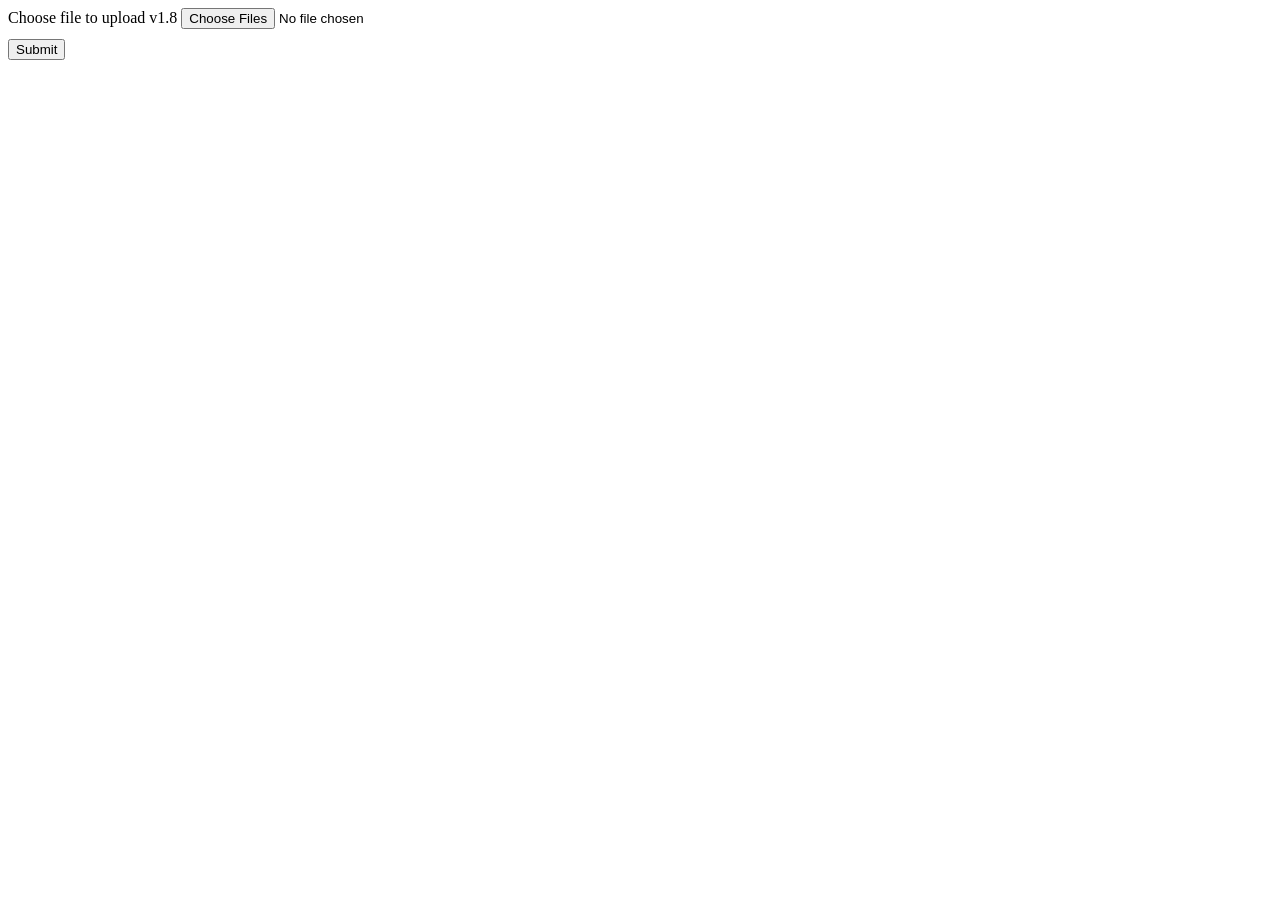
<file: input.html>
<!DOCTYPE html>
<html lang="en-us">
  <head>
    <title>File upload example  !!</title>
    <style>
      div {
        margin-bottom: 10px;
      }
    </style>
  </head>
  <body>
      <form>
       <div>
         <label for="file">Choose file to upload v1.8</label>
         <input type="file" id="file" accept=".hwp,.doc,.docx,.xml,.png,.jpg,application/*" name="file" multiple>
       </div>
       <div>
         <button>Submit</button>
       </div>
      </form>
     <script>
       //var test = document.querySelector('input');
     </script>
  </body>
</html>
</file>
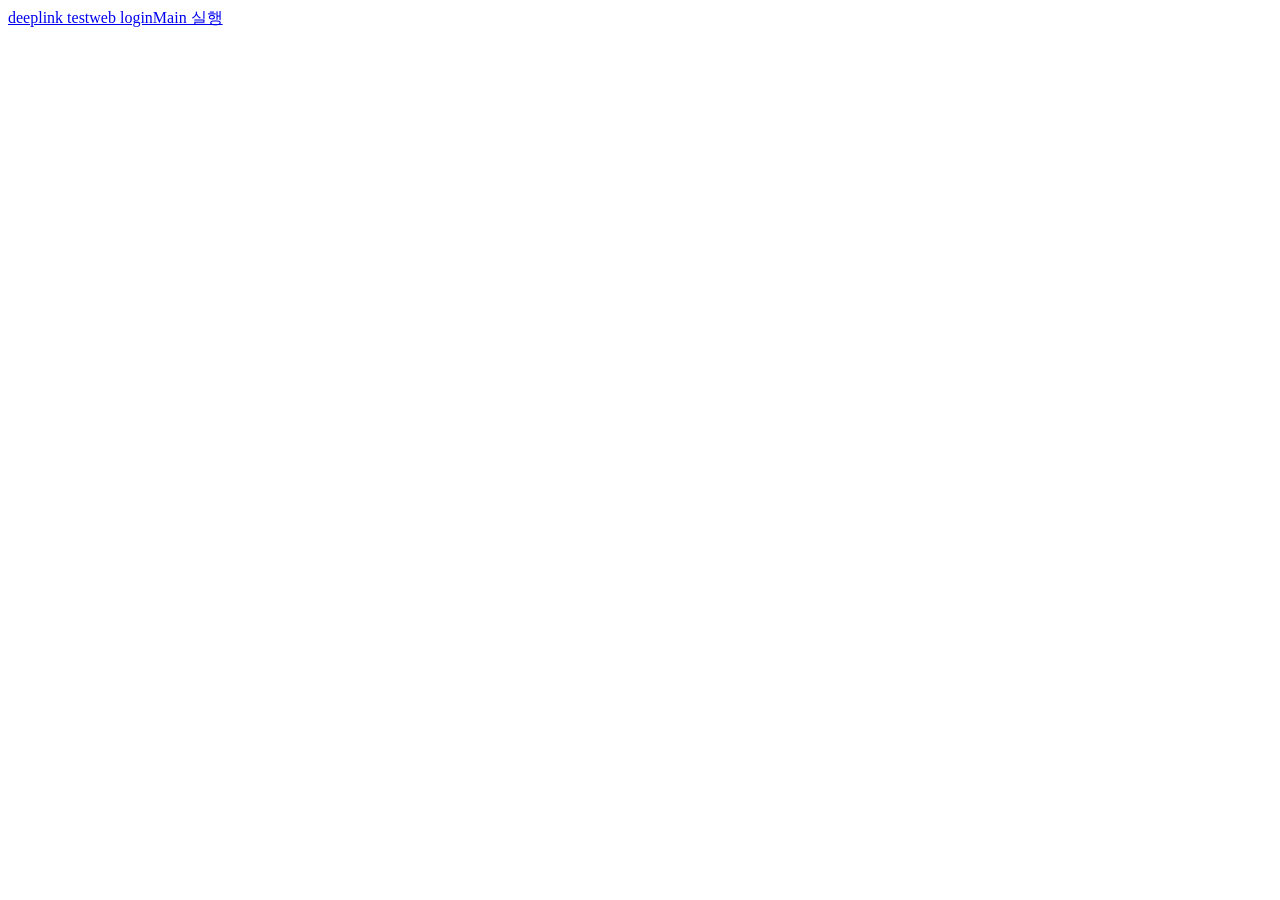
<file: .well-known/deeplink.html>
<!DOCTYPE html>
<html lang="en-us">
  <head>
    <title>deeplink</title>
    <style>
      div {
        margin-bottom: 10px;
      }
    </style>
  </head>
  <body>
      <form>
       <div>
         <a href="https://testweb.baecomm.com/loginMainTF">deeplink testweb loginMain 실행</a>
       </div>
      </form>
  </body>
</html>
</file>
<file: ko/styles.css>
@import url('https://fonts.googleapis.com/css2?family=Noto+Sans+KR:wght@400;500;600;700;800;900&display=swap');
:root{--paper:#f6f7f1;--ink:#1c3025;--green:#214b37;--muted:#68746b;--line:#dce1d6;--mint:#e4ebdf;--orange:#f57141;--font:'Noto Sans KR',Arial,sans-serif}
*{box-sizing:border-box}html{scroll-behavior:smooth;scroll-padding-top:110px}body{margin:0;background:var(--paper);color:var(--ink);font-family:var(--font);font-size:15px;line-height:1.7;word-break:keep-all}button,input,textarea,select{font:inherit}button,a{-webkit-tap-highlight-color:transparent}a{color:inherit;text-decoration:none}button{cursor:pointer;color:inherit}a:focus-visible,button:focus-visible,input:focus-visible,textarea:focus-visible,select:focus-visible{outline:3px solid var(--orange);outline-offset:5px}::selection{background:#e0a98b;color:var(--ink)}.wrap{width:min(1248px,calc(100% - 96px));margin-inline:auto}.header{width:min(1344px,calc(100% - 96px));height:108px;margin:auto;display:flex;align-items:center;justify-content:space-between;gap:28px;border-bottom:1px solid var(--line);position:relative}.brand{display:inline-flex;align-items:center;gap:12px;font-weight:700;font-size:19px;letter-spacing:-.8px;line-height:1.4}.brand-sub{display:block;font-size:8px;letter-spacing:2px;margin-top:5px;font-weight:500}.brand-mark{display:flex;align-items:center;gap:3px;width:32px;height:36px;transform:skewY(-16deg)}.brand-mark i{display:block;background:var(--green);width:13px;height:30px}.brand-mark i:last-child{height:21px;align-self:flex-end}.desktop-nav{display:flex;gap:34px;font-size:13px;font-weight:500}.desktop-nav a:hover,.text-link:hover,.back-top:hover{color:#b74c28}.header-contact{font-size:12px;border-bottom:1px solid var(--ink);padding:8px 0;display:flex;gap:32px;align-items:center}.header-contact span{font-size:20px}.menu-toggle{display:none}.hero{display:grid;grid-template-columns:1.08fr 1fr;align-items:center;min-height:665px;padding-block:62px 72px;gap:32px}.eyebrow{font-size:10px;letter-spacing:1.8px;font-weight:600;display:flex;align-items:center;gap:11px;margin:0 0 27px}.tiny-plus{font-size:20px;color:var(--green)}h1,h2,h3,p{margin-top:0}h1{font-size:clamp(42px,4.75vw,68px);line-height:1.24;font-weight:700;letter-spacing:-4px;margin-bottom:30px}h1 span{color:var(--green)}.hero-description{font-size:15px;color:#657167;line-height:1.9;letter-spacing:-.3px;margin-bottom:37px}.hero-actions{display:flex;align-items:center;gap:29px}.button{display:inline-flex;justify-content:space-between;align-items:center;gap:30px;min-height:53px;padding:14px 24px;font-size:12px;border:1px solid transparent;font-weight:500;border-radius:3px;transition:background .2s,transform .2s}.button:hover{transform:translateY(-2px)}.button span{font-size:21px;line-height:1}.primary{background:var(--green);color:white}.primary:hover{background:#173b29}.text-link{display:inline-flex;align-items:center;gap:18px;font-size:12px;font-weight:600;border:0;background:transparent;padding:8px 0}.text-link span{font-size:21px}.hero-note{display:flex;gap:8px;align-items:center;font-size:10px;color:#788175;margin-top:40px}.status-dot{display:inline-block;width:6px;height:6px;background:#608369;border-radius:50%;flex:none}.note-slash{padding:0 6px;color:#a9b0a2}.hero-visual{position:relative;align-self:stretch;min-height:480px;isolation:isolate;background:#e7ede1;border-radius:4px;overflow:hidden}.visual-top{position:absolute;top:23px;left:24px;right:24px;display:flex;justify-content:space-between;font-size:8px;letter-spacing:1.4px;z-index:2;color:#687665}.hero-art{width:100%;height:100%;position:absolute;inset:0;object-fit:contain}.visual-caption{position:absolute;bottom:25px;left:26px;display:flex;align-items:center;gap:13px;z-index:2}.caption-plus{font-size:34px;font-weight:300;line-height:1}.visual-caption p{margin:0;font-size:10px;line-height:1.8;color:#6d7968}.visual-caption strong{color:var(--green);font-weight:500}.orbital-arrow{border:1px solid #adbba4;border-radius:50%;width:35px;height:35px;display:grid;place-items:center;font-size:21px;margin-left:9px}.visual-stamp{position:absolute;right:22px;top:84px;transform:rotate(8deg);font-size:11px;font-weight:700;line-height:1.25;letter-spacing:.5px;background:var(--orange);color:#253b27;padding:15px 17px;box-shadow:3px 4px 0 #214b3712}.visual-stamp b{font-size:19px}.discipline-strip{border-block:1px solid var(--line)}.discipline-strip .wrap{display:flex;justify-content:space-between;align-items:center;gap:20px;height:64px;font-size:10px;letter-spacing:2px;color:#6b776c}.discipline-strip i{font-size:24px;font-style:normal;color:#819877}.section-space{padding-block:94px}.section-label{font-size:10px;font-weight:500;letter-spacing:1.7px;color:#687764;margin:0 0 24px;line-height:1.6}.section-label span+span{display:block;letter-spacing:0;font-size:11px;font-weight:400;margin-top:13px;color:#7c8874}.about{display:grid;grid-template-columns:1fr 3fr;gap:20px;border-bottom:1px solid var(--line)}h2{font-size:35px;line-height:1.5;font-weight:600;letter-spacing:-1.6px;margin-bottom:22px}.about-content h2{font-size:40px;line-height:1.4}.about-body{display:grid;grid-template-columns:1fr 1.25fr;gap:54px;color:var(--muted);margin-top:30px;font-size:13px;line-height:1.9}.about-body p{margin:0}.section-heading{display:flex;align-items:flex-end;justify-content:space-between;gap:25px;margin-bottom:36px}.section-heading .section-label{margin-bottom:14px}.section-heading h2{margin:0}.section-aside{font-size:11px;color:#74816d;margin:0 0 9px}.projects{padding-bottom:100px}.project-card{display:grid;grid-template-columns:1fr 1.08fr;border:1px solid #dbe0d5;background:#fffdfa;border-radius:4px;overflow:hidden;min-height:500px}.project-story{padding:38px 42px}.project-top{display:flex;justify-content:space-between;align-items:center;margin-bottom:30px}.project-kind{font-size:8px;letter-spacing:1.4px;color:#7b8773}.status-badge{display:inline-flex;gap:7px;align-items:center;border:1px solid #d6decd;border-radius:20px;font-size:9px;padding:4px 10px;color:#5e7356}.project-story h3{font-size:52px;letter-spacing:-2.5px;line-height:1;margin:0 0 23px;font-weight:800}.project-period{color:var(--orange)}.project-lead{font-size:25px;font-weight:500;line-height:1.6;letter-spacing:-1px;margin-bottom:17px}.project-description{font-size:12px;line-height:1.9;color:#727b6b;margin-bottom:25px}.project-tags{display:flex;flex-wrap:wrap;gap:7px}.project-tags span{font-size:9px;border:1px solid #e5e7df;padding:4px 9px;border-radius:3px;color:#75806c}.project-more{margin-top:24px}.project-visual{background:#e1e9da;position:relative;display:flex;justify-content:center;align-items:center;padding:60px 30px;overflow:hidden;background-image:radial-gradient(#b9c8af 1px,transparent 1px);background-size:19px 19px}.project-visual-label{position:absolute;top:23px;left:25px;font-size:7px;letter-spacing:1.5px;color:#738368}.profile-demo{width:315px;max-width:100%;background:#fffefa;padding:24px;border-radius:13px;transform:rotate(-4deg);box-shadow:14px 20px 30px #263d2310;border:1px solid #d3dccd}.demo-header{display:flex;justify-content:space-between;align-items:center;padding-bottom:20px;border-bottom:1px solid #eceee6}.demo-header strong{font-size:24px;font-weight:800;letter-spacing:-1px;line-height:1}.demo-header>span{font-size:8px;color:#7d8c73}.demo-identity{display:flex;align-items:center;gap:10px;margin-top:21px}.demo-avatar{width:39px;height:39px;border-radius:50%;background:#eddfcf;display:grid;place-items:center;color:#a98c6d;font-size:16px;font-family:Georgia,serif}.demo-person{display:block;font-size:10px;font-weight:600}.demo-small{display:block;font-size:8px;margin-top:3px;color:#7d8870}.demo-star{margin-left:auto;color:#9eae92;font-size:23px}.demo-intro{font-size:17px;letter-spacing:-.5px;line-height:1.9;margin:24px 0}.demo-tags{display:flex;gap:6px}.demo-tags span{font-size:8px;padding:4px 7px;border-radius:5px;background:#f0f3e9;color:#728463}.demo-prompt{font-size:10px;background:#214b37;color:#fff;padding:12px;margin-top:22px;border-radius:6px;display:flex;justify-content:space-between;align-items:center}.demo-prompt span{font-size:17px}.floating-note{position:absolute;z-index:2;font-size:10px;background:#f9fbf5;box-shadow:0 8px 20px #1b3c2610;border:1px solid #d6e1cd;padding:9px 14px;border-radius:7px;white-space:nowrap}.note-one{top:83px;right:27px;transform:rotate(4deg)}.note-two{bottom:71px;left:24px;background:#f9d2ba;transform:rotate(5deg);border-color:#f0c7ae;display:flex;align-items:center;gap:10px}.note-two span{font-size:20px}.demo-caption{position:absolute;bottom:18px;left:10px;right:10px;text-align:center;font-size:8px;color:#6d7d62}.services{background:#edf0e7;border-block:1px solid #e1e5d9}.services-grid{display:grid;grid-template-columns:1fr 1.2fr;gap:85px}.services-intro h2{font-size:37px}.services-intro>p:not(.section-label){font-size:12px;color:#69775f;line-height:1.9}.services-intro>.text-link{margin-top:11px}.service-symbol{display:flex;align-items:center;gap:20px;margin-top:34px;line-height:1;font-family:Georgia,serif;font-size:95px;color:#bccab1}.service-symbol i{font-family:Arial,sans-serif;font-size:37px;font-style:normal;color:#e89e74}.service-list article{display:flex;position:relative;gap:22px;padding:29px 0;border-top:1px solid #cfd8c7}.service-list article:last-child{border-bottom:1px solid #cfd8c7}.service-number{font-size:10px;color:#718565;margin-top:6px}.service-list h3{font-size:19px;letter-spacing:-.6px;font-weight:600;margin-bottom:10px}.service-list p{font-size:12px;color:#69775f;line-height:1.9;margin-bottom:15px}.service-tags{font-size:9px;color:#6c7d5f}.service-tags span{padding:0 7px;color:#a1ac97}.service-arrow{margin-left:auto;font-size:23px;color:#718569}.process{padding-bottom:96px}.process-steps{display:grid;grid-template-columns:repeat(3,1fr);gap:32px;margin-top:43px}.process-steps article{border-top:1px solid #cfd9c7;padding-top:20px}.step-index{display:flex;justify-content:space-between;font-size:11px;color:#718565;margin-bottom:28px}.step-index i{font-style:normal;font-size:20px;color:#a7b69c}.process-steps h3{font-size:19px;font-weight:600;letter-spacing:-.7px;margin-bottom:14px}.process-steps p{font-size:12px;line-height:1.9;color:#69775f;margin:0}.contact{background:#214b37;color:#f4f7ed;display:grid;grid-template-columns:1.5fr 1fr;padding:55px 60px;min-height:400px;position:relative;overflow:hidden;border-radius:4px}.contact .eyebrow{font-size:8px;letter-spacing:2px;color:#bed0b8;margin-bottom:20px}.contact h2{font-size:40px;font-weight:500;line-height:1.4;margin-bottom:22px}.contact p:not(.eyebrow){font-size:12px;color:#c3d2bb;line-height:1.9}.light{background:#ecf1df;color:var(--green);margin-top:10px;min-height:48px;font-size:11px}.light:hover{background:#fff}.contact-note{display:block;font-size:9px;color:#b5c8aa;margin-top:15px}.contact-art{position:relative;min-height:270px;display:flex;align-items:center;justify-content:center}.contact-ring{position:absolute;width:240px;height:240px;border:1px solid #5a7956;border-radius:50%}.contact-ring::after{content:'';position:absolute;inset:-22px;border:1px solid #3c6546;border-radius:50%}.contact-art>span{font:200px/1 Arial,sans-serif;color:#c7d7b6;z-index:1;transform:rotate(-4deg);padding-bottom:25px}.contact-art>p{position:absolute;bottom:0;right:12px;font-size:9px!important;letter-spacing:2px;line-height:1.5!important}.footer{padding-block:45px 22px;display:flex;flex-wrap:wrap;align-items:center;gap:28px}.footer .brand{font-size:15px}.footer .brand-mark{transform:scale(.8) skewY(-16deg);margin-right:-5px}.footer>p{font-size:10px;color:#748569;margin:0}.back-top{margin-left:auto;font-size:10px;display:flex;gap:18px;align-items:center}.back-top span{font-size:20px}.footer-bottom{width:100%;border-top:1px solid var(--line);padding-top:21px;display:flex;justify-content:space-between;font-size:8px;color:#738369;letter-spacing:.4px;margin-top:8px}.skip-link{position:fixed;top:5px;left:10px;transform:translateY(-160%);padding:10px 15px;background:white;z-index:99}.skip-link:focus{transform:translateY(0)}dialog{border:1px solid #d4decd;border-radius:10px;width:600px;max-width:calc(100% - 32px);max-height:90dvh;padding:32px;background:var(--paper);color:var(--ink);box-shadow:0 25px 80px #112a2340;overflow:auto}dialog::backdrop{background:#142b24a8;backdrop-filter:blur(5px)}.dialog-header{display:flex;justify-content:space-between;align-items:center;margin-bottom:20px;gap:10px}.dialog-header .section-label{margin:0;font-size:9px}.close-dialog{border:1px solid #d6dfcf;background:transparent;border-radius:50%;width:34px;height:34px;line-height:1;font-size:23px;flex:none}.close-dialog:hover{background:#e6ecdf}dialog h2{font-size:32px;line-height:1.4;margin-top:22px;margin-bottom:20px}.dialog-lead{font-size:13px;color:#6e7b67;line-height:1.9}.product-details{margin:28px 0}.product-details article{border-top:1px solid var(--line);display:flex;gap:18px;padding:17px 0}.product-details article>span{font-size:10px;color:#70845d;padding-top:5px}.product-details h3{font-size:15px;margin-bottom:5px}.product-details p{font-size:12px;color:#6d7c61;margin:0}.dialog-footnote{font-size:10px;color:#6b7a5f;background:#eaf0e1;padding:14px;margin:0}.form-row{display:grid;grid-template-columns:1fr 1fr;gap:15px}form label,#brief-result>label{display:block;font-size:12px;font-weight:500;margin-bottom:16px}input,select,textarea{display:block;width:100%;border:1px solid #ced8c5;border-radius:5px;background:#fffefa;padding:11px 12px;margin-top:7px;font-size:12px;color:#243b2b}textarea{resize:vertical;min-height:70px}input::placeholder,textarea::placeholder{color:#7e8c72;font-size:11px}.required,.optional{font-size:9px;font-weight:400;margin-left:6px;color:#718363}.required{color:#a55b3e}.form-submit{width:100%;margin-top:3px}.form-disclaimer{font-size:10px;text-align:center;margin:12px 0 0;color:#6d7d61}.result-actions{display:flex;align-items:center;gap:22px;margin-top:17px}#copy-status{font-size:12px;color:var(--green);min-height:1.7em;margin:13px 0 0}#brief-output{line-height:1.8;min-height:220px}body.modal-open{overflow:hidden}[hidden]{display:none!important}
@media(min-width:1600px){.hero{min-height:710px}.hero-visual{min-height:500px}}
@media(max-width:1100px){.wrap,.header{width:calc(100% - 64px)}.hero{gap:20px;min-height:600px}.hero-visual{min-height:440px}.hero-actions{gap:17px}.button{padding-inline:19px;gap:22px}.hero-actions .text-link{font-size:11px;gap:10px}h1{font-size:49px;letter-spacing:-3.2px}.hero-description{font-size:12px}.project-story{padding:30px}.project-top{gap:8px}.project-lead{font-size:22px}.services-grid{gap:55px}.section-aside{font-size:10px}.contact{padding:45px}.profile-demo{width:280px}.note-one{right:15px;top:65px}.note-two{left:15px;bottom:65px}.contact-art>span{font-size:160px}.contact-ring{width:190px;height:190px}}
@media(max-width:800px){.header{height:86px}.desktop-nav{gap:20px;font-size:11px}.header-contact{display:none}.brand{font-size:16px}.hero{grid-template-columns:1fr;gap:36px;padding-block:44px}.hero-copy{max-width:650px}.hero h1{font-size:60px}.hero-description{font-size:14px}.hero-actions .text-link{font-size:12px}.hero-note{margin-top:26px}.hero-visual{height:440px;min-height:0}.hero-art{object-fit:contain}.visual-stamp{right:42px}.discipline-strip .wrap{font-size:8px;letter-spacing:1px;gap:12px}.discipline-strip i{font-size:18px}.section-space{padding-block:64px}.about{grid-template-columns:1fr}.about .section-label>span{display:inline}.about .section-label>span+span{margin-left:25px}.about-content h2{font-size:35px}.about-body{gap:35px}.project-card{grid-template-columns:1fr 1fr}.project-story{padding:25px}.project-story h3{font-size:42px}.project-top{display:block;margin-bottom:25px}.project-top .status-badge{margin-top:10px}.project-kind{display:block}.project-lead{font-size:19px}.project-description{font-size:11px}.project-visual{padding:60px 20px}.profile-demo{padding:18px}.demo-intro{font-size:14px}.floating-note{font-size:8px;padding:7px 10px}.note-one{top:65px;right:12px}.note-two{bottom:55px;left:8px}.project-visual-label{font-size:6px;left:16px}.demo-caption{font-size:6px}.services-grid{grid-template-columns:1fr 1.2fr;gap:30px}.services-intro h2{font-size:29px}.service-list article{gap:12px}.service-list h3{font-size:17px}.service-list p{font-size:11px}.service-tags{font-size:8px}.section-aside{display:none}.process-steps{gap:22px}.process-steps h3{font-size:16px}.process-steps p{font-size:11px}.contact{padding:36px;grid-template-columns:1.5fr 1fr}.contact h2{font-size:32px}.contact-art>span{font-size:125px}.contact-ring{width:145px;height:145px}.contact-ring:after{inset:-15px}.contact-art>p{font-size:7px!important}.footer>p{display:none}}
@media(max-width:580px){html{scroll-padding-top:30px}.wrap,.header{width:calc(100% - 40px)}.header{height:78px}.brand{font-size:15px;gap:8px}.brand-sub{font-size:6px;letter-spacing:1.6px}.brand-mark{transform:scale(.85) skewY(-16deg);width:30px}.desktop-nav{display:none}.menu-toggle{display:flex;flex-direction:column;justify-content:center;gap:6px;width:38px;height:38px;border:1px solid #d4deca;border-radius:50%;background:transparent;padding:10px}.menu-toggle span{width:16px;height:1px;background:var(--ink)}.mobile-nav{position:absolute;top:68px;right:0;left:0;background:#fffefa;border:1px solid var(--line);border-radius:5px;z-index:10;padding:14px;box-shadow:0 12px 20px #223b2112}.mobile-nav a{display:block;padding:10px;font-size:13px}.hero{padding-top:35px;gap:32px}.eyebrow{font-size:8px;letter-spacing:1.2px;margin-bottom:23px}.hero h1{font-size:42px;letter-spacing:-2.5px;line-height:1.32;margin-bottom:23px}.hero-description{font-size:12px;line-height:1.95;margin-bottom:25px}.hero-actions{gap:20px}.hero-actions .button{font-size:10px;padding:12px 16px;gap:22px;min-height:47px}.hero-actions .text-link{font-size:10px;gap:10px}.hero-note{font-size:8px;margin-top:24px}.hero-visual{height:350px}.visual-top{font-size:6px;left:17px;right:17px;top:17px}.visual-stamp{top:65px;right:18px;padding:10px 12px;font-size:9px}.visual-stamp b{font-size:15px}.visual-caption{bottom:18px;left:18px;gap:8px}.visual-caption p{font-size:8px}.orbital-arrow{width:28px;height:28px;font-size:17px;margin-left:7px}.caption-plus{font-size:27px}.discipline-strip .wrap{justify-content:center;gap:20px;font-size:7px;height:51px}.discipline-strip .wrap span:last-child,.discipline-strip i:last-of-type{display:none}.section-space{padding-block:48px}.section-label{font-size:8px;margin-bottom:20px}.about{gap:5px}.about .section-label>span+span{font-size:9px;margin-left:20px}.about-content h2{font-size:28px;letter-spacing:-1.5px}.about-body{grid-template-columns:1fr;gap:16px;margin-top:24px;font-size:12px;line-height:1.9}h2{font-size:27px;letter-spacing:-1.2px}.section-heading{margin-bottom:25px}.project-card{grid-template-columns:1fr}.project-story{padding:26px}.project-top{display:flex;align-items:center;margin-bottom:29px}.project-top .status-badge{margin:0}.project-story h3{font-size:47px}.project-lead{font-size:23px}.project-description{font-size:12px}.project-tags span{font-size:8px}.project-more{margin-top:21px;font-size:11px}.project-visual{min-height:415px;padding:56px 28px}.profile-demo{width:275px;padding:22px}.demo-intro{font-size:16px}.project-visual-label{font-size:6px;left:22px}.note-one{top:64px;font-size:9px}.note-two{bottom:53px;left:14px;font-size:9px}.demo-caption{font-size:7px;bottom:15px}.services-grid{grid-template-columns:1fr;gap:27px}.services-intro h2{font-size:29px;margin-bottom:17px}.services-intro p{font-size:12px}.service-symbol{display:none}.services-intro>.text-link{margin-top:3px}.service-list article{padding:23px 0;gap:18px}.service-number{font-size:9px}.service-list h3{font-size:19px}.service-list p{font-size:12px}.service-tags{font-size:9px}.service-arrow{font-size:22px}.process-steps{grid-template-columns:1fr;gap:25px;margin-top:28px}.process-steps article{display:grid;grid-template-columns:45px 1fr;padding-top:20px;gap:5px 15px}.step-index{grid-row:span 2;display:block;margin:0;font-size:10px;padding-top:5px}.step-index i{display:block;margin-top:15px;font-size:22px}.process-steps h3{font-size:19px;margin:0 0 7px}.process-steps p{font-size:12px}.contact{padding:30px 25px;grid-template-columns:1fr;min-height:0}.contact h2{font-size:31px}.contact .eyebrow{font-size:7px}.contact-art{display:none}.contact p:not(.eyebrow){font-size:11px}.contact .button{font-size:10px}.contact-note{font-size:8px}.footer{padding-top:28px;gap:20px}.footer .brand{font-size:13px;gap:4px}.back-top{font-size:9px;gap:11px}.footer-bottom{font-size:7px;margin:0;gap:10px;align-items:center}.footer-bottom span:last-child{max-width:145px;text-align:right;font-size:6px}dialog{padding:23px;border-radius:8px}dialog h2{font-size:28px}.dialog-lead{font-size:12px}.form-row{grid-template-columns:1fr;gap:0}.result-actions{gap:17px}.result-actions .button{font-size:11px;gap:17px}.result-actions .text-link{font-size:11px}.dialog-footnote{font-size:9px}.form-disclaimer{font-size:9px}.dialog-header .section-label{font-size:8px}}
@media(prefers-reduced-motion:reduce){html{scroll-behavior:auto}*,*::before,*::after{transition:none!important;animation:none!important}}
</file>
